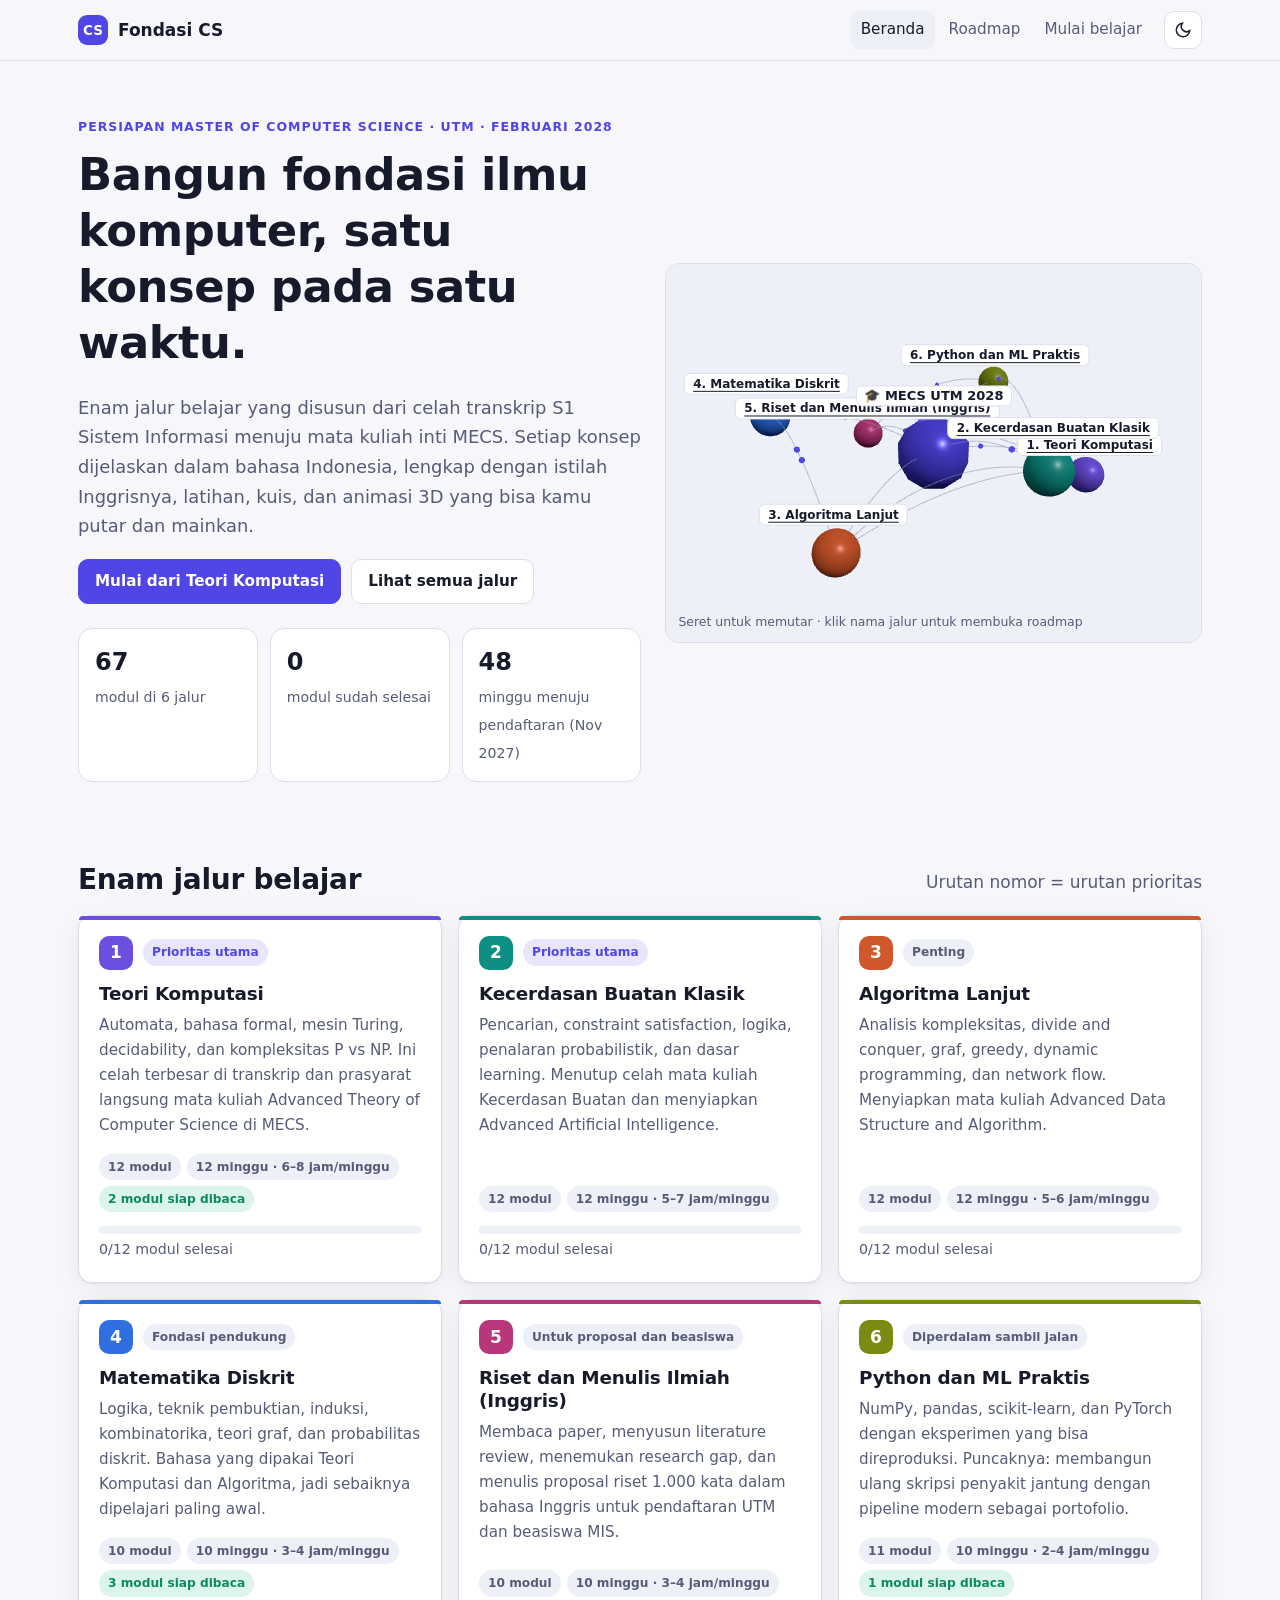
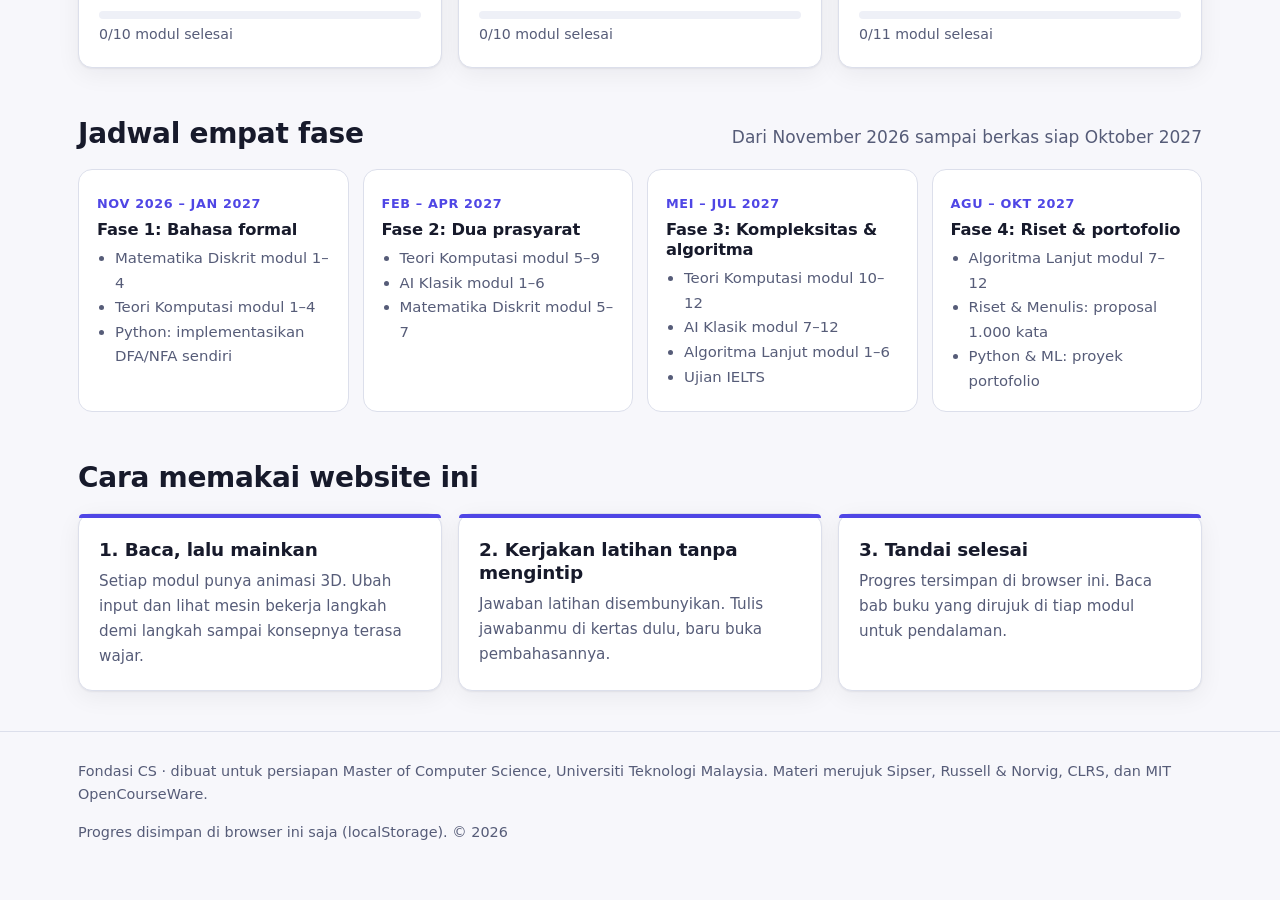
<file: index.html>
<!doctype html>
<html lang="id">
<head>
  <meta charset="utf-8">
  <meta name="viewport" content="width=device-width, initial-scale=1">
  <title>Fondasi CS · Persiapan Master of Computer Science UTM</title>
  <meta name="description" content="Website belajar mandiri berbahasa Indonesia untuk menyiapkan fondasi Master of Computer Science: Teori Komputasi, AI klasik, algoritma, matematika diskrit, riset, dan ML, dengan animasi 3D interaktif.">
  <meta name="theme-color" content="#4f46e5">
  <link rel="icon" href="assets/favicon.svg" type="image/svg+xml">
  <script>try{var t=localStorage.getItem("fondasi-cs:theme");if(t)document.documentElement.dataset.theme=t}catch(e){}</script>
  <link rel="stylesheet" href="assets/css/style.css">
  <script type="importmap">{"imports":{"three":"./assets/vendor/three/three.module.min.js","three/addons/":"./assets/vendor/three/addons/"}}</script>
</head>
<body>
  <a class="skip-link" href="#main">Lewati ke konten</a>
  <header class="site-header">
    <div class="wrap">
      <a class="brand" href="./"><span class="brand-mark" aria-hidden="true">CS</span> Fondasi CS</a>
      <nav class="nav" aria-label="Navigasi utama">
        <a href="./" aria-current="page">Beranda</a>
        <a class="hide-sm" href="roadmap.html?jalur=teori-komputasi">Roadmap</a>
        <a class="hide-sm" href="teori-komputasi/01-bahasa-dan-dfa.html">Mulai belajar</a>
      </nav>
      <button class="icon-btn" type="button" data-theme-toggle aria-label="Ganti tema"></button>
    </div>
  </header>

  <main id="main" class="wrap">
    <section class="hero">
      <div>
        <p class="eyebrow">Persiapan Master of Computer Science · UTM · Februari 2028</p>
        <h1>Bangun fondasi ilmu komputer, satu konsep pada satu waktu.</h1>
        <p class="lead">Enam jalur belajar yang disusun dari celah transkrip S1 Sistem Informasi menuju mata kuliah inti MECS. Setiap konsep dijelaskan dalam bahasa Indonesia, lengkap dengan istilah Inggrisnya, latihan, kuis, dan animasi 3D yang bisa kamu putar dan mainkan.</p>
        <div class="hero-actions">
          <a class="btn btn-primary" href="teori-komputasi/01-bahasa-dan-dfa.html">Mulai dari Teori Komputasi</a>
          <a class="btn" href="#jalur">Lihat semua jalur</a>
        </div>
        <div class="stats">
          <div class="stat"><b data-stat-total>–</b><span>modul di 6 jalur</span></div>
          <div class="stat"><b data-stat-done>0</b><span>modul sudah selesai</span></div>
          <div class="stat"><b data-stat-weeks>–</b><span>minggu menuju pendaftaran (Nov 2027)</span></div>
        </div>
      </div>
      <div class="hero-viz" data-hero-viz>
        <span class="hint">Seret untuk memutar · klik nama jalur untuk membuka roadmap</span>
      </div>
    </section>

    <section id="jalur" aria-labelledby="jalur-title">
      <div class="section-head">
        <h2 id="jalur-title">Enam jalur belajar</h2>
        <span class="muted">Urutan nomor = urutan prioritas</span>
      </div>
      <div class="grid-cards" data-track-cards></div>
    </section>

    <section aria-labelledby="fase-title">
      <div class="section-head">
        <h2 id="fase-title">Jadwal empat fase</h2>
        <span class="muted">Dari November 2026 sampai berkas siap Oktober 2027</span>
      </div>
      <div class="phases" data-phases></div>
    </section>

    <section aria-labelledby="cara-title">
      <div class="section-head"><h2 id="cara-title">Cara memakai website ini</h2></div>
      <div class="grid-cards">
        <div class="card"><h3>1. Baca, lalu mainkan</h3><p>Setiap modul punya animasi 3D. Ubah input dan lihat mesin bekerja langkah demi langkah sampai konsepnya terasa wajar.</p></div>
        <div class="card"><h3>2. Kerjakan latihan tanpa mengintip</h3><p>Jawaban latihan disembunyikan. Tulis jawabanmu di kertas dulu, baru buka pembahasannya.</p></div>
        <div class="card"><h3>3. Tandai selesai</h3><p>Progres tersimpan di browser ini. Baca bab buku yang dirujuk di tiap modul untuk pendalaman.</p></div>
      </div>
    </section>
  </main>

  <footer class="site-footer">
    <div class="wrap">
      <p>Fondasi CS · dibuat untuk persiapan Master of Computer Science, Universiti Teknologi Malaysia. Materi merujuk Sipser, Russell &amp; Norvig, CLRS, dan MIT OpenCourseWare.</p>
      <p>Progres disimpan di browser ini saja (localStorage). © <span data-year></span></p>
    </div>
  </footer>

  <script type="module" src="assets/js/app.js"></script>
  <script type="module" src="assets/js/pages/home.js"></script>
</body>
</html>
</file>
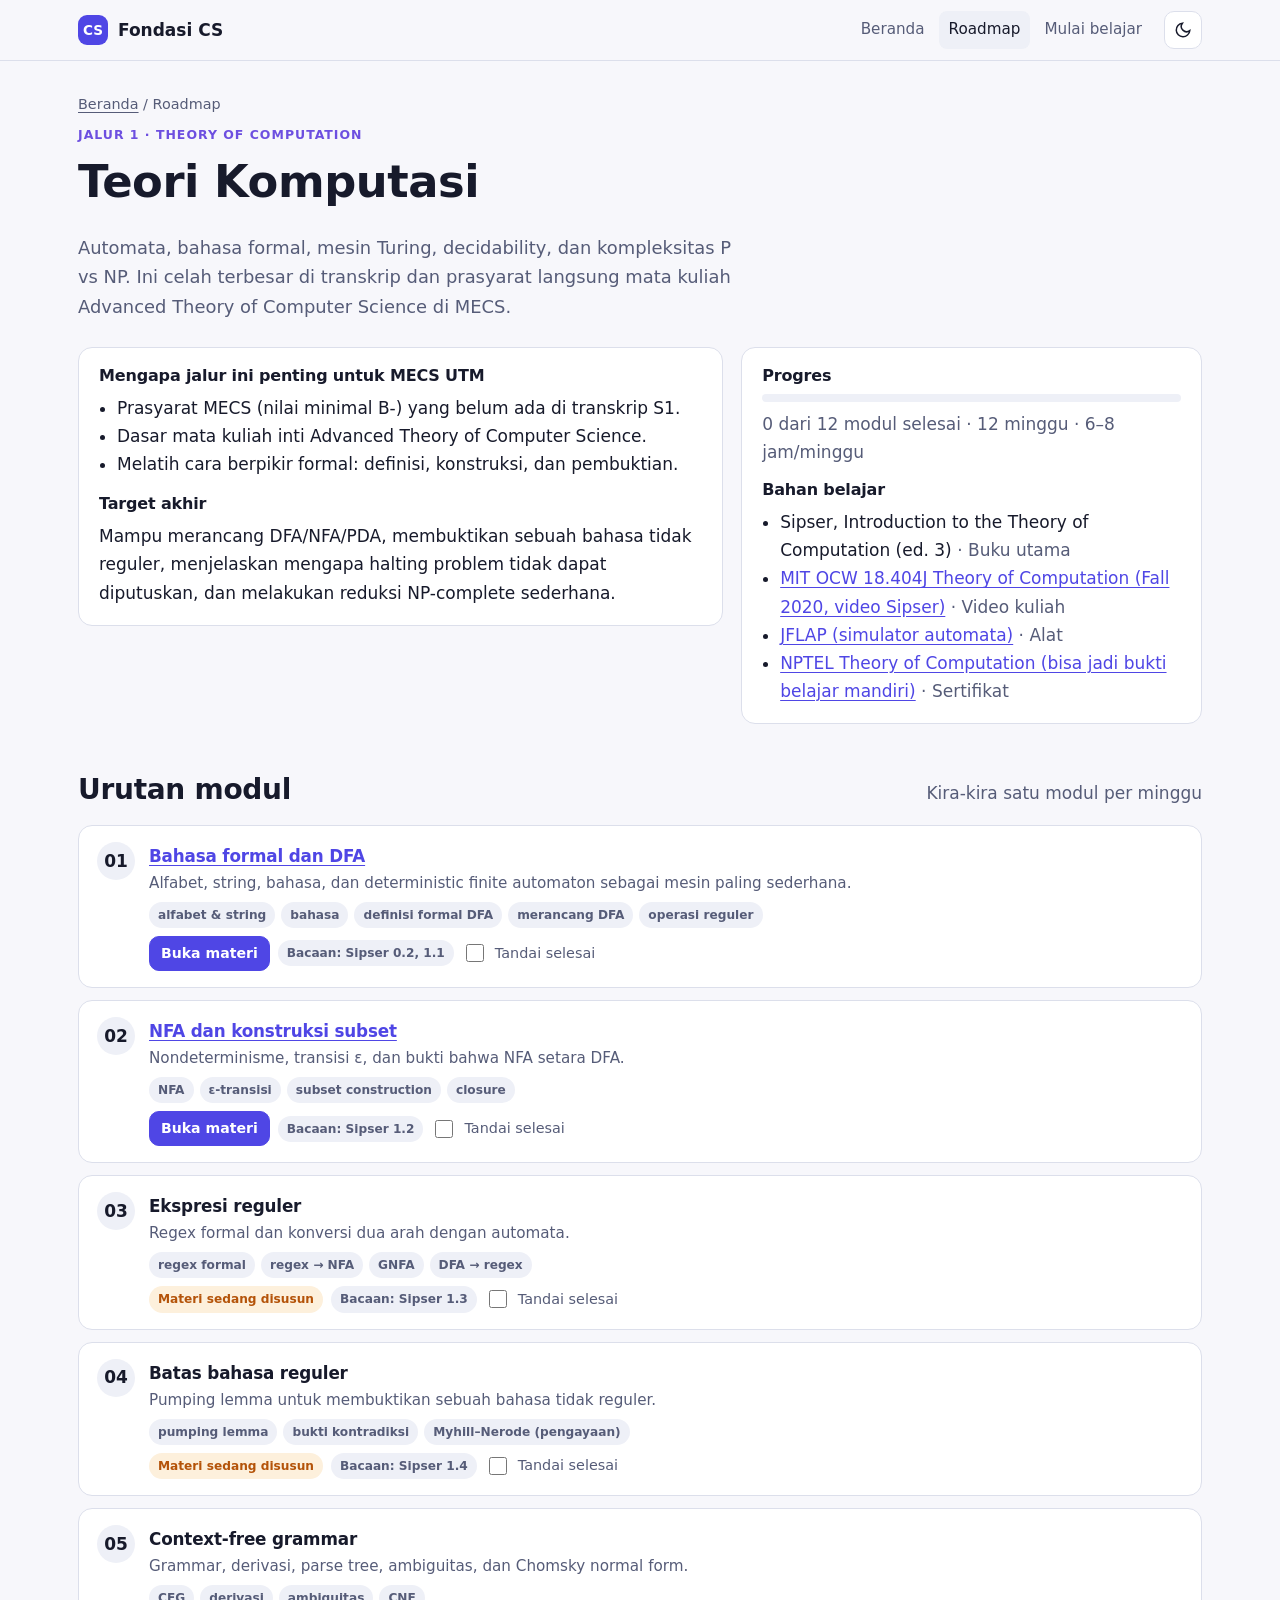
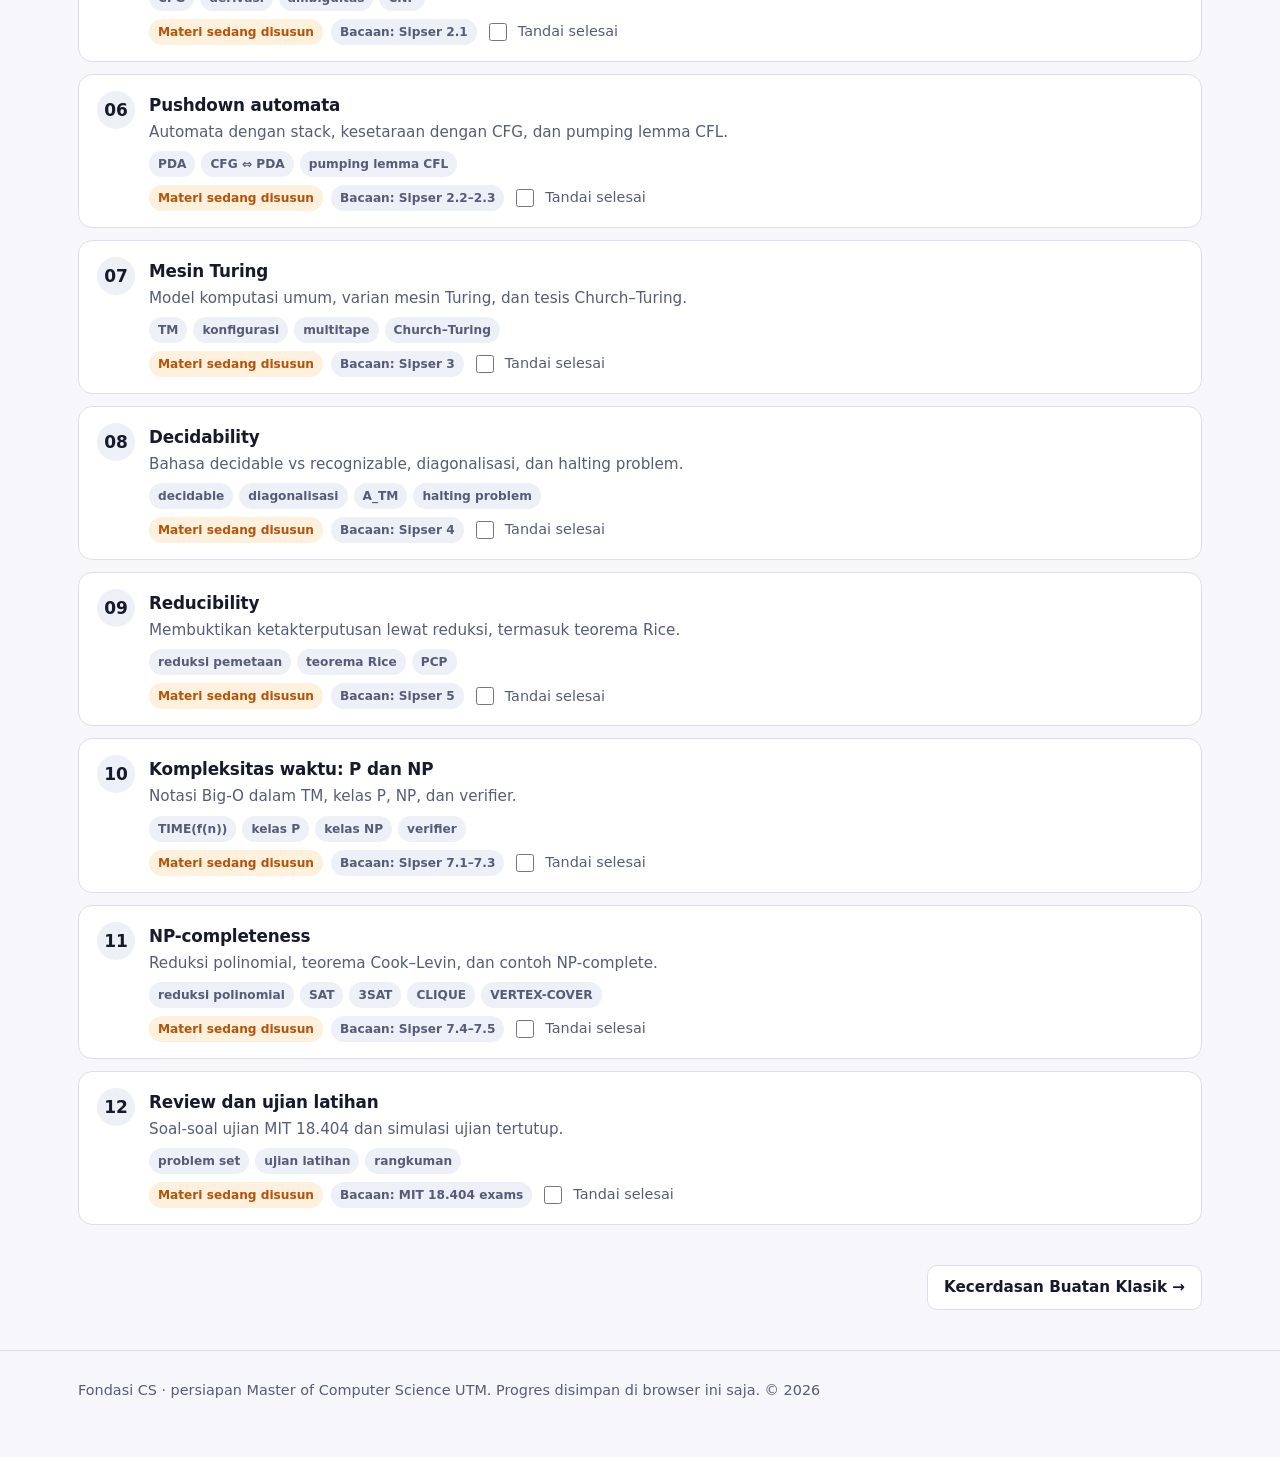
<file: roadmap.html>
<!doctype html>
<html lang="id">
<head>
  <meta charset="utf-8">
  <meta name="viewport" content="width=device-width, initial-scale=1">
  <title>Roadmap · Fondasi CS</title>
  <meta name="description" content="Roadmap modul per jalur belajar: Teori Komputasi, AI klasik, algoritma lanjut, matematika diskrit, riset dan menulis ilmiah, Python dan ML.">
  <meta name="theme-color" content="#4f46e5">
  <link rel="icon" href="assets/favicon.svg" type="image/svg+xml">
  <script>try{var t=localStorage.getItem("fondasi-cs:theme");if(t)document.documentElement.dataset.theme=t}catch(e){}</script>
  <link rel="stylesheet" href="assets/css/style.css">
</head>
<body>
  <a class="skip-link" href="#main">Lewati ke konten</a>
  <header class="site-header">
    <div class="wrap">
      <a class="brand" href="./"><span class="brand-mark" aria-hidden="true">CS</span> Fondasi CS</a>
      <nav class="nav" aria-label="Navigasi utama">
        <a href="./">Beranda</a>
        <a class="hide-sm" href="roadmap.html?jalur=teori-komputasi" aria-current="page">Roadmap</a>
        <a class="hide-sm" href="teori-komputasi/01-bahasa-dan-dfa.html">Mulai belajar</a>
      </nav>
      <button class="icon-btn" type="button" data-theme-toggle aria-label="Ganti tema"></button>
    </div>
  </header>

  <main id="main" class="wrap" data-roadmap>
    <noscript><p>Halaman roadmap butuh JavaScript. Aktifkan JavaScript untuk melihat daftar modul.</p></noscript>
  </main>

  <footer class="site-footer">
    <div class="wrap">
      <p>Fondasi CS · persiapan Master of Computer Science UTM. Progres disimpan di browser ini saja. © <span data-year></span></p>
    </div>
  </footer>

  <script type="module" src="assets/js/app.js"></script>
  <script type="module" src="assets/js/pages/roadmap.js"></script>
</body>
</html>
</file>
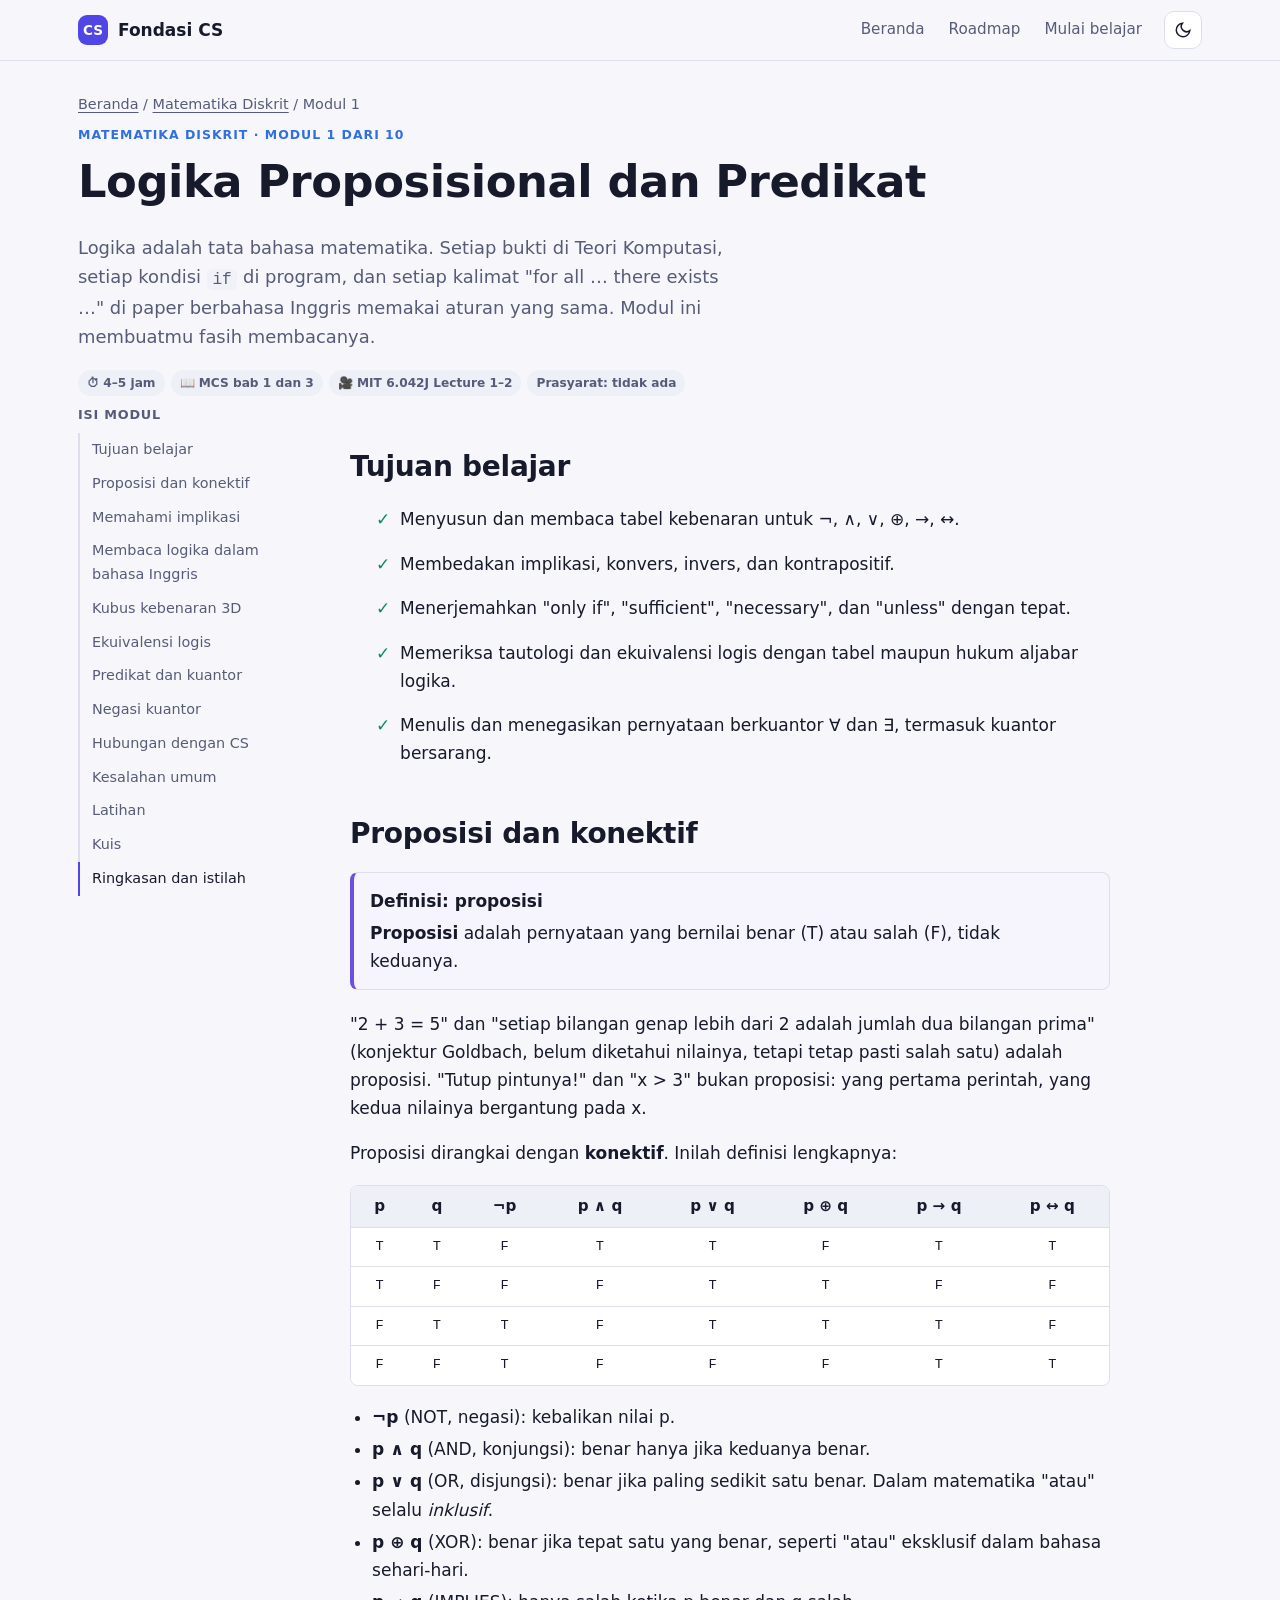
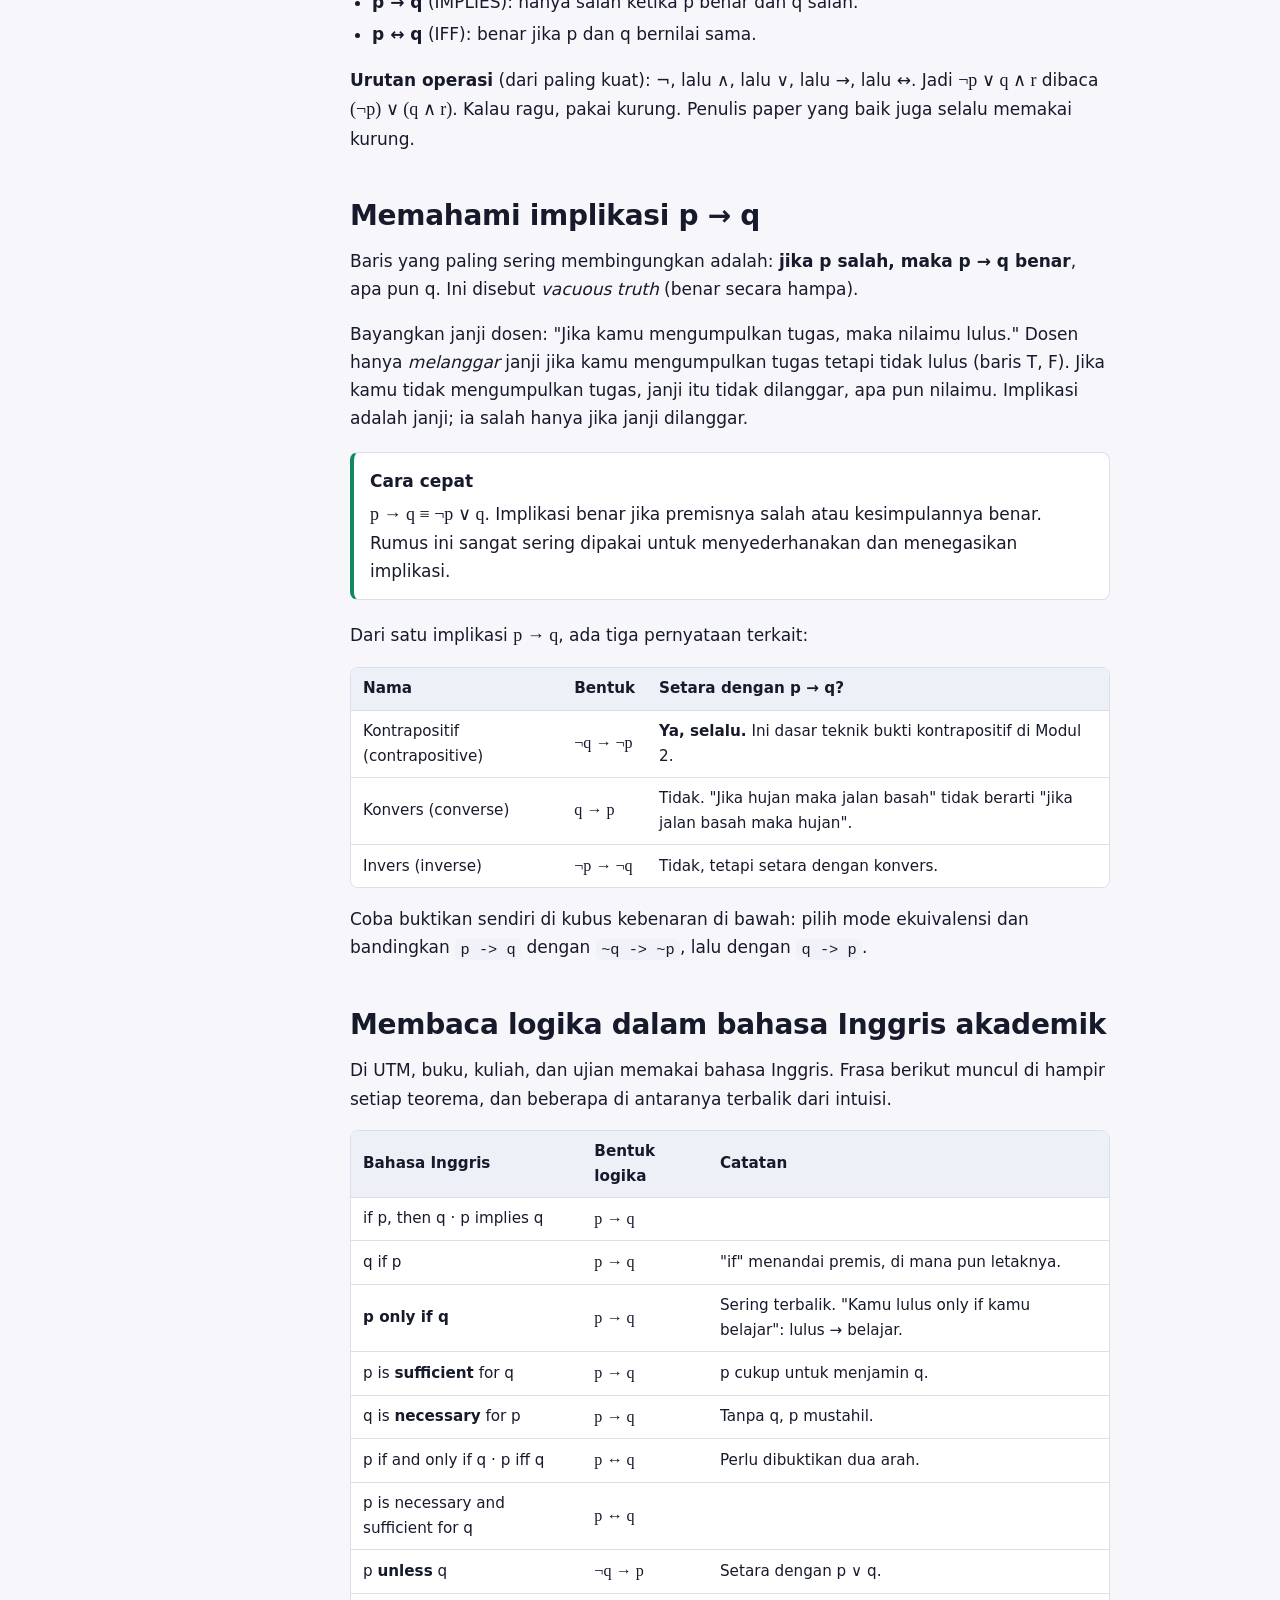
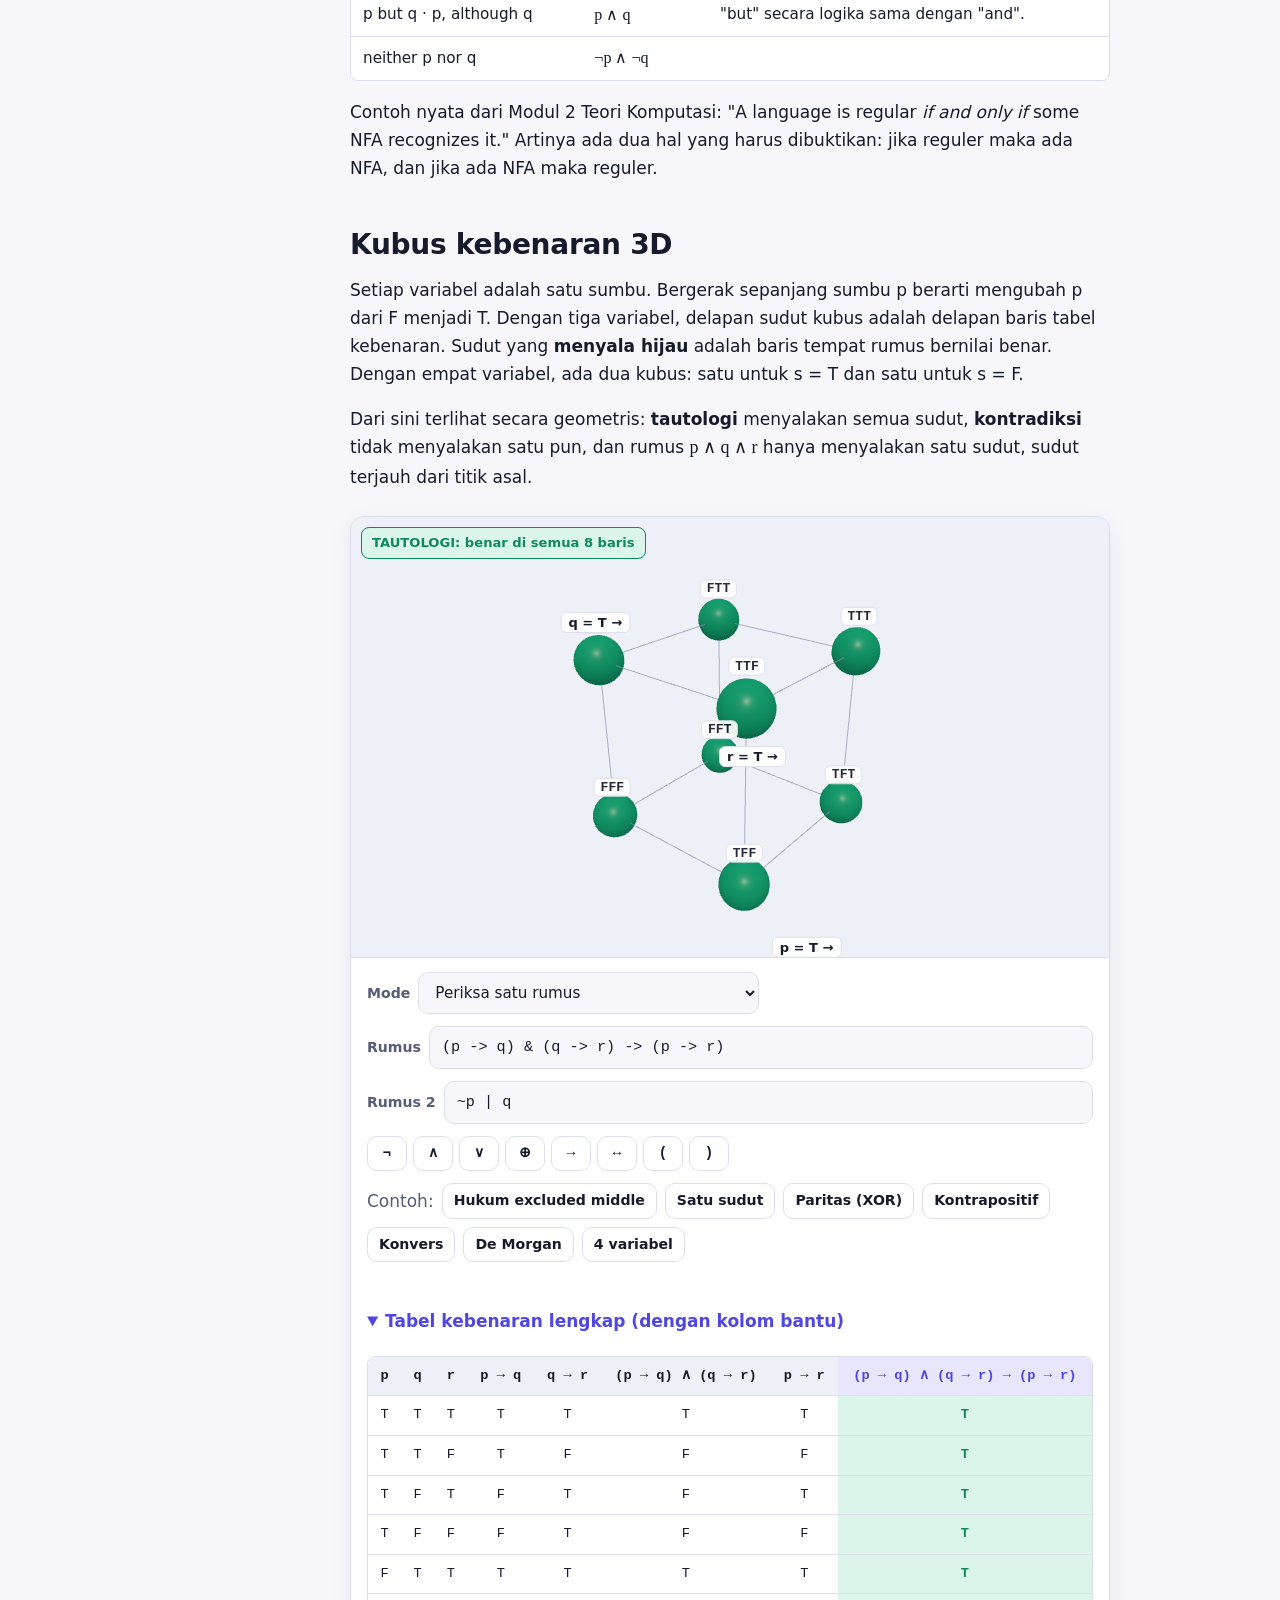
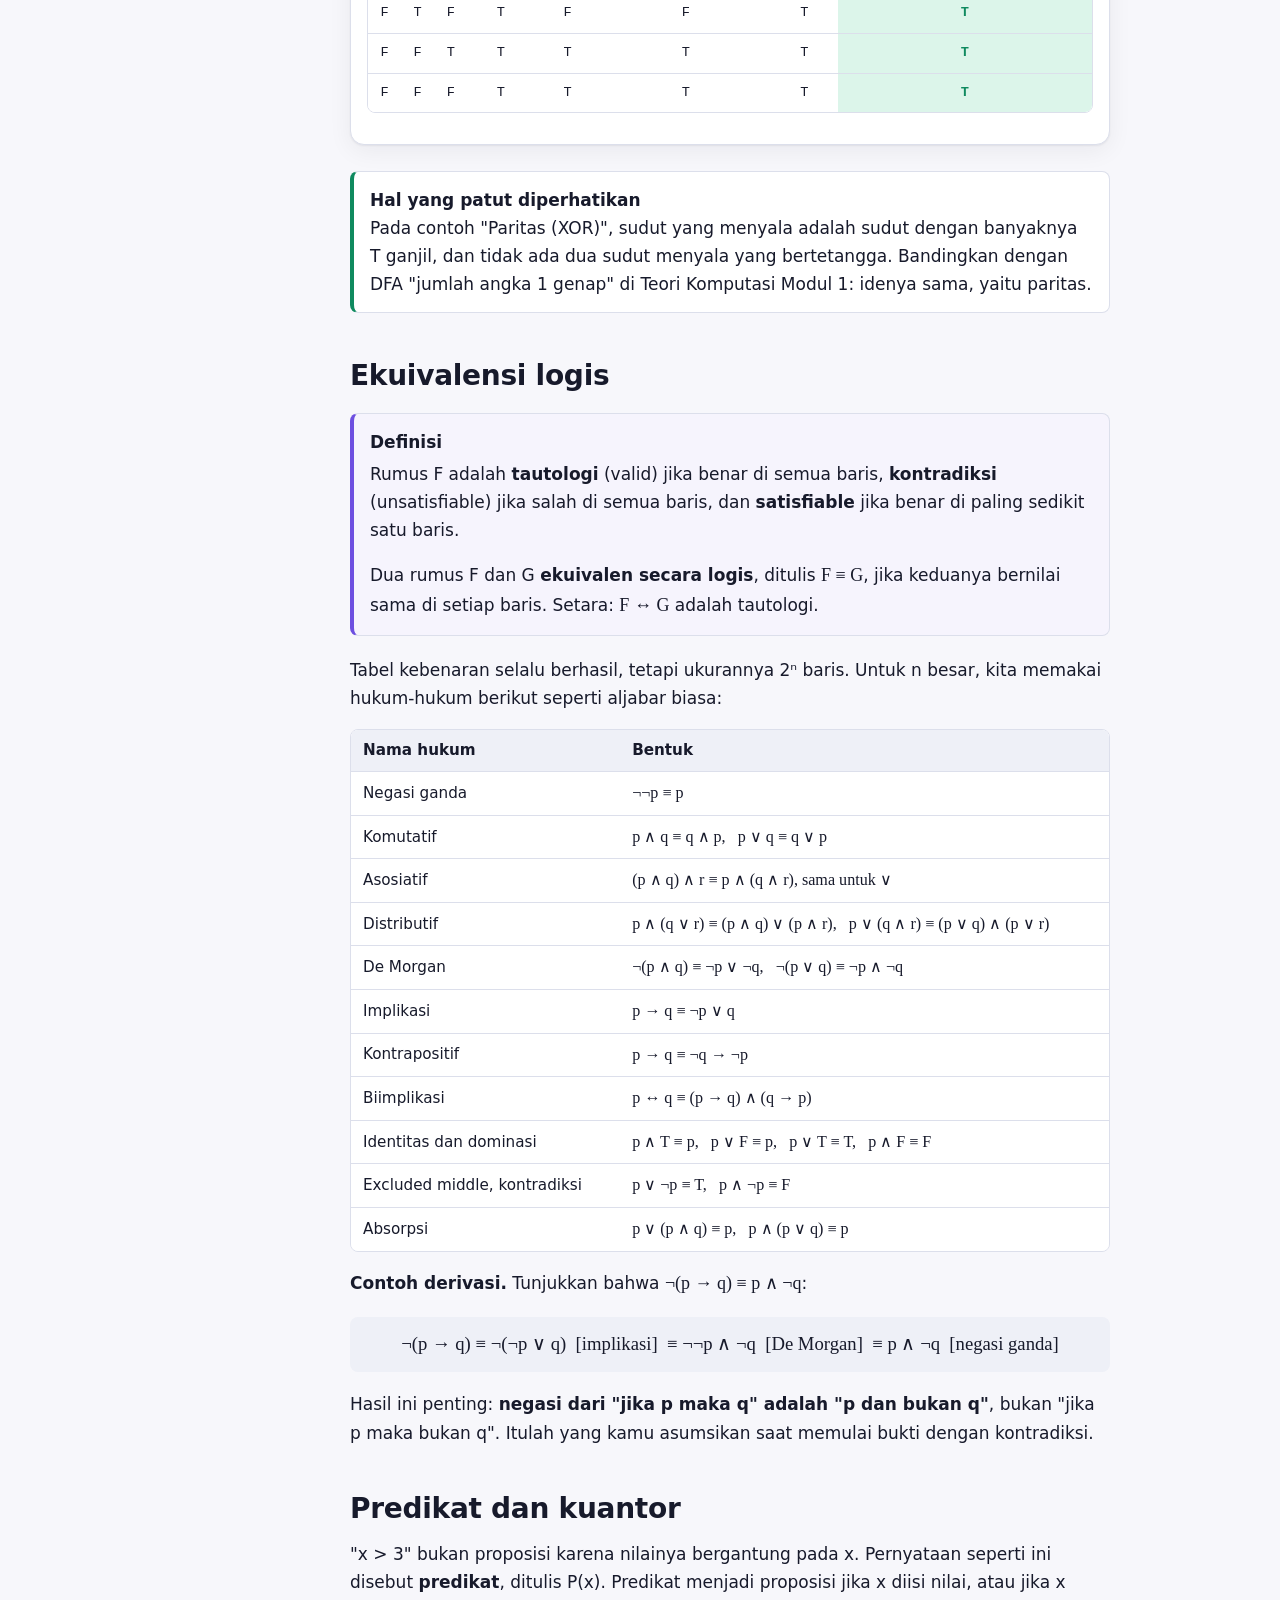
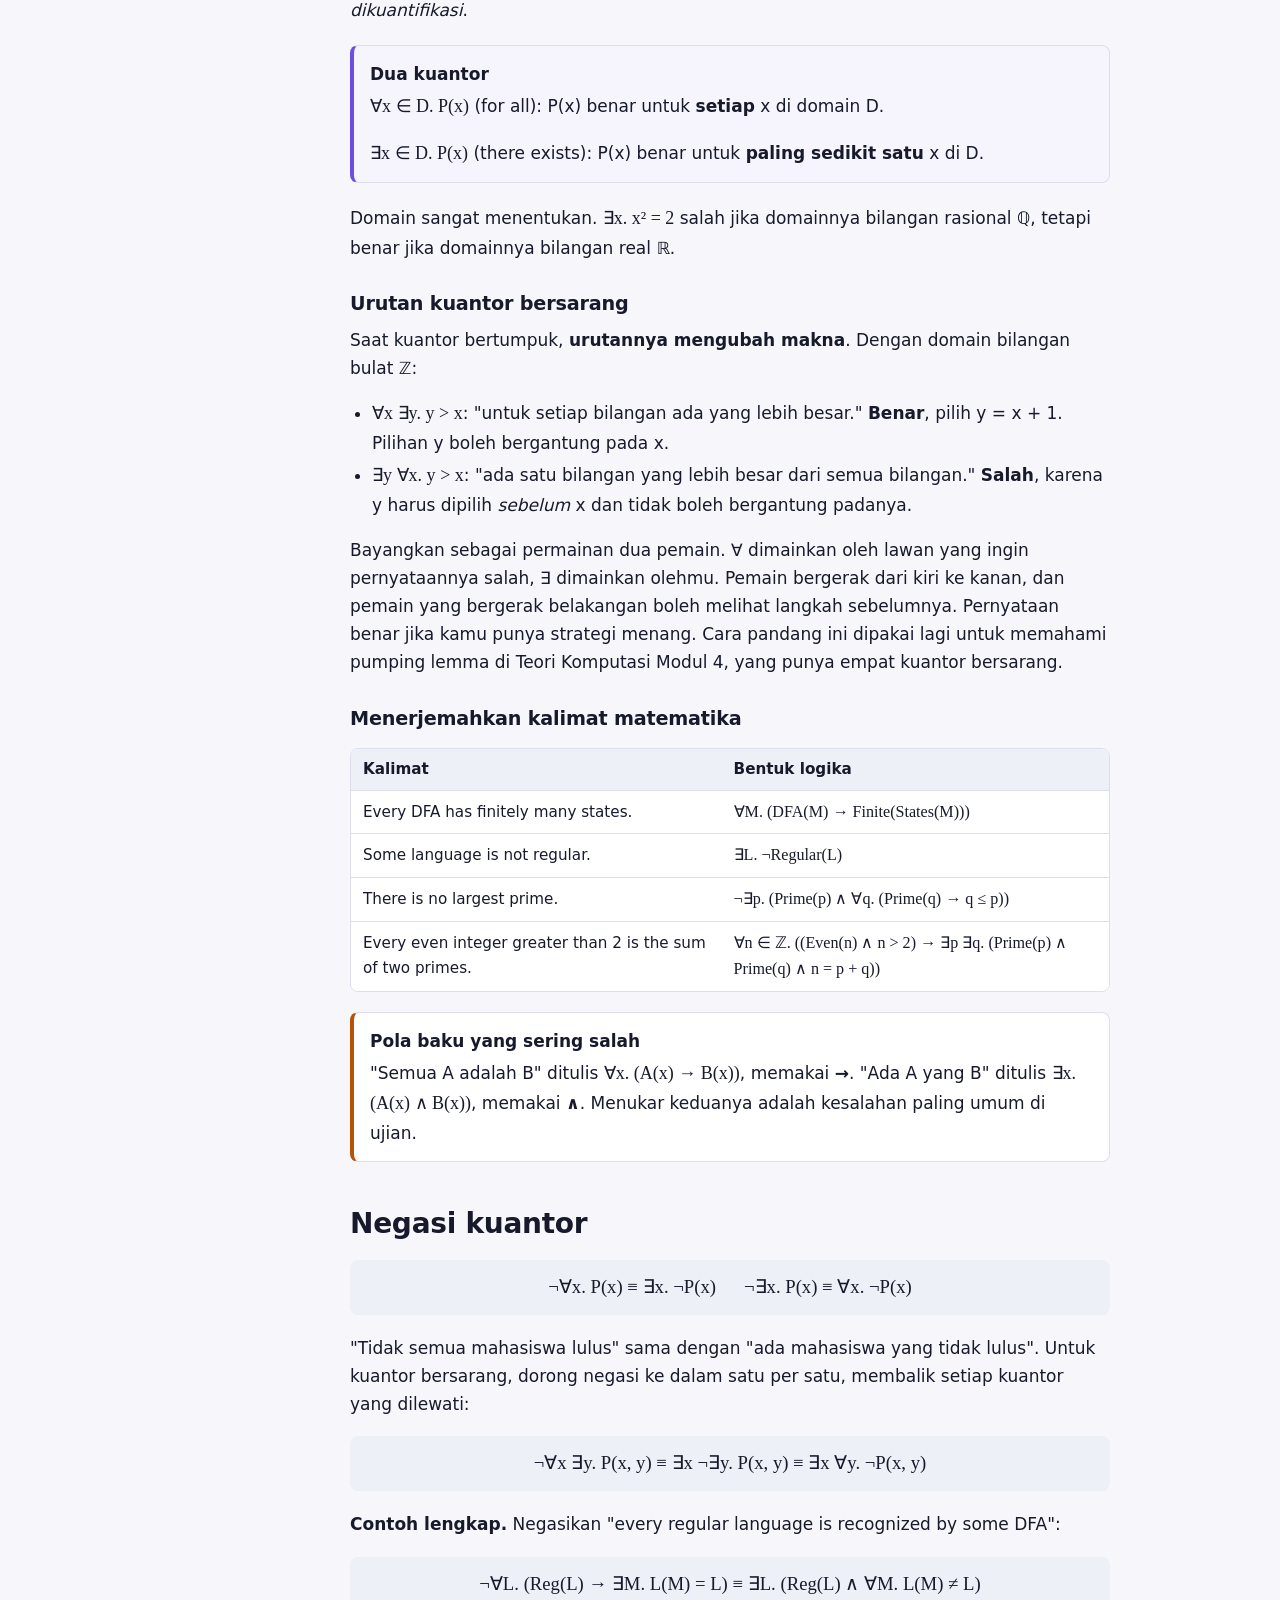
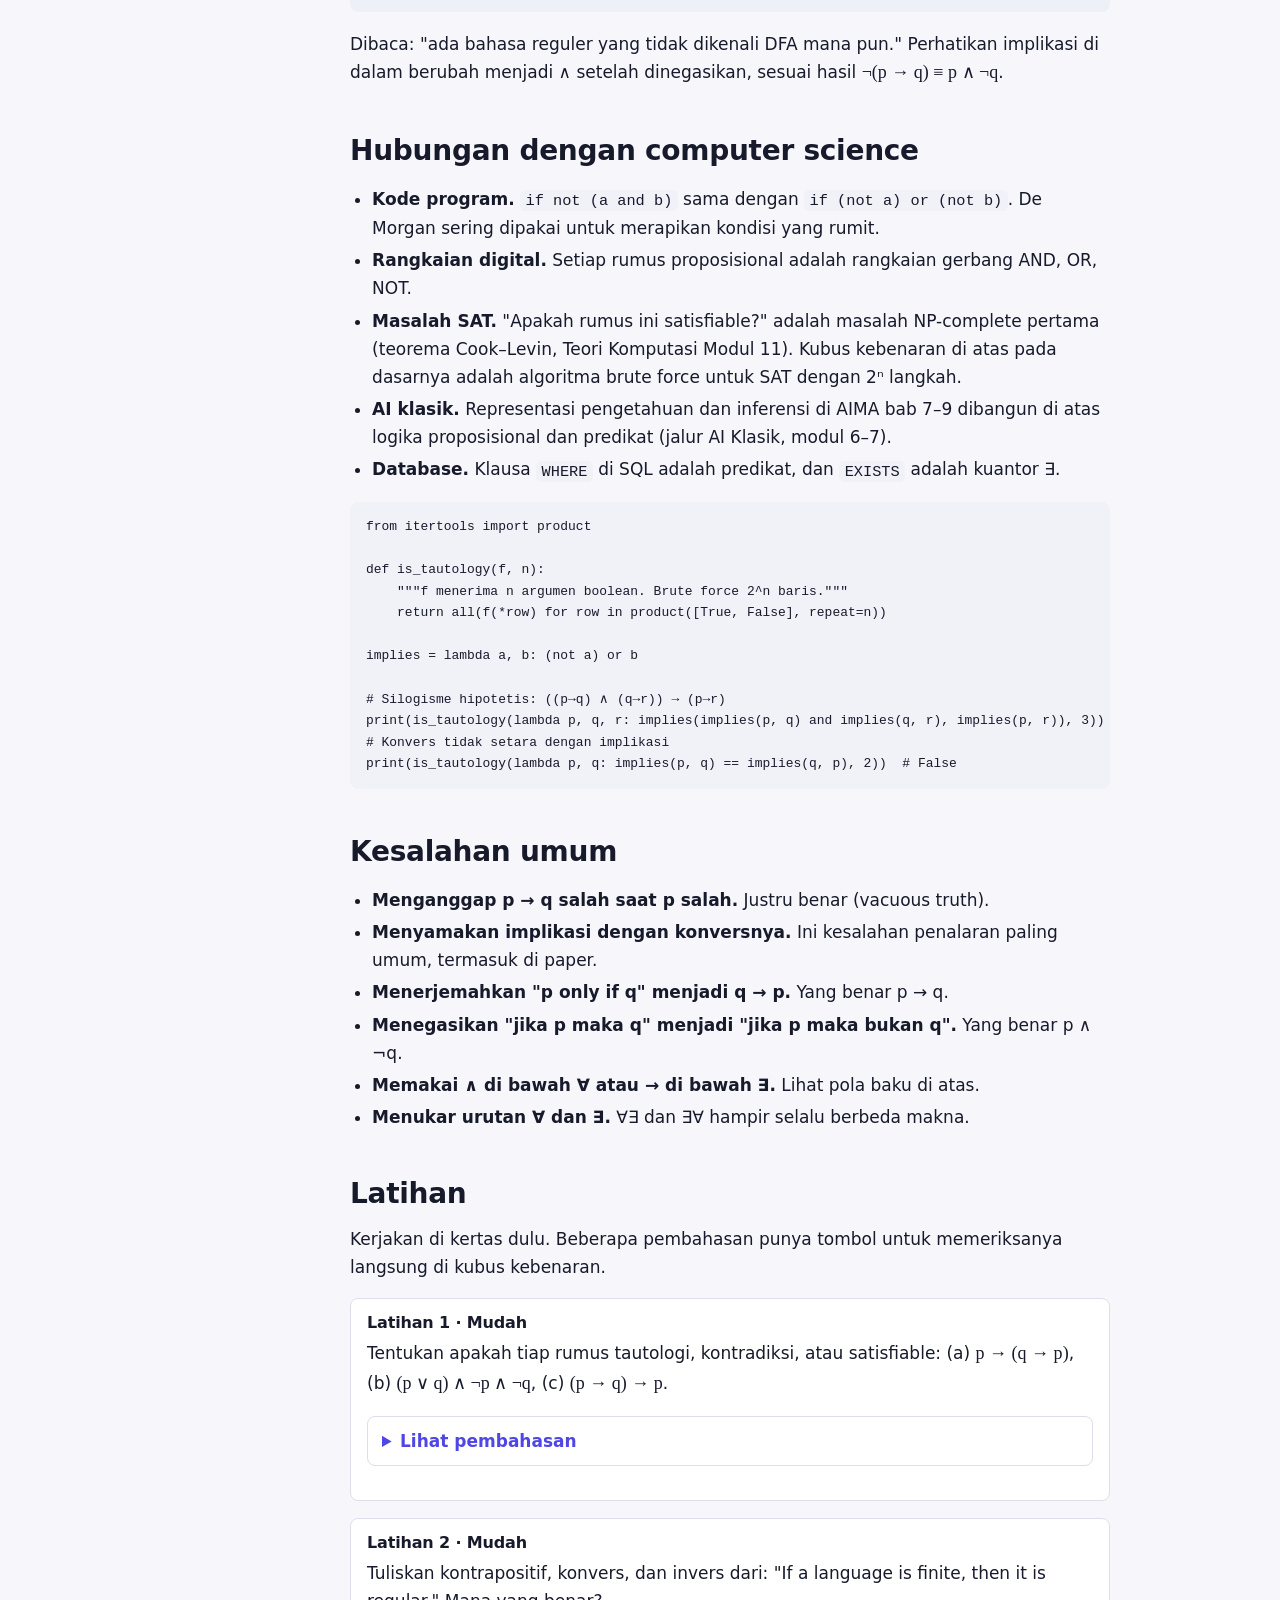
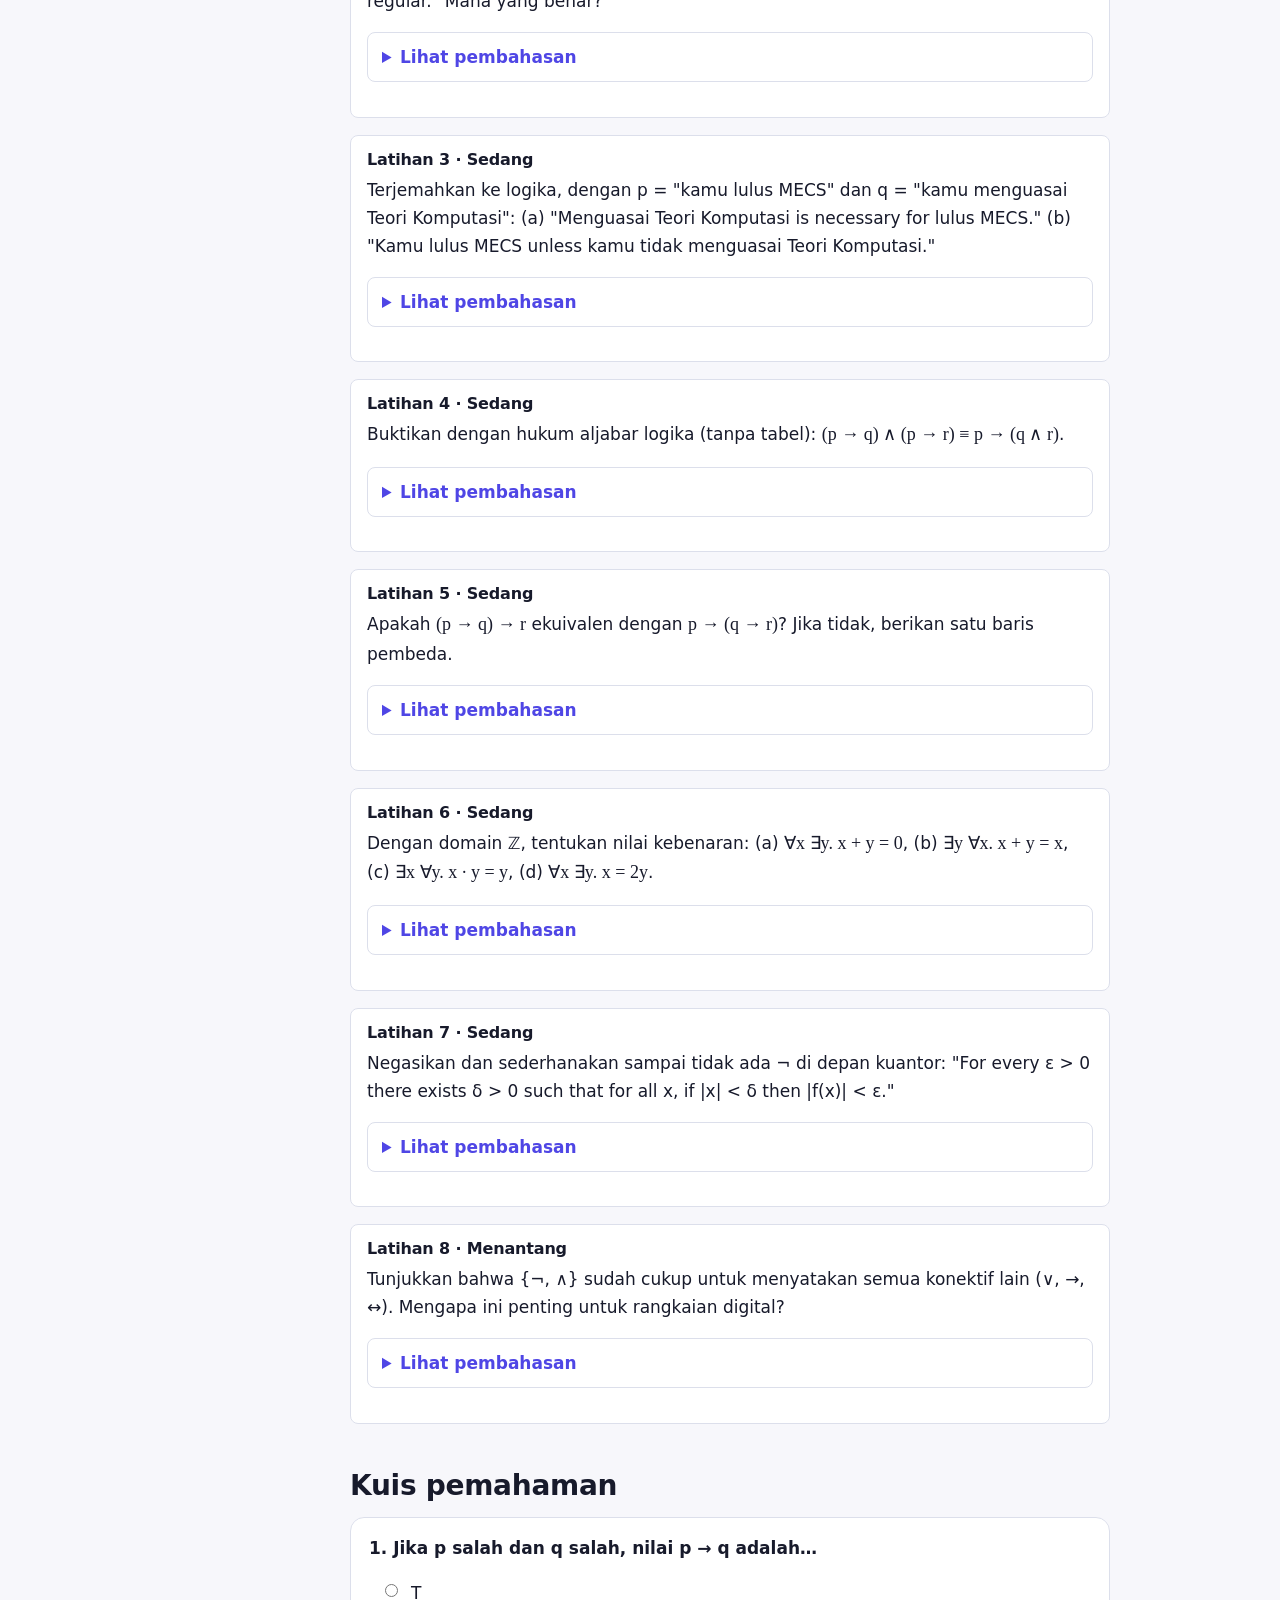
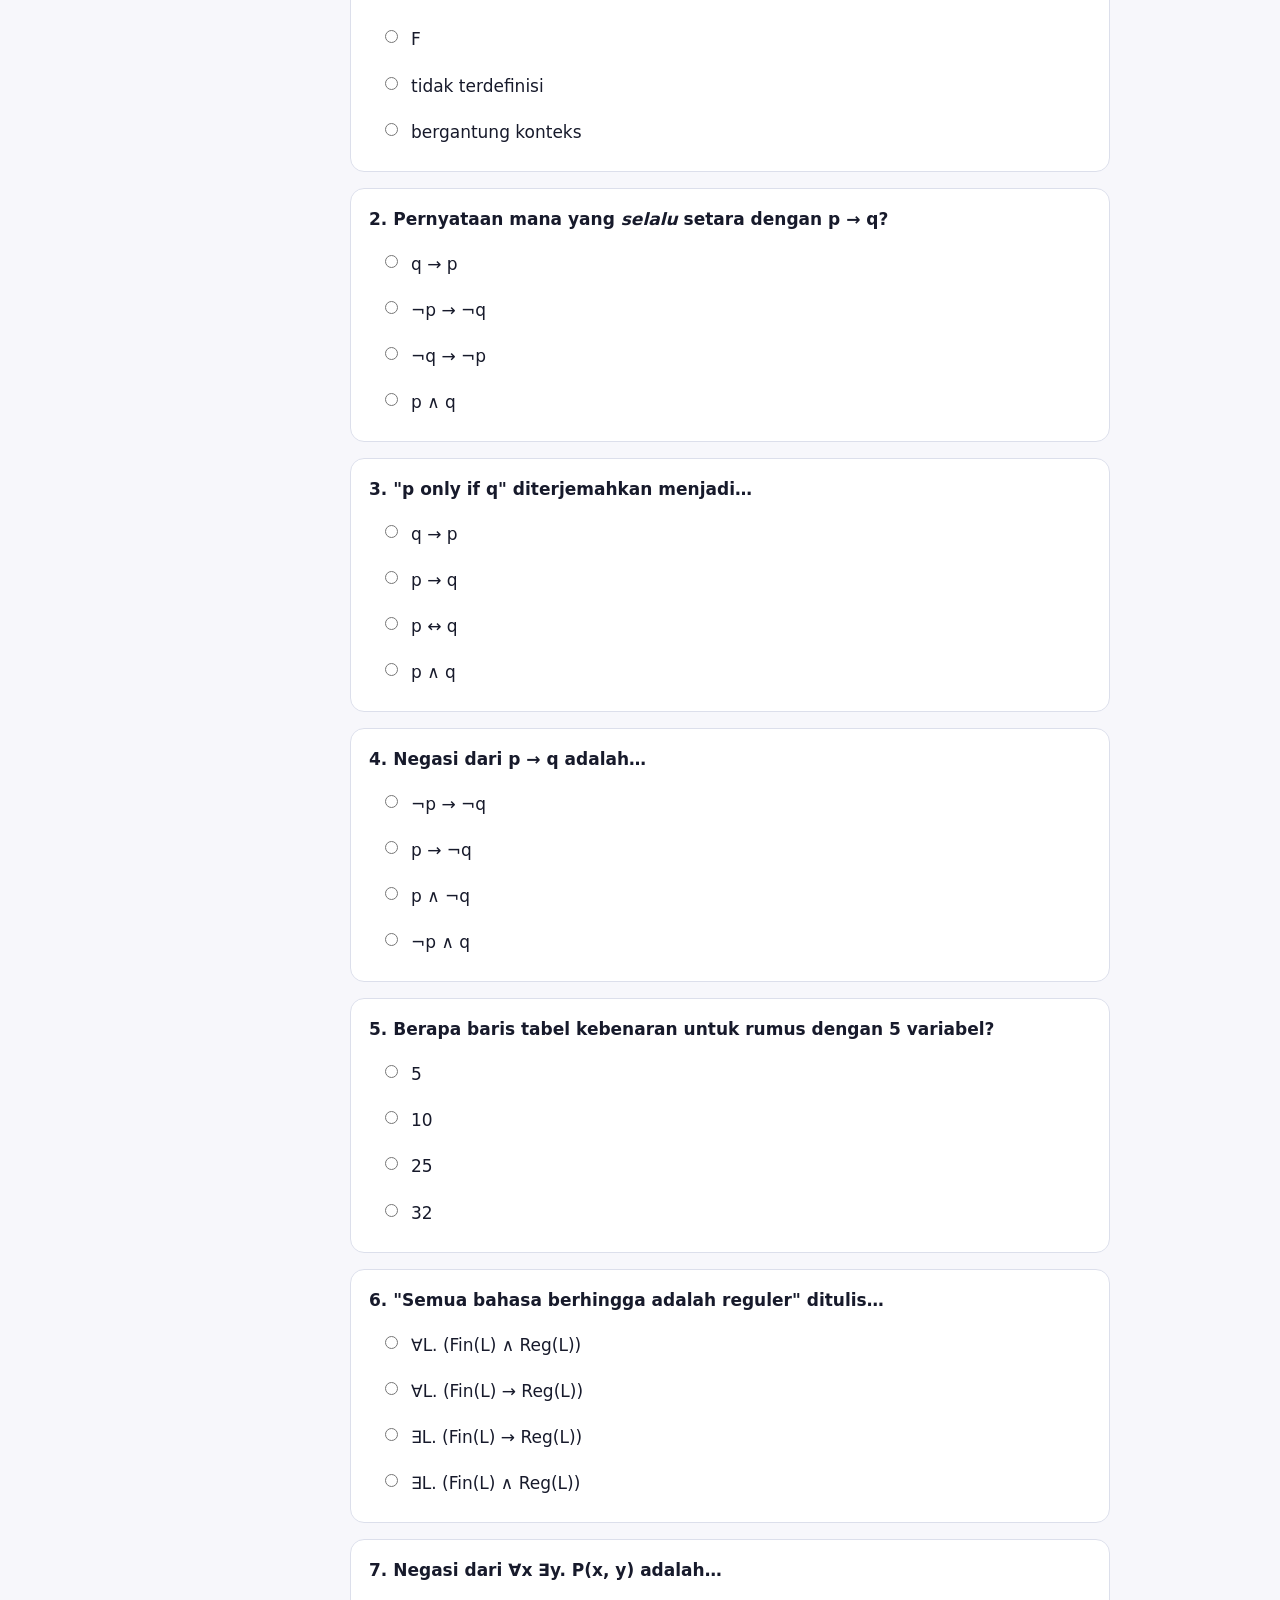
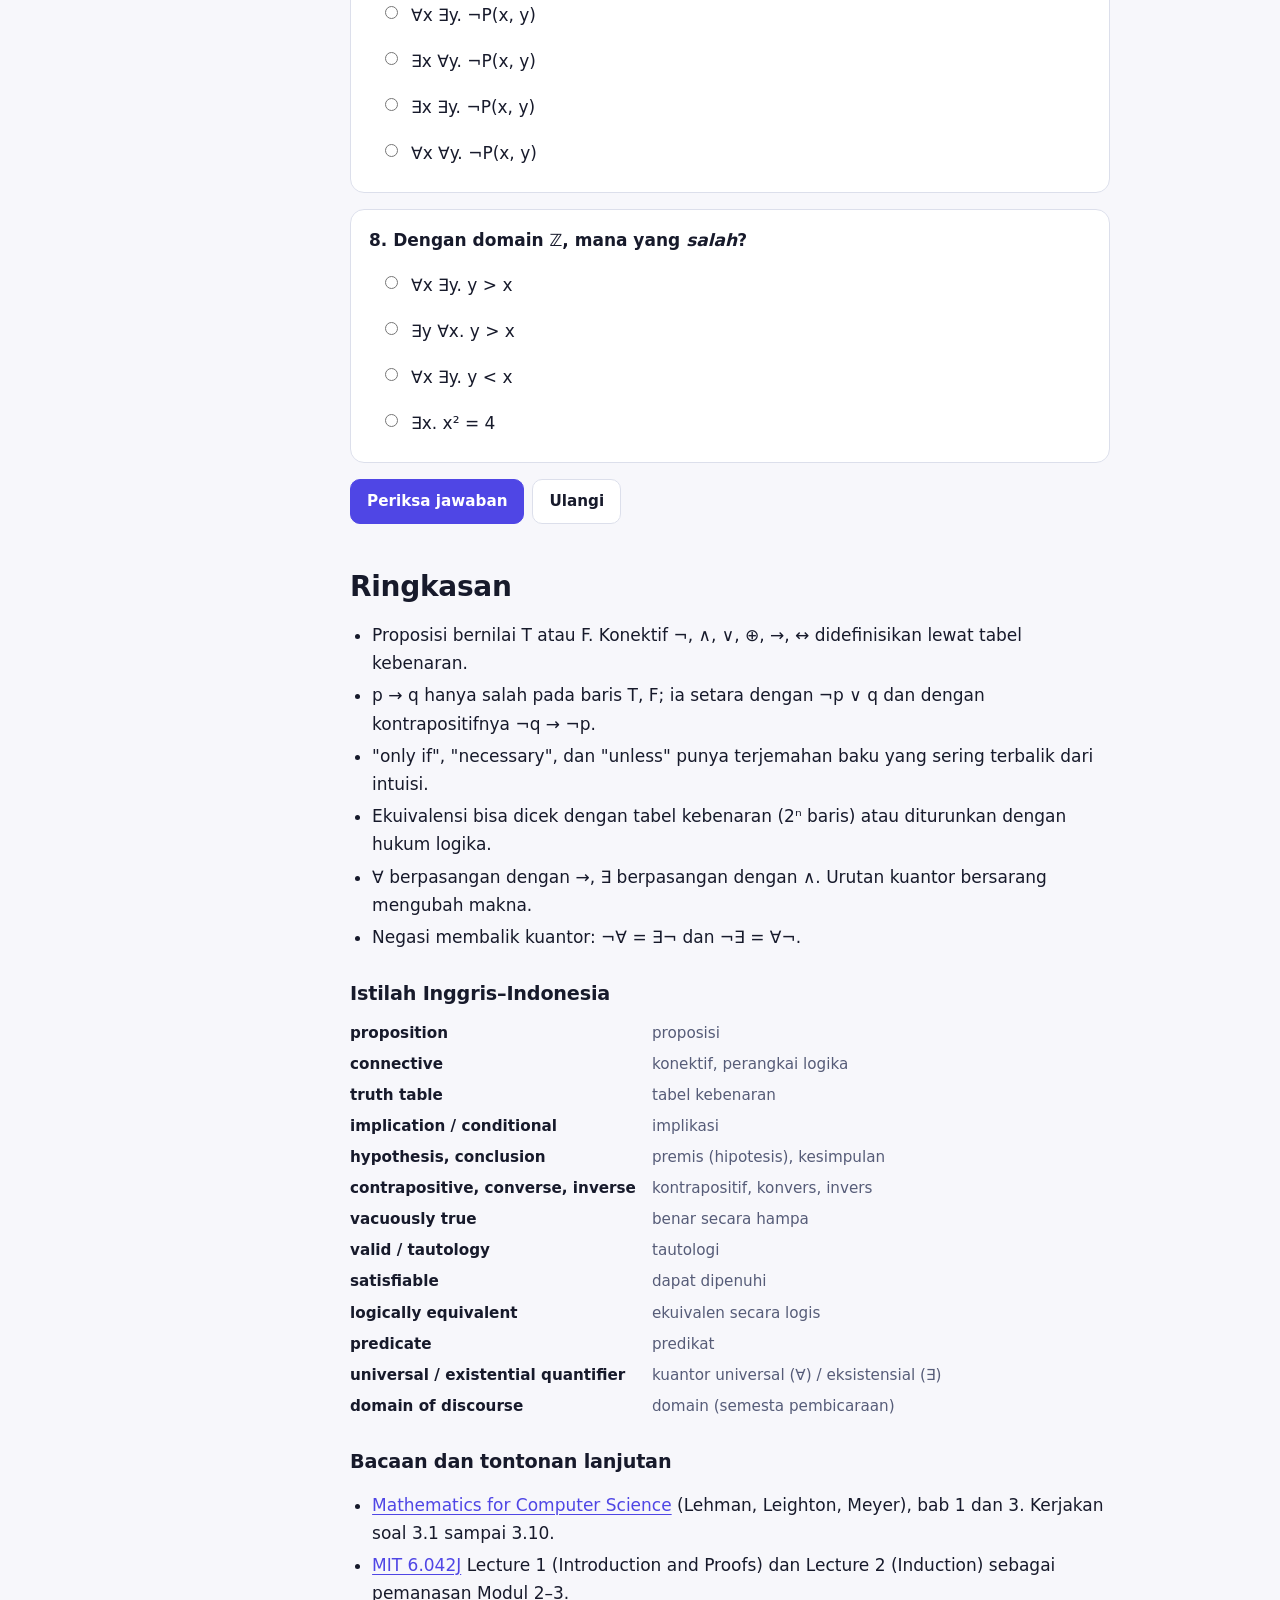
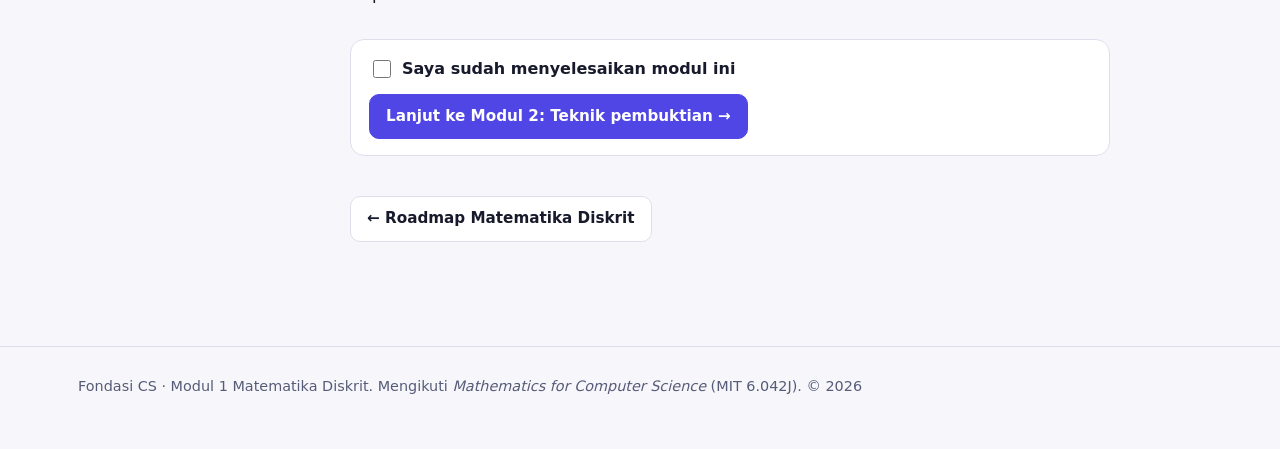
<file: matematika-diskrit/01-logika.html>
<!doctype html>
<html lang="id">
<head>
  <meta charset="utf-8">
  <meta name="viewport" content="width=device-width, initial-scale=1">
  <title>Logika Proposisional dan Predikat · Matematika Diskrit · Fondasi CS</title>
  <meta name="description" content="Modul 1 Matematika Diskrit: proposisi, konektif, implikasi, ekuivalensi logis, kuantor, dan negasi, dengan kubus kebenaran 3D interaktif.">
  <meta name="theme-color" content="#4f46e5">
  <link rel="icon" href="../assets/favicon.svg" type="image/svg+xml">
  <script>try{var t=localStorage.getItem("fondasi-cs:theme");if(t)document.documentElement.dataset.theme=t}catch(e){}</script>
  <link rel="stylesheet" href="../assets/css/style.css">
  <script type="importmap">{"imports":{"three":"../assets/vendor/three/three.module.min.js","three/addons/":"../assets/vendor/three/addons/"}}</script>
</head>
<body>
  <a class="skip-link" href="#main">Lewati ke konten</a>
  <header class="site-header">
    <div class="wrap">
      <a class="brand" href="../"><span class="brand-mark" aria-hidden="true">CS</span> Fondasi CS</a>
      <nav class="nav" aria-label="Navigasi utama">
        <a href="../">Beranda</a>
        <a class="hide-sm" href="../roadmap.html?jalur=matematika-diskrit">Roadmap</a>
        <a class="hide-sm" href="../teori-komputasi/01-bahasa-dan-dfa.html">Mulai belajar</a>
      </nav>
      <button class="icon-btn" type="button" data-theme-toggle aria-label="Ganti tema"></button>
    </div>
  </header>

  <div class="wrap">
    <div class="page-head">
      <nav class="breadcrumb" aria-label="Breadcrumb"><a href="../">Beranda</a> / <a href="../roadmap.html?jalur=matematika-diskrit">Matematika Diskrit</a> / Modul 1</nav>
      <p class="eyebrow" style="color:var(--t-math)">Matematika Diskrit · Modul 1 dari 10</p>
      <h1>Logika Proposisional dan Predikat</h1>
      <p class="lead">Logika adalah tata bahasa matematika. Setiap bukti di Teori Komputasi, setiap kondisi <code>if</code> di program, dan setiap kalimat "for all … there exists …" di paper berbahasa Inggris memakai aturan yang sama. Modul ini membuatmu fasih membacanya.</p>
      <div class="lesson-meta">
        <span class="badge">⏱ 4–5 jam</span>
        <span class="badge">📖 MCS bab 1 dan 3</span>
        <span class="badge">🎥 MIT 6.042J Lecture 1–2</span>
        <span class="badge">Prasyarat: tidak ada</span>
      </div>
    </div>

    <div class="lesson">
      <nav class="toc" aria-label="Daftar isi modul">
        <div class="toc-title">Isi modul</div>
        <ol>
          <li><a href="#tujuan">Tujuan belajar</a></li>
          <li><a href="#proposisi">Proposisi dan konektif</a></li>
          <li><a href="#implikasi">Memahami implikasi</a></li>
          <li><a href="#inggris">Membaca logika dalam bahasa Inggris</a></li>
          <li><a href="#kubus">Kubus kebenaran 3D</a></li>
          <li><a href="#ekuivalensi">Ekuivalensi logis</a></li>
          <li><a href="#predikat">Predikat dan kuantor</a></li>
          <li><a href="#negasi">Negasi kuantor</a></li>
          <li><a href="#cs">Hubungan dengan CS</a></li>
          <li><a href="#kesalahan">Kesalahan umum</a></li>
          <li><a href="#latihan">Latihan</a></li>
          <li><a href="#kuis">Kuis</a></li>
          <li><a href="#ringkasan">Ringkasan dan istilah</a></li>
        </ol>
      </nav>

      <main id="main" class="prose">
        <section id="tujuan">
          <h2>Tujuan belajar</h2>
          <ul class="objectives">
            <li>Menyusun dan membaca tabel kebenaran untuk ¬, ∧, ∨, ⊕, →, ↔.</li>
            <li>Membedakan implikasi, konvers, invers, dan kontrapositif.</li>
            <li>Menerjemahkan "only if", "sufficient", "necessary", dan "unless" dengan tepat.</li>
            <li>Memeriksa tautologi dan ekuivalensi logis dengan tabel maupun hukum aljabar logika.</li>
            <li>Menulis dan menegasikan pernyataan berkuantor ∀ dan ∃, termasuk kuantor bersarang.</li>
          </ul>
        </section>

        <section id="proposisi">
          <h2>Proposisi dan konektif</h2>
          <div class="callout def">
            <span class="callout-title">Definisi: proposisi</span>
            <strong>Proposisi</strong> adalah pernyataan yang bernilai benar (T) atau salah (F), tidak keduanya.
          </div>
          <p>"2 + 3 = 5" dan "setiap bilangan genap lebih dari 2 adalah jumlah dua bilangan prima" (konjektur Goldbach, belum diketahui nilainya, tetapi tetap pasti salah satu) adalah proposisi. "Tutup pintunya!" dan "x &gt; 3" bukan proposisi: yang pertama perintah, yang kedua nilainya bergantung pada x.</p>
          <p>Proposisi dirangkai dengan <strong>konektif</strong>. Inilah definisi lengkapnya:</p>
          <div class="table-wrap">
            <table class="truth">
              <thead><tr><th class="c">p</th><th class="c">q</th><th class="c">¬p</th><th class="c">p ∧ q</th><th class="c">p ∨ q</th><th class="c">p ⊕ q</th><th class="c">p → q</th><th class="c">p ↔ q</th></tr></thead>
              <tbody>
                <tr><td class="c mono">T</td><td class="c mono">T</td><td class="c mono">F</td><td class="c mono">T</td><td class="c mono">T</td><td class="c mono">F</td><td class="c mono">T</td><td class="c mono">T</td></tr>
                <tr><td class="c mono">T</td><td class="c mono">F</td><td class="c mono">F</td><td class="c mono">F</td><td class="c mono">T</td><td class="c mono">T</td><td class="c mono">F</td><td class="c mono">F</td></tr>
                <tr><td class="c mono">F</td><td class="c mono">T</td><td class="c mono">T</td><td class="c mono">F</td><td class="c mono">T</td><td class="c mono">T</td><td class="c mono">T</td><td class="c mono">F</td></tr>
                <tr><td class="c mono">F</td><td class="c mono">F</td><td class="c mono">T</td><td class="c mono">F</td><td class="c mono">F</td><td class="c mono">F</td><td class="c mono">T</td><td class="c mono">T</td></tr>
              </tbody>
            </table>
          </div>
          <ul>
            <li><strong>¬p</strong> (NOT, negasi): kebalikan nilai p.</li>
            <li><strong>p ∧ q</strong> (AND, konjungsi): benar hanya jika keduanya benar.</li>
            <li><strong>p ∨ q</strong> (OR, disjungsi): benar jika paling sedikit satu benar. Dalam matematika "atau" selalu <em>inklusif</em>.</li>
            <li><strong>p ⊕ q</strong> (XOR): benar jika tepat satu yang benar, seperti "atau" eksklusif dalam bahasa sehari-hari.</li>
            <li><strong>p → q</strong> (IMPLIES): hanya salah ketika p benar dan q salah.</li>
            <li><strong>p ↔ q</strong> (IFF): benar jika p dan q bernilai sama.</li>
          </ul>
          <p><strong>Urutan operasi</strong> (dari paling kuat): ¬, lalu ∧, lalu ∨, lalu →, lalu ↔. Jadi <span class="math">¬p ∨ q ∧ r</span> dibaca <span class="math">(¬p) ∨ (q ∧ r)</span>. Kalau ragu, pakai kurung. Penulis paper yang baik juga selalu memakai kurung.</p>
        </section>

        <section id="implikasi">
          <h2>Memahami implikasi p → q</h2>
          <p>Baris yang paling sering membingungkan adalah: <strong>jika p salah, maka p → q benar</strong>, apa pun q. Ini disebut <em>vacuous truth</em> (benar secara hampa).</p>
          <p>Bayangkan janji dosen: "Jika kamu mengumpulkan tugas, maka nilaimu lulus." Dosen hanya <em>melanggar</em> janji jika kamu mengumpulkan tugas tetapi tidak lulus (baris T, F). Jika kamu tidak mengumpulkan tugas, janji itu tidak dilanggar, apa pun nilaimu. Implikasi adalah janji; ia salah hanya jika janji dilanggar.</p>
          <div class="callout tip">
            <span class="callout-title">Cara cepat</span>
            <span class="math">p → q ≡ ¬p ∨ q</span>. Implikasi benar jika premisnya salah atau kesimpulannya benar. Rumus ini sangat sering dipakai untuk menyederhanakan dan menegasikan implikasi.
          </div>
          <p>Dari satu implikasi <span class="math">p → q</span>, ada tiga pernyataan terkait:</p>
          <div class="table-wrap">
            <table>
              <thead><tr><th>Nama</th><th>Bentuk</th><th>Setara dengan p → q?</th></tr></thead>
              <tbody>
                <tr><td>Kontrapositif (contrapositive)</td><td class="math">¬q → ¬p</td><td><strong>Ya, selalu.</strong> Ini dasar teknik bukti kontrapositif di Modul 2.</td></tr>
                <tr><td>Konvers (converse)</td><td class="math">q → p</td><td>Tidak. "Jika hujan maka jalan basah" tidak berarti "jika jalan basah maka hujan".</td></tr>
                <tr><td>Invers (inverse)</td><td class="math">¬p → ¬q</td><td>Tidak, tetapi setara dengan konvers.</td></tr>
              </tbody>
            </table>
          </div>
          <p>Coba buktikan sendiri di kubus kebenaran di bawah: pilih mode ekuivalensi dan bandingkan <code>p -&gt; q</code> dengan <code>~q -&gt; ~p</code>, lalu dengan <code>q -&gt; p</code>.</p>
        </section>

        <section id="inggris">
          <h2>Membaca logika dalam bahasa Inggris akademik</h2>
          <p>Di UTM, buku, kuliah, dan ujian memakai bahasa Inggris. Frasa berikut muncul di hampir setiap teorema, dan beberapa di antaranya terbalik dari intuisi.</p>
          <div class="table-wrap">
            <table>
              <thead><tr><th>Bahasa Inggris</th><th>Bentuk logika</th><th>Catatan</th></tr></thead>
              <tbody>
                <tr><td>if p, then q · p implies q</td><td class="math">p → q</td><td></td></tr>
                <tr><td>q if p</td><td class="math">p → q</td><td>"if" menandai premis, di mana pun letaknya.</td></tr>
                <tr><td><strong>p only if q</strong></td><td class="math">p → q</td><td>Sering terbalik. "Kamu lulus only if kamu belajar": lulus → belajar.</td></tr>
                <tr><td>p is <strong>sufficient</strong> for q</td><td class="math">p → q</td><td>p cukup untuk menjamin q.</td></tr>
                <tr><td>q is <strong>necessary</strong> for p</td><td class="math">p → q</td><td>Tanpa q, p mustahil.</td></tr>
                <tr><td>p if and only if q · p iff q</td><td class="math">p ↔ q</td><td>Perlu dibuktikan dua arah.</td></tr>
                <tr><td>p is necessary and sufficient for q</td><td class="math">p ↔ q</td><td></td></tr>
                <tr><td>p <strong>unless</strong> q</td><td class="math">¬q → p</td><td>Setara dengan p ∨ q.</td></tr>
                <tr><td>p but q · p, although q</td><td class="math">p ∧ q</td><td>"but" secara logika sama dengan "and".</td></tr>
                <tr><td>neither p nor q</td><td class="math">¬p ∧ ¬q</td><td></td></tr>
              </tbody>
            </table>
          </div>
          <p>Contoh nyata dari Modul 2 Teori Komputasi: "A language is regular <em>if and only if</em> some NFA recognizes it." Artinya ada dua hal yang harus dibuktikan: jika reguler maka ada NFA, dan jika ada NFA maka reguler.</p>
        </section>

        <section id="kubus">
          <h2>Kubus kebenaran 3D</h2>
          <p>Setiap variabel adalah satu sumbu. Bergerak sepanjang sumbu p berarti mengubah p dari F menjadi T. Dengan tiga variabel, delapan sudut kubus adalah delapan baris tabel kebenaran. Sudut yang <strong>menyala hijau</strong> adalah baris tempat rumus bernilai benar. Dengan empat variabel, ada dua kubus: satu untuk s = T dan satu untuk s = F.</p>
          <p>Dari sini terlihat secara geometris: <strong>tautologi</strong> menyalakan semua sudut, <strong>kontradiksi</strong> tidak menyalakan satu pun, dan rumus <span class="math">p ∧ q ∧ r</span> hanya menyalakan satu sudut, sudut terjauh dari titik asal.</p>
          <div class="viz" data-logic>
            <div class="viz-stage">
              <div class="viz-overlay"><span class="viz-status" data-status>Memuat…</span></div>
            </div>
            <div class="viz-controls">
              <div class="viz-row">
                <label for="logic-mode">Mode</label>
                <select id="logic-mode" class="field" data-mode>
                  <option value="satu">Periksa satu rumus</option>
                  <option value="ekuivalen">Bandingkan dua rumus (ekuivalensi)</option>
                </select>
              </div>
              <div class="viz-row">
                <label for="f1">Rumus</label>
                <input id="f1" class="field mono" data-formula value="(p -> q) & (q -> r) -> (p -> r)" autocomplete="off" spellcheck="false" style="flex:1;min-width:0">
              </div>
              <div class="viz-row" hidden>
                <label for="f2">Rumus 2</label>
                <input id="f2" class="field mono" data-formula2 value="~p | q" autocomplete="off" spellcheck="false" style="flex:1;min-width:0">
              </div>
              <div class="op-keys" aria-label="Sisipkan operator">
                <button type="button" class="btn btn-sm" data-insert="¬" title="NOT, bisa juga diketik ~">¬</button>
                <button type="button" class="btn btn-sm" data-insert=" ∧ " title="AND, bisa juga diketik &amp;">∧</button>
                <button type="button" class="btn btn-sm" data-insert=" ∨ " title="OR, bisa juga diketik |">∨</button>
                <button type="button" class="btn btn-sm" data-insert=" ⊕ " title="XOR, bisa juga diketik ^">⊕</button>
                <button type="button" class="btn btn-sm" data-insert=" → " title="IMPLIES, bisa juga diketik ->">→</button>
                <button type="button" class="btn btn-sm" data-insert=" ↔ " title="IFF, bisa juga diketik <->">↔</button>
                <button type="button" class="btn btn-sm" data-insert="(">(</button>
                <button type="button" class="btn btn-sm" data-insert=")">)</button>
              </div>
              <div class="viz-row">
                <span class="muted">Contoh:</span>
                <button type="button" class="btn btn-sm" data-set='["satu","p | ~p"]'>Hukum excluded middle</button>
                <button type="button" class="btn btn-sm" data-set='["satu","p & q & r"]'>Satu sudut</button>
                <button type="button" class="btn btn-sm" data-set='["satu","(p ^ q) ^ r"]'>Paritas (XOR)</button>
                <button type="button" class="btn btn-sm" data-set='["ekuivalen","p -> q","~q -> ~p"]'>Kontrapositif</button>
                <button type="button" class="btn btn-sm" data-set='["ekuivalen","p -> q","q -> p"]'>Konvers</button>
                <button type="button" class="btn btn-sm" data-set='["ekuivalen","~(p & q)","~p | ~q"]'>De Morgan</button>
                <button type="button" class="btn btn-sm" data-set='["satu","(p | q) & (~p | r) & (~q | ~r) & (p | s)"]'>4 variabel</button>
              </div>
              <p data-msg role="status" aria-live="polite"></p>
              <details open>
                <summary>Tabel kebenaran lengkap (dengan kolom bantu)</summary>
                <div data-table></div>
              </details>
            </div>
          </div>
          <div class="callout tip">
            <span class="callout-title">Hal yang patut diperhatikan</span>
            Pada contoh "Paritas (XOR)", sudut yang menyala adalah sudut dengan banyaknya T ganjil, dan tidak ada dua sudut menyala yang bertetangga. Bandingkan dengan DFA "jumlah angka 1 genap" di Teori Komputasi Modul 1: idenya sama, yaitu paritas.
          </div>
        </section>

        <section id="ekuivalensi">
          <h2>Ekuivalensi logis</h2>
          <div class="callout def">
            <span class="callout-title">Definisi</span>
            <p>Rumus F adalah <strong>tautologi</strong> (valid) jika benar di semua baris, <strong>kontradiksi</strong> (unsatisfiable) jika salah di semua baris, dan <strong>satisfiable</strong> jika benar di paling sedikit satu baris.</p>
            <p>Dua rumus F dan G <strong>ekuivalen secara logis</strong>, ditulis <span class="math">F ≡ G</span>, jika keduanya bernilai sama di setiap baris. Setara: <span class="math">F ↔ G</span> adalah tautologi.</p>
          </div>
          <p>Tabel kebenaran selalu berhasil, tetapi ukurannya 2ⁿ baris. Untuk n besar, kita memakai hukum-hukum berikut seperti aljabar biasa:</p>
          <div class="table-wrap">
            <table>
              <thead><tr><th>Nama hukum</th><th>Bentuk</th></tr></thead>
              <tbody>
                <tr><td>Negasi ganda</td><td class="math">¬¬p ≡ p</td></tr>
                <tr><td>Komutatif</td><td class="math">p ∧ q ≡ q ∧ p, &nbsp; p ∨ q ≡ q ∨ p</td></tr>
                <tr><td>Asosiatif</td><td class="math">(p ∧ q) ∧ r ≡ p ∧ (q ∧ r), sama untuk ∨</td></tr>
                <tr><td>Distributif</td><td class="math">p ∧ (q ∨ r) ≡ (p ∧ q) ∨ (p ∧ r), &nbsp; p ∨ (q ∧ r) ≡ (p ∨ q) ∧ (p ∨ r)</td></tr>
                <tr><td>De Morgan</td><td class="math">¬(p ∧ q) ≡ ¬p ∨ ¬q, &nbsp; ¬(p ∨ q) ≡ ¬p ∧ ¬q</td></tr>
                <tr><td>Implikasi</td><td class="math">p → q ≡ ¬p ∨ q</td></tr>
                <tr><td>Kontrapositif</td><td class="math">p → q ≡ ¬q → ¬p</td></tr>
                <tr><td>Biimplikasi</td><td class="math">p ↔ q ≡ (p → q) ∧ (q → p)</td></tr>
                <tr><td>Identitas dan dominasi</td><td class="math">p ∧ T ≡ p, &nbsp; p ∨ F ≡ p, &nbsp; p ∨ T ≡ T, &nbsp; p ∧ F ≡ F</td></tr>
                <tr><td>Excluded middle, kontradiksi</td><td class="math">p ∨ ¬p ≡ T, &nbsp; p ∧ ¬p ≡ F</td></tr>
                <tr><td>Absorpsi</td><td class="math">p ∨ (p ∧ q) ≡ p, &nbsp; p ∧ (p ∨ q) ≡ p</td></tr>
              </tbody>
            </table>
          </div>
          <p><strong>Contoh derivasi.</strong> Tunjukkan bahwa <span class="math">¬(p → q) ≡ p ∧ ¬q</span>:</p>
          <div class="math-block">¬(p → q) ≡ ¬(¬p ∨ q) &nbsp;[implikasi] &nbsp;≡ ¬¬p ∧ ¬q &nbsp;[De Morgan] &nbsp;≡ p ∧ ¬q &nbsp;[negasi ganda]</div>
          <p>Hasil ini penting: <strong>negasi dari "jika p maka q" adalah "p dan bukan q"</strong>, bukan "jika p maka bukan q". Itulah yang kamu asumsikan saat memulai bukti dengan kontradiksi.</p>
        </section>

        <section id="predikat">
          <h2>Predikat dan kuantor</h2>
          <p>"x &gt; 3" bukan proposisi karena nilainya bergantung pada x. Pernyataan seperti ini disebut <strong>predikat</strong>, ditulis P(x). Predikat menjadi proposisi jika x diisi nilai, atau jika x <em>dikuantifikasi</em>.</p>
          <div class="callout def">
            <span class="callout-title">Dua kuantor</span>
            <p><span class="math">∀x ∈ D. P(x)</span> (for all): P(x) benar untuk <strong>setiap</strong> x di domain D.</p>
            <p><span class="math">∃x ∈ D. P(x)</span> (there exists): P(x) benar untuk <strong>paling sedikit satu</strong> x di D.</p>
          </div>
          <p>Domain sangat menentukan. <span class="math">∃x. x² = 2</span> salah jika domainnya bilangan rasional ℚ, tetapi benar jika domainnya bilangan real ℝ.</p>
          <h3>Urutan kuantor bersarang</h3>
          <p>Saat kuantor bertumpuk, <strong>urutannya mengubah makna</strong>. Dengan domain bilangan bulat ℤ:</p>
          <ul>
            <li><span class="math">∀x ∃y. y &gt; x</span>: "untuk setiap bilangan ada yang lebih besar." <strong>Benar</strong>, pilih y = x + 1. Pilihan y boleh bergantung pada x.</li>
            <li><span class="math">∃y ∀x. y &gt; x</span>: "ada satu bilangan yang lebih besar dari semua bilangan." <strong>Salah</strong>, karena y harus dipilih <em>sebelum</em> x dan tidak boleh bergantung padanya.</li>
          </ul>
          <p>Bayangkan sebagai permainan dua pemain. ∀ dimainkan oleh lawan yang ingin pernyataannya salah, ∃ dimainkan olehmu. Pemain bergerak dari kiri ke kanan, dan pemain yang bergerak belakangan boleh melihat langkah sebelumnya. Pernyataan benar jika kamu punya strategi menang. Cara pandang ini dipakai lagi untuk memahami pumping lemma di Teori Komputasi Modul 4, yang punya empat kuantor bersarang.</p>
          <h3>Menerjemahkan kalimat matematika</h3>
          <div class="table-wrap">
            <table>
              <thead><tr><th>Kalimat</th><th>Bentuk logika</th></tr></thead>
              <tbody>
                <tr><td>Every DFA has finitely many states.</td><td class="math">∀M. (DFA(M) → Finite(States(M)))</td></tr>
                <tr><td>Some language is not regular.</td><td class="math">∃L. ¬Regular(L)</td></tr>
                <tr><td>There is no largest prime.</td><td class="math">¬∃p. (Prime(p) ∧ ∀q. (Prime(q) → q ≤ p))</td></tr>
                <tr><td>Every even integer greater than 2 is the sum of two primes.</td><td class="math">∀n ∈ ℤ. ((Even(n) ∧ n &gt; 2) → ∃p ∃q. (Prime(p) ∧ Prime(q) ∧ n = p + q))</td></tr>
              </tbody>
            </table>
          </div>
          <div class="callout warn">
            <span class="callout-title">Pola baku yang sering salah</span>
            "Semua A adalah B" ditulis <span class="math">∀x. (A(x) → B(x))</span>, memakai <strong>→</strong>. "Ada A yang B" ditulis <span class="math">∃x. (A(x) ∧ B(x))</span>, memakai <strong>∧</strong>. Menukar keduanya adalah kesalahan paling umum di ujian.
          </div>
        </section>

        <section id="negasi">
          <h2>Negasi kuantor</h2>
          <div class="math-block">¬∀x. P(x) ≡ ∃x. ¬P(x) &nbsp;&nbsp;&nbsp;&nbsp; ¬∃x. P(x) ≡ ∀x. ¬P(x)</div>
          <p>"Tidak semua mahasiswa lulus" sama dengan "ada mahasiswa yang tidak lulus". Untuk kuantor bersarang, dorong negasi ke dalam satu per satu, membalik setiap kuantor yang dilewati:</p>
          <div class="math-block">¬∀x ∃y. P(x, y) ≡ ∃x ¬∃y. P(x, y) ≡ ∃x ∀y. ¬P(x, y)</div>
          <p><strong>Contoh lengkap.</strong> Negasikan "every regular language is recognized by some DFA":</p>
          <div class="math-block">¬∀L. (Reg(L) → ∃M. L(M) = L) ≡ ∃L. (Reg(L) ∧ ∀M. L(M) ≠ L)</div>
          <p>Dibaca: "ada bahasa reguler yang tidak dikenali DFA mana pun." Perhatikan implikasi di dalam berubah menjadi ∧ setelah dinegasikan, sesuai hasil <span class="math">¬(p → q) ≡ p ∧ ¬q</span>.</p>
        </section>

        <section id="cs">
          <h2>Hubungan dengan computer science</h2>
          <ul>
            <li><strong>Kode program.</strong> <code>if not (a and b)</code> sama dengan <code>if (not a) or (not b)</code>. De Morgan sering dipakai untuk merapikan kondisi yang rumit.</li>
            <li><strong>Rangkaian digital.</strong> Setiap rumus proposisional adalah rangkaian gerbang AND, OR, NOT.</li>
            <li><strong>Masalah SAT.</strong> "Apakah rumus ini satisfiable?" adalah masalah NP-complete pertama (teorema Cook–Levin, Teori Komputasi Modul 11). Kubus kebenaran di atas pada dasarnya adalah algoritma brute force untuk SAT dengan 2ⁿ langkah.</li>
            <li><strong>AI klasik.</strong> Representasi pengetahuan dan inferensi di AIMA bab 7–9 dibangun di atas logika proposisional dan predikat (jalur AI Klasik, modul 6–7).</li>
            <li><strong>Database.</strong> Klausa <code>WHERE</code> di SQL adalah predikat, dan <code>EXISTS</code> adalah kuantor ∃.</li>
          </ul>
<pre><code>from itertools import product

def is_tautology(f, n):
    """f menerima n argumen boolean. Brute force 2^n baris."""
    return all(f(*row) for row in product([True, False], repeat=n))

implies = lambda a, b: (not a) or b

# Silogisme hipotetis: ((p→q) ∧ (q→r)) → (p→r)
print(is_tautology(lambda p, q, r: implies(implies(p, q) and implies(q, r), implies(p, r)), 3))  # True
# Konvers tidak setara dengan implikasi
print(is_tautology(lambda p, q: implies(p, q) == implies(q, p), 2))  # False</code></pre>
        </section>

        <section id="kesalahan">
          <h2>Kesalahan umum</h2>
          <ul>
            <li><strong>Menganggap p → q salah saat p salah.</strong> Justru benar (vacuous truth).</li>
            <li><strong>Menyamakan implikasi dengan konversnya.</strong> Ini kesalahan penalaran paling umum, termasuk di paper.</li>
            <li><strong>Menerjemahkan "p only if q" menjadi q → p.</strong> Yang benar p → q.</li>
            <li><strong>Menegasikan "jika p maka q" menjadi "jika p maka bukan q".</strong> Yang benar p ∧ ¬q.</li>
            <li><strong>Memakai ∧ di bawah ∀ atau → di bawah ∃.</strong> Lihat pola baku di atas.</li>
            <li><strong>Menukar urutan ∀ dan ∃.</strong> ∀∃ dan ∃∀ hampir selalu berbeda makna.</li>
          </ul>
        </section>

        <section id="latihan">
          <h2>Latihan</h2>
          <p>Kerjakan di kertas dulu. Beberapa pembahasan punya tombol untuk memeriksanya langsung di kubus kebenaran.</p>

          <div class="exercise">
            <h4>Latihan 1 · Mudah</h4>
            <p>Tentukan apakah tiap rumus tautologi, kontradiksi, atau satisfiable: (a) <span class="math">p → (q → p)</span>, (b) <span class="math">(p ∨ q) ∧ ¬p ∧ ¬q</span>, (c) <span class="math">(p → q) → p</span>.</p>
            <details class="solution"><summary>Lihat pembahasan</summary><div>
              <p>(a) Tautologi: jika p benar, q → p benar; jika p salah, seluruh implikasi benar. (b) Kontradiksi: ¬p ∧ ¬q memaksa p ∨ q salah. (c) Satisfiable: benar saat p = T, salah saat p = F (karena p → q benar tetapi p salah).</p>
              <button type="button" class="btn btn-sm" data-logic-load='["satu","(p -> q) -> p"]'>Periksa (c) di kubus</button>
            </div></details>
          </div>

          <div class="exercise">
            <h4>Latihan 2 · Mudah</h4>
            <p>Tuliskan kontrapositif, konvers, dan invers dari: "If a language is finite, then it is regular." Mana yang benar?</p>
            <details class="solution"><summary>Lihat pembahasan</summary><div>
              <p>Kontrapositif: "If a language is not regular, then it is not finite" (benar, karena setara dengan pernyataan asal yang terbukti di Teori Komputasi Modul 1, Latihan 8). Konvers: "If a language is regular, then it is finite" (salah, contoh Σ*). Invers: "If a language is not finite, then it is not regular" (salah, contoh yang sama).</p>
            </div></details>
          </div>

          <div class="exercise">
            <h4>Latihan 3 · Sedang</h4>
            <p>Terjemahkan ke logika, dengan p = "kamu lulus MECS" dan q = "kamu menguasai Teori Komputasi": (a) "Menguasai Teori Komputasi is necessary for lulus MECS." (b) "Kamu lulus MECS unless kamu tidak menguasai Teori Komputasi."</p>
            <details class="solution"><summary>Lihat pembahasan</summary><div>
              <p>(a) <span class="math">p → q</span>: lulus menjamin q terpenuhi. (b) "p unless ¬q" adalah <span class="math">¬¬q → p</span>, yaitu <span class="math">q → p</span>. Perhatikan (a) dan (b) adalah konvers satu sama lain, jadi tidak setara.</p>
            </div></details>
          </div>

          <div class="exercise">
            <h4>Latihan 4 · Sedang</h4>
            <p>Buktikan dengan hukum aljabar logika (tanpa tabel): <span class="math">(p → q) ∧ (p → r) ≡ p → (q ∧ r)</span>.</p>
            <details class="solution"><summary>Lihat pembahasan</summary><div>
              <div class="math-block">(¬p ∨ q) ∧ (¬p ∨ r) ≡ ¬p ∨ (q ∧ r) ≡ p → (q ∧ r)</div>
              <p>Langkah pertama memakai hukum implikasi dua kali, langkah kedua distributif (∨ atas ∧) dibaca dari kanan ke kiri, langkah ketiga hukum implikasi lagi.</p>
              <button type="button" class="btn btn-sm" data-logic-load='["ekuivalen","(p -> q) & (p -> r)","p -> (q & r)"]'>Periksa di kubus</button>
            </div></details>
          </div>

          <div class="exercise">
            <h4>Latihan 5 · Sedang</h4>
            <p>Apakah <span class="math">(p → q) → r</span> ekuivalen dengan <span class="math">p → (q → r)</span>? Jika tidak, berikan satu baris pembeda.</p>
            <details class="solution"><summary>Lihat pembahasan</summary><div>
              <p>Tidak. Ambil p = F, r = F (q bebas). Kiri: p → q benar, sehingga (T) → F bernilai F. Kanan: premis p salah, jadi bernilai T. Implikasi <strong>tidak asosiatif</strong>, itulah sebabnya kurung penting.</p>
              <button type="button" class="btn btn-sm" data-logic-load='["ekuivalen","(p -> q) -> r","p -> (q -> r)"]'>Lihat sudut pembeda</button>
            </div></details>
          </div>

          <div class="exercise">
            <h4>Latihan 6 · Sedang</h4>
            <p>Dengan domain ℤ, tentukan nilai kebenaran: (a) <span class="math">∀x ∃y. x + y = 0</span>, (b) <span class="math">∃y ∀x. x + y = x</span>, (c) <span class="math">∃x ∀y. x · y = y</span>, (d) <span class="math">∀x ∃y. x = 2y</span>.</p>
            <details class="solution"><summary>Lihat pembahasan</summary><div>
              <p>(a) Benar, y = −x. (b) Benar, y = 0 berlaku untuk semua x. (c) Benar, x = 1. (d) Salah, ambil x = 1: tidak ada bilangan bulat y dengan 2y = 1.</p>
            </div></details>
          </div>

          <div class="exercise">
            <h4>Latihan 7 · Sedang</h4>
            <p>Negasikan dan sederhanakan sampai tidak ada ¬ di depan kuantor: "For every ε &gt; 0 there exists δ &gt; 0 such that for all x, if |x| &lt; δ then |f(x)| &lt; ε."</p>
            <details class="solution"><summary>Lihat pembahasan</summary><div>
              <div class="math-block">¬∀ε&gt;0 ∃δ&gt;0 ∀x. (|x| &lt; δ → |f(x)| &lt; ε) ≡ ∃ε&gt;0 ∀δ&gt;0 ∃x. (|x| &lt; δ ∧ |f(x)| ≥ ε)</div>
              <p>Dibaca: "ada ε sehingga sekecil apa pun δ, selalu ada x yang dekat 0 tetapi f(x) tidak dekat 0." Ini definisi f tidak kontinu di 0 (dengan f(0) = 0), dan polanya identik dengan cara pumping lemma dinegasikan nanti.</p>
            </div></details>
          </div>

          <div class="exercise">
            <h4>Latihan 8 · Menantang</h4>
            <p>Tunjukkan bahwa {¬, ∧} sudah cukup untuk menyatakan semua konektif lain (∨, →, ↔). Mengapa ini penting untuk rangkaian digital?</p>
            <details class="solution"><summary>Lihat pembahasan</summary><div>
              <p><span class="math">p ∨ q ≡ ¬(¬p ∧ ¬q)</span> (De Morgan), <span class="math">p → q ≡ ¬(p ∧ ¬q)</span>, dan <span class="math">p ↔ q ≡ ¬(p ∧ ¬q) ∧ ¬(q ∧ ¬p)</span>. Himpunan konektif seperti ini disebut <em>functionally complete</em>. Bahkan satu gerbang NAND (¬(p ∧ q)) saja sudah lengkap, sehingga chip bisa dibangun dari satu jenis gerbang.</p>
              <button type="button" class="btn btn-sm" data-logic-load='["ekuivalen","p <-> q","~(p & ~q) & ~(q & ~p)"]'>Periksa ↔ di kubus</button>
            </div></details>
          </div>
        </section>

        <section id="kuis">
          <h2>Kuis pemahaman</h2>
          <div data-quiz id="kuis-md1">
            <script type="application/json">
[
  { "q": "Jika p salah dan q salah, nilai p → q adalah…", "options": ["T", "F", "tidak terdefinisi", "bergantung konteks"], "answer": 0, "explain": "Implikasi hanya salah saat premis benar dan kesimpulan salah." },
  { "q": "Pernyataan mana yang <em>selalu</em> setara dengan p → q?", "options": ["q → p", "¬p → ¬q", "¬q → ¬p", "p ∧ q"], "answer": 2, "explain": "Kontrapositif selalu setara; konvers dan invers tidak." },
  { "q": "\"p only if q\" diterjemahkan menjadi…", "options": ["q → p", "p → q", "p ↔ q", "p ∧ q"], "answer": 1, "explain": "\"only if\" menunjuk ke kesimpulan: p hanya bisa terjadi jika q, jadi p → q." },
  { "q": "Negasi dari p → q adalah…", "options": ["¬p → ¬q", "p → ¬q", "p ∧ ¬q", "¬p ∧ q"], "answer": 2, "explain": "¬(¬p ∨ q) ≡ p ∧ ¬q." },
  { "q": "Berapa baris tabel kebenaran untuk rumus dengan 5 variabel?", "options": ["5", "10", "25", "32"], "answer": 3, "explain": "2⁵ = 32 penugasan." },
  { "q": "\"Semua bahasa berhingga adalah reguler\" ditulis…", "options": ["∀L. (Fin(L) ∧ Reg(L))", "∀L. (Fin(L) → Reg(L))", "∃L. (Fin(L) → Reg(L))", "∃L. (Fin(L) ∧ Reg(L))"], "answer": 1, "explain": "Pola baku: ∀ dipasangkan dengan →." },
  { "q": "Negasi dari ∀x ∃y. P(x, y) adalah…", "options": ["∀x ∃y. ¬P(x, y)", "∃x ∀y. ¬P(x, y)", "∃x ∃y. ¬P(x, y)", "∀x ∀y. ¬P(x, y)"], "answer": 1, "explain": "Setiap kuantor dibalik saat negasi melewatinya." },
  { "q": "Dengan domain ℤ, mana yang <em>salah</em>?", "options": ["∀x ∃y. y > x", "∃y ∀x. y > x", "∀x ∃y. y < x", "∃x. x² = 4"], "answer": 1, "explain": "Tidak ada bilangan bulat yang lebih besar dari semua bilangan bulat." }
]
            </script>
          </div>
        </section>

        <section id="ringkasan">
          <h2>Ringkasan</h2>
          <ul>
            <li>Proposisi bernilai T atau F. Konektif ¬, ∧, ∨, ⊕, →, ↔ didefinisikan lewat tabel kebenaran.</li>
            <li>p → q hanya salah pada baris T, F; ia setara dengan ¬p ∨ q dan dengan kontrapositifnya ¬q → ¬p.</li>
            <li>"only if", "necessary", dan "unless" punya terjemahan baku yang sering terbalik dari intuisi.</li>
            <li>Ekuivalensi bisa dicek dengan tabel kebenaran (2ⁿ baris) atau diturunkan dengan hukum logika.</li>
            <li>∀ berpasangan dengan →, ∃ berpasangan dengan ∧. Urutan kuantor bersarang mengubah makna.</li>
            <li>Negasi membalik kuantor: ¬∀ = ∃¬ dan ¬∃ = ∀¬.</li>
          </ul>
          <h3>Istilah Inggris–Indonesia</h3>
          <dl class="glossary">
            <dt>proposition</dt><dd>proposisi</dd>
            <dt>connective</dt><dd>konektif, perangkai logika</dd>
            <dt>truth table</dt><dd>tabel kebenaran</dd>
            <dt>implication / conditional</dt><dd>implikasi</dd>
            <dt>hypothesis, conclusion</dt><dd>premis (hipotesis), kesimpulan</dd>
            <dt>contrapositive, converse, inverse</dt><dd>kontrapositif, konvers, invers</dd>
            <dt>vacuously true</dt><dd>benar secara hampa</dd>
            <dt>valid / tautology</dt><dd>tautologi</dd>
            <dt>satisfiable</dt><dd>dapat dipenuhi</dd>
            <dt>logically equivalent</dt><dd>ekuivalen secara logis</dd>
            <dt>predicate</dt><dd>predikat</dd>
            <dt>universal / existential quantifier</dt><dd>kuantor universal (∀) / eksistensial (∃)</dd>
            <dt>domain of discourse</dt><dd>domain (semesta pembicaraan)</dd>
          </dl>
          <h3>Bacaan dan tontonan lanjutan</h3>
          <ul>
            <li><a href="https://courses.csail.mit.edu/6.042/spring18/mcs.pdf" target="_blank" rel="noopener">Mathematics for Computer Science</a> (Lehman, Leighton, Meyer), bab 1 dan 3. Kerjakan soal 3.1 sampai 3.10.</li>
            <li><a href="https://ocw.mit.edu/courses/6-042j-mathematics-for-computer-science-fall-2010/" target="_blank" rel="noopener">MIT 6.042J</a> Lecture 1 (Introduction and Proofs) dan Lecture 2 (Induction) sebagai pemanasan Modul 2–3.</li>
          </ul>
          <div class="done-box">
            <label class="check"><input type="checkbox" data-done-key="matematika-diskrit/01"> Saya sudah menyelesaikan modul ini</label>
            <a class="btn btn-primary" href="02-pembuktian.html">Lanjut ke Modul 2: Teknik pembuktian →</a>
          </div>
          <nav class="pager" aria-label="Navigasi modul">
            <a class="btn" href="../roadmap.html?jalur=matematika-diskrit">← Roadmap Matematika Diskrit</a>
          </nav>
        </section>
      </main>
    </div>
  </div>

  <footer class="site-footer">
    <div class="wrap">
      <p>Fondasi CS · Modul 1 Matematika Diskrit. Mengikuti <em>Mathematics for Computer Science</em> (MIT 6.042J). © <span data-year></span></p>
    </div>
  </footer>

  <script type="module" src="../assets/js/app.js"></script>
  <script type="module" src="../assets/js/components/logic-cube.js"></script>
  <script type="module" src="../assets/js/components/quiz.js"></script>
</body>
</html>
</file>
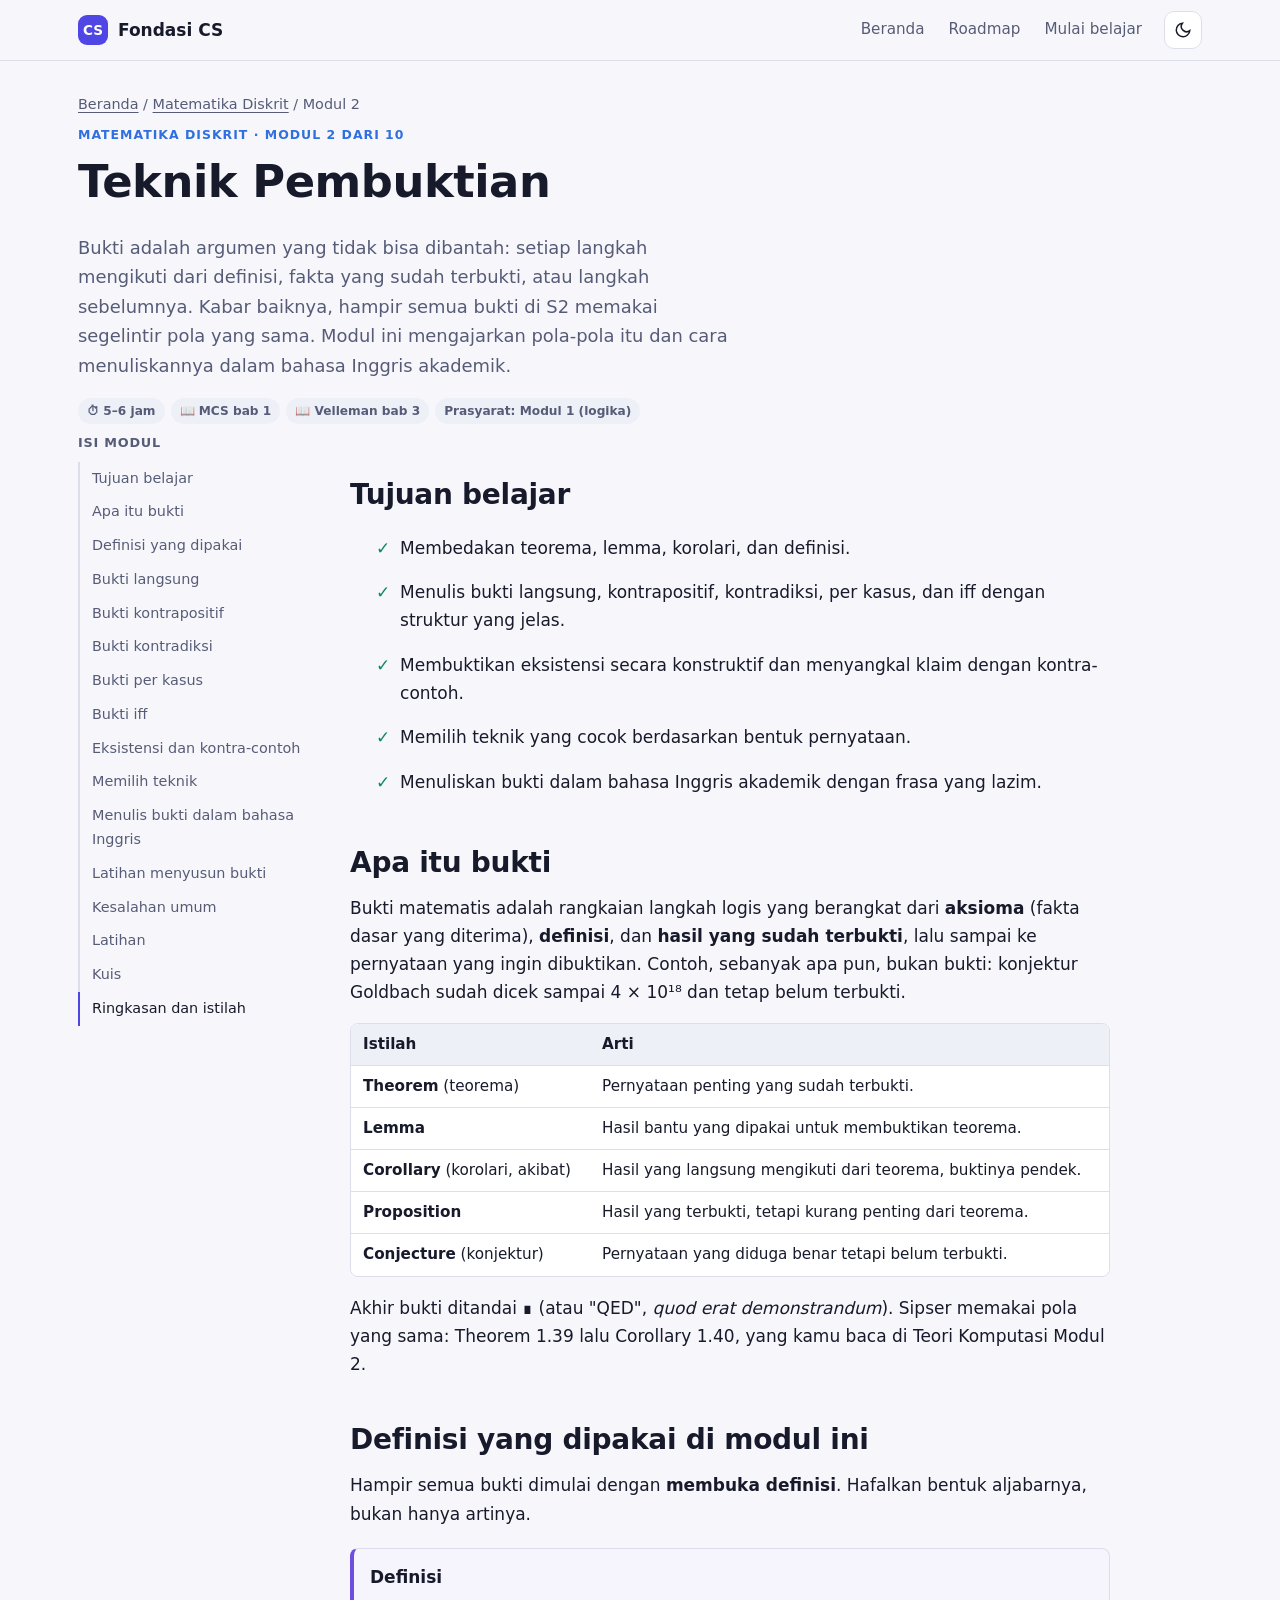
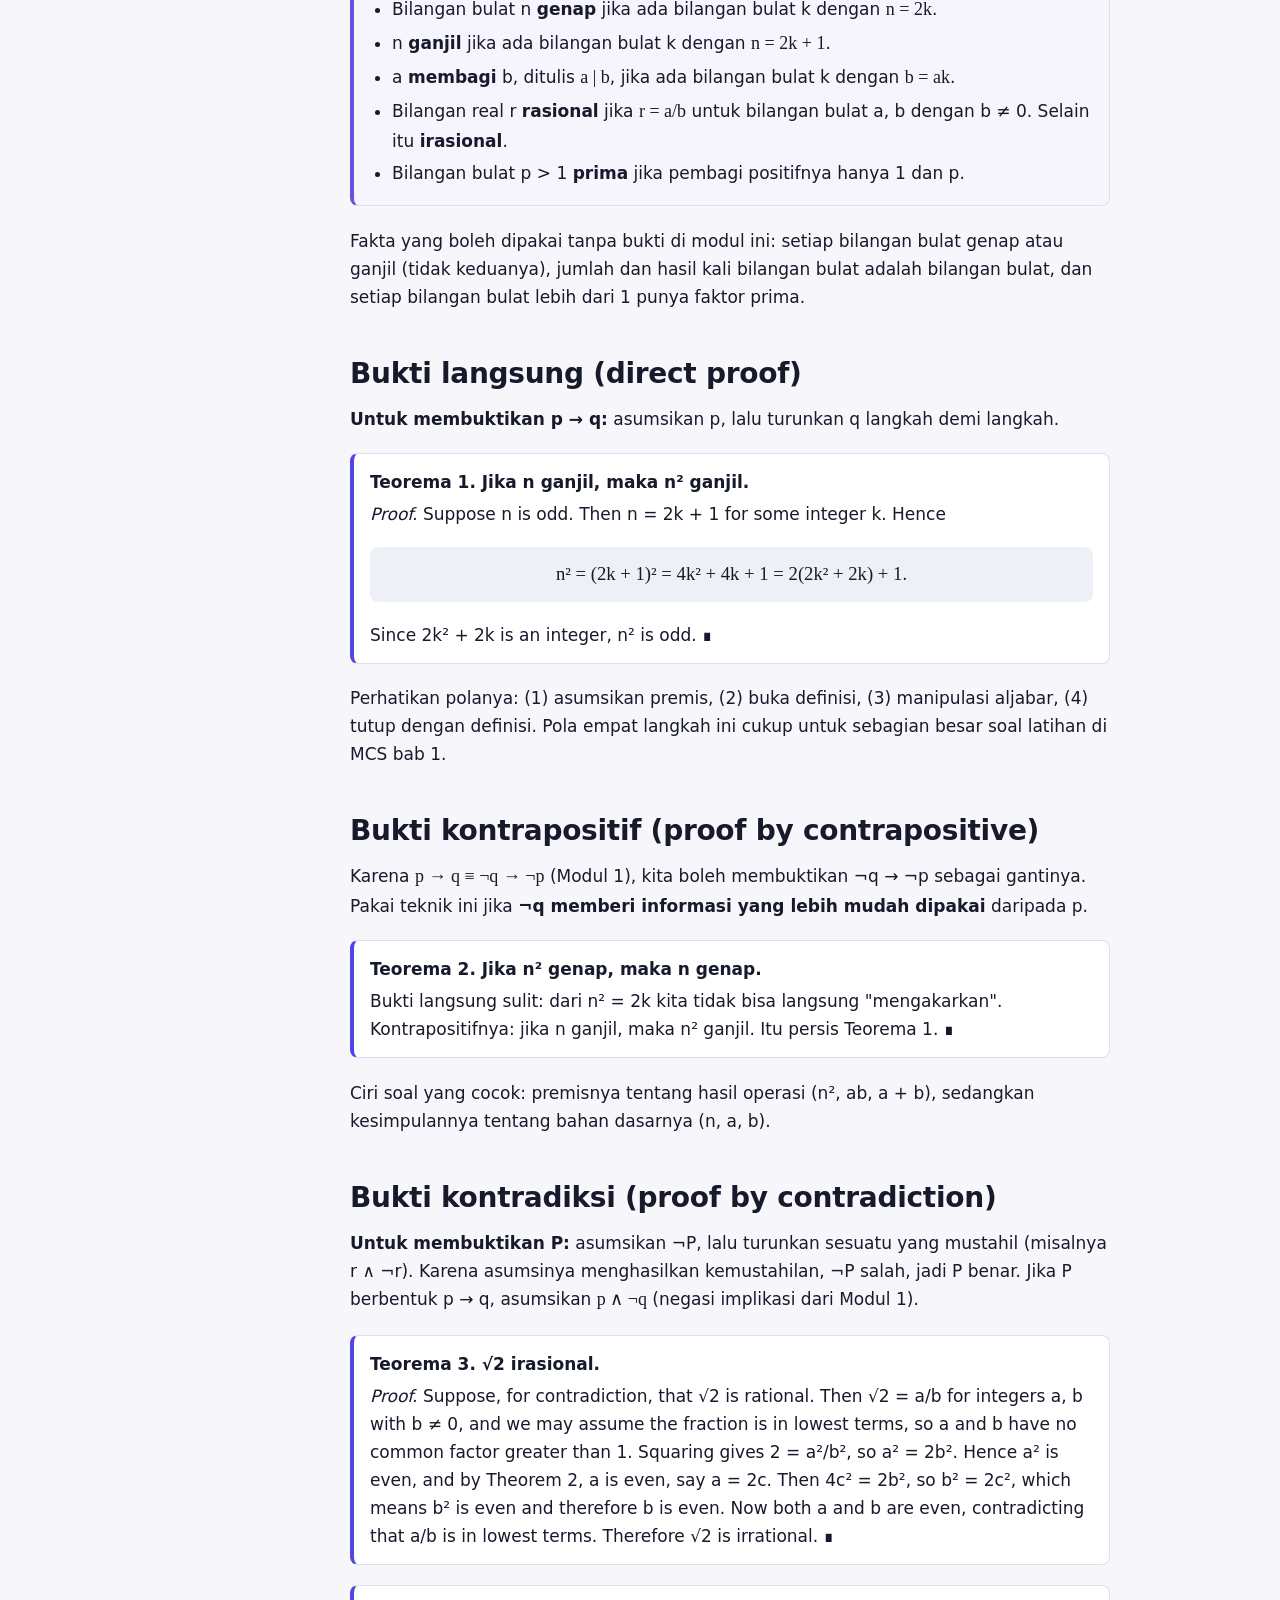
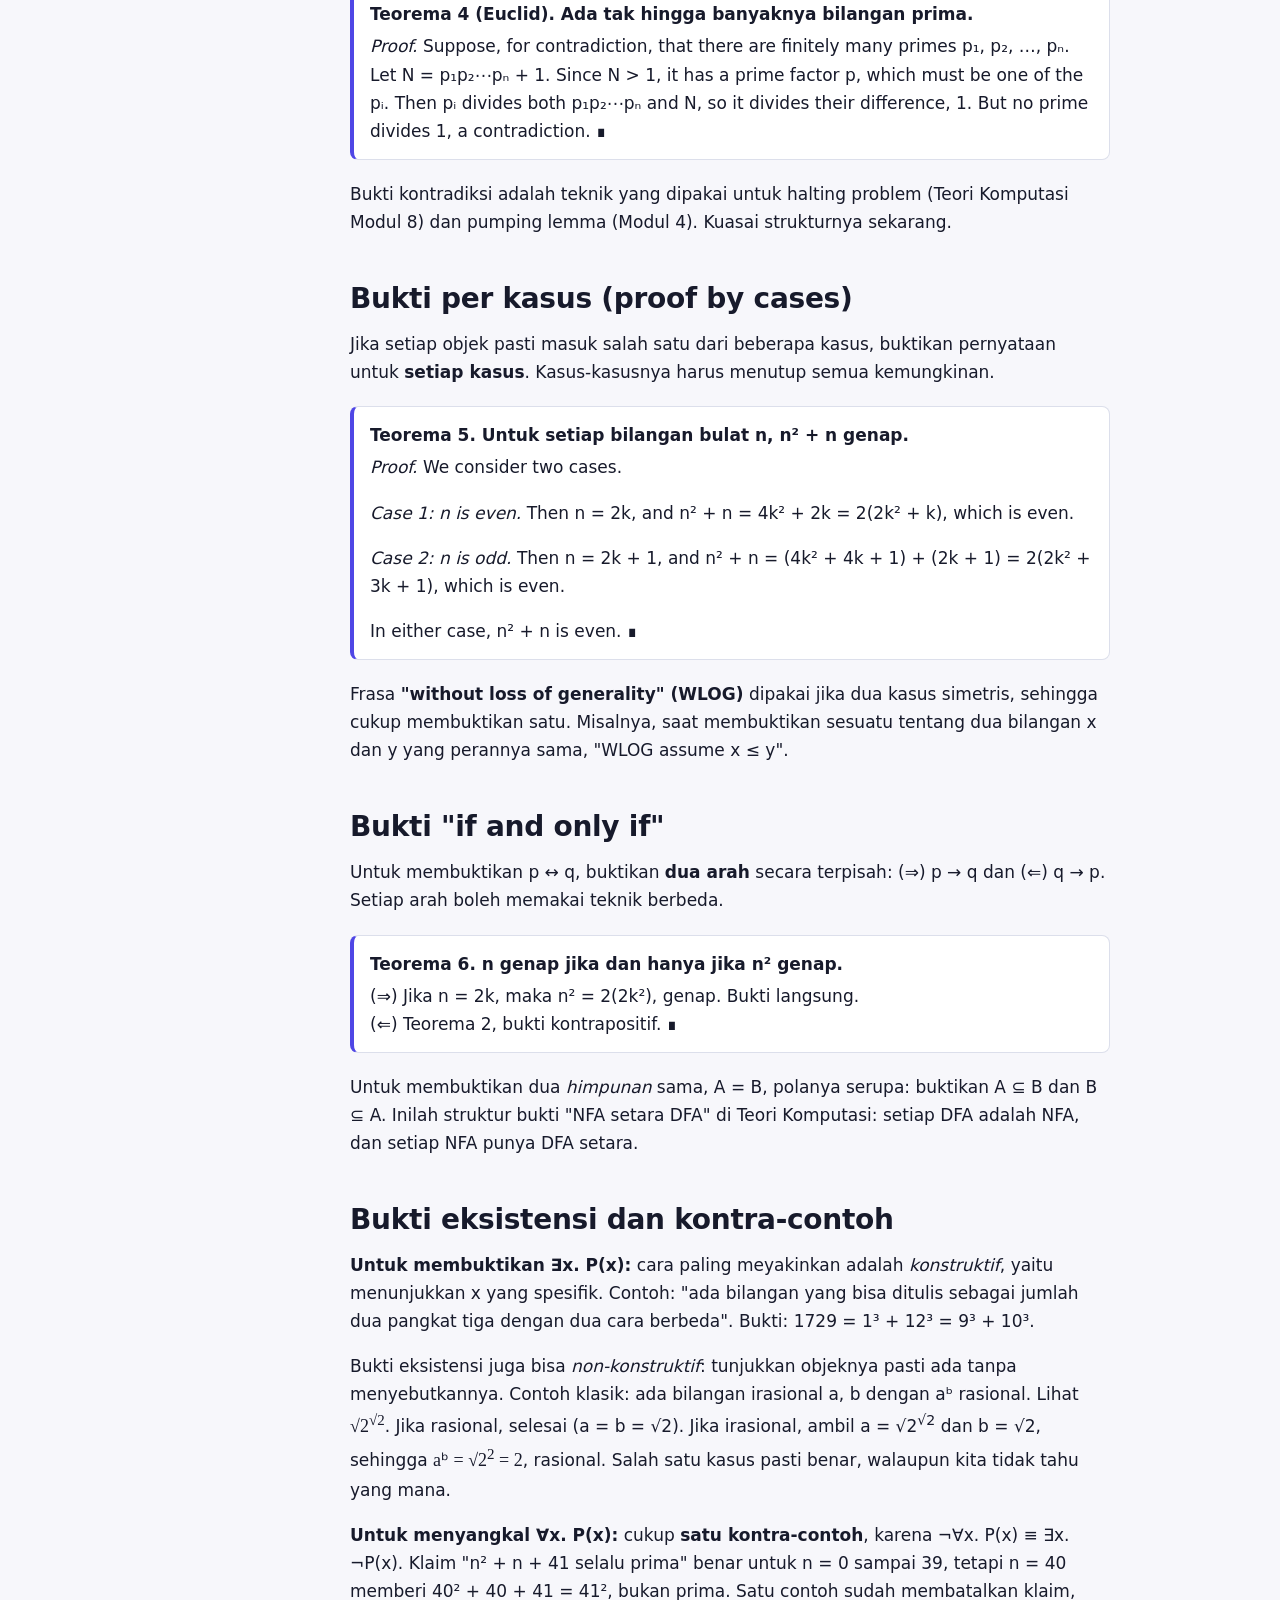
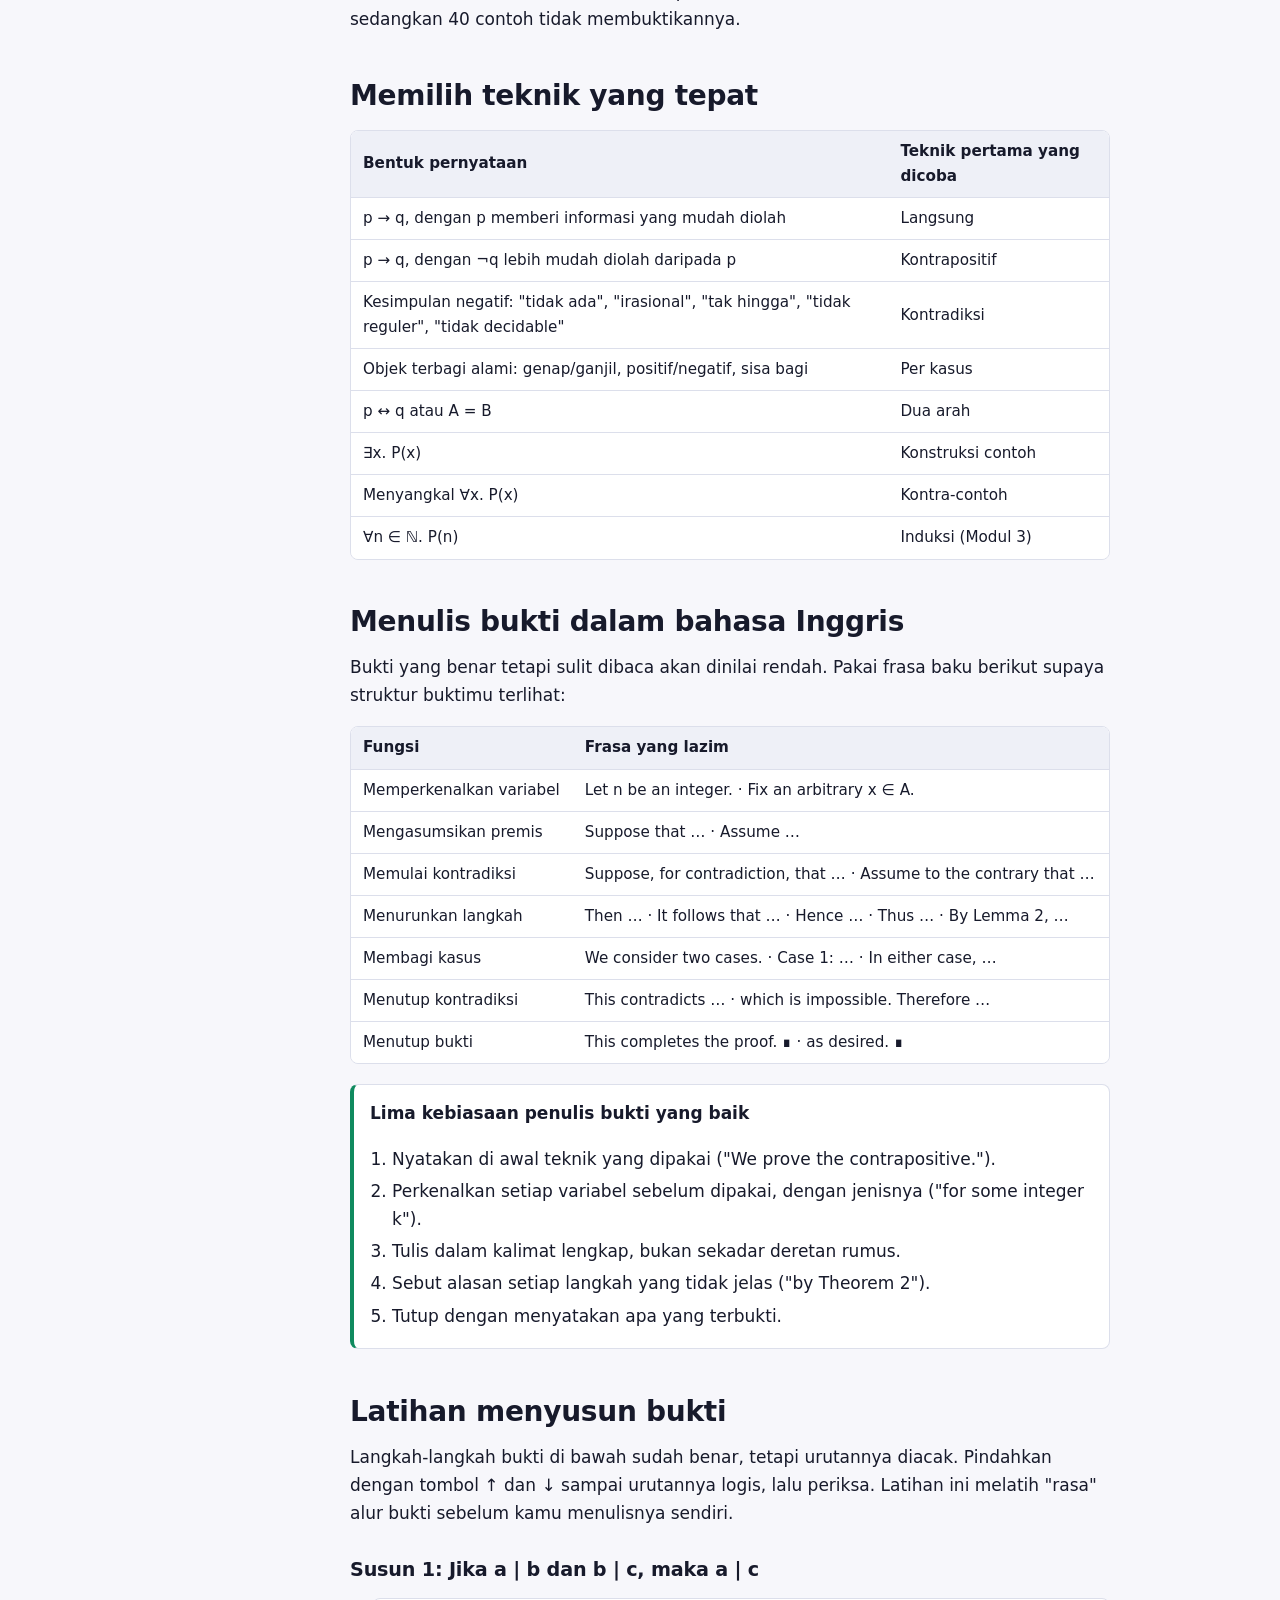
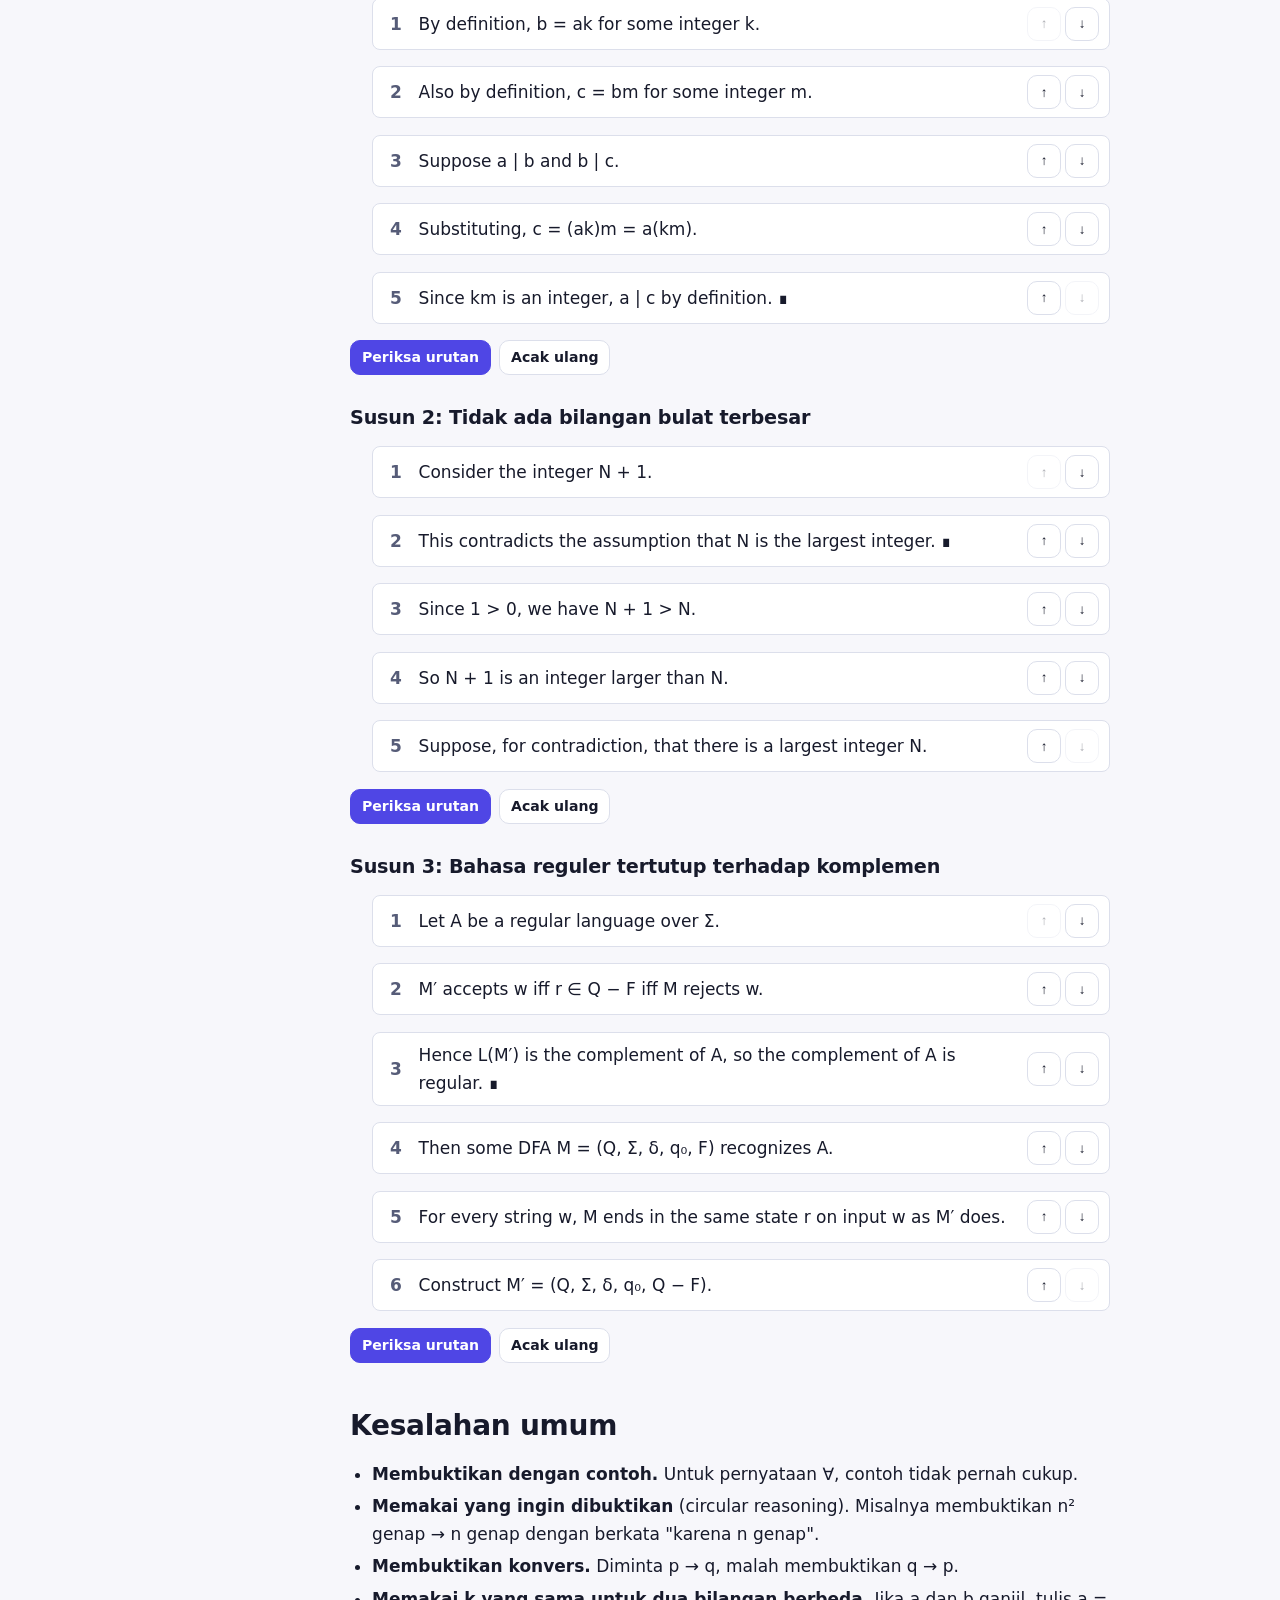
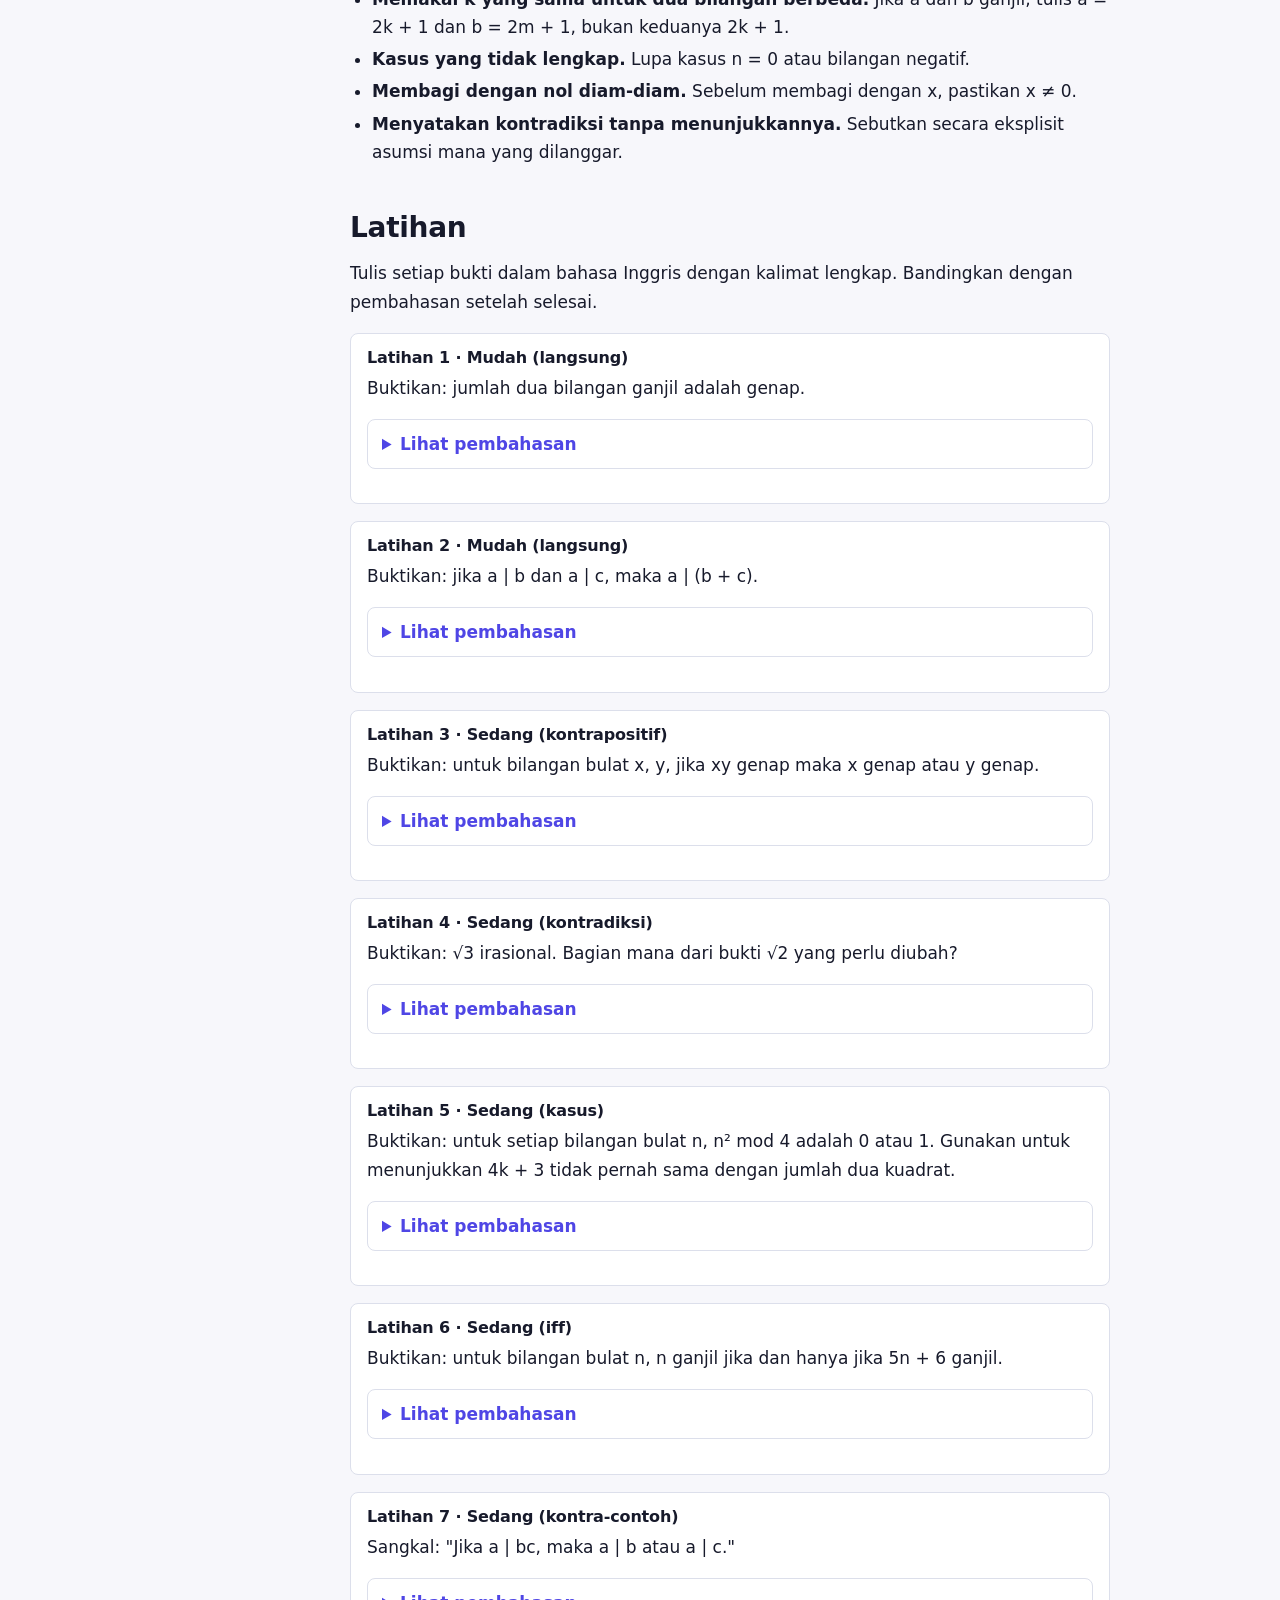
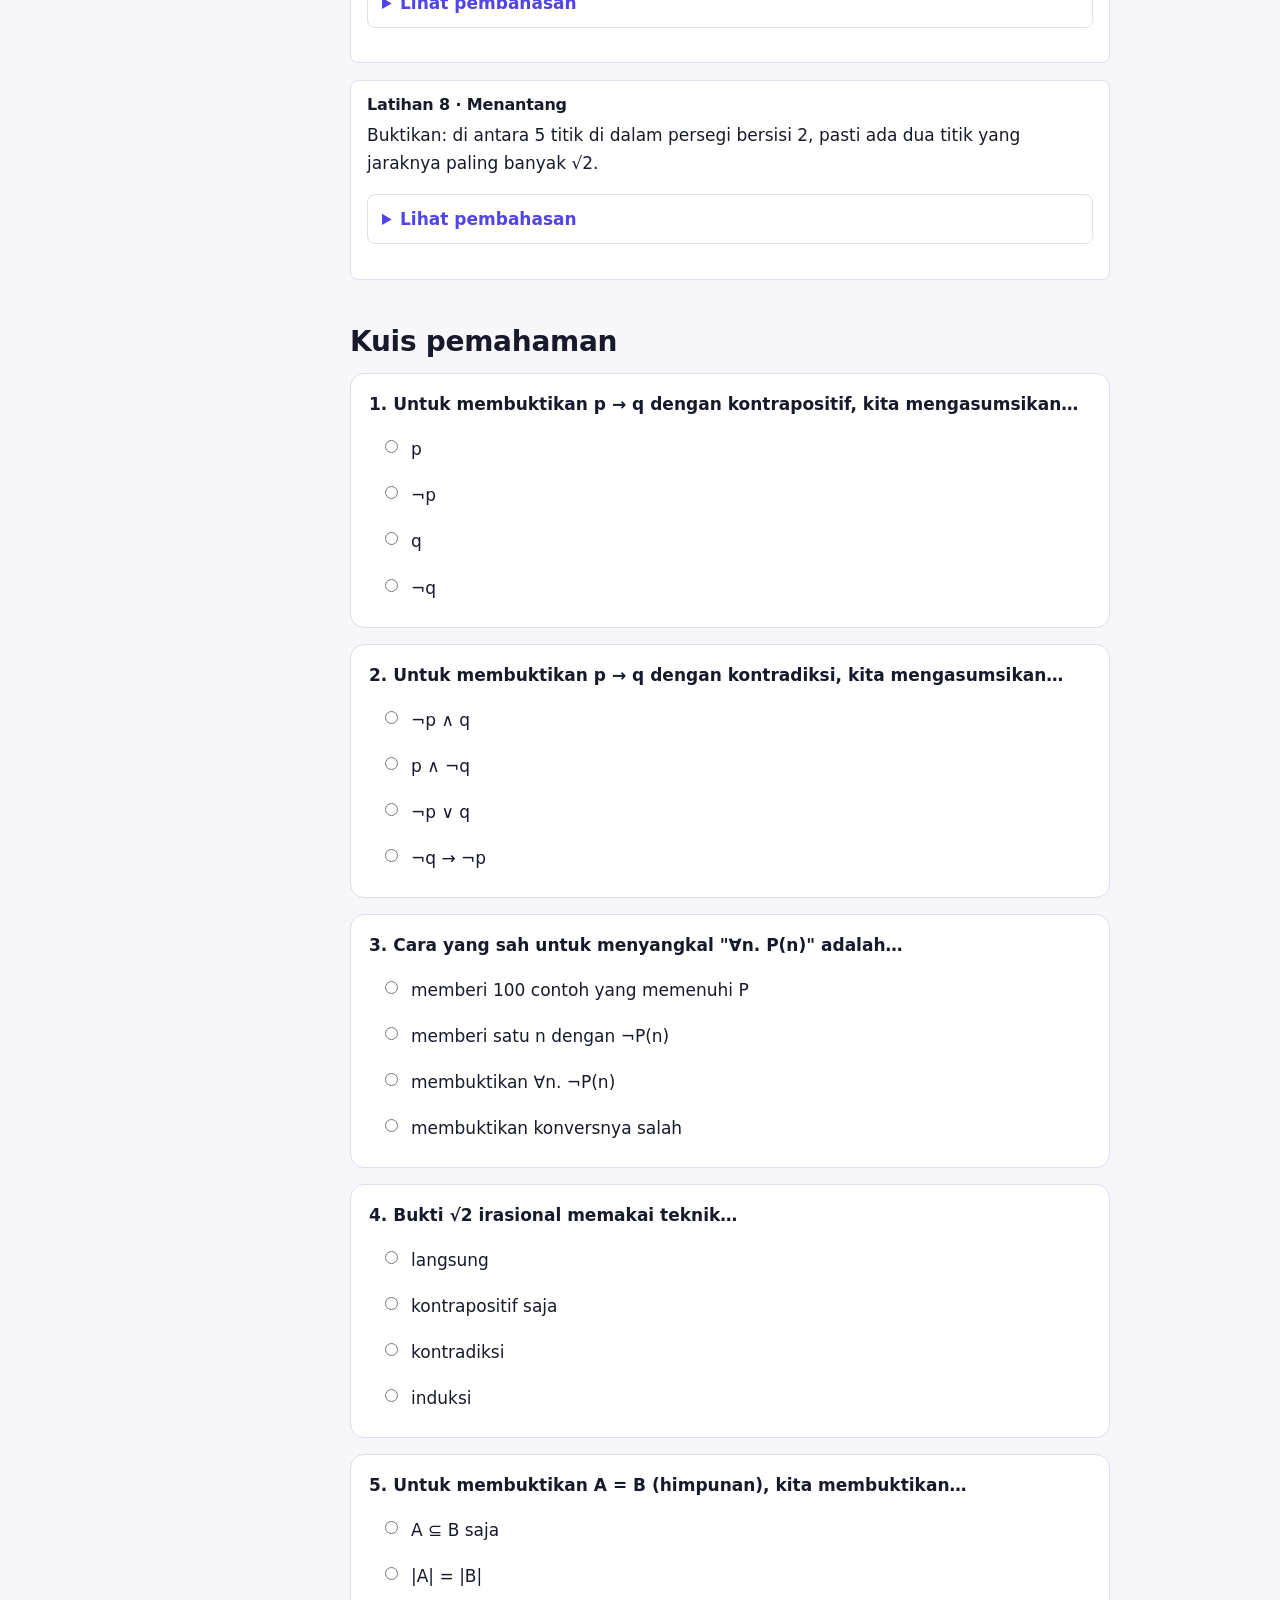
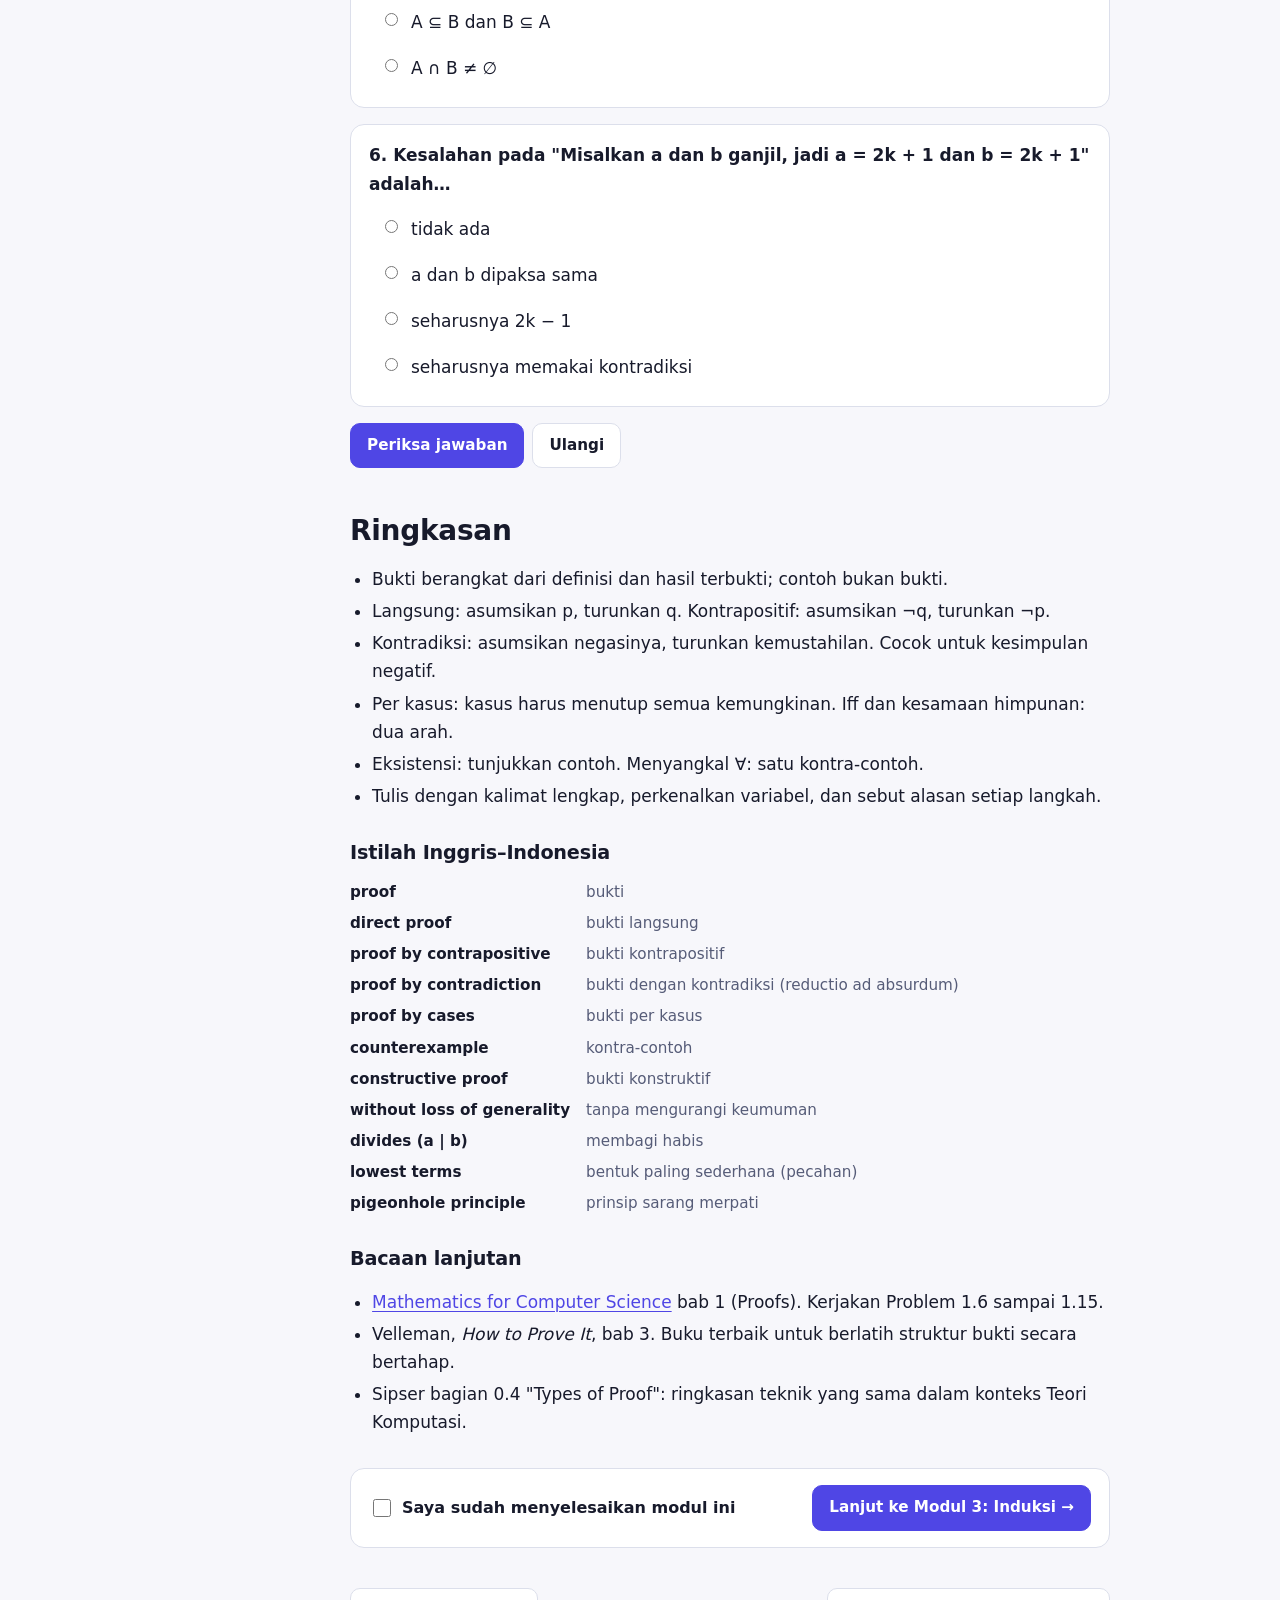
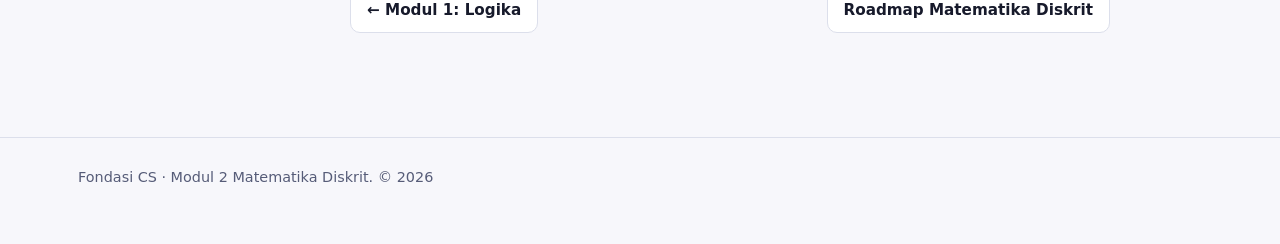
<file: matematika-diskrit/02-pembuktian.html>
<!doctype html>
<html lang="id">
<head>
  <meta charset="utf-8">
  <meta name="viewport" content="width=device-width, initial-scale=1">
  <title>Teknik Pembuktian · Matematika Diskrit · Fondasi CS</title>
  <meta name="description" content="Modul 2 Matematika Diskrit: bukti langsung, kontrapositif, kontradiksi, kasus, iff, eksistensi, dan cara menulis bukti dalam bahasa Inggris, dengan latihan menyusun bukti interaktif.">
  <meta name="theme-color" content="#4f46e5">
  <link rel="icon" href="../assets/favicon.svg" type="image/svg+xml">
  <script>try{var t=localStorage.getItem("fondasi-cs:theme");if(t)document.documentElement.dataset.theme=t}catch(e){}</script>
  <link rel="stylesheet" href="../assets/css/style.css">
</head>
<body>
  <a class="skip-link" href="#main">Lewati ke konten</a>
  <header class="site-header">
    <div class="wrap">
      <a class="brand" href="../"><span class="brand-mark" aria-hidden="true">CS</span> Fondasi CS</a>
      <nav class="nav" aria-label="Navigasi utama">
        <a href="../">Beranda</a>
        <a class="hide-sm" href="../roadmap.html?jalur=matematika-diskrit">Roadmap</a>
        <a class="hide-sm" href="../teori-komputasi/01-bahasa-dan-dfa.html">Mulai belajar</a>
      </nav>
      <button class="icon-btn" type="button" data-theme-toggle aria-label="Ganti tema"></button>
    </div>
  </header>

  <div class="wrap">
    <div class="page-head">
      <nav class="breadcrumb" aria-label="Breadcrumb"><a href="../">Beranda</a> / <a href="../roadmap.html?jalur=matematika-diskrit">Matematika Diskrit</a> / Modul 2</nav>
      <p class="eyebrow" style="color:var(--t-math)">Matematika Diskrit · Modul 2 dari 10</p>
      <h1>Teknik Pembuktian</h1>
      <p class="lead">Bukti adalah argumen yang tidak bisa dibantah: setiap langkah mengikuti dari definisi, fakta yang sudah terbukti, atau langkah sebelumnya. Kabar baiknya, hampir semua bukti di S2 memakai segelintir pola yang sama. Modul ini mengajarkan pola-pola itu dan cara menuliskannya dalam bahasa Inggris akademik.</p>
      <div class="lesson-meta">
        <span class="badge">⏱ 5–6 jam</span>
        <span class="badge">📖 MCS bab 1</span>
        <span class="badge">📖 Velleman bab 3</span>
        <span class="badge">Prasyarat: Modul 1 (logika)</span>
      </div>
    </div>

    <div class="lesson">
      <nav class="toc" aria-label="Daftar isi modul">
        <div class="toc-title">Isi modul</div>
        <ol>
          <li><a href="#tujuan">Tujuan belajar</a></li>
          <li><a href="#apa">Apa itu bukti</a></li>
          <li><a href="#definisi">Definisi yang dipakai</a></li>
          <li><a href="#langsung">Bukti langsung</a></li>
          <li><a href="#kontrapositif">Bukti kontrapositif</a></li>
          <li><a href="#kontradiksi">Bukti kontradiksi</a></li>
          <li><a href="#kasus">Bukti per kasus</a></li>
          <li><a href="#iff">Bukti iff</a></li>
          <li><a href="#eksistensi">Eksistensi dan kontra-contoh</a></li>
          <li><a href="#memilih">Memilih teknik</a></li>
          <li><a href="#menulis">Menulis bukti dalam bahasa Inggris</a></li>
          <li><a href="#susun">Latihan menyusun bukti</a></li>
          <li><a href="#kesalahan">Kesalahan umum</a></li>
          <li><a href="#latihan">Latihan</a></li>
          <li><a href="#kuis">Kuis</a></li>
          <li><a href="#ringkasan">Ringkasan dan istilah</a></li>
        </ol>
      </nav>

      <main id="main" class="prose">
        <section id="tujuan">
          <h2>Tujuan belajar</h2>
          <ul class="objectives">
            <li>Membedakan teorema, lemma, korolari, dan definisi.</li>
            <li>Menulis bukti langsung, kontrapositif, kontradiksi, per kasus, dan iff dengan struktur yang jelas.</li>
            <li>Membuktikan eksistensi secara konstruktif dan menyangkal klaim dengan kontra-contoh.</li>
            <li>Memilih teknik yang cocok berdasarkan bentuk pernyataan.</li>
            <li>Menuliskan bukti dalam bahasa Inggris akademik dengan frasa yang lazim.</li>
          </ul>
        </section>

        <section id="apa">
          <h2>Apa itu bukti</h2>
          <p>Bukti matematis adalah rangkaian langkah logis yang berangkat dari <strong>aksioma</strong> (fakta dasar yang diterima), <strong>definisi</strong>, dan <strong>hasil yang sudah terbukti</strong>, lalu sampai ke pernyataan yang ingin dibuktikan. Contoh, sebanyak apa pun, bukan bukti: konjektur Goldbach sudah dicek sampai 4 × 10¹⁸ dan tetap belum terbukti.</p>
          <div class="table-wrap">
            <table>
              <thead><tr><th>Istilah</th><th>Arti</th></tr></thead>
              <tbody>
                <tr><td><strong>Theorem</strong> (teorema)</td><td>Pernyataan penting yang sudah terbukti.</td></tr>
                <tr><td><strong>Lemma</strong></td><td>Hasil bantu yang dipakai untuk membuktikan teorema.</td></tr>
                <tr><td><strong>Corollary</strong> (korolari, akibat)</td><td>Hasil yang langsung mengikuti dari teorema, buktinya pendek.</td></tr>
                <tr><td><strong>Proposition</strong></td><td>Hasil yang terbukti, tetapi kurang penting dari teorema.</td></tr>
                <tr><td><strong>Conjecture</strong> (konjektur)</td><td>Pernyataan yang diduga benar tetapi belum terbukti.</td></tr>
              </tbody>
            </table>
          </div>
          <p>Akhir bukti ditandai ∎ (atau "QED", <em>quod erat demonstrandum</em>). Sipser memakai pola yang sama: Theorem 1.39 lalu Corollary 1.40, yang kamu baca di Teori Komputasi Modul 2.</p>
        </section>

        <section id="definisi">
          <h2>Definisi yang dipakai di modul ini</h2>
          <p>Hampir semua bukti dimulai dengan <strong>membuka definisi</strong>. Hafalkan bentuk aljabarnya, bukan hanya artinya.</p>
          <div class="callout def">
            <span class="callout-title">Definisi</span>
            <ul style="margin:0">
              <li>Bilangan bulat n <strong>genap</strong> jika ada bilangan bulat k dengan <span class="math">n = 2k</span>.</li>
              <li>n <strong>ganjil</strong> jika ada bilangan bulat k dengan <span class="math">n = 2k + 1</span>.</li>
              <li>a <strong>membagi</strong> b, ditulis <span class="math">a | b</span>, jika ada bilangan bulat k dengan <span class="math">b = ak</span>.</li>
              <li>Bilangan real r <strong>rasional</strong> jika <span class="math">r = a/b</span> untuk bilangan bulat a, b dengan b ≠ 0. Selain itu <strong>irasional</strong>.</li>
              <li>Bilangan bulat p &gt; 1 <strong>prima</strong> jika pembagi positifnya hanya 1 dan p.</li>
            </ul>
          </div>
          <p>Fakta yang boleh dipakai tanpa bukti di modul ini: setiap bilangan bulat genap atau ganjil (tidak keduanya), jumlah dan hasil kali bilangan bulat adalah bilangan bulat, dan setiap bilangan bulat lebih dari 1 punya faktor prima.</p>
        </section>

        <section id="langsung">
          <h2>Bukti langsung (direct proof)</h2>
          <p><strong>Untuk membuktikan p → q:</strong> asumsikan p, lalu turunkan q langkah demi langkah.</p>
          <div class="callout">
            <span class="callout-title">Teorema 1. Jika n ganjil, maka n² ganjil.</span>
            <p><em>Proof.</em> Suppose n is odd. Then n = 2k + 1 for some integer k. Hence</p>
            <div class="math-block">n² = (2k + 1)² = 4k² + 4k + 1 = 2(2k² + 2k) + 1.</div>
            <p>Since 2k² + 2k is an integer, n² is odd. ∎</p>
          </div>
          <p>Perhatikan polanya: (1) asumsikan premis, (2) buka definisi, (3) manipulasi aljabar, (4) tutup dengan definisi. Pola empat langkah ini cukup untuk sebagian besar soal latihan di MCS bab 1.</p>
        </section>

        <section id="kontrapositif">
          <h2>Bukti kontrapositif (proof by contrapositive)</h2>
          <p>Karena <span class="math">p → q ≡ ¬q → ¬p</span> (Modul 1), kita boleh membuktikan ¬q → ¬p sebagai gantinya. Pakai teknik ini jika <strong>¬q memberi informasi yang lebih mudah dipakai</strong> daripada p.</p>
          <div class="callout">
            <span class="callout-title">Teorema 2. Jika n² genap, maka n genap.</span>
            <p>Bukti langsung sulit: dari n² = 2k kita tidak bisa langsung "mengakarkan". Kontrapositifnya: jika n ganjil, maka n² ganjil. Itu persis Teorema 1. ∎</p>
          </div>
          <p>Ciri soal yang cocok: premisnya tentang hasil operasi (n², ab, a + b), sedangkan kesimpulannya tentang bahan dasarnya (n, a, b).</p>
        </section>

        <section id="kontradiksi">
          <h2>Bukti kontradiksi (proof by contradiction)</h2>
          <p><strong>Untuk membuktikan P:</strong> asumsikan ¬P, lalu turunkan sesuatu yang mustahil (misalnya r ∧ ¬r). Karena asumsinya menghasilkan kemustahilan, ¬P salah, jadi P benar. Jika P berbentuk p → q, asumsikan <span class="math">p ∧ ¬q</span> (negasi implikasi dari Modul 1).</p>
          <div class="callout">
            <span class="callout-title">Teorema 3. √2 irasional.</span>
            <p><em>Proof.</em> Suppose, for contradiction, that √2 is rational. Then √2 = a/b for integers a, b with b ≠ 0, and we may assume the fraction is in lowest terms, so a and b have no common factor greater than 1. Squaring gives 2 = a²/b², so a² = 2b². Hence a² is even, and by Theorem 2, a is even, say a = 2c. Then 4c² = 2b², so b² = 2c², which means b² is even and therefore b is even. Now both a and b are even, contradicting that a/b is in lowest terms. Therefore √2 is irrational. ∎</p>
          </div>
          <div class="callout">
            <span class="callout-title">Teorema 4 (Euclid). Ada tak hingga banyaknya bilangan prima.</span>
            <p><em>Proof.</em> Suppose, for contradiction, that there are finitely many primes p₁, p₂, …, pₙ. Let N = p₁p₂⋯pₙ + 1. Since N &gt; 1, it has a prime factor p, which must be one of the pᵢ. Then pᵢ divides both p₁p₂⋯pₙ and N, so it divides their difference, 1. But no prime divides 1, a contradiction. ∎</p>
          </div>
          <p>Bukti kontradiksi adalah teknik yang dipakai untuk halting problem (Teori Komputasi Modul 8) dan pumping lemma (Modul 4). Kuasai strukturnya sekarang.</p>
        </section>

        <section id="kasus">
          <h2>Bukti per kasus (proof by cases)</h2>
          <p>Jika setiap objek pasti masuk salah satu dari beberapa kasus, buktikan pernyataan untuk <strong>setiap kasus</strong>. Kasus-kasusnya harus menutup semua kemungkinan.</p>
          <div class="callout">
            <span class="callout-title">Teorema 5. Untuk setiap bilangan bulat n, n² + n genap.</span>
            <p><em>Proof.</em> We consider two cases.</p>
            <p><em>Case 1: n is even.</em> Then n = 2k, and n² + n = 4k² + 2k = 2(2k² + k), which is even.</p>
            <p><em>Case 2: n is odd.</em> Then n = 2k + 1, and n² + n = (4k² + 4k + 1) + (2k + 1) = 2(2k² + 3k + 1), which is even.</p>
            <p>In either case, n² + n is even. ∎</p>
          </div>
          <p>Frasa <strong>"without loss of generality" (WLOG)</strong> dipakai jika dua kasus simetris, sehingga cukup membuktikan satu. Misalnya, saat membuktikan sesuatu tentang dua bilangan x dan y yang perannya sama, "WLOG assume x ≤ y".</p>
        </section>

        <section id="iff">
          <h2>Bukti "if and only if"</h2>
          <p>Untuk membuktikan p ↔ q, buktikan <strong>dua arah</strong> secara terpisah: (⇒) p → q dan (⇐) q → p. Setiap arah boleh memakai teknik berbeda.</p>
          <div class="callout">
            <span class="callout-title">Teorema 6. n genap jika dan hanya jika n² genap.</span>
            <p>(⇒) Jika n = 2k, maka n² = 2(2k²), genap. Bukti langsung.<br>(⇐) Teorema 2, bukti kontrapositif. ∎</p>
          </div>
          <p>Untuk membuktikan dua <em>himpunan</em> sama, A = B, polanya serupa: buktikan A ⊆ B dan B ⊆ A. Inilah struktur bukti "NFA setara DFA" di Teori Komputasi: setiap DFA adalah NFA, dan setiap NFA punya DFA setara.</p>
        </section>

        <section id="eksistensi">
          <h2>Bukti eksistensi dan kontra-contoh</h2>
          <p><strong>Untuk membuktikan ∃x. P(x):</strong> cara paling meyakinkan adalah <em>konstruktif</em>, yaitu menunjukkan x yang spesifik. Contoh: "ada bilangan yang bisa ditulis sebagai jumlah dua pangkat tiga dengan dua cara berbeda". Bukti: 1729 = 1³ + 12³ = 9³ + 10³.</p>
          <p>Bukti eksistensi juga bisa <em>non-konstruktif</em>: tunjukkan objeknya pasti ada tanpa menyebutkannya. Contoh klasik: ada bilangan irasional a, b dengan aᵇ rasional. Lihat <span class="math">√2<sup>√2</sup></span>. Jika rasional, selesai (a = b = √2). Jika irasional, ambil a = √2<sup>√2</sup> dan b = √2, sehingga <span class="math">aᵇ = √2<sup>2</sup> = 2</span>, rasional. Salah satu kasus pasti benar, walaupun kita tidak tahu yang mana.</p>
          <p><strong>Untuk menyangkal ∀x. P(x):</strong> cukup <strong>satu kontra-contoh</strong>, karena ¬∀x. P(x) ≡ ∃x. ¬P(x). Klaim "n² + n + 41 selalu prima" benar untuk n = 0 sampai 39, tetapi n = 40 memberi 40² + 40 + 41 = 41², bukan prima. Satu contoh sudah membatalkan klaim, sedangkan 40 contoh tidak membuktikannya.</p>
        </section>

        <section id="memilih">
          <h2>Memilih teknik yang tepat</h2>
          <div class="table-wrap">
            <table>
              <thead><tr><th>Bentuk pernyataan</th><th>Teknik pertama yang dicoba</th></tr></thead>
              <tbody>
                <tr><td>p → q, dengan p memberi informasi yang mudah diolah</td><td>Langsung</td></tr>
                <tr><td>p → q, dengan ¬q lebih mudah diolah daripada p</td><td>Kontrapositif</td></tr>
                <tr><td>Kesimpulan negatif: "tidak ada", "irasional", "tak hingga", "tidak reguler", "tidak decidable"</td><td>Kontradiksi</td></tr>
                <tr><td>Objek terbagi alami: genap/ganjil, positif/negatif, sisa bagi</td><td>Per kasus</td></tr>
                <tr><td>p ↔ q atau A = B</td><td>Dua arah</td></tr>
                <tr><td>∃x. P(x)</td><td>Konstruksi contoh</td></tr>
                <tr><td>Menyangkal ∀x. P(x)</td><td>Kontra-contoh</td></tr>
                <tr><td>∀n ∈ ℕ. P(n)</td><td>Induksi (Modul 3)</td></tr>
              </tbody>
            </table>
          </div>
        </section>

        <section id="menulis">
          <h2>Menulis bukti dalam bahasa Inggris</h2>
          <p>Bukti yang benar tetapi sulit dibaca akan dinilai rendah. Pakai frasa baku berikut supaya struktur buktimu terlihat:</p>
          <div class="table-wrap">
            <table>
              <thead><tr><th>Fungsi</th><th>Frasa yang lazim</th></tr></thead>
              <tbody>
                <tr><td>Memperkenalkan variabel</td><td>Let n be an integer. · Fix an arbitrary x ∈ A.</td></tr>
                <tr><td>Mengasumsikan premis</td><td>Suppose that … · Assume …</td></tr>
                <tr><td>Memulai kontradiksi</td><td>Suppose, for contradiction, that … · Assume to the contrary that …</td></tr>
                <tr><td>Menurunkan langkah</td><td>Then … · It follows that … · Hence … · Thus … · By Lemma 2, …</td></tr>
                <tr><td>Membagi kasus</td><td>We consider two cases. · Case 1: … · In either case, …</td></tr>
                <tr><td>Menutup kontradiksi</td><td>This contradicts … · which is impossible. Therefore …</td></tr>
                <tr><td>Menutup bukti</td><td>This completes the proof. ∎ · as desired. ∎</td></tr>
              </tbody>
            </table>
          </div>
          <div class="callout tip">
            <span class="callout-title">Lima kebiasaan penulis bukti yang baik</span>
            <ol>
              <li>Nyatakan di awal teknik yang dipakai ("We prove the contrapositive.").</li>
              <li>Perkenalkan setiap variabel sebelum dipakai, dengan jenisnya ("for some integer k").</li>
              <li>Tulis dalam kalimat lengkap, bukan sekadar deretan rumus.</li>
              <li>Sebut alasan setiap langkah yang tidak jelas ("by Theorem 2").</li>
              <li>Tutup dengan menyatakan apa yang terbukti.</li>
            </ol>
          </div>
        </section>

        <section id="susun">
          <h2>Latihan menyusun bukti</h2>
          <p>Langkah-langkah bukti di bawah sudah benar, tetapi urutannya diacak. Pindahkan dengan tombol ↑ dan ↓ sampai urutannya logis, lalu periksa. Latihan ini melatih "rasa" alur bukti sebelum kamu menulisnya sendiri.</p>

          <h3>Susun 1: Jika a | b dan b | c, maka a | c</h3>
          <div data-parsons>
            <script type="application/json">
{ "steps": [
  "Suppose a | b and b | c.",
  "By definition, b = ak for some integer k.",
  "Also by definition, c = bm for some integer m.",
  "Substituting, c = (ak)m = a(km).",
  "Since km is an integer, a | c by definition. ∎"
] }
            </script>
          </div>

          <h3>Susun 2: Tidak ada bilangan bulat terbesar</h3>
          <div data-parsons>
            <script type="application/json">
{ "steps": [
  "Suppose, for contradiction, that there is a largest integer N.",
  "Consider the integer N + 1.",
  "Since 1 > 0, we have N + 1 > N.",
  "So N + 1 is an integer larger than N.",
  "This contradicts the assumption that N is the largest integer. ∎"
] }
            </script>
          </div>

          <h3>Susun 3: Bahasa reguler tertutup terhadap komplemen</h3>
          <div data-parsons>
            <script type="application/json">
{ "steps": [
  "Let A be a regular language over Σ.",
  "Then some DFA M = (Q, Σ, δ, q₀, F) recognizes A.",
  "Construct M′ = (Q, Σ, δ, q₀, Q − F).",
  "For every string w, M ends in the same state r on input w as M′ does.",
  "M′ accepts w iff r ∈ Q − F iff M rejects w.",
  "Hence L(M′) is the complement of A, so the complement of A is regular. ∎"
] }
            </script>
          </div>
        </section>

        <section id="kesalahan">
          <h2>Kesalahan umum</h2>
          <ul>
            <li><strong>Membuktikan dengan contoh.</strong> Untuk pernyataan ∀, contoh tidak pernah cukup.</li>
            <li><strong>Memakai yang ingin dibuktikan</strong> (circular reasoning). Misalnya membuktikan n² genap → n genap dengan berkata "karena n genap".</li>
            <li><strong>Membuktikan konvers.</strong> Diminta p → q, malah membuktikan q → p.</li>
            <li><strong>Memakai k yang sama untuk dua bilangan berbeda.</strong> Jika a dan b ganjil, tulis a = 2k + 1 dan b = 2m + 1, bukan keduanya 2k + 1.</li>
            <li><strong>Kasus yang tidak lengkap.</strong> Lupa kasus n = 0 atau bilangan negatif.</li>
            <li><strong>Membagi dengan nol diam-diam.</strong> Sebelum membagi dengan x, pastikan x ≠ 0.</li>
            <li><strong>Menyatakan kontradiksi tanpa menunjukkannya.</strong> Sebutkan secara eksplisit asumsi mana yang dilanggar.</li>
          </ul>
        </section>

        <section id="latihan">
          <h2>Latihan</h2>
          <p>Tulis setiap bukti dalam bahasa Inggris dengan kalimat lengkap. Bandingkan dengan pembahasan setelah selesai.</p>

          <div class="exercise">
            <h4>Latihan 1 · Mudah (langsung)</h4>
            <p>Buktikan: jumlah dua bilangan ganjil adalah genap.</p>
            <details class="solution"><summary>Lihat pembahasan</summary><div>
              <p><em>Proof.</em> Let a and b be odd. Then a = 2k + 1 and b = 2m + 1 for some integers k, m. So a + b = 2k + 2m + 2 = 2(k + m + 1). Since k + m + 1 is an integer, a + b is even. ∎</p>
            </div></details>
          </div>

          <div class="exercise">
            <h4>Latihan 2 · Mudah (langsung)</h4>
            <p>Buktikan: jika a | b dan a | c, maka a | (b + c).</p>
            <details class="solution"><summary>Lihat pembahasan</summary><div>
              <p><em>Proof.</em> Suppose a | b and a | c. Then b = ak and c = am for some integers k, m. Hence b + c = a(k + m), so a | (b + c). ∎</p>
            </div></details>
          </div>

          <div class="exercise">
            <h4>Latihan 3 · Sedang (kontrapositif)</h4>
            <p>Buktikan: untuk bilangan bulat x, y, jika xy genap maka x genap atau y genap.</p>
            <details class="solution"><summary>Lihat pembahasan</summary><div>
              <p><em>Proof.</em> We prove the contrapositive: if x and y are both odd, then xy is odd. (Ingat De Morgan: ¬(x genap ∨ y genap) ≡ x ganjil ∧ y ganjil.) Let x = 2k + 1 and y = 2m + 1. Then xy = 4km + 2k + 2m + 1 = 2(2km + k + m) + 1, which is odd. ∎</p>
            </div></details>
          </div>

          <div class="exercise">
            <h4>Latihan 4 · Sedang (kontradiksi)</h4>
            <p>Buktikan: √3 irasional. Bagian mana dari bukti √2 yang perlu diubah?</p>
            <details class="solution"><summary>Lihat pembahasan</summary><div>
              <p>Struktur identik, tetapi "genap" diganti "habis dibagi 3". Kamu butuh lemma: jika 3 | n², maka 3 | n. Buktikan lemma ini per kasus dengan kontrapositif: jika n = 3k + 1 atau n = 3k + 2, maka n² = 3(…) + 1 sehingga 3 ∤ n². Lalu dari a² = 3b², 3 | a, tulis a = 3c, dapatkan b² = 3c², sehingga 3 | b, bertentangan dengan pecahan paling sederhana. ∎</p>
            </div></details>
          </div>

          <div class="exercise">
            <h4>Latihan 5 · Sedang (kasus)</h4>
            <p>Buktikan: untuk setiap bilangan bulat n, n² mod 4 adalah 0 atau 1. Gunakan untuk menunjukkan 4k + 3 tidak pernah sama dengan jumlah dua kuadrat.</p>
            <details class="solution"><summary>Lihat pembahasan</summary><div>
              <p>Kasus n genap (n = 2k): n² = 4k², sisa 0. Kasus n ganjil (n = 2k + 1): n² = 4(k² + k) + 1, sisa 1. Akibatnya a² + b² mod 4 hanya bisa 0, 1, atau 2, tidak pernah 3. ∎</p>
            </div></details>
          </div>

          <div class="exercise">
            <h4>Latihan 6 · Sedang (iff)</h4>
            <p>Buktikan: untuk bilangan bulat n, n ganjil jika dan hanya jika 5n + 6 ganjil.</p>
            <details class="solution"><summary>Lihat pembahasan</summary><div>
              <p>(⇒) n = 2k + 1, maka 5n + 6 = 10k + 11 = 2(5k + 5) + 1, ganjil. (⇐) Kontrapositif: jika n genap, n = 2k, maka 5n + 6 = 2(5k + 3), genap. ∎</p>
            </div></details>
          </div>

          <div class="exercise">
            <h4>Latihan 7 · Sedang (kontra-contoh)</h4>
            <p>Sangkal: "Jika a | bc, maka a | b atau a | c."</p>
            <details class="solution"><summary>Lihat pembahasan</summary><div>
              <p>Ambil a = 6, b = 2, c = 3. Maka 6 | 6, tetapi 6 ∤ 2 dan 6 ∤ 3. Pernyataan ini benar jika a prima (lemma Euclid), dan itulah alasan hipotesis "prima" penting di teori bilangan (Modul 5).</p>
            </div></details>
          </div>

          <div class="exercise">
            <h4>Latihan 8 · Menantang</h4>
            <p>Buktikan: di antara 5 titik di dalam persegi bersisi 2, pasti ada dua titik yang jaraknya paling banyak √2.</p>
            <details class="solution"><summary>Lihat pembahasan</summary><div>
              <p>Bagi persegi menjadi 4 persegi kecil bersisi 1. Ada 5 titik dan 4 persegi kecil, jadi dua titik pasti berada di persegi kecil yang sama (<strong>prinsip sarang merpati</strong>, pigeonhole principle, dibahas lengkap di Modul 7). Jarak terjauh di dalam persegi bersisi 1 adalah diagonalnya, √2. ∎ Prinsip yang sama dipakai untuk membuktikan pumping lemma.</p>
            </div></details>
          </div>
        </section>

        <section id="kuis">
          <h2>Kuis pemahaman</h2>
          <div data-quiz id="kuis-md2">
            <script type="application/json">
[
  { "q": "Untuk membuktikan p → q dengan kontrapositif, kita mengasumsikan…", "options": ["p", "¬p", "q", "¬q"], "answer": 3, "explain": "Kontrapositif adalah ¬q → ¬p, jadi kita asumsikan ¬q lalu turunkan ¬p." },
  { "q": "Untuk membuktikan p → q dengan kontradiksi, kita mengasumsikan…", "options": ["¬p ∧ q", "p ∧ ¬q", "¬p ∨ q", "¬q → ¬p"], "answer": 1, "explain": "Negasi dari p → q adalah p ∧ ¬q." },
  { "q": "Cara yang sah untuk menyangkal \"∀n. P(n)\" adalah…", "options": ["memberi 100 contoh yang memenuhi P", "memberi satu n dengan ¬P(n)", "membuktikan ∀n. ¬P(n)", "membuktikan konversnya salah"], "answer": 1, "explain": "¬∀n. P(n) ≡ ∃n. ¬P(n); satu kontra-contoh cukup." },
  { "q": "Bukti √2 irasional memakai teknik…", "options": ["langsung", "kontrapositif saja", "kontradiksi", "induksi"], "answer": 2, "explain": "Asumsikan √2 = a/b dalam bentuk paling sederhana, lalu tunjukkan a dan b sama-sama genap." },
  { "q": "Untuk membuktikan A = B (himpunan), kita membuktikan…", "options": ["A ⊆ B saja", "|A| = |B|", "A ⊆ B dan B ⊆ A", "A ∩ B ≠ ∅"], "answer": 2, "explain": "Kesamaan himpunan adalah dua inklusi, sama seperti iff adalah dua arah." },
  { "q": "Kesalahan pada \"Misalkan a dan b ganjil, jadi a = 2k + 1 dan b = 2k + 1\" adalah…", "options": ["tidak ada", "a dan b dipaksa sama", "seharusnya 2k − 1", "seharusnya memakai kontradiksi"], "answer": 1, "explain": "Gunakan variabel berbeda, misalnya b = 2m + 1." }
]
            </script>
          </div>
        </section>

        <section id="ringkasan">
          <h2>Ringkasan</h2>
          <ul>
            <li>Bukti berangkat dari definisi dan hasil terbukti; contoh bukan bukti.</li>
            <li>Langsung: asumsikan p, turunkan q. Kontrapositif: asumsikan ¬q, turunkan ¬p.</li>
            <li>Kontradiksi: asumsikan negasinya, turunkan kemustahilan. Cocok untuk kesimpulan negatif.</li>
            <li>Per kasus: kasus harus menutup semua kemungkinan. Iff dan kesamaan himpunan: dua arah.</li>
            <li>Eksistensi: tunjukkan contoh. Menyangkal ∀: satu kontra-contoh.</li>
            <li>Tulis dengan kalimat lengkap, perkenalkan variabel, dan sebut alasan setiap langkah.</li>
          </ul>
          <h3>Istilah Inggris–Indonesia</h3>
          <dl class="glossary">
            <dt>proof</dt><dd>bukti</dd>
            <dt>direct proof</dt><dd>bukti langsung</dd>
            <dt>proof by contrapositive</dt><dd>bukti kontrapositif</dd>
            <dt>proof by contradiction</dt><dd>bukti dengan kontradiksi (reductio ad absurdum)</dd>
            <dt>proof by cases</dt><dd>bukti per kasus</dd>
            <dt>counterexample</dt><dd>kontra-contoh</dd>
            <dt>constructive proof</dt><dd>bukti konstruktif</dd>
            <dt>without loss of generality</dt><dd>tanpa mengurangi keumuman</dd>
            <dt>divides (a | b)</dt><dd>membagi habis</dd>
            <dt>lowest terms</dt><dd>bentuk paling sederhana (pecahan)</dd>
            <dt>pigeonhole principle</dt><dd>prinsip sarang merpati</dd>
          </dl>
          <h3>Bacaan lanjutan</h3>
          <ul>
            <li><a href="https://courses.csail.mit.edu/6.042/spring18/mcs.pdf" target="_blank" rel="noopener">Mathematics for Computer Science</a> bab 1 (Proofs). Kerjakan Problem 1.6 sampai 1.15.</li>
            <li>Velleman, <em>How to Prove It</em>, bab 3. Buku terbaik untuk berlatih struktur bukti secara bertahap.</li>
            <li>Sipser bagian 0.4 "Types of Proof": ringkasan teknik yang sama dalam konteks Teori Komputasi.</li>
          </ul>
          <div class="done-box">
            <label class="check"><input type="checkbox" data-done-key="matematika-diskrit/02"> Saya sudah menyelesaikan modul ini</label>
            <a class="btn btn-primary" href="03-induksi.html">Lanjut ke Modul 3: Induksi →</a>
          </div>
          <nav class="pager" aria-label="Navigasi modul">
            <a class="btn" href="01-logika.html">← Modul 1: Logika</a>
            <a class="btn" href="../roadmap.html?jalur=matematika-diskrit">Roadmap Matematika Diskrit</a>
          </nav>
        </section>
      </main>
    </div>
  </div>

  <footer class="site-footer">
    <div class="wrap">
      <p>Fondasi CS · Modul 2 Matematika Diskrit. © <span data-year></span></p>
    </div>
  </footer>

  <script type="module" src="../assets/js/app.js"></script>
  <script type="module" src="../assets/js/components/parsons.js"></script>
  <script type="module" src="../assets/js/components/quiz.js"></script>
</body>
</html>
</file>
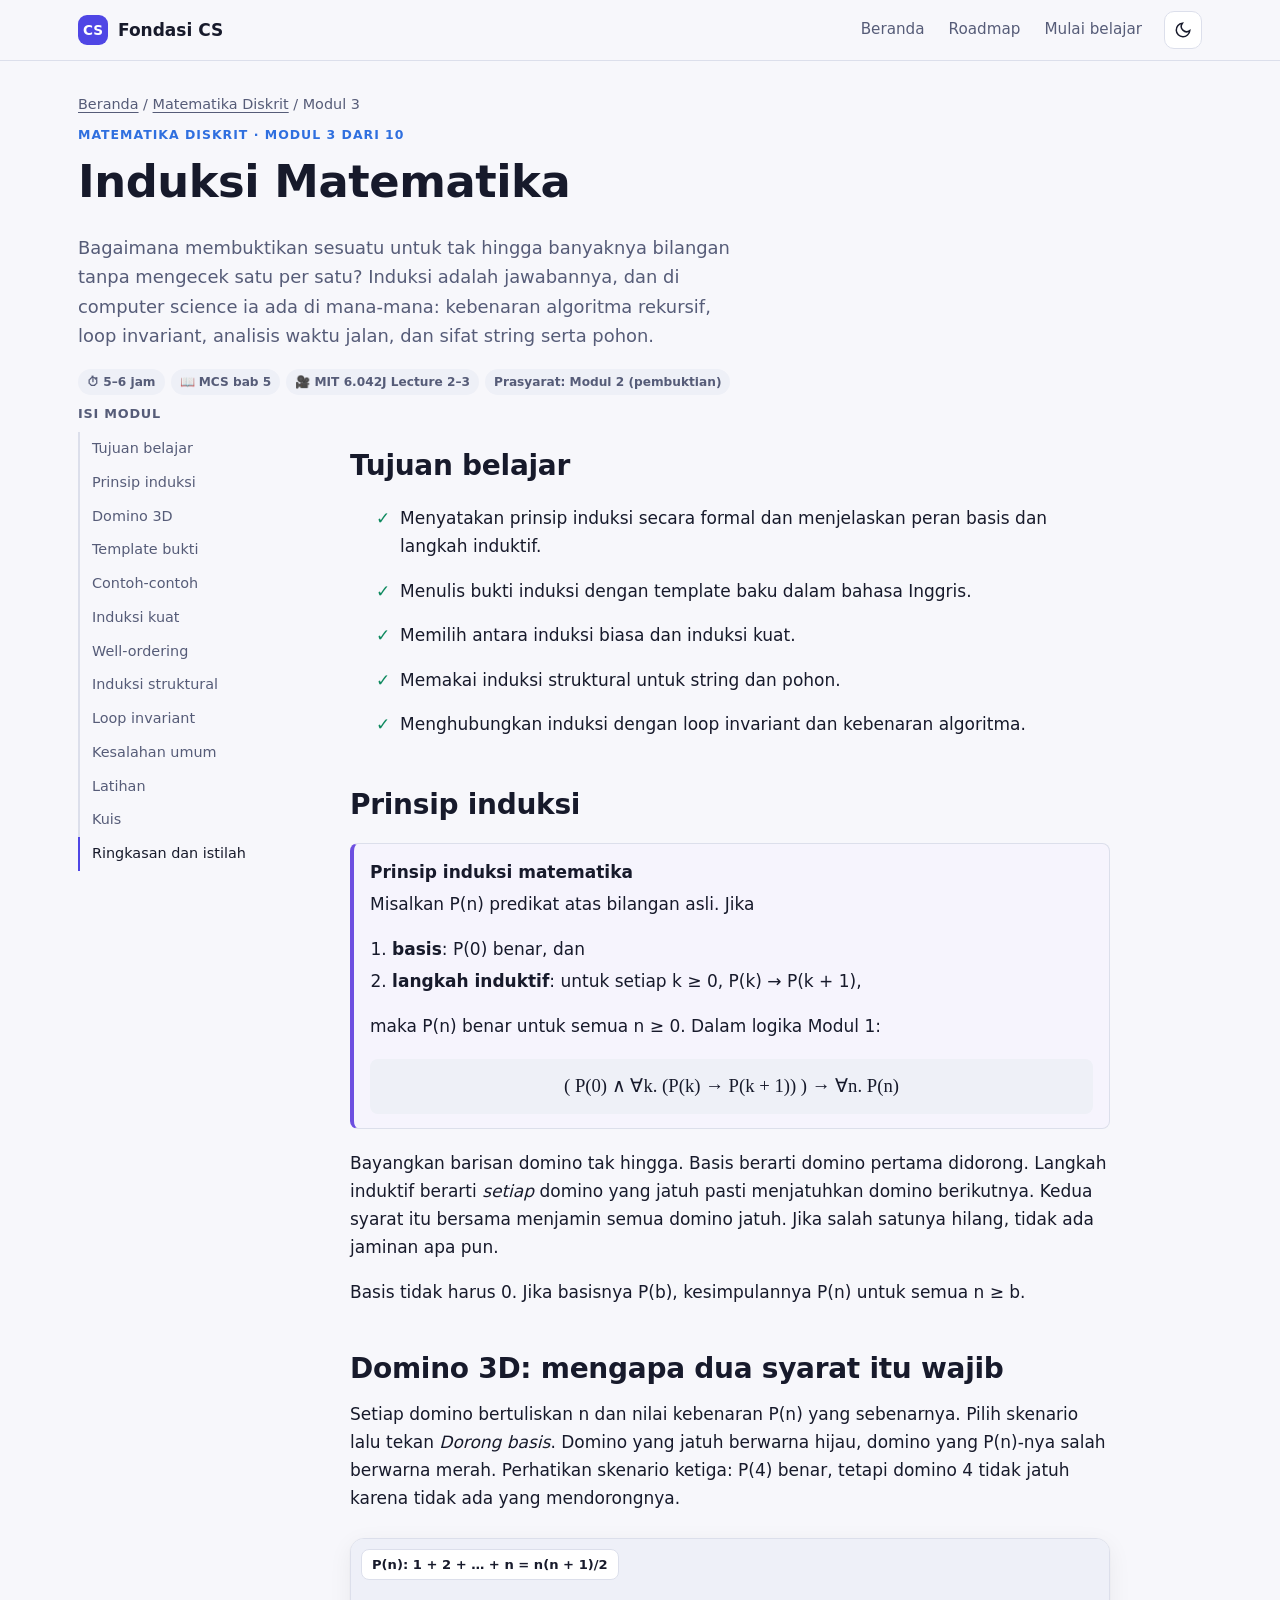
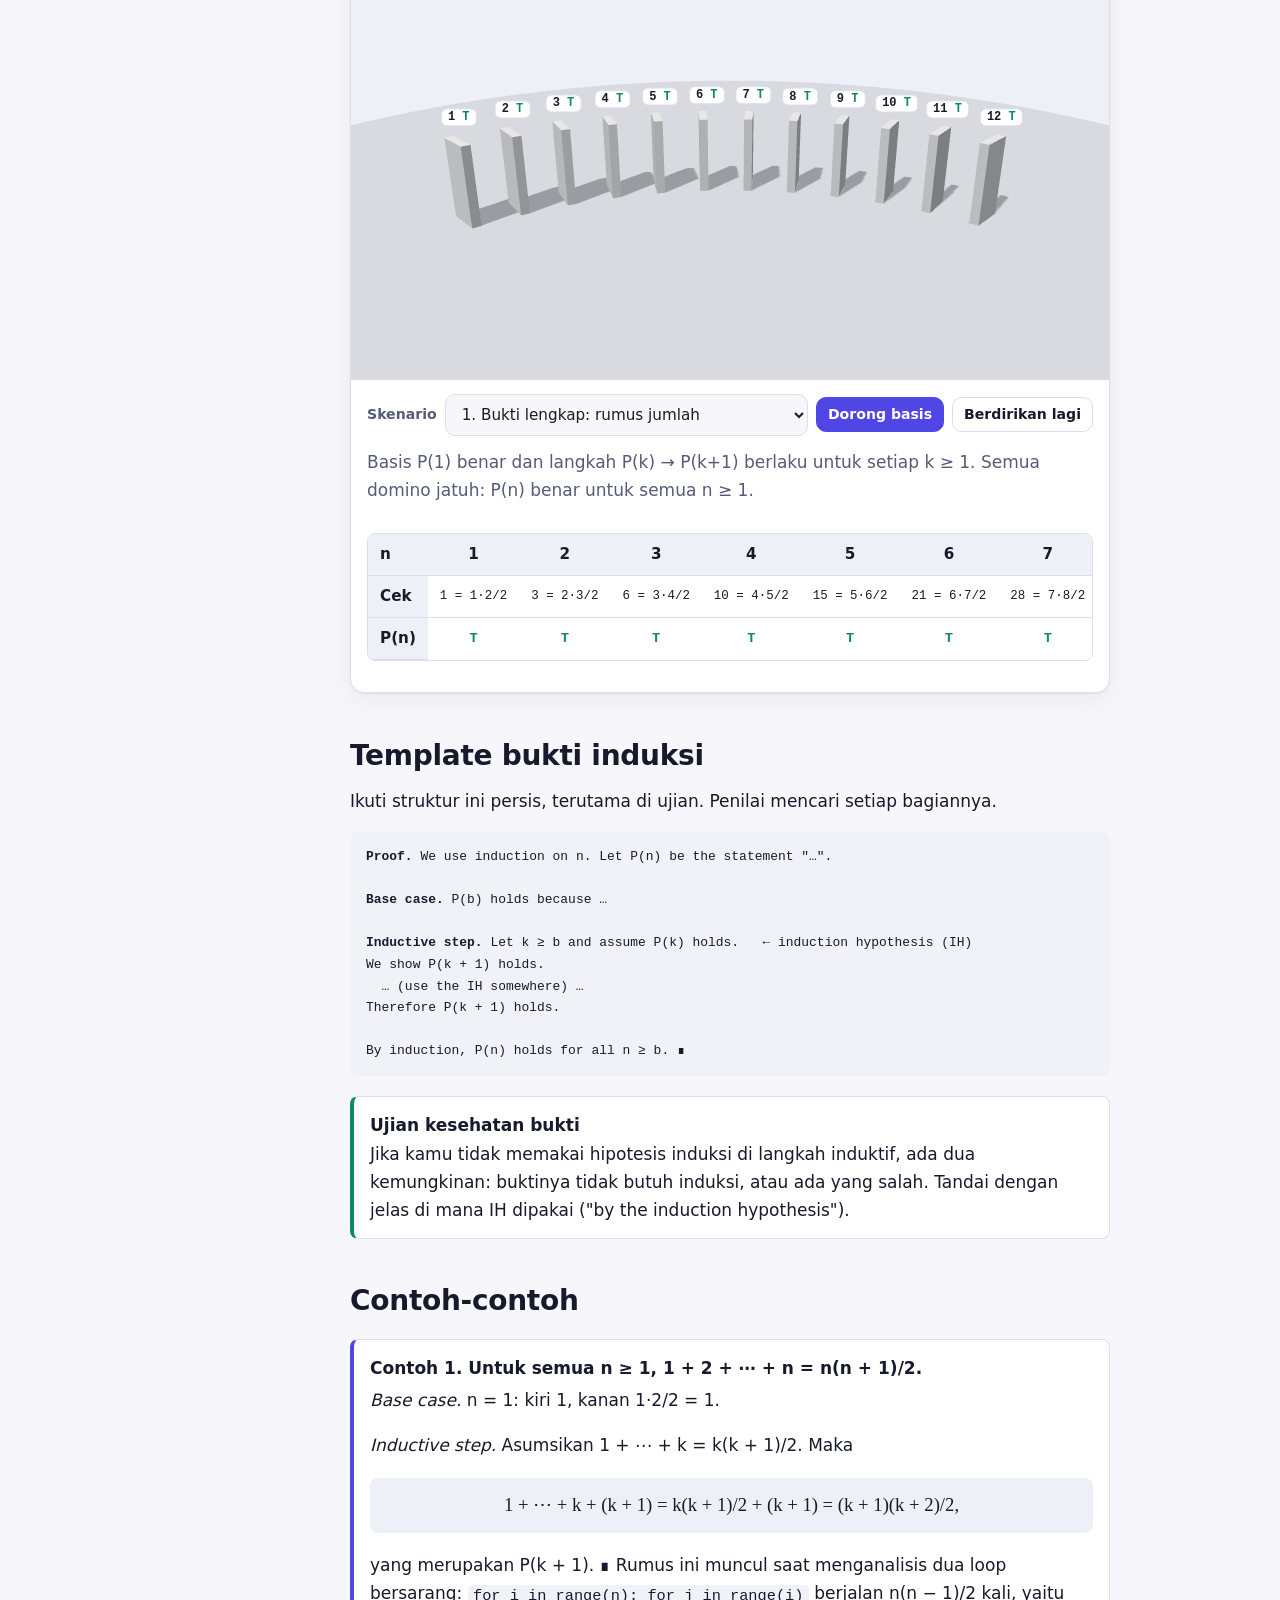
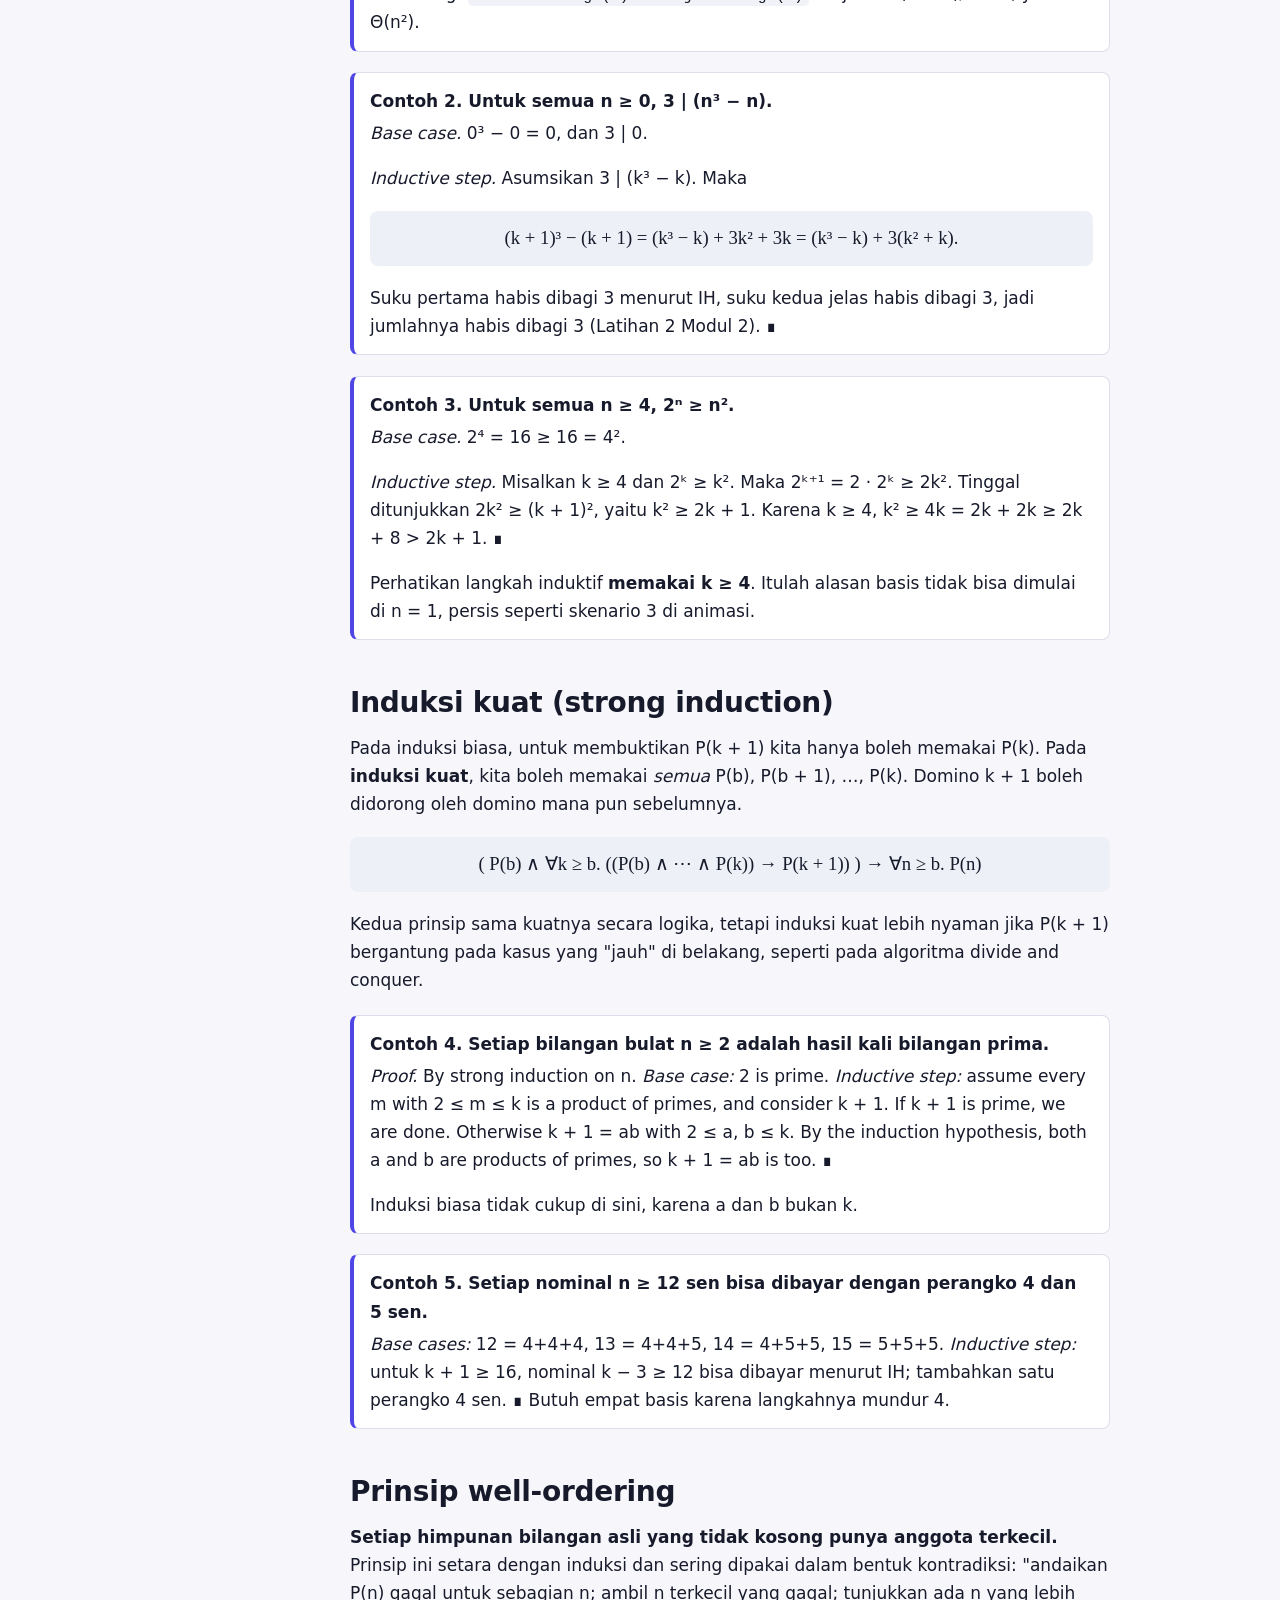
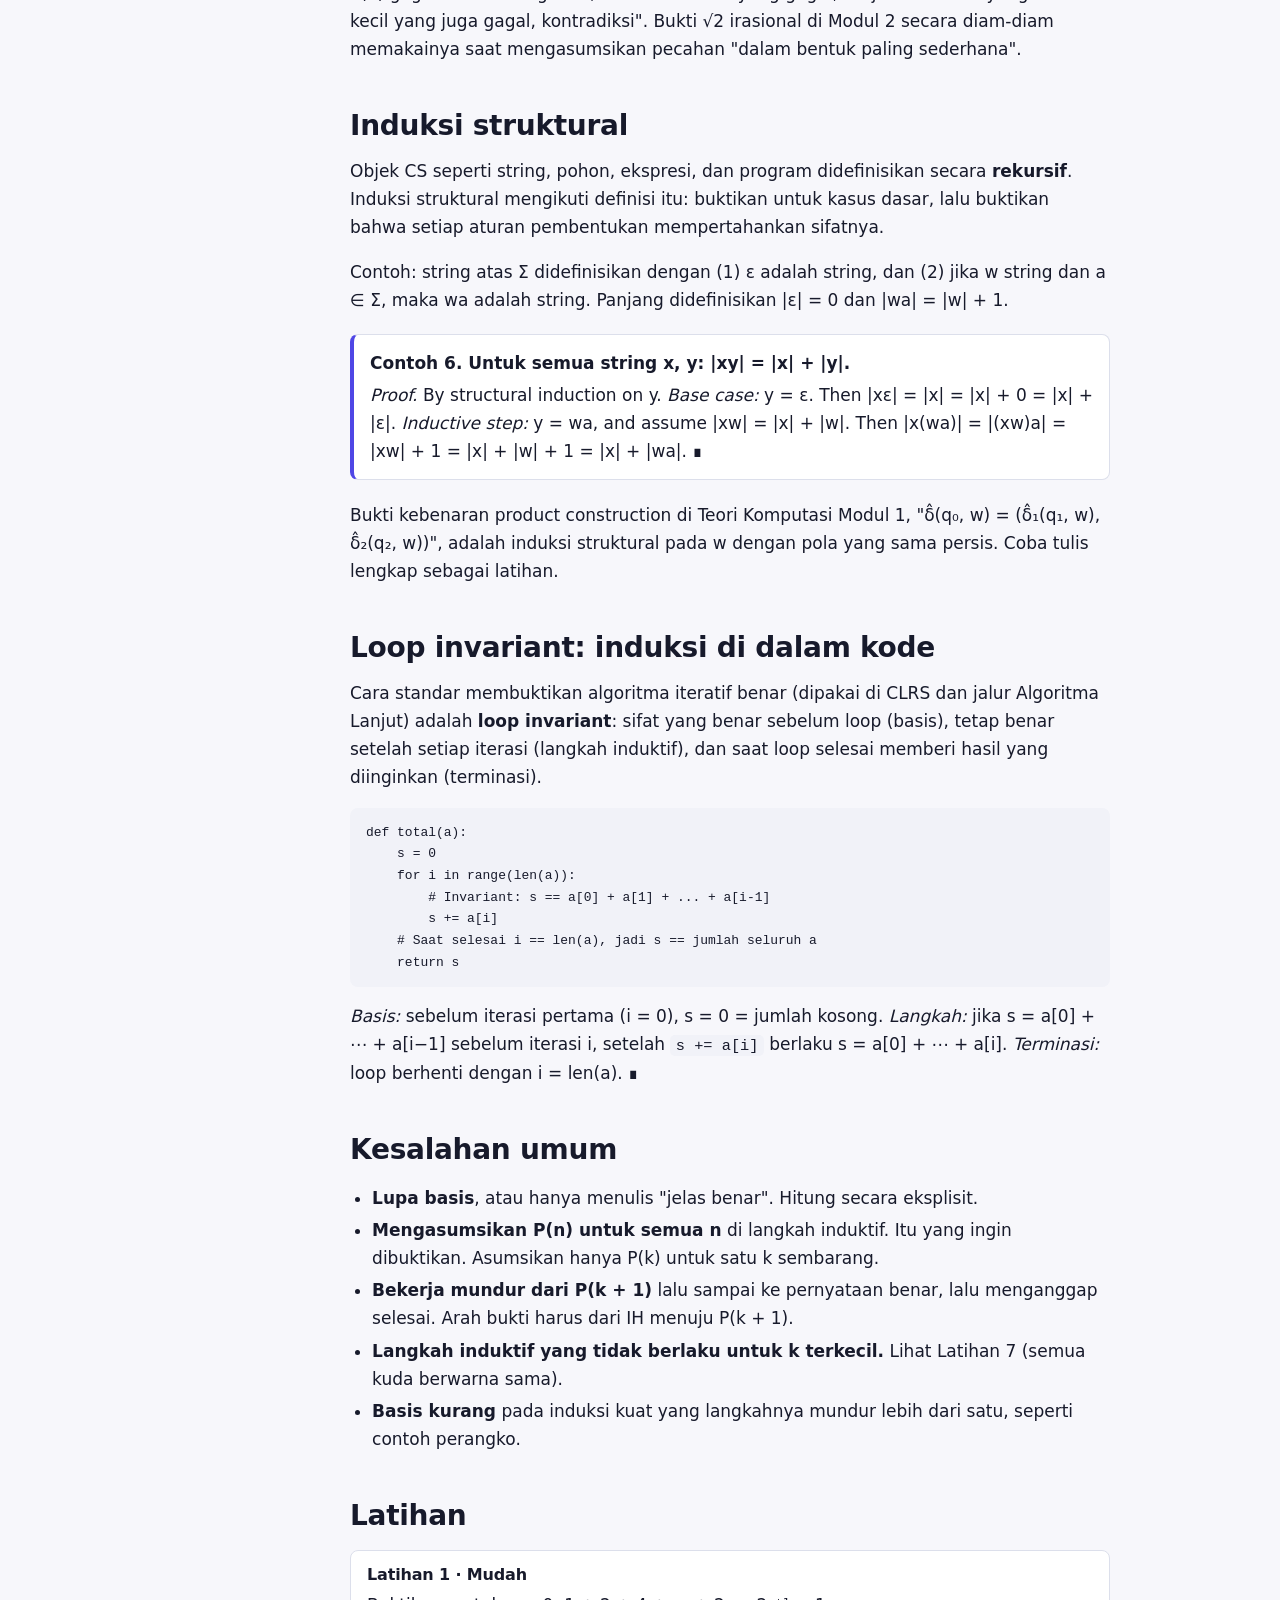
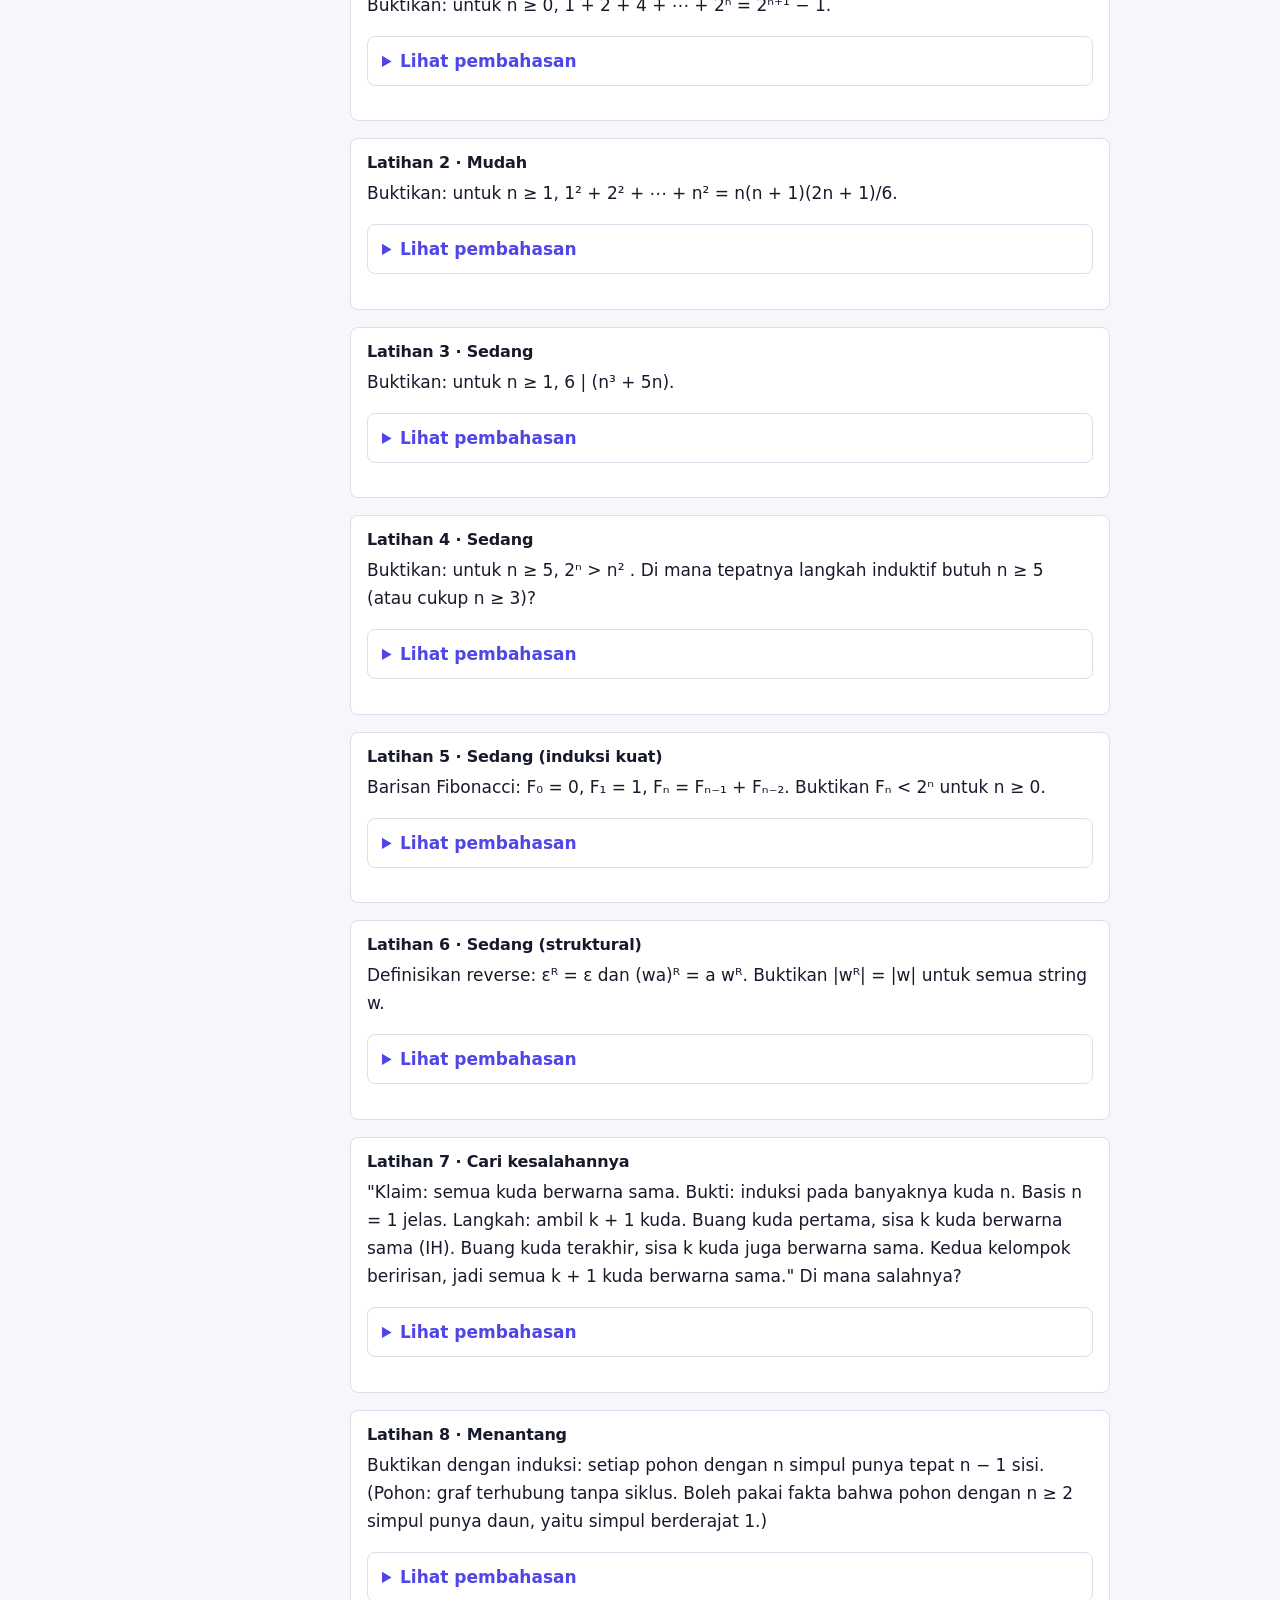
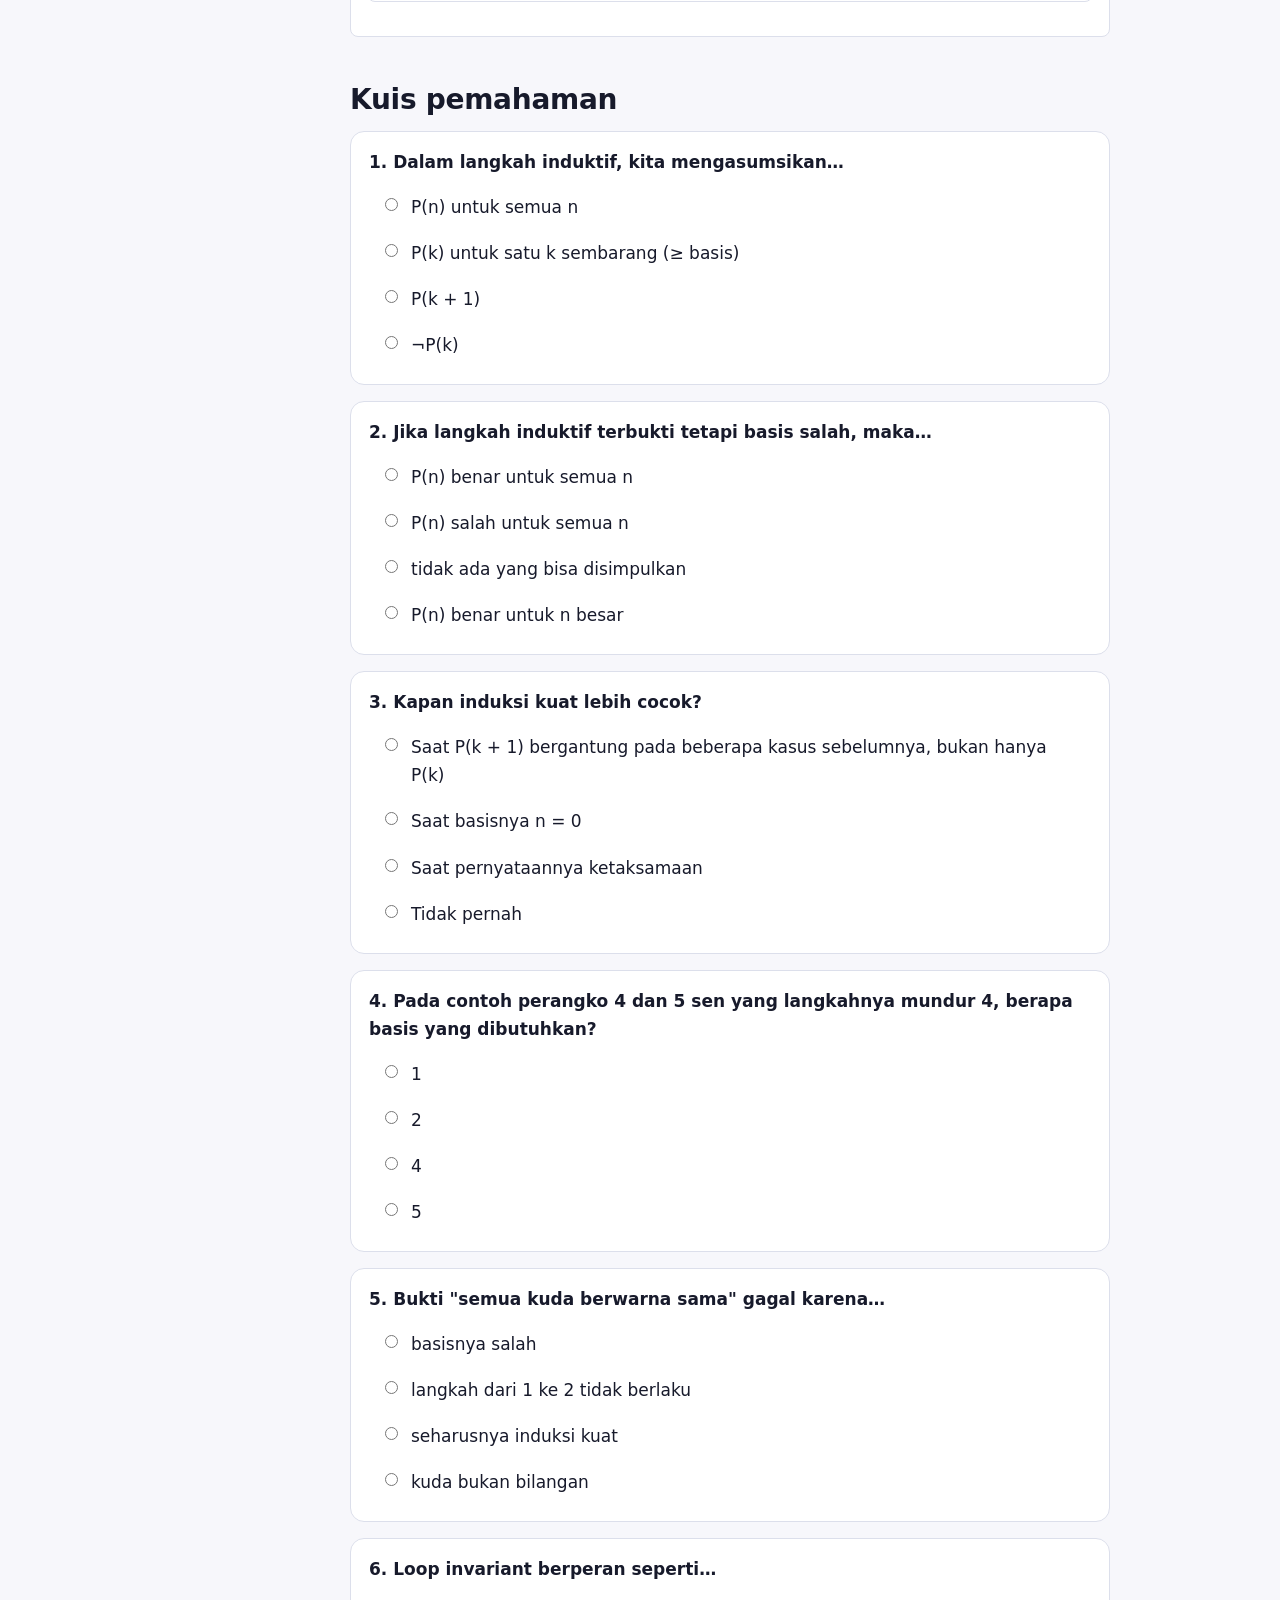
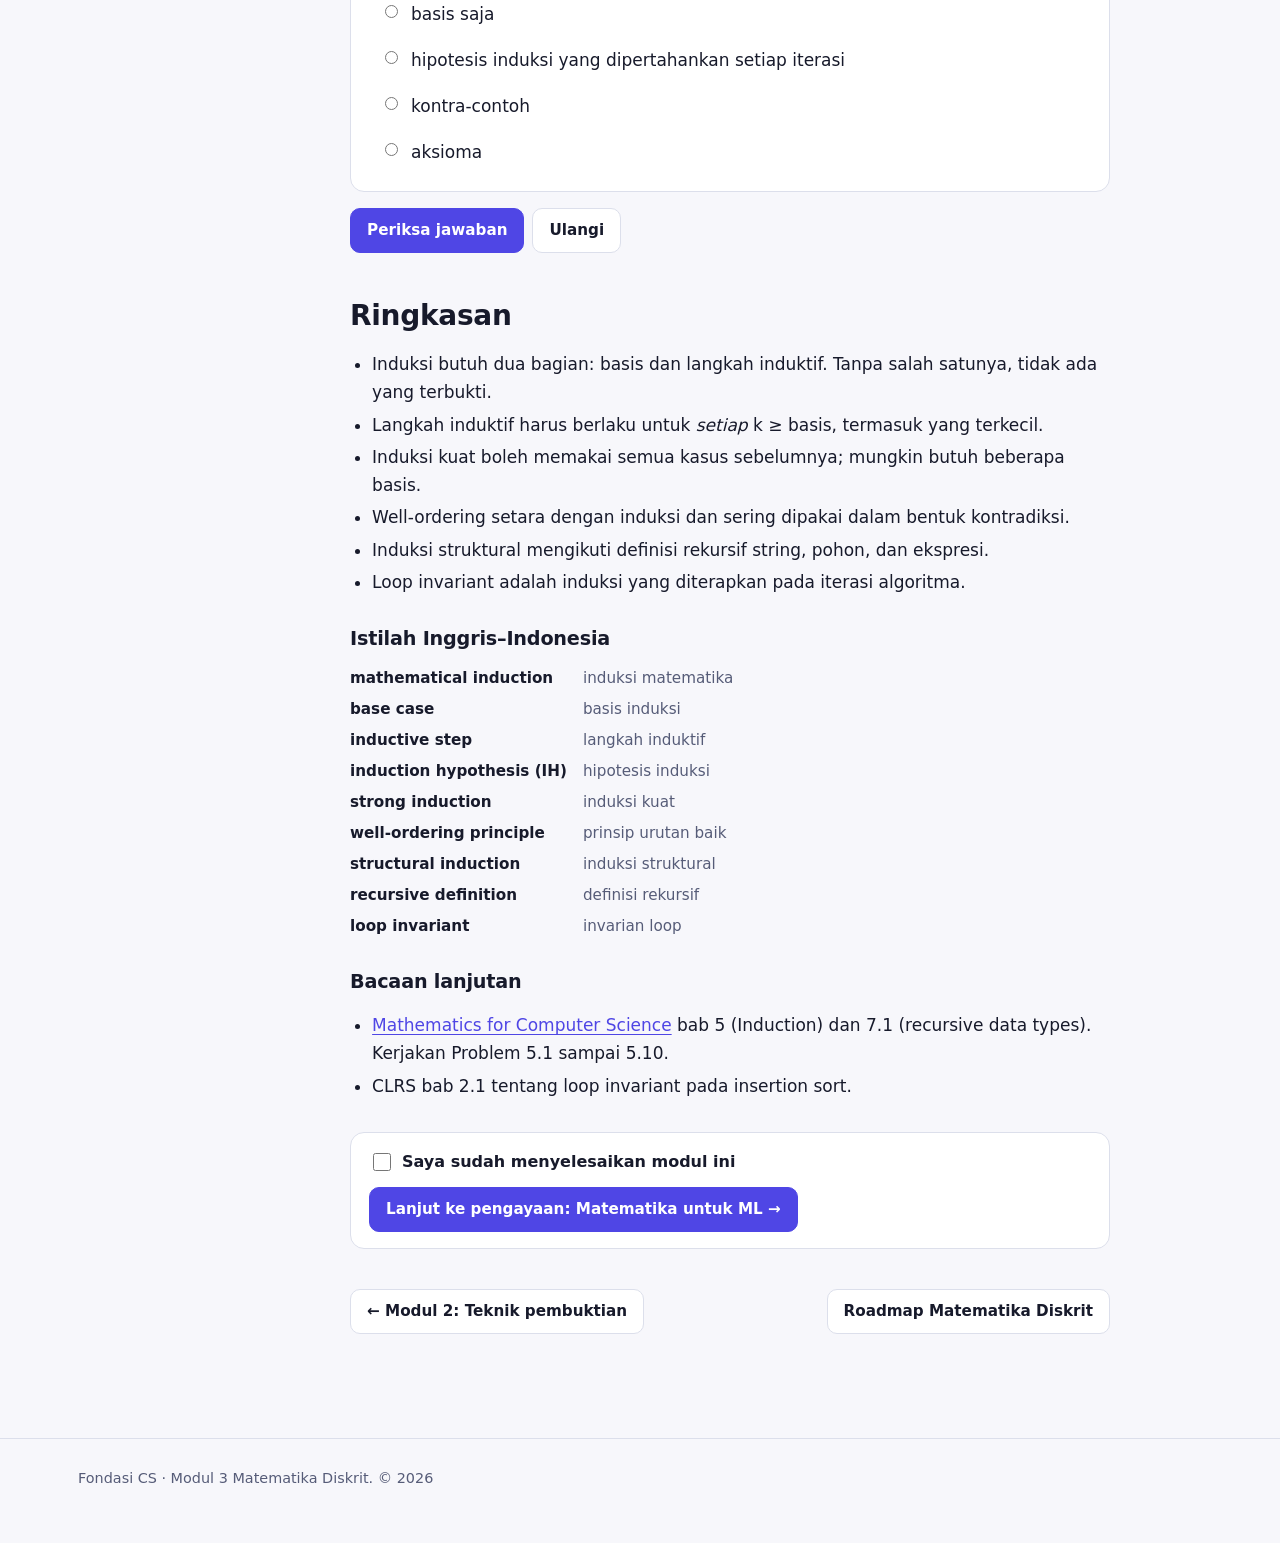
<file: matematika-diskrit/03-induksi.html>
<!doctype html>
<html lang="id">
<head>
  <meta charset="utf-8">
  <meta name="viewport" content="width=device-width, initial-scale=1">
  <title>Induksi Matematika · Matematika Diskrit · Fondasi CS</title>
  <meta name="description" content="Modul 3 Matematika Diskrit: induksi biasa, induksi kuat, well-ordering, dan induksi struktural, dengan animasi domino 3D yang menunjukkan peran basis dan langkah induktif.">
  <meta name="theme-color" content="#4f46e5">
  <link rel="icon" href="../assets/favicon.svg" type="image/svg+xml">
  <script>try{var t=localStorage.getItem("fondasi-cs:theme");if(t)document.documentElement.dataset.theme=t}catch(e){}</script>
  <link rel="stylesheet" href="../assets/css/style.css">
  <script type="importmap">{"imports":{"three":"../assets/vendor/three/three.module.min.js","three/addons/":"../assets/vendor/three/addons/"}}</script>
</head>
<body>
  <a class="skip-link" href="#main">Lewati ke konten</a>
  <header class="site-header">
    <div class="wrap">
      <a class="brand" href="../"><span class="brand-mark" aria-hidden="true">CS</span> Fondasi CS</a>
      <nav class="nav" aria-label="Navigasi utama">
        <a href="../">Beranda</a>
        <a class="hide-sm" href="../roadmap.html?jalur=matematika-diskrit">Roadmap</a>
        <a class="hide-sm" href="../teori-komputasi/01-bahasa-dan-dfa.html">Mulai belajar</a>
      </nav>
      <button class="icon-btn" type="button" data-theme-toggle aria-label="Ganti tema"></button>
    </div>
  </header>

  <div class="wrap">
    <div class="page-head">
      <nav class="breadcrumb" aria-label="Breadcrumb"><a href="../">Beranda</a> / <a href="../roadmap.html?jalur=matematika-diskrit">Matematika Diskrit</a> / Modul 3</nav>
      <p class="eyebrow" style="color:var(--t-math)">Matematika Diskrit · Modul 3 dari 10</p>
      <h1>Induksi Matematika</h1>
      <p class="lead">Bagaimana membuktikan sesuatu untuk tak hingga banyaknya bilangan tanpa mengecek satu per satu? Induksi adalah jawabannya, dan di computer science ia ada di mana-mana: kebenaran algoritma rekursif, loop invariant, analisis waktu jalan, dan sifat string serta pohon.</p>
      <div class="lesson-meta">
        <span class="badge">⏱ 5–6 jam</span>
        <span class="badge">📖 MCS bab 5</span>
        <span class="badge">🎥 MIT 6.042J Lecture 2–3</span>
        <span class="badge">Prasyarat: Modul 2 (pembuktian)</span>
      </div>
    </div>

    <div class="lesson">
      <nav class="toc" aria-label="Daftar isi modul">
        <div class="toc-title">Isi modul</div>
        <ol>
          <li><a href="#tujuan">Tujuan belajar</a></li>
          <li><a href="#prinsip">Prinsip induksi</a></li>
          <li><a href="#domino">Domino 3D</a></li>
          <li><a href="#template">Template bukti</a></li>
          <li><a href="#contoh">Contoh-contoh</a></li>
          <li><a href="#kuat">Induksi kuat</a></li>
          <li><a href="#wop">Well-ordering</a></li>
          <li><a href="#struktural">Induksi struktural</a></li>
          <li><a href="#invariant">Loop invariant</a></li>
          <li><a href="#kesalahan">Kesalahan umum</a></li>
          <li><a href="#latihan">Latihan</a></li>
          <li><a href="#kuis">Kuis</a></li>
          <li><a href="#ringkasan">Ringkasan dan istilah</a></li>
        </ol>
      </nav>

      <main id="main" class="prose">
        <section id="tujuan">
          <h2>Tujuan belajar</h2>
          <ul class="objectives">
            <li>Menyatakan prinsip induksi secara formal dan menjelaskan peran basis dan langkah induktif.</li>
            <li>Menulis bukti induksi dengan template baku dalam bahasa Inggris.</li>
            <li>Memilih antara induksi biasa dan induksi kuat.</li>
            <li>Memakai induksi struktural untuk string dan pohon.</li>
            <li>Menghubungkan induksi dengan loop invariant dan kebenaran algoritma.</li>
          </ul>
        </section>

        <section id="prinsip">
          <h2>Prinsip induksi</h2>
          <div class="callout def">
            <span class="callout-title">Prinsip induksi matematika</span>
            <p>Misalkan P(n) predikat atas bilangan asli. Jika</p>
            <ol>
              <li><strong>basis</strong>: P(0) benar, dan</li>
              <li><strong>langkah induktif</strong>: untuk setiap k ≥ 0, P(k) → P(k + 1),</li>
            </ol>
            <p>maka P(n) benar untuk semua n ≥ 0. Dalam logika Modul 1:</p>
            <div class="math-block">( P(0) ∧ ∀k. (P(k) → P(k + 1)) ) → ∀n. P(n)</div>
          </div>
          <p>Bayangkan barisan domino tak hingga. Basis berarti domino pertama didorong. Langkah induktif berarti <em>setiap</em> domino yang jatuh pasti menjatuhkan domino berikutnya. Kedua syarat itu bersama menjamin semua domino jatuh. Jika salah satunya hilang, tidak ada jaminan apa pun.</p>
          <p>Basis tidak harus 0. Jika basisnya P(b), kesimpulannya P(n) untuk semua n ≥ b.</p>
        </section>

        <section id="domino">
          <h2>Domino 3D: mengapa dua syarat itu wajib</h2>
          <p>Setiap domino bertuliskan n dan nilai kebenaran P(n) yang sebenarnya. Pilih skenario lalu tekan <em>Dorong basis</em>. Domino yang jatuh berwarna hijau, domino yang P(n)-nya salah berwarna merah. Perhatikan skenario ketiga: P(4) benar, tetapi domino 4 tidak jatuh karena tidak ada yang mendorongnya.</p>
          <div class="viz" data-domino>
            <div class="viz-stage">
              <div class="viz-overlay"><span class="viz-status" data-status>Memuat…</span></div>
            </div>
            <div class="viz-controls">
              <div class="viz-row">
                <label for="domino-sc">Skenario</label>
                <select id="domino-sc" class="field" data-scenario style="flex:1;max-width:420px">
                  <option value="jumlah">1. Bukti lengkap: rumus jumlah</option>
                  <option value="tanpa-basis">2. Langkah sah, basis salah</option>
                  <option value="langkah-gagal">3. Basis benar, langkah gagal di tengah</option>
                  <option value="basis-4">4. Perbaikan: basis dipindah ke n = 4</option>
                </select>
                <button type="button" class="btn btn-primary btn-sm" data-play>Dorong basis</button>
                <button type="button" class="btn btn-sm" data-reset>Berdirikan lagi</button>
              </div>
              <p class="muted" data-note style="margin:0"></p>
              <div data-table></div>
            </div>
          </div>
        </section>

        <section id="template">
          <h2>Template bukti induksi</h2>
          <p>Ikuti struktur ini persis, terutama di ujian. Penilai mencari setiap bagiannya.</p>
<pre><code><b>Proof.</b> We use induction on n. Let P(n) be the statement "…".

<b>Base case.</b> P(b) holds because …

<b>Inductive step.</b> Let k ≥ b and assume P(k) holds.   ← induction hypothesis (IH)
We show P(k + 1) holds.
  … (use the IH somewhere) …
Therefore P(k + 1) holds.

By induction, P(n) holds for all n ≥ b. ∎</code></pre>
          <div class="callout tip">
            <span class="callout-title">Ujian kesehatan bukti</span>
            Jika kamu tidak memakai hipotesis induksi di langkah induktif, ada dua kemungkinan: buktinya tidak butuh induksi, atau ada yang salah. Tandai dengan jelas di mana IH dipakai ("by the induction hypothesis").
          </div>
        </section>

        <section id="contoh">
          <h2>Contoh-contoh</h2>
          <div class="callout">
            <span class="callout-title">Contoh 1. Untuk semua n ≥ 1, 1 + 2 + ⋯ + n = n(n + 1)/2.</span>
            <p><em>Base case.</em> n = 1: kiri 1, kanan 1·2/2 = 1.</p>
            <p><em>Inductive step.</em> Asumsikan 1 + ⋯ + k = k(k + 1)/2. Maka</p>
            <div class="math-block">1 + ⋯ + k + (k + 1) = k(k + 1)/2 + (k + 1) = (k + 1)(k + 2)/2,</div>
            <p>yang merupakan P(k + 1). ∎ Rumus ini muncul saat menganalisis dua loop bersarang: <code>for i in range(n): for j in range(i)</code> berjalan n(n − 1)/2 kali, yaitu Θ(n²).</p>
          </div>

          <div class="callout">
            <span class="callout-title">Contoh 2. Untuk semua n ≥ 0, 3 | (n³ − n).</span>
            <p><em>Base case.</em> 0³ − 0 = 0, dan 3 | 0.</p>
            <p><em>Inductive step.</em> Asumsikan 3 | (k³ − k). Maka</p>
            <div class="math-block">(k + 1)³ − (k + 1) = (k³ − k) + 3k² + 3k = (k³ − k) + 3(k² + k).</div>
            <p>Suku pertama habis dibagi 3 menurut IH, suku kedua jelas habis dibagi 3, jadi jumlahnya habis dibagi 3 (Latihan 2 Modul 2). ∎</p>
          </div>

          <div class="callout">
            <span class="callout-title">Contoh 3. Untuk semua n ≥ 4, 2ⁿ ≥ n².</span>
            <p><em>Base case.</em> 2⁴ = 16 ≥ 16 = 4².</p>
            <p><em>Inductive step.</em> Misalkan k ≥ 4 dan 2ᵏ ≥ k². Maka 2ᵏ⁺¹ = 2 · 2ᵏ ≥ 2k². Tinggal ditunjukkan 2k² ≥ (k + 1)², yaitu k² ≥ 2k + 1. Karena k ≥ 4, k² ≥ 4k = 2k + 2k ≥ 2k + 8 &gt; 2k + 1. ∎</p>
            <p>Perhatikan langkah induktif <strong>memakai k ≥ 4</strong>. Itulah alasan basis tidak bisa dimulai di n = 1, persis seperti skenario 3 di animasi.</p>
          </div>
        </section>

        <section id="kuat">
          <h2>Induksi kuat (strong induction)</h2>
          <p>Pada induksi biasa, untuk membuktikan P(k + 1) kita hanya boleh memakai P(k). Pada <strong>induksi kuat</strong>, kita boleh memakai <em>semua</em> P(b), P(b + 1), …, P(k). Domino k + 1 boleh didorong oleh domino mana pun sebelumnya.</p>
          <div class="math-block">( P(b) ∧ ∀k ≥ b. ((P(b) ∧ ⋯ ∧ P(k)) → P(k + 1)) ) → ∀n ≥ b. P(n)</div>
          <p>Kedua prinsip sama kuatnya secara logika, tetapi induksi kuat lebih nyaman jika P(k + 1) bergantung pada kasus yang "jauh" di belakang, seperti pada algoritma divide and conquer.</p>
          <div class="callout">
            <span class="callout-title">Contoh 4. Setiap bilangan bulat n ≥ 2 adalah hasil kali bilangan prima.</span>
            <p><em>Proof.</em> By strong induction on n. <em>Base case:</em> 2 is prime. <em>Inductive step:</em> assume every m with 2 ≤ m ≤ k is a product of primes, and consider k + 1. If k + 1 is prime, we are done. Otherwise k + 1 = ab with 2 ≤ a, b ≤ k. By the induction hypothesis, both a and b are products of primes, so k + 1 = ab is too. ∎</p>
            <p>Induksi biasa tidak cukup di sini, karena a dan b bukan k.</p>
          </div>
          <div class="callout">
            <span class="callout-title">Contoh 5. Setiap nominal n ≥ 12 sen bisa dibayar dengan perangko 4 dan 5 sen.</span>
            <p><em>Base cases:</em> 12 = 4+4+4, 13 = 4+4+5, 14 = 4+5+5, 15 = 5+5+5. <em>Inductive step:</em> untuk k + 1 ≥ 16, nominal k − 3 ≥ 12 bisa dibayar menurut IH; tambahkan satu perangko 4 sen. ∎ Butuh empat basis karena langkahnya mundur 4.</p>
          </div>
        </section>

        <section id="wop">
          <h2>Prinsip well-ordering</h2>
          <p><strong>Setiap himpunan bilangan asli yang tidak kosong punya anggota terkecil.</strong> Prinsip ini setara dengan induksi dan sering dipakai dalam bentuk kontradiksi: "andaikan P(n) gagal untuk sebagian n; ambil n terkecil yang gagal; tunjukkan ada n yang lebih kecil yang juga gagal, kontradiksi". Bukti √2 irasional di Modul 2 secara diam-diam memakainya saat mengasumsikan pecahan "dalam bentuk paling sederhana".</p>
        </section>

        <section id="struktural">
          <h2>Induksi struktural</h2>
          <p>Objek CS seperti string, pohon, ekspresi, dan program didefinisikan secara <strong>rekursif</strong>. Induksi struktural mengikuti definisi itu: buktikan untuk kasus dasar, lalu buktikan bahwa setiap aturan pembentukan mempertahankan sifatnya.</p>
          <p>Contoh: string atas Σ didefinisikan dengan (1) ε adalah string, dan (2) jika w string dan a ∈ Σ, maka wa adalah string. Panjang didefinisikan |ε| = 0 dan |wa| = |w| + 1.</p>
          <div class="callout">
            <span class="callout-title">Contoh 6. Untuk semua string x, y: |xy| = |x| + |y|.</span>
            <p><em>Proof.</em> By structural induction on y. <em>Base case:</em> y = ε. Then |xε| = |x| = |x| + 0 = |x| + |ε|. <em>Inductive step:</em> y = wa, and assume |xw| = |x| + |w|. Then |x(wa)| = |(xw)a| = |xw| + 1 = |x| + |w| + 1 = |x| + |wa|. ∎</p>
          </div>
          <p>Bukti kebenaran product construction di Teori Komputasi Modul 1, "δ̂(q₀, w) = (δ̂₁(q₁, w), δ̂₂(q₂, w))", adalah induksi struktural pada w dengan pola yang sama persis. Coba tulis lengkap sebagai latihan.</p>
        </section>

        <section id="invariant">
          <h2>Loop invariant: induksi di dalam kode</h2>
          <p>Cara standar membuktikan algoritma iteratif benar (dipakai di CLRS dan jalur Algoritma Lanjut) adalah <strong>loop invariant</strong>: sifat yang benar sebelum loop (basis), tetap benar setelah setiap iterasi (langkah induktif), dan saat loop selesai memberi hasil yang diinginkan (terminasi).</p>
<pre><code>def total(a):
    s = 0
    for i in range(len(a)):
        # Invariant: s == a[0] + a[1] + ... + a[i-1]
        s += a[i]
    # Saat selesai i == len(a), jadi s == jumlah seluruh a
    return s</code></pre>
          <p><em>Basis:</em> sebelum iterasi pertama (i = 0), s = 0 = jumlah kosong. <em>Langkah:</em> jika s = a[0] + ⋯ + a[i−1] sebelum iterasi i, setelah <code>s += a[i]</code> berlaku s = a[0] + ⋯ + a[i]. <em>Terminasi:</em> loop berhenti dengan i = len(a). ∎</p>
        </section>

        <section id="kesalahan">
          <h2>Kesalahan umum</h2>
          <ul>
            <li><strong>Lupa basis</strong>, atau hanya menulis "jelas benar". Hitung secara eksplisit.</li>
            <li><strong>Mengasumsikan P(n) untuk semua n</strong> di langkah induktif. Itu yang ingin dibuktikan. Asumsikan hanya P(k) untuk satu k sembarang.</li>
            <li><strong>Bekerja mundur dari P(k + 1)</strong> lalu sampai ke pernyataan benar, lalu menganggap selesai. Arah bukti harus dari IH menuju P(k + 1).</li>
            <li><strong>Langkah induktif yang tidak berlaku untuk k terkecil.</strong> Lihat Latihan 7 (semua kuda berwarna sama).</li>
            <li><strong>Basis kurang</strong> pada induksi kuat yang langkahnya mundur lebih dari satu, seperti contoh perangko.</li>
          </ul>
        </section>

        <section id="latihan">
          <h2>Latihan</h2>
          <div class="exercise">
            <h4>Latihan 1 · Mudah</h4>
            <p>Buktikan: untuk n ≥ 0, 1 + 2 + 4 + ⋯ + 2ⁿ = 2ⁿ⁺¹ − 1.</p>
            <details class="solution"><summary>Lihat pembahasan</summary><div>
              <p>Basis n = 0: 1 = 2 − 1. Langkah: asumsikan jumlah sampai 2ᵏ adalah 2ᵏ⁺¹ − 1. Tambahkan 2ᵏ⁺¹: hasilnya 2 · 2ᵏ⁺¹ − 1 = 2ᵏ⁺² − 1. ∎ Ini menjelaskan mengapa pohon biner lengkap dengan kedalaman n punya 2ⁿ⁺¹ − 1 simpul.</p>
            </div></details>
          </div>
          <div class="exercise">
            <h4>Latihan 2 · Mudah</h4>
            <p>Buktikan: untuk n ≥ 1, 1² + 2² + ⋯ + n² = n(n + 1)(2n + 1)/6.</p>
            <details class="solution"><summary>Lihat pembahasan</summary><div>
              <p>Basis n = 1: 1 = 1·2·3/6. Langkah: k(k+1)(2k+1)/6 + (k+1)² = (k+1)[k(2k+1) + 6(k+1)]/6 = (k+1)(2k² + 7k + 6)/6 = (k+1)(k+2)(2k+3)/6, yaitu rumus untuk k + 1. ∎</p>
            </div></details>
          </div>
          <div class="exercise">
            <h4>Latihan 3 · Sedang</h4>
            <p>Buktikan: untuk n ≥ 1, 6 | (n³ + 5n).</p>
            <details class="solution"><summary>Lihat pembahasan</summary><div>
              <p>Basis: 1 + 5 = 6. Langkah: (k+1)³ + 5(k+1) = (k³ + 5k) + 3k² + 3k + 6 = (k³ + 5k) + 3k(k + 1) + 6. Suku pertama habis dibagi 6 (IH); k(k + 1) genap (Modul 2, Teorema 5), jadi 3k(k + 1) habis dibagi 6; dan 6 habis dibagi 6. ∎</p>
            </div></details>
          </div>
          <div class="exercise">
            <h4>Latihan 4 · Sedang</h4>
            <p>Buktikan: untuk n ≥ 5, 2ⁿ &gt; n² . Di mana tepatnya langkah induktif butuh n ≥ 5 (atau cukup n ≥ 3)?</p>
            <details class="solution"><summary>Lihat pembahasan</summary><div>
              <p>Basis 32 &gt; 25. Langkah: 2ᵏ⁺¹ = 2 · 2ᵏ &gt; 2k² ≥ (k + 1)² ketika k² ≥ 2k + 1, yang berlaku untuk k ≥ 3. Jadi langkahnya sah mulai k ≥ 3, tetapi basis yang benar (dengan ketaksamaan ketat) baru tercapai di n = 5, karena 2⁴ = 4² tidak memenuhi "&gt;". Basis dan langkah harus diperiksa terpisah.</p>
            </div></details>
          </div>
          <div class="exercise">
            <h4>Latihan 5 · Sedang (induksi kuat)</h4>
            <p>Barisan Fibonacci: F₀ = 0, F₁ = 1, Fₙ = Fₙ₋₁ + Fₙ₋₂. Buktikan Fₙ &lt; 2ⁿ untuk n ≥ 0.</p>
            <details class="solution"><summary>Lihat pembahasan</summary><div>
              <p>Dua basis: F₀ = 0 &lt; 1, F₁ = 1 &lt; 2. Langkah (k + 1 ≥ 2): Fₖ₊₁ = Fₖ + Fₖ₋₁ &lt; 2ᵏ + 2ᵏ⁻¹ &lt; 2ᵏ + 2ᵏ = 2ᵏ⁺¹, memakai IH untuk k dan k − 1. Inilah sebabnya butuh induksi kuat dan dua basis. ∎ Ini juga batas atas kasar waktu jalan <code>fib</code> rekursif naif.</p>
            </div></details>
          </div>
          <div class="exercise">
            <h4>Latihan 6 · Sedang (struktural)</h4>
            <p>Definisikan reverse: εᴿ = ε dan (wa)ᴿ = a wᴿ. Buktikan |wᴿ| = |w| untuk semua string w.</p>
            <details class="solution"><summary>Lihat pembahasan</summary><div>
              <p>Basis: |εᴿ| = |ε| = 0. Langkah: |(wa)ᴿ| = |a wᴿ| = 1 + |wᴿ| = 1 + |w| = |wa|, memakai Contoh 6 untuk panjang konkatenasi dan IH untuk |wᴿ| = |w|. ∎</p>
            </div></details>
          </div>
          <div class="exercise">
            <h4>Latihan 7 · Cari kesalahannya</h4>
            <p>"Klaim: semua kuda berwarna sama. Bukti: induksi pada banyaknya kuda n. Basis n = 1 jelas. Langkah: ambil k + 1 kuda. Buang kuda pertama, sisa k kuda berwarna sama (IH). Buang kuda terakhir, sisa k kuda juga berwarna sama. Kedua kelompok beririsan, jadi semua k + 1 kuda berwarna sama." Di mana salahnya?</p>
            <details class="solution"><summary>Lihat pembahasan</summary><div>
              <p>Langkah induktif gagal untuk k = 1 → k + 1 = 2. Dengan dua kuda, kelompok "tanpa kuda pertama" dan "tanpa kuda terakhir" masing-masing berisi satu kuda dan <strong>tidak beririsan</strong>, jadi tidak ada alasan warna keduanya sama. Ini persis skenario 3 di animasi: satu celah di rantai sudah cukup merusak seluruh bukti.</p>
            </div></details>
          </div>
          <div class="exercise">
            <h4>Latihan 8 · Menantang</h4>
            <p>Buktikan dengan induksi: setiap pohon dengan n simpul punya tepat n − 1 sisi. (Pohon: graf terhubung tanpa siklus. Boleh pakai fakta bahwa pohon dengan n ≥ 2 simpul punya daun, yaitu simpul berderajat 1.)</p>
            <details class="solution"><summary>Lihat pembahasan</summary><div>
              <p>Basis n = 1: nol sisi. Langkah: ambil pohon T dengan k + 1 simpul. T punya daun v. Menghapus v beserta satu sisinya menghasilkan pohon dengan k simpul (masih terhubung dan tanpa siklus), yang menurut IH punya k − 1 sisi. Jadi T punya k sisi. ∎ Perhatikan arahnya: kita mulai dari objek berukuran k + 1 lalu mengecilkannya, bukan membangun dari ukuran k. Ini cara aman menghindari kesalahan "membangun" yang tidak mencakup semua pohon.</p>
            </div></details>
          </div>
        </section>

        <section id="kuis">
          <h2>Kuis pemahaman</h2>
          <div data-quiz id="kuis-md3">
            <script type="application/json">
[
  { "q": "Dalam langkah induktif, kita mengasumsikan…", "options": ["P(n) untuk semua n", "P(k) untuk satu k sembarang (≥ basis)", "P(k + 1)", "¬P(k)"], "answer": 1, "explain": "Hipotesis induksi hanya untuk satu k sembarang." },
  { "q": "Jika langkah induktif terbukti tetapi basis salah, maka…", "options": ["P(n) benar untuk semua n", "P(n) salah untuk semua n", "tidak ada yang bisa disimpulkan", "P(n) benar untuk n besar"], "answer": 2, "explain": "Contohnya n = n + 1: langkahnya sah, basisnya salah, dan klaimnya salah. Tidak ada domino yang didorong." },
  { "q": "Kapan induksi kuat lebih cocok?", "options": ["Saat P(k + 1) bergantung pada beberapa kasus sebelumnya, bukan hanya P(k)", "Saat basisnya n = 0", "Saat pernyataannya ketaksamaan", "Tidak pernah"], "answer": 0, "explain": "Misalnya faktorisasi prima atau Fibonacci." },
  { "q": "Pada contoh perangko 4 dan 5 sen yang langkahnya mundur 4, berapa basis yang dibutuhkan?", "options": ["1", "2", "4", "5"], "answer": 2, "explain": "Nominal 12, 13, 14, 15; setelah itu setiap nominal mundur 4 ke salah satu basis." },
  { "q": "Bukti \"semua kuda berwarna sama\" gagal karena…", "options": ["basisnya salah", "langkah dari 1 ke 2 tidak berlaku", "seharusnya induksi kuat", "kuda bukan bilangan"], "answer": 1, "explain": "Dua kelompok berukuran 1 tidak beririsan." },
  { "q": "Loop invariant berperan seperti…", "options": ["basis saja", "hipotesis induksi yang dipertahankan setiap iterasi", "kontra-contoh", "aksioma"], "answer": 1, "explain": "Benar sebelum loop (basis), dipertahankan setiap iterasi (langkah), dan memberi hasil saat loop selesai." }
]
            </script>
          </div>
        </section>

        <section id="ringkasan">
          <h2>Ringkasan</h2>
          <ul>
            <li>Induksi butuh dua bagian: basis dan langkah induktif. Tanpa salah satunya, tidak ada yang terbukti.</li>
            <li>Langkah induktif harus berlaku untuk <em>setiap</em> k ≥ basis, termasuk yang terkecil.</li>
            <li>Induksi kuat boleh memakai semua kasus sebelumnya; mungkin butuh beberapa basis.</li>
            <li>Well-ordering setara dengan induksi dan sering dipakai dalam bentuk kontradiksi.</li>
            <li>Induksi struktural mengikuti definisi rekursif string, pohon, dan ekspresi.</li>
            <li>Loop invariant adalah induksi yang diterapkan pada iterasi algoritma.</li>
          </ul>
          <h3>Istilah Inggris–Indonesia</h3>
          <dl class="glossary">
            <dt>mathematical induction</dt><dd>induksi matematika</dd>
            <dt>base case</dt><dd>basis induksi</dd>
            <dt>inductive step</dt><dd>langkah induktif</dd>
            <dt>induction hypothesis (IH)</dt><dd>hipotesis induksi</dd>
            <dt>strong induction</dt><dd>induksi kuat</dd>
            <dt>well-ordering principle</dt><dd>prinsip urutan baik</dd>
            <dt>structural induction</dt><dd>induksi struktural</dd>
            <dt>recursive definition</dt><dd>definisi rekursif</dd>
            <dt>loop invariant</dt><dd>invarian loop</dd>
          </dl>
          <h3>Bacaan lanjutan</h3>
          <ul>
            <li><a href="https://courses.csail.mit.edu/6.042/spring18/mcs.pdf" target="_blank" rel="noopener">Mathematics for Computer Science</a> bab 5 (Induction) dan 7.1 (recursive data types). Kerjakan Problem 5.1 sampai 5.10.</li>
            <li>CLRS bab 2.1 tentang loop invariant pada insertion sort.</li>
          </ul>
          <div class="done-box">
            <label class="check"><input type="checkbox" data-done-key="matematika-diskrit/03"> Saya sudah menyelesaikan modul ini</label>
            <a class="btn btn-primary" href="../python-ml/00-matematika-ml.html">Lanjut ke pengayaan: Matematika untuk ML →</a>
          </div>
          <nav class="pager" aria-label="Navigasi modul">
            <a class="btn" href="02-pembuktian.html">← Modul 2: Teknik pembuktian</a>
            <a class="btn" href="../roadmap.html?jalur=matematika-diskrit">Roadmap Matematika Diskrit</a>
          </nav>
        </section>
      </main>
    </div>
  </div>

  <footer class="site-footer">
    <div class="wrap">
      <p>Fondasi CS · Modul 3 Matematika Diskrit. © <span data-year></span></p>
    </div>
  </footer>

  <script type="module" src="../assets/js/app.js"></script>
  <script type="module" src="../assets/js/components/domino3d.js"></script>
  <script type="module" src="../assets/js/components/quiz.js"></script>
</body>
</html>
</file>
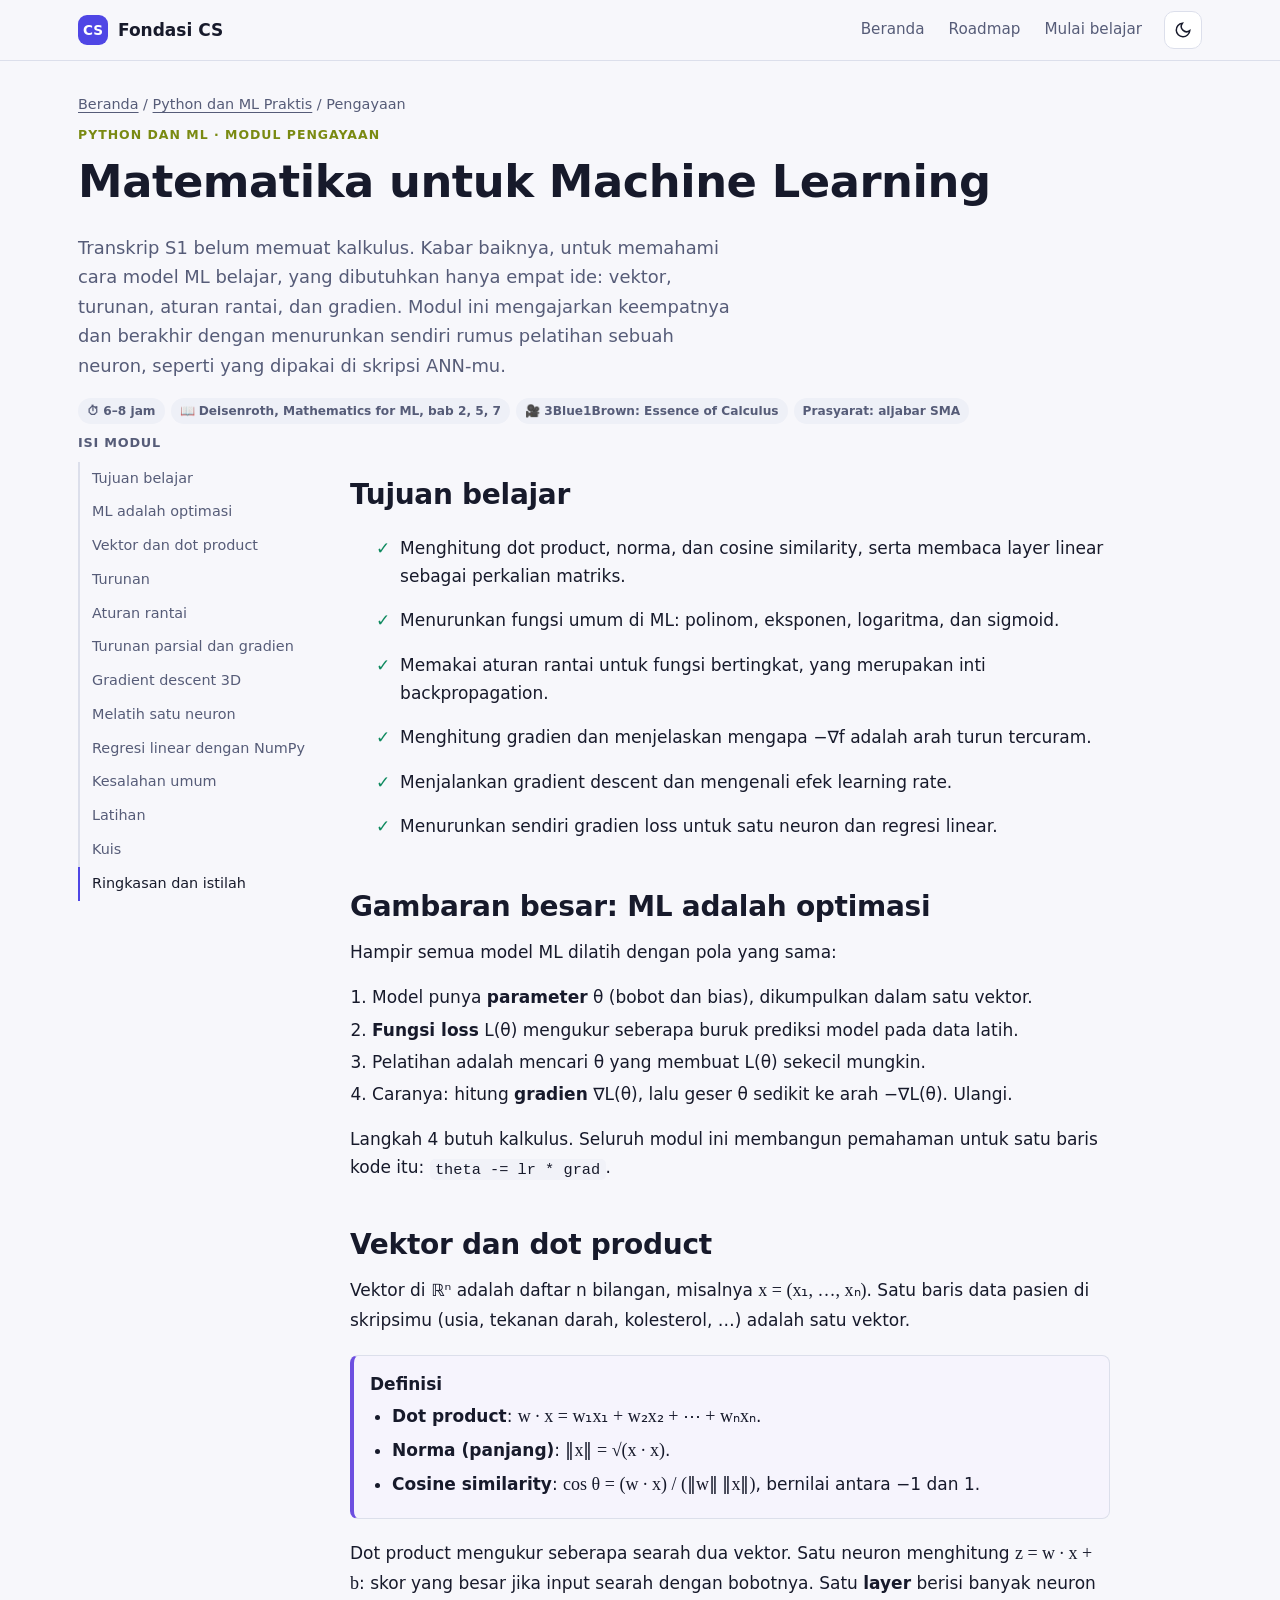
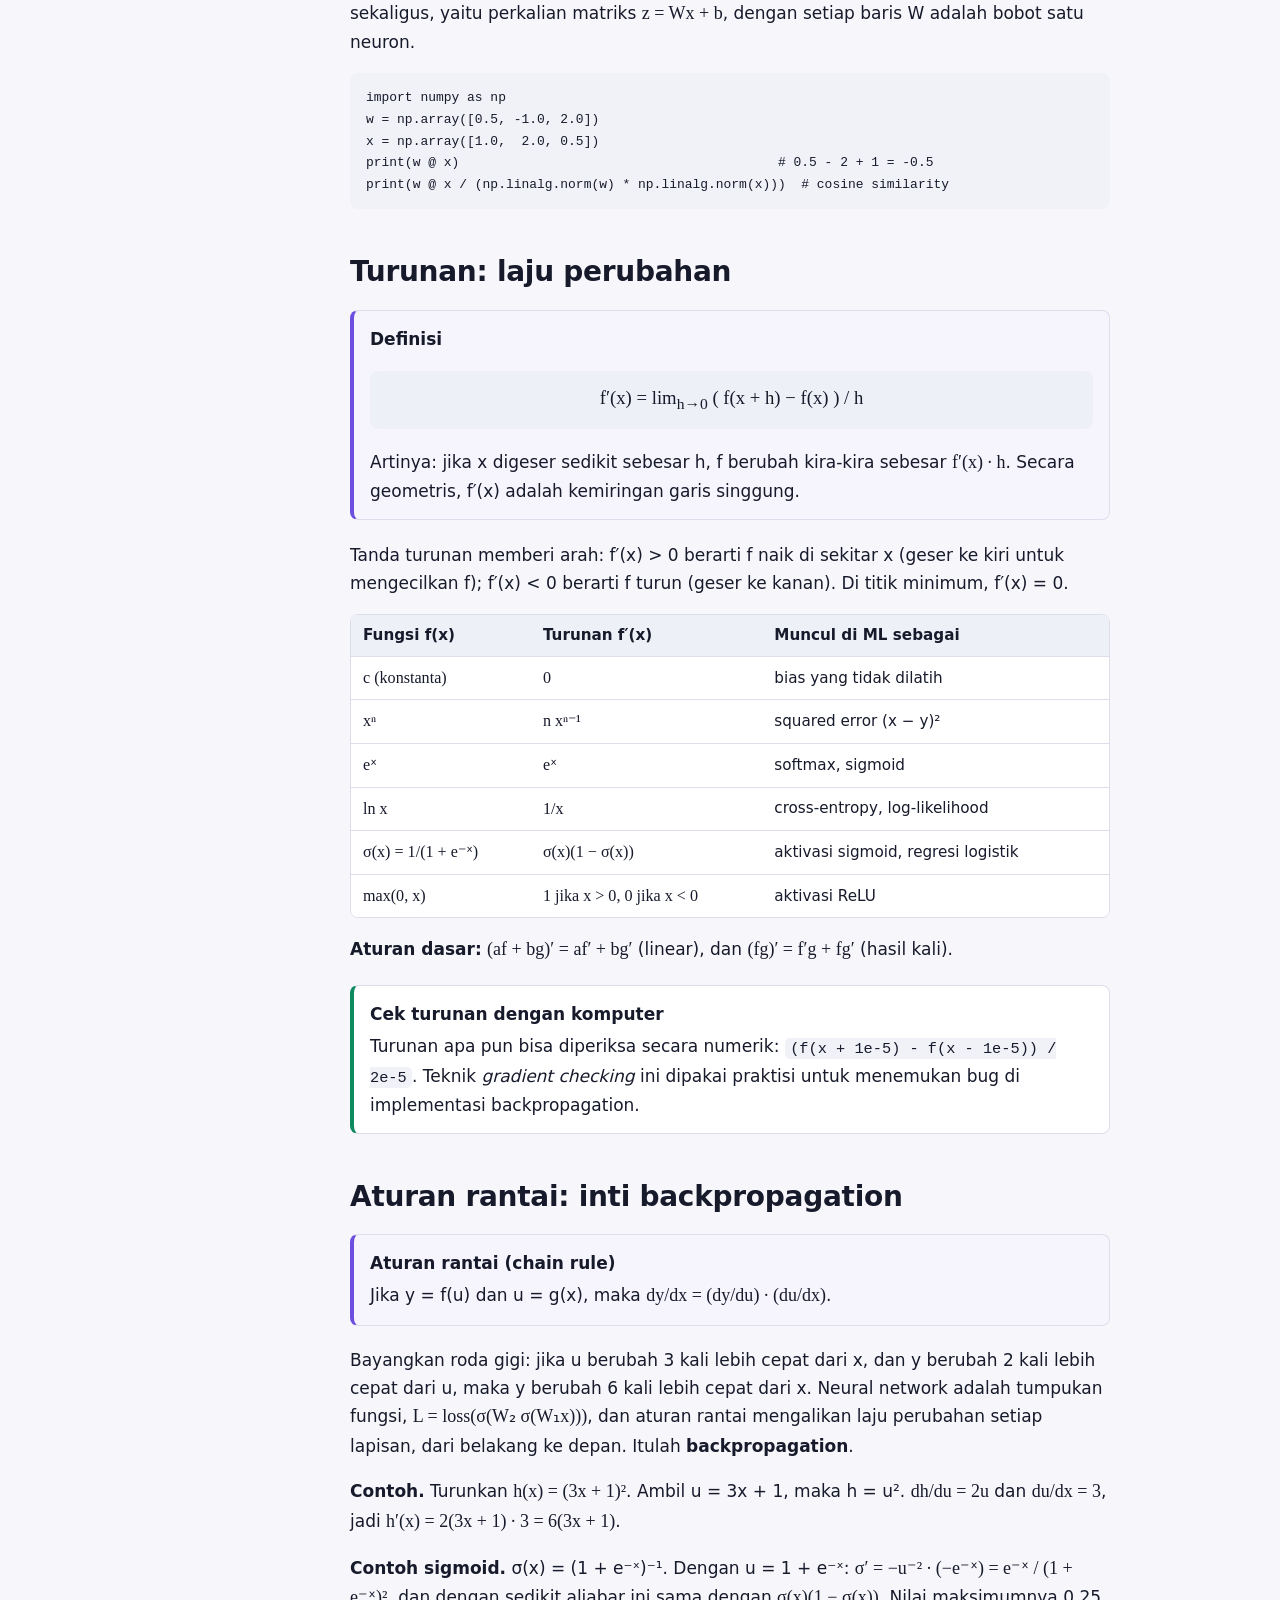
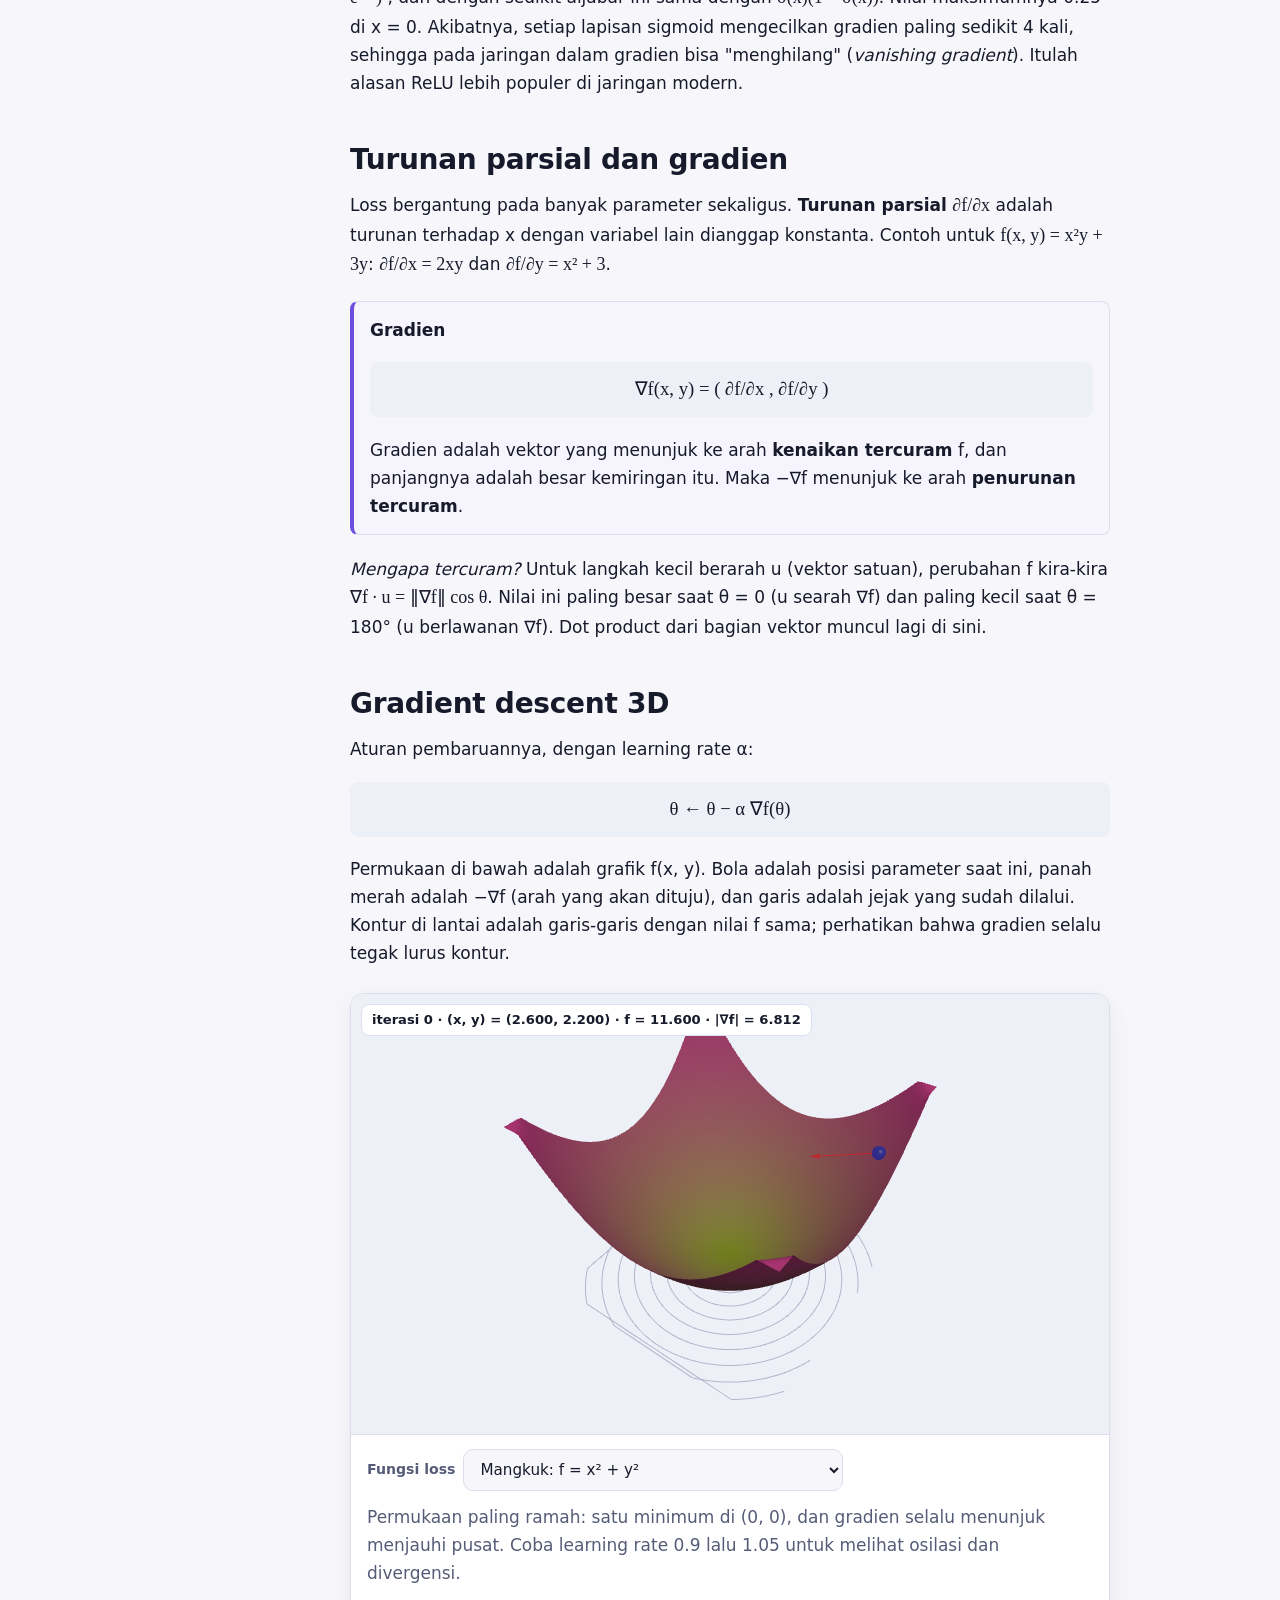
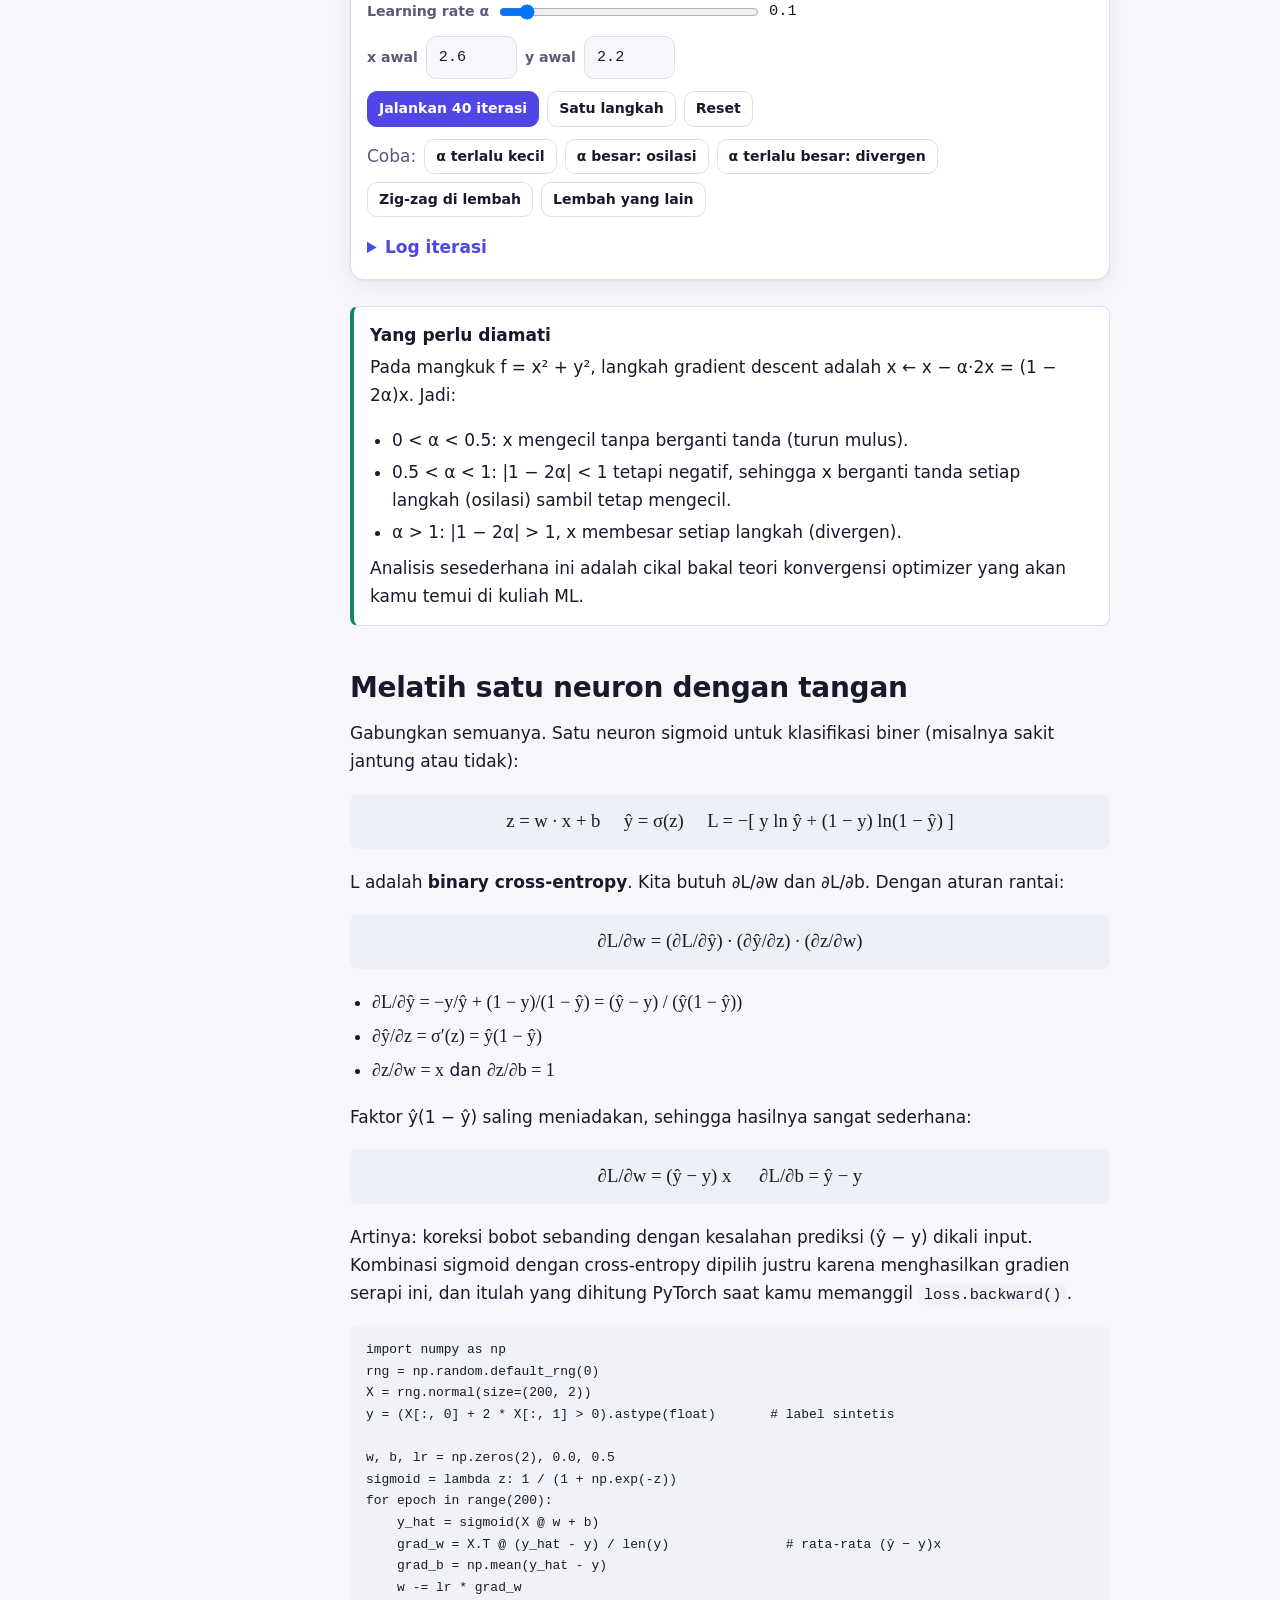
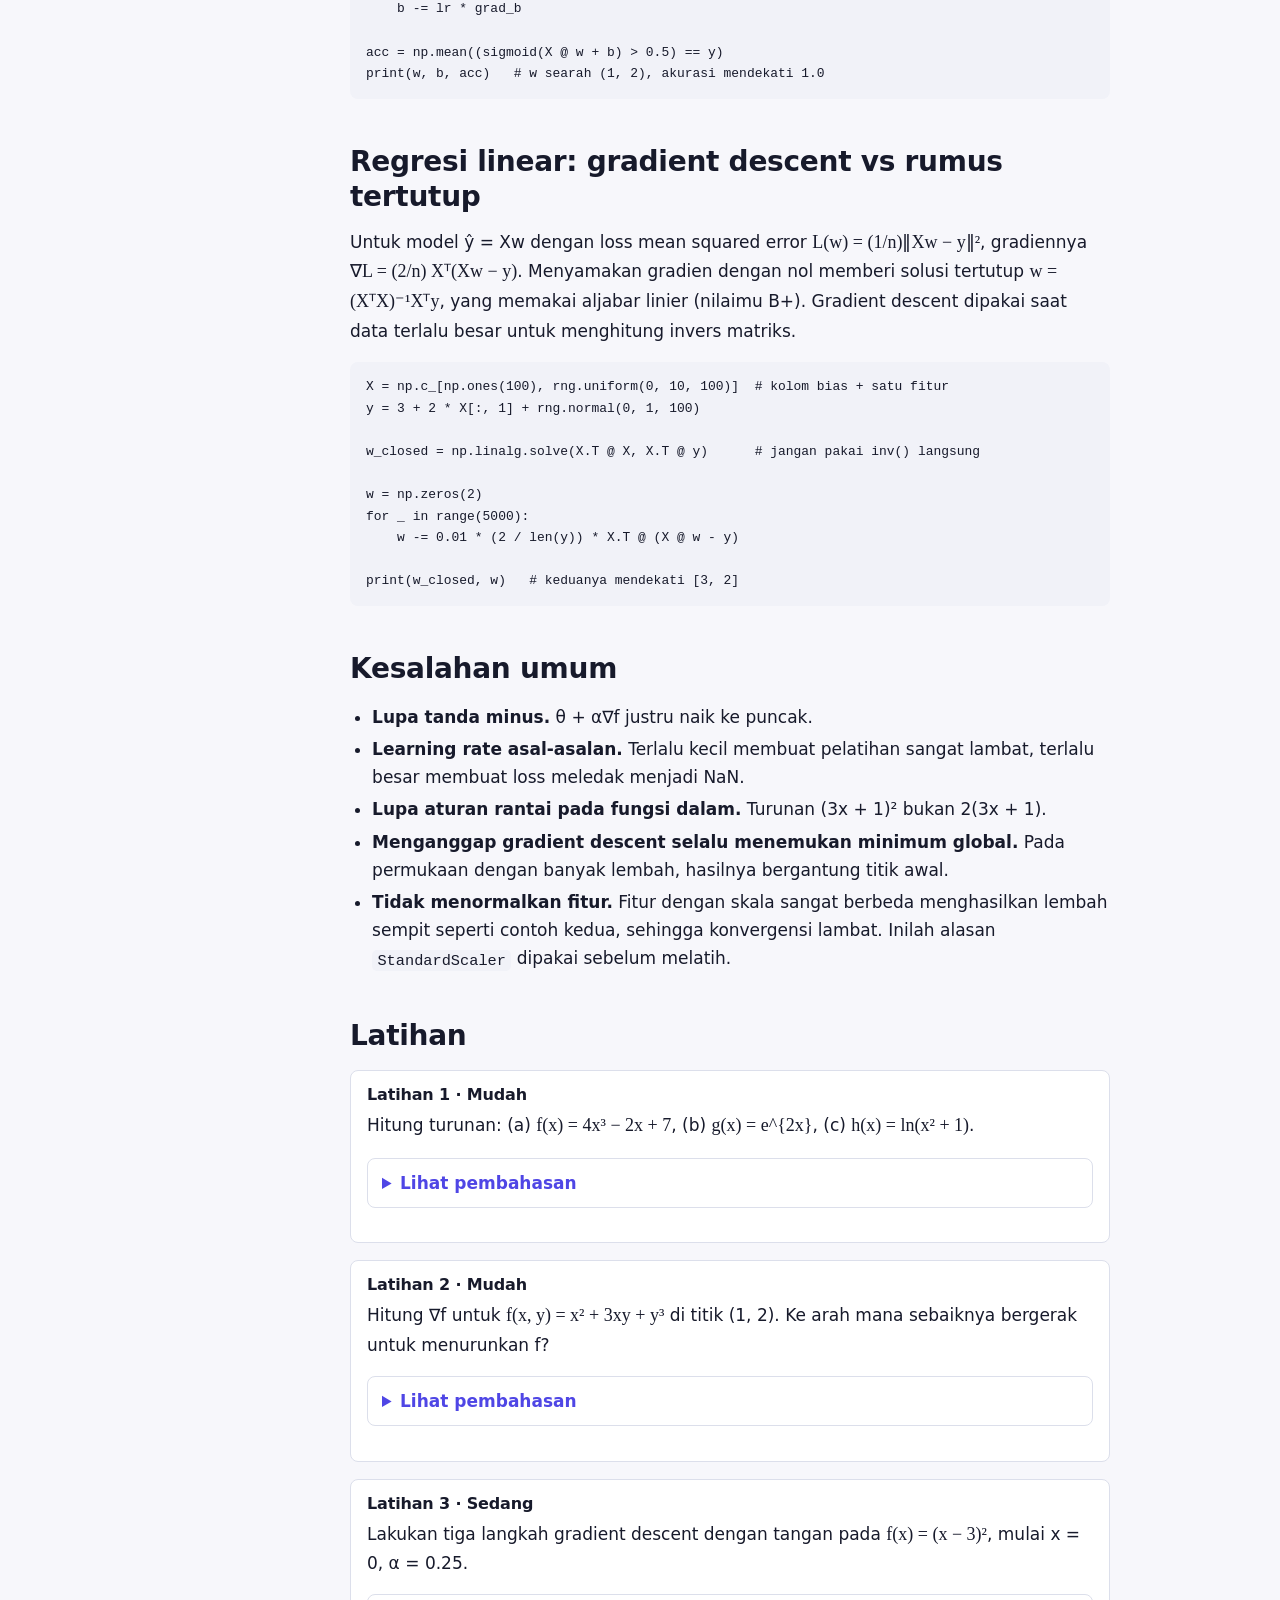
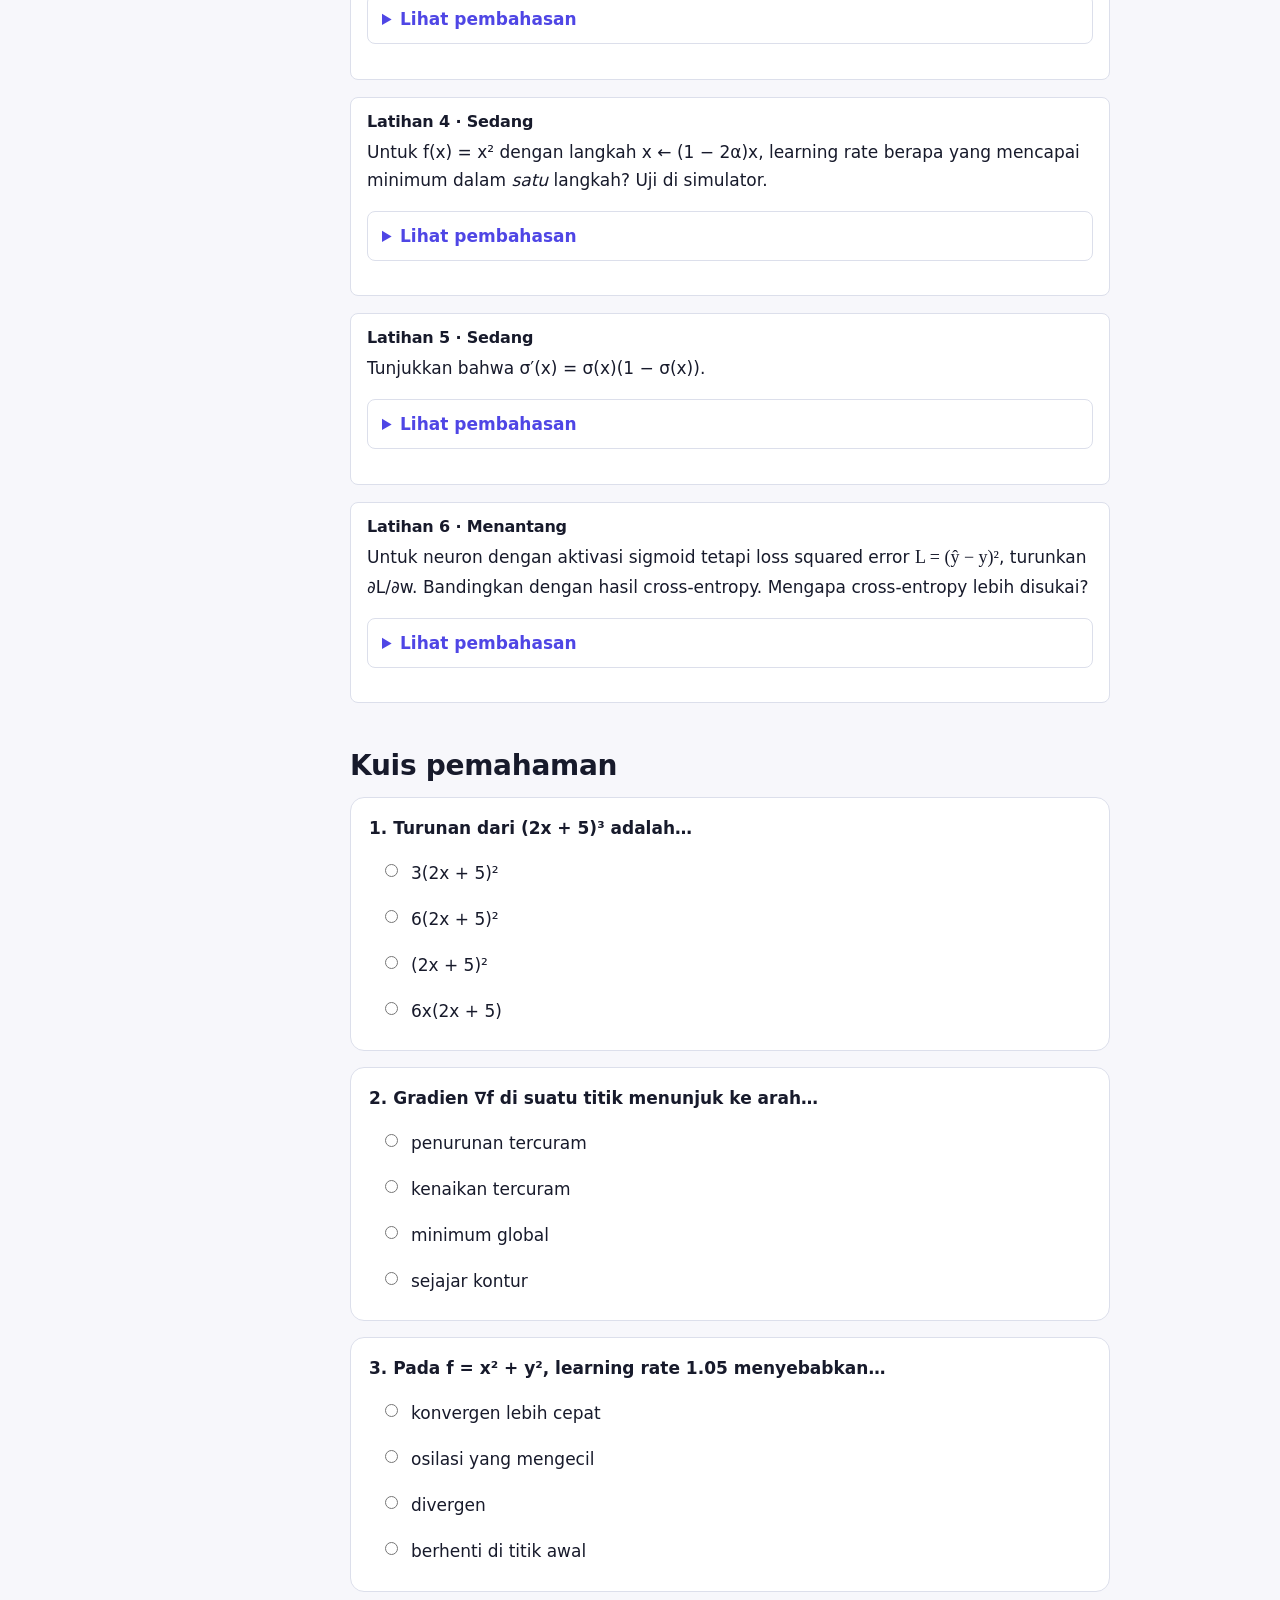
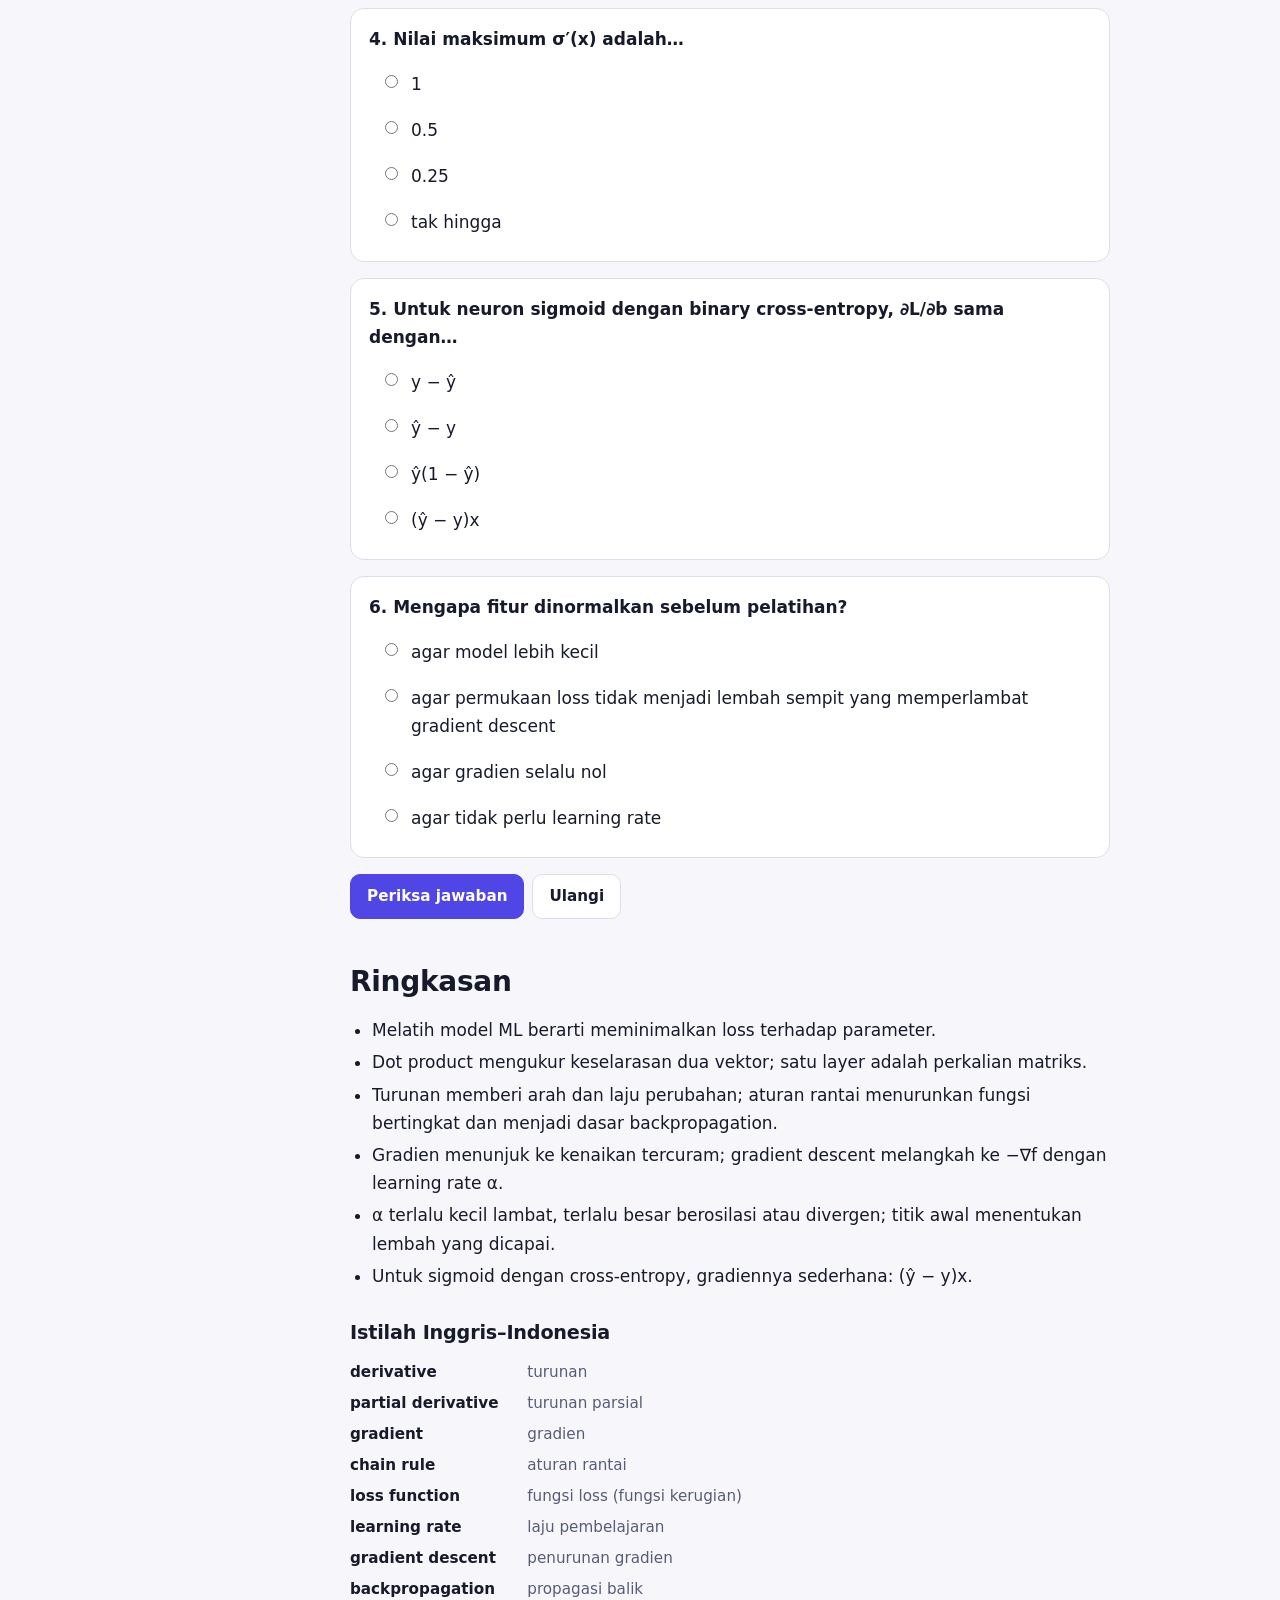
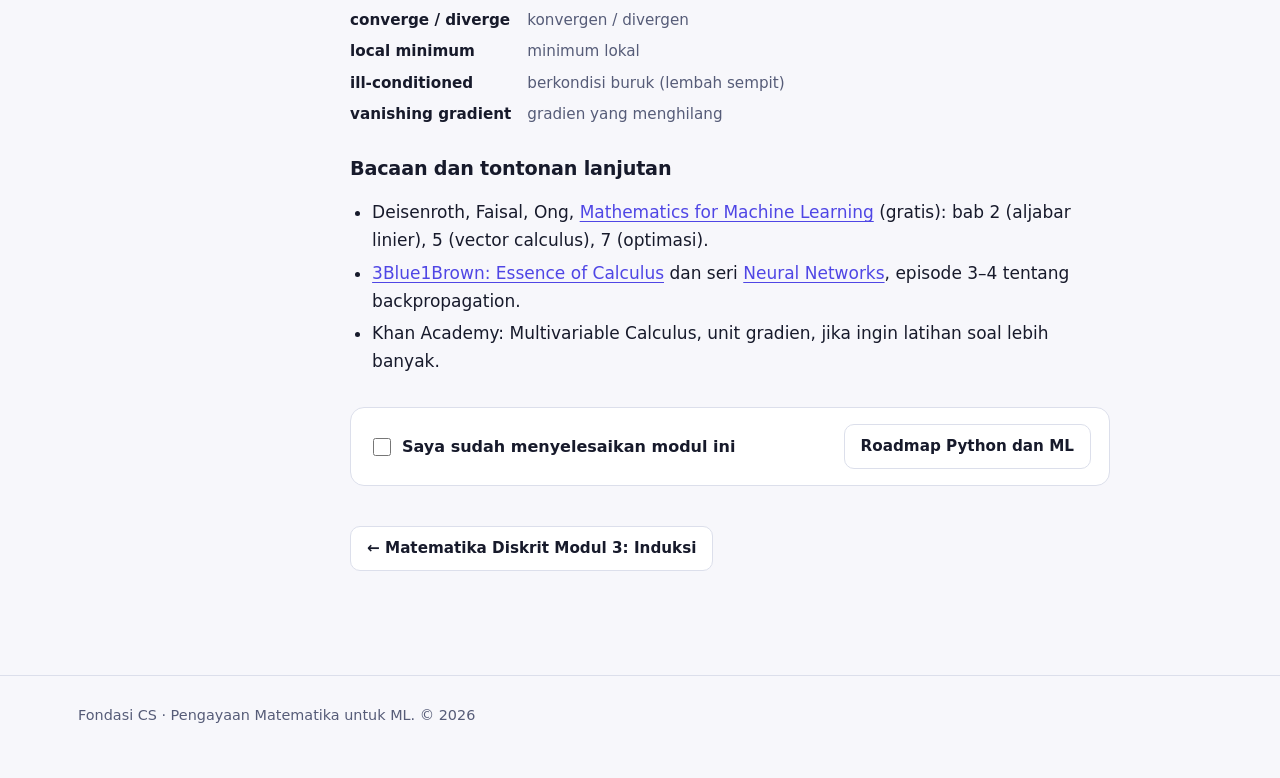
<file: python-ml/00-matematika-ml.html>
<!doctype html>
<html lang="id">
<head>
  <meta charset="utf-8">
  <meta name="viewport" content="width=device-width, initial-scale=1">
  <title>Matematika untuk Machine Learning · Fondasi CS</title>
  <meta name="description" content="Pengayaan: vektor, turunan, aturan rantai, gradien, dan gradient descent untuk machine learning, dengan permukaan loss 3D interaktif.">
  <meta name="theme-color" content="#4f46e5">
  <link rel="icon" href="../assets/favicon.svg" type="image/svg+xml">
  <script>try{var t=localStorage.getItem("fondasi-cs:theme");if(t)document.documentElement.dataset.theme=t}catch(e){}</script>
  <link rel="stylesheet" href="../assets/css/style.css">
  <script type="importmap">{"imports":{"three":"../assets/vendor/three/three.module.min.js","three/addons/":"../assets/vendor/three/addons/"}}</script>
</head>
<body>
  <a class="skip-link" href="#main">Lewati ke konten</a>
  <header class="site-header">
    <div class="wrap">
      <a class="brand" href="../"><span class="brand-mark" aria-hidden="true">CS</span> Fondasi CS</a>
      <nav class="nav" aria-label="Navigasi utama">
        <a href="../">Beranda</a>
        <a class="hide-sm" href="../roadmap.html?jalur=python-ml">Roadmap</a>
        <a class="hide-sm" href="../teori-komputasi/01-bahasa-dan-dfa.html">Mulai belajar</a>
      </nav>
      <button class="icon-btn" type="button" data-theme-toggle aria-label="Ganti tema"></button>
    </div>
  </header>

  <div class="wrap">
    <div class="page-head">
      <nav class="breadcrumb" aria-label="Breadcrumb"><a href="../">Beranda</a> / <a href="../roadmap.html?jalur=python-ml">Python dan ML Praktis</a> / Pengayaan</nav>
      <p class="eyebrow" style="color:var(--t-ml)">Python dan ML · Modul pengayaan</p>
      <h1>Matematika untuk Machine Learning</h1>
      <p class="lead">Transkrip S1 belum memuat kalkulus. Kabar baiknya, untuk memahami cara model ML belajar, yang dibutuhkan hanya empat ide: vektor, turunan, aturan rantai, dan gradien. Modul ini mengajarkan keempatnya dan berakhir dengan menurunkan sendiri rumus pelatihan sebuah neuron, seperti yang dipakai di skripsi ANN-mu.</p>
      <div class="lesson-meta">
        <span class="badge">⏱ 6–8 jam</span>
        <span class="badge">📖 Deisenroth, Mathematics for ML, bab 2, 5, 7</span>
        <span class="badge">🎥 3Blue1Brown: Essence of Calculus</span>
        <span class="badge">Prasyarat: aljabar SMA</span>
      </div>
    </div>

    <div class="lesson">
      <nav class="toc" aria-label="Daftar isi modul">
        <div class="toc-title">Isi modul</div>
        <ol>
          <li><a href="#tujuan">Tujuan belajar</a></li>
          <li><a href="#gambaran">ML adalah optimasi</a></li>
          <li><a href="#vektor">Vektor dan dot product</a></li>
          <li><a href="#turunan">Turunan</a></li>
          <li><a href="#rantai">Aturan rantai</a></li>
          <li><a href="#gradien">Turunan parsial dan gradien</a></li>
          <li><a href="#gd">Gradient descent 3D</a></li>
          <li><a href="#neuron">Melatih satu neuron</a></li>
          <li><a href="#regresi">Regresi linear dengan NumPy</a></li>
          <li><a href="#kesalahan">Kesalahan umum</a></li>
          <li><a href="#latihan">Latihan</a></li>
          <li><a href="#kuis">Kuis</a></li>
          <li><a href="#ringkasan">Ringkasan dan istilah</a></li>
        </ol>
      </nav>

      <main id="main" class="prose">
        <section id="tujuan">
          <h2>Tujuan belajar</h2>
          <ul class="objectives">
            <li>Menghitung dot product, norma, dan cosine similarity, serta membaca layer linear sebagai perkalian matriks.</li>
            <li>Menurunkan fungsi umum di ML: polinom, eksponen, logaritma, dan sigmoid.</li>
            <li>Memakai aturan rantai untuk fungsi bertingkat, yang merupakan inti backpropagation.</li>
            <li>Menghitung gradien dan menjelaskan mengapa −∇f adalah arah turun tercuram.</li>
            <li>Menjalankan gradient descent dan mengenali efek learning rate.</li>
            <li>Menurunkan sendiri gradien loss untuk satu neuron dan regresi linear.</li>
          </ul>
        </section>

        <section id="gambaran">
          <h2>Gambaran besar: ML adalah optimasi</h2>
          <p>Hampir semua model ML dilatih dengan pola yang sama:</p>
          <ol>
            <li>Model punya <strong>parameter</strong> θ (bobot dan bias), dikumpulkan dalam satu vektor.</li>
            <li><strong>Fungsi loss</strong> L(θ) mengukur seberapa buruk prediksi model pada data latih.</li>
            <li>Pelatihan adalah mencari θ yang membuat L(θ) sekecil mungkin.</li>
            <li>Caranya: hitung <strong>gradien</strong> ∇L(θ), lalu geser θ sedikit ke arah −∇L(θ). Ulangi.</li>
          </ol>
          <p>Langkah 4 butuh kalkulus. Seluruh modul ini membangun pemahaman untuk satu baris kode itu: <code>theta -= lr * grad</code>.</p>
        </section>

        <section id="vektor">
          <h2>Vektor dan dot product</h2>
          <p>Vektor di ℝⁿ adalah daftar n bilangan, misalnya <span class="math">x = (x₁, …, xₙ)</span>. Satu baris data pasien di skripsimu (usia, tekanan darah, kolesterol, …) adalah satu vektor.</p>
          <div class="callout def">
            <span class="callout-title">Definisi</span>
            <ul style="margin:0">
              <li><strong>Dot product</strong>: <span class="math">w · x = w₁x₁ + w₂x₂ + ⋯ + wₙxₙ</span>.</li>
              <li><strong>Norma (panjang)</strong>: <span class="math">‖x‖ = √(x · x)</span>.</li>
              <li><strong>Cosine similarity</strong>: <span class="math">cos θ = (w · x) / (‖w‖ ‖x‖)</span>, bernilai antara −1 dan 1.</li>
            </ul>
          </div>
          <p>Dot product mengukur seberapa searah dua vektor. Satu neuron menghitung <span class="math">z = w · x + b</span>: skor yang besar jika input searah dengan bobotnya. Satu <strong>layer</strong> berisi banyak neuron sekaligus, yaitu perkalian matriks <span class="math">z = Wx + b</span>, dengan setiap baris W adalah bobot satu neuron.</p>
<pre><code>import numpy as np
w = np.array([0.5, -1.0, 2.0])
x = np.array([1.0,  2.0, 0.5])
print(w @ x)                                         # 0.5 - 2 + 1 = -0.5
print(w @ x / (np.linalg.norm(w) * np.linalg.norm(x)))  # cosine similarity</code></pre>
        </section>

        <section id="turunan">
          <h2>Turunan: laju perubahan</h2>
          <div class="callout def">
            <span class="callout-title">Definisi</span>
            <div class="math-block">f′(x) = lim<sub>h→0</sub> ( f(x + h) − f(x) ) / h</div>
            Artinya: jika x digeser sedikit sebesar h, f berubah kira-kira sebesar <span class="math">f′(x) · h</span>. Secara geometris, f′(x) adalah kemiringan garis singgung.
          </div>
          <p>Tanda turunan memberi arah: f′(x) &gt; 0 berarti f naik di sekitar x (geser ke kiri untuk mengecilkan f); f′(x) &lt; 0 berarti f turun (geser ke kanan). Di titik minimum, f′(x) = 0.</p>
          <div class="table-wrap">
            <table>
              <thead><tr><th>Fungsi f(x)</th><th>Turunan f′(x)</th><th>Muncul di ML sebagai</th></tr></thead>
              <tbody>
                <tr><td class="math">c (konstanta)</td><td class="math">0</td><td>bias yang tidak dilatih</td></tr>
                <tr><td class="math">xⁿ</td><td class="math">n xⁿ⁻¹</td><td>squared error (x − y)²</td></tr>
                <tr><td class="math">eˣ</td><td class="math">eˣ</td><td>softmax, sigmoid</td></tr>
                <tr><td class="math">ln x</td><td class="math">1/x</td><td>cross-entropy, log-likelihood</td></tr>
                <tr><td class="math">σ(x) = 1/(1 + e⁻ˣ)</td><td class="math">σ(x)(1 − σ(x))</td><td>aktivasi sigmoid, regresi logistik</td></tr>
                <tr><td class="math">max(0, x)</td><td class="math">1 jika x &gt; 0, 0 jika x &lt; 0</td><td>aktivasi ReLU</td></tr>
              </tbody>
            </table>
          </div>
          <p><strong>Aturan dasar:</strong> <span class="math">(af + bg)′ = af′ + bg′</span> (linear), dan <span class="math">(fg)′ = f′g + fg′</span> (hasil kali).</p>
          <div class="callout tip">
            <span class="callout-title">Cek turunan dengan komputer</span>
            Turunan apa pun bisa diperiksa secara numerik: <code>(f(x + 1e-5) - f(x - 1e-5)) / 2e-5</code>. Teknik <em>gradient checking</em> ini dipakai praktisi untuk menemukan bug di implementasi backpropagation.
          </div>
        </section>

        <section id="rantai">
          <h2>Aturan rantai: inti backpropagation</h2>
          <div class="callout def">
            <span class="callout-title">Aturan rantai (chain rule)</span>
            Jika y = f(u) dan u = g(x), maka <span class="math">dy/dx = (dy/du) · (du/dx)</span>.
          </div>
          <p>Bayangkan roda gigi: jika u berubah 3 kali lebih cepat dari x, dan y berubah 2 kali lebih cepat dari u, maka y berubah 6 kali lebih cepat dari x. Neural network adalah tumpukan fungsi, <span class="math">L = loss(σ(W₂ σ(W₁x)))</span>, dan aturan rantai mengalikan laju perubahan setiap lapisan, dari belakang ke depan. Itulah <strong>backpropagation</strong>.</p>
          <p><strong>Contoh.</strong> Turunkan <span class="math">h(x) = (3x + 1)²</span>. Ambil u = 3x + 1, maka h = u². <span class="math">dh/du = 2u</span> dan <span class="math">du/dx = 3</span>, jadi <span class="math">h′(x) = 2(3x + 1) · 3 = 6(3x + 1)</span>.</p>
          <p><strong>Contoh sigmoid.</strong> σ(x) = (1 + e⁻ˣ)⁻¹. Dengan u = 1 + e⁻ˣ: <span class="math">σ′ = −u⁻² · (−e⁻ˣ) = e⁻ˣ / (1 + e⁻ˣ)²</span>, dan dengan sedikit aljabar ini sama dengan <span class="math">σ(x)(1 − σ(x))</span>. Nilai maksimumnya 0.25 di x = 0. Akibatnya, setiap lapisan sigmoid mengecilkan gradien paling sedikit 4 kali, sehingga pada jaringan dalam gradien bisa "menghilang" (<em>vanishing gradient</em>). Itulah alasan ReLU lebih populer di jaringan modern.</p>
        </section>

        <section id="gradien">
          <h2>Turunan parsial dan gradien</h2>
          <p>Loss bergantung pada banyak parameter sekaligus. <strong>Turunan parsial</strong> <span class="math">∂f/∂x</span> adalah turunan terhadap x dengan variabel lain dianggap konstanta. Contoh untuk <span class="math">f(x, y) = x²y + 3y</span>: <span class="math">∂f/∂x = 2xy</span> dan <span class="math">∂f/∂y = x² + 3</span>.</p>
          <div class="callout def">
            <span class="callout-title">Gradien</span>
            <div class="math-block">∇f(x, y) = ( ∂f/∂x , ∂f/∂y )</div>
            Gradien adalah vektor yang menunjuk ke arah <strong>kenaikan tercuram</strong> f, dan panjangnya adalah besar kemiringan itu. Maka −∇f menunjuk ke arah <strong>penurunan tercuram</strong>.
          </div>
          <p><em>Mengapa tercuram?</em> Untuk langkah kecil berarah u (vektor satuan), perubahan f kira-kira <span class="math">∇f · u = ‖∇f‖ cos θ</span>. Nilai ini paling besar saat θ = 0 (u searah ∇f) dan paling kecil saat θ = 180° (u berlawanan ∇f). Dot product dari bagian vektor muncul lagi di sini.</p>
        </section>

        <section id="gd">
          <h2>Gradient descent 3D</h2>
          <p>Aturan pembaruannya, dengan learning rate α:</p>
          <div class="math-block">θ ← θ − α ∇f(θ)</div>
          <p>Permukaan di bawah adalah grafik f(x, y). Bola adalah posisi parameter saat ini, panah merah adalah −∇f (arah yang akan dituju), dan garis adalah jejak yang sudah dilalui. Kontur di lantai adalah garis-garis dengan nilai f sama; perhatikan bahwa gradien selalu tegak lurus kontur.</p>
          <div class="viz" data-gd>
            <div class="viz-stage">
              <div class="viz-overlay"><span class="viz-status" data-status>Memuat…</span></div>
            </div>
            <div class="viz-controls">
              <div class="viz-row">
                <label for="gd-surface">Fungsi loss</label>
                <select id="gd-surface" class="field" data-surface style="flex:1;max-width:380px">
                  <option value="mangkuk">Mangkuk: f = x² + y²</option>
                  <option value="lembah">Lembah sempit: f = 0.1x² + 3y²</option>
                  <option value="dua-lembah">Dua minimum: f = (x² − 4)²/8 + y²</option>
                </select>
              </div>
              <p class="muted" data-note style="margin:0"></p>
              <div class="viz-row">
                <label for="gd-lr">Learning rate α</label>
                <input id="gd-lr" type="range" min="0.01" max="1.1" step="0.01" data-lr style="flex:1;max-width:260px">
                <output for="gd-lr" class="mono" data-lr-out></output>
              </div>
              <div class="viz-row">
                <label for="gd-x0">x awal</label>
                <input id="gd-x0" type="number" step="0.1" min="-3" max="3" class="field mono" data-x0 style="width:6em">
                <label for="gd-y0">y awal</label>
                <input id="gd-y0" type="number" step="0.1" min="-3" max="3" class="field mono" data-y0 style="width:6em">
              </div>
              <div class="viz-row">
                <button type="button" class="btn btn-primary btn-sm" data-run>Jalankan 40 iterasi</button>
                <button type="button" class="btn btn-sm" data-step>Satu langkah</button>
                <button type="button" class="btn btn-sm" data-reset>Reset</button>
              </div>
              <div class="viz-row">
                <span class="muted">Coba:</span>
                <button type="button" class="btn btn-sm" data-preset='["mangkuk",0.03]'>α terlalu kecil</button>
                <button type="button" class="btn btn-sm" data-preset='["mangkuk",0.9]'>α besar: osilasi</button>
                <button type="button" class="btn btn-sm" data-preset='["mangkuk",1.05]'>α terlalu besar: divergen</button>
                <button type="button" class="btn btn-sm" data-preset='["lembah",0.32]'>Zig-zag di lembah</button>
                <button type="button" class="btn btn-sm" data-preset='["dua-lembah",0.08,-0.3,2.4]'>Lembah yang lain</button>
              </div>
              <details>
                <summary>Log iterasi</summary>
                <pre data-log style="max-height:220px;overflow:auto;margin:0"></pre>
              </details>
            </div>
          </div>
          <div class="callout tip">
            <span class="callout-title">Yang perlu diamati</span>
            <p>Pada mangkuk f = x² + y², langkah gradient descent adalah x ← x − α·2x = (1 − 2α)x. Jadi:</p>
            <ul style="margin:0">
              <li>0 &lt; α &lt; 0.5: x mengecil tanpa berganti tanda (turun mulus).</li>
              <li>0.5 &lt; α &lt; 1: |1 − 2α| &lt; 1 tetapi negatif, sehingga x berganti tanda setiap langkah (osilasi) sambil tetap mengecil.</li>
              <li>α &gt; 1: |1 − 2α| &gt; 1, x membesar setiap langkah (divergen).</li>
            </ul>
            <p style="margin-top:8px">Analisis sesederhana ini adalah cikal bakal teori konvergensi optimizer yang akan kamu temui di kuliah ML.</p>
          </div>
        </section>

        <section id="neuron">
          <h2>Melatih satu neuron dengan tangan</h2>
          <p>Gabungkan semuanya. Satu neuron sigmoid untuk klasifikasi biner (misalnya sakit jantung atau tidak):</p>
          <div class="math-block">z = w · x + b &nbsp;&nbsp;&nbsp; ŷ = σ(z) &nbsp;&nbsp;&nbsp; L = −[ y ln ŷ + (1 − y) ln(1 − ŷ) ]</div>
          <p>L adalah <strong>binary cross-entropy</strong>. Kita butuh ∂L/∂w dan ∂L/∂b. Dengan aturan rantai:</p>
          <div class="math-block">∂L/∂w = (∂L/∂ŷ) · (∂ŷ/∂z) · (∂z/∂w)</div>
          <ul>
            <li><span class="math">∂L/∂ŷ = −y/ŷ + (1 − y)/(1 − ŷ) = (ŷ − y) / (ŷ(1 − ŷ))</span></li>
            <li><span class="math">∂ŷ/∂z = σ′(z) = ŷ(1 − ŷ)</span></li>
            <li><span class="math">∂z/∂w = x</span> dan <span class="math">∂z/∂b = 1</span></li>
          </ul>
          <p>Faktor ŷ(1 − ŷ) saling meniadakan, sehingga hasilnya sangat sederhana:</p>
          <div class="math-block">∂L/∂w = (ŷ − y) x &nbsp;&nbsp;&nbsp;&nbsp; ∂L/∂b = ŷ − y</div>
          <p>Artinya: koreksi bobot sebanding dengan kesalahan prediksi (ŷ − y) dikali input. Kombinasi sigmoid dengan cross-entropy dipilih justru karena menghasilkan gradien serapi ini, dan itulah yang dihitung PyTorch saat kamu memanggil <code>loss.backward()</code>.</p>
<pre><code>import numpy as np
rng = np.random.default_rng(0)
X = rng.normal(size=(200, 2))
y = (X[:, 0] + 2 * X[:, 1] &gt; 0).astype(float)       # label sintetis

w, b, lr = np.zeros(2), 0.0, 0.5
sigmoid = lambda z: 1 / (1 + np.exp(-z))
for epoch in range(200):
    y_hat = sigmoid(X @ w + b)
    grad_w = X.T @ (y_hat - y) / len(y)               # rata-rata (ŷ − y)x
    grad_b = np.mean(y_hat - y)
    w -= lr * grad_w
    b -= lr * grad_b

acc = np.mean((sigmoid(X @ w + b) &gt; 0.5) == y)
print(w, b, acc)   # w searah (1, 2), akurasi mendekati 1.0</code></pre>
        </section>

        <section id="regresi">
          <h2>Regresi linear: gradient descent vs rumus tertutup</h2>
          <p>Untuk model ŷ = Xw dengan loss mean squared error <span class="math">L(w) = (1/n)‖Xw − y‖²</span>, gradiennya <span class="math">∇L = (2/n) Xᵀ(Xw − y)</span>. Menyamakan gradien dengan nol memberi solusi tertutup <span class="math">w = (XᵀX)⁻¹Xᵀy</span>, yang memakai aljabar linier (nilaimu B+). Gradient descent dipakai saat data terlalu besar untuk menghitung invers matriks.</p>
<pre><code>X = np.c_[np.ones(100), rng.uniform(0, 10, 100)]  # kolom bias + satu fitur
y = 3 + 2 * X[:, 1] + rng.normal(0, 1, 100)

w_closed = np.linalg.solve(X.T @ X, X.T @ y)      # jangan pakai inv() langsung

w = np.zeros(2)
for _ in range(5000):
    w -= 0.01 * (2 / len(y)) * X.T @ (X @ w - y)

print(w_closed, w)   # keduanya mendekati [3, 2]</code></pre>
        </section>

        <section id="kesalahan">
          <h2>Kesalahan umum</h2>
          <ul>
            <li><strong>Lupa tanda minus.</strong> θ + α∇f justru naik ke puncak.</li>
            <li><strong>Learning rate asal-asalan.</strong> Terlalu kecil membuat pelatihan sangat lambat, terlalu besar membuat loss meledak menjadi NaN.</li>
            <li><strong>Lupa aturan rantai pada fungsi dalam.</strong> Turunan (3x + 1)² bukan 2(3x + 1).</li>
            <li><strong>Menganggap gradient descent selalu menemukan minimum global.</strong> Pada permukaan dengan banyak lembah, hasilnya bergantung titik awal.</li>
            <li><strong>Tidak menormalkan fitur.</strong> Fitur dengan skala sangat berbeda menghasilkan lembah sempit seperti contoh kedua, sehingga konvergensi lambat. Inilah alasan <code>StandardScaler</code> dipakai sebelum melatih.</li>
          </ul>
        </section>

        <section id="latihan">
          <h2>Latihan</h2>
          <div class="exercise">
            <h4>Latihan 1 · Mudah</h4>
            <p>Hitung turunan: (a) <span class="math">f(x) = 4x³ − 2x + 7</span>, (b) <span class="math">g(x) = e^{2x}</span>, (c) <span class="math">h(x) = ln(x² + 1)</span>.</p>
            <details class="solution"><summary>Lihat pembahasan</summary><div>
              <p>(a) 12x² − 2. (b) 2e^{2x} (aturan rantai dengan u = 2x). (c) 2x / (x² + 1) (aturan rantai dengan u = x² + 1).</p>
            </div></details>
          </div>
          <div class="exercise">
            <h4>Latihan 2 · Mudah</h4>
            <p>Hitung ∇f untuk <span class="math">f(x, y) = x² + 3xy + y³</span> di titik (1, 2). Ke arah mana sebaiknya bergerak untuk menurunkan f?</p>
            <details class="solution"><summary>Lihat pembahasan</summary><div>
              <p>∂f/∂x = 2x + 3y = 8, ∂f/∂y = 3x + 3y² = 15. Jadi ∇f(1, 2) = (8, 15), dan arah turun tercuram adalah (−8, −15), dinormalkan menjadi kira-kira (−0.47, −0.88).</p>
            </div></details>
          </div>
          <div class="exercise">
            <h4>Latihan 3 · Sedang</h4>
            <p>Lakukan tiga langkah gradient descent dengan tangan pada <span class="math">f(x) = (x − 3)²</span>, mulai x = 0, α = 0.25.</p>
            <details class="solution"><summary>Lihat pembahasan</summary><div>
              <p>f′(x) = 2(x − 3). Langkah: x ← x − 0.5(x − 3). x₁ = 0 + 1.5 = 1.5; x₂ = 1.5 + 0.75 = 2.25; x₃ = 2.25 + 0.375 = 2.625. Jarak ke minimum (3) berkurang setengah setiap langkah.</p>
            </div></details>
          </div>
          <div class="exercise">
            <h4>Latihan 4 · Sedang</h4>
            <p>Untuk f(x) = x² dengan langkah x ← (1 − 2α)x, learning rate berapa yang mencapai minimum dalam <em>satu</em> langkah? Uji di simulator.</p>
            <details class="solution"><summary>Lihat pembahasan</summary><div>
              <p>α = 0.5, karena 1 − 2α = 0. Pada permukaan nyata yang tidak simetris sempurna, tidak ada satu α yang optimal untuk semua arah, seperti terlihat pada contoh lembah sempit.</p>
            </div></details>
          </div>
          <div class="exercise">
            <h4>Latihan 5 · Sedang</h4>
            <p>Tunjukkan bahwa σ′(x) = σ(x)(1 − σ(x)).</p>
            <details class="solution"><summary>Lihat pembahasan</summary><div>
              <p>σ′(x) = e⁻ˣ / (1 + e⁻ˣ)². Tulis sebagai [1/(1 + e⁻ˣ)] · [e⁻ˣ/(1 + e⁻ˣ)]. Faktor pertama σ(x). Faktor kedua = (1 + e⁻ˣ − 1)/(1 + e⁻ˣ) = 1 − σ(x). ∎</p>
            </div></details>
          </div>
          <div class="exercise">
            <h4>Latihan 6 · Menantang</h4>
            <p>Untuk neuron dengan aktivasi sigmoid tetapi loss squared error <span class="math">L = (ŷ − y)²</span>, turunkan ∂L/∂w. Bandingkan dengan hasil cross-entropy. Mengapa cross-entropy lebih disukai?</p>
            <details class="solution"><summary>Lihat pembahasan</summary><div>
              <p>∂L/∂w = 2(ŷ − y) · ŷ(1 − ŷ) · x. Faktor ŷ(1 − ŷ) tidak hilang. Ketika neuron sangat yakin tetapi salah (misalnya ŷ ≈ 0.999, y = 0), faktor itu hampir nol sehingga gradien hampir nol dan neuron hampir tidak belajar dari kesalahan terbesarnya. Dengan cross-entropy, gradien (ŷ − y)x tetap besar di situasi itu.</p>
            </div></details>
          </div>
        </section>

        <section id="kuis">
          <h2>Kuis pemahaman</h2>
          <div data-quiz id="kuis-mlmath">
            <script type="application/json">
[
  { "q": "Turunan dari (2x + 5)³ adalah…", "options": ["3(2x + 5)²", "6(2x + 5)²", "(2x + 5)²", "6x(2x + 5)"], "answer": 1, "explain": "Aturan rantai: 3(2x + 5)² · 2." },
  { "q": "Gradien ∇f di suatu titik menunjuk ke arah…", "options": ["penurunan tercuram", "kenaikan tercuram", "minimum global", "sejajar kontur"], "answer": 1, "explain": "Karena itu gradient descent bergerak ke −∇f." },
  { "q": "Pada f = x² + y², learning rate 1.05 menyebabkan…", "options": ["konvergen lebih cepat", "osilasi yang mengecil", "divergen", "berhenti di titik awal"], "answer": 2, "explain": "|1 − 2α| = 1.1 > 1, sehingga jarak ke minimum membesar setiap langkah." },
  { "q": "Nilai maksimum σ′(x) adalah…", "options": ["1", "0.5", "0.25", "tak hingga"], "answer": 2, "explain": "σ(0)(1 − σ(0)) = 0.5 · 0.5. Inilah sumber vanishing gradient pada jaringan sigmoid yang dalam." },
  { "q": "Untuk neuron sigmoid dengan binary cross-entropy, ∂L/∂b sama dengan…", "options": ["y − ŷ", "ŷ − y", "ŷ(1 − ŷ)", "(ŷ − y)x"], "answer": 1, "explain": "∂z/∂b = 1, jadi gradien bias adalah ŷ − y." },
  { "q": "Mengapa fitur dinormalkan sebelum pelatihan?", "options": ["agar model lebih kecil", "agar permukaan loss tidak menjadi lembah sempit yang memperlambat gradient descent", "agar gradien selalu nol", "agar tidak perlu learning rate"], "answer": 1, "explain": "Skala berbeda membuat permukaan memanjang (ill-conditioned), seperti contoh lembah sempit." }
]
            </script>
          </div>
        </section>

        <section id="ringkasan">
          <h2>Ringkasan</h2>
          <ul>
            <li>Melatih model ML berarti meminimalkan loss terhadap parameter.</li>
            <li>Dot product mengukur keselarasan dua vektor; satu layer adalah perkalian matriks.</li>
            <li>Turunan memberi arah dan laju perubahan; aturan rantai menurunkan fungsi bertingkat dan menjadi dasar backpropagation.</li>
            <li>Gradien menunjuk ke kenaikan tercuram; gradient descent melangkah ke −∇f dengan learning rate α.</li>
            <li>α terlalu kecil lambat, terlalu besar berosilasi atau divergen; titik awal menentukan lembah yang dicapai.</li>
            <li>Untuk sigmoid dengan cross-entropy, gradiennya sederhana: (ŷ − y)x.</li>
          </ul>
          <h3>Istilah Inggris–Indonesia</h3>
          <dl class="glossary">
            <dt>derivative</dt><dd>turunan</dd>
            <dt>partial derivative</dt><dd>turunan parsial</dd>
            <dt>gradient</dt><dd>gradien</dd>
            <dt>chain rule</dt><dd>aturan rantai</dd>
            <dt>loss function</dt><dd>fungsi loss (fungsi kerugian)</dd>
            <dt>learning rate</dt><dd>laju pembelajaran</dd>
            <dt>gradient descent</dt><dd>penurunan gradien</dd>
            <dt>backpropagation</dt><dd>propagasi balik</dd>
            <dt>converge / diverge</dt><dd>konvergen / divergen</dd>
            <dt>local minimum</dt><dd>minimum lokal</dd>
            <dt>ill-conditioned</dt><dd>berkondisi buruk (lembah sempit)</dd>
            <dt>vanishing gradient</dt><dd>gradien yang menghilang</dd>
          </dl>
          <h3>Bacaan dan tontonan lanjutan</h3>
          <ul>
            <li>Deisenroth, Faisal, Ong, <a href="https://mml-book.github.io/" target="_blank" rel="noopener">Mathematics for Machine Learning</a> (gratis): bab 2 (aljabar linier), 5 (vector calculus), 7 (optimasi).</li>
            <li><a href="https://www.3blue1brown.com/topics/calculus" target="_blank" rel="noopener">3Blue1Brown: Essence of Calculus</a> dan seri <a href="https://www.3blue1brown.com/topics/neural-networks" target="_blank" rel="noopener">Neural Networks</a>, episode 3–4 tentang backpropagation.</li>
            <li>Khan Academy: Multivariable Calculus, unit gradien, jika ingin latihan soal lebih banyak.</li>
          </ul>
          <div class="done-box">
            <label class="check"><input type="checkbox" data-done-key="python-ml/00"> Saya sudah menyelesaikan modul ini</label>
            <a class="btn" href="../roadmap.html?jalur=python-ml">Roadmap Python dan ML</a>
          </div>
          <nav class="pager" aria-label="Navigasi modul">
            <a class="btn" href="../matematika-diskrit/03-induksi.html">← Matematika Diskrit Modul 3: Induksi</a>
          </nav>
        </section>
      </main>
    </div>
  </div>

  <footer class="site-footer">
    <div class="wrap">
      <p>Fondasi CS · Pengayaan Matematika untuk ML. © <span data-year></span></p>
    </div>
  </footer>

  <script type="module" src="../assets/js/app.js"></script>
  <script type="module" src="../assets/js/components/gradient3d.js"></script>
  <script type="module" src="../assets/js/components/quiz.js"></script>
</body>
</html>
</file>
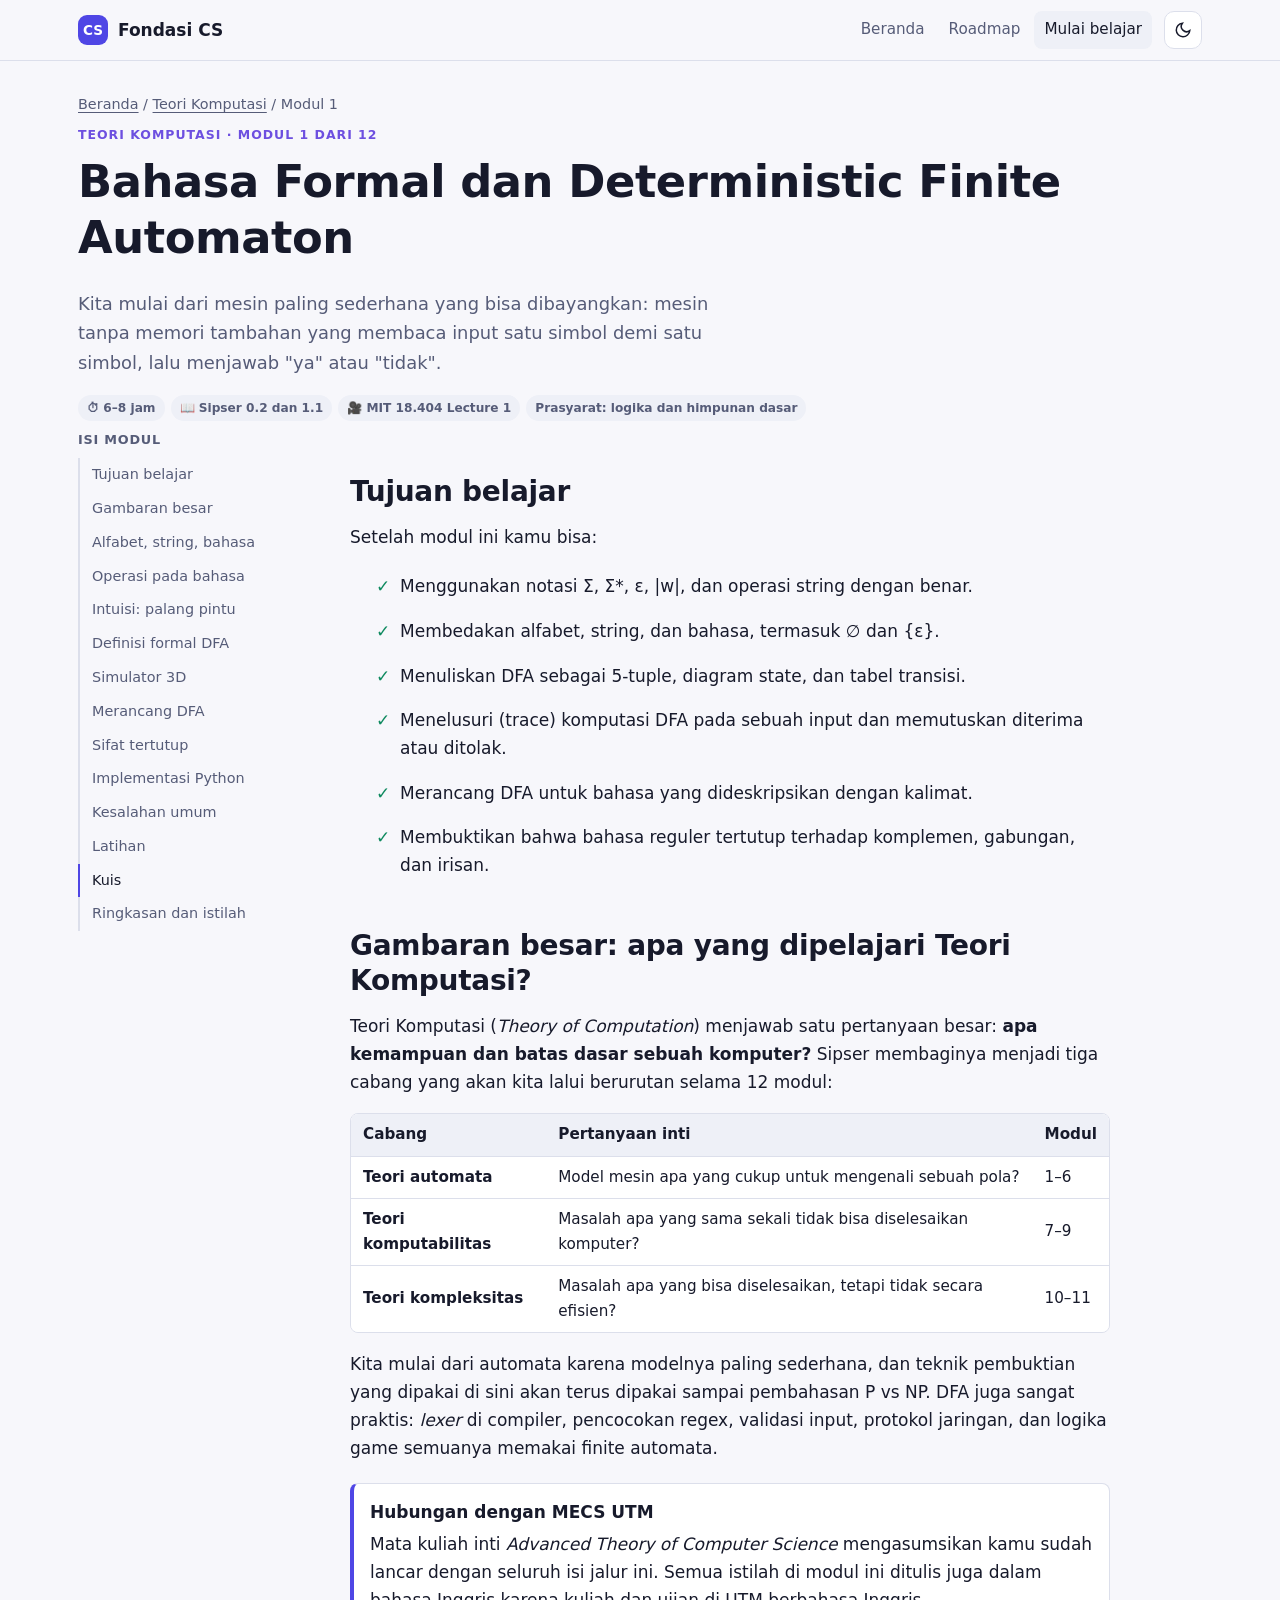
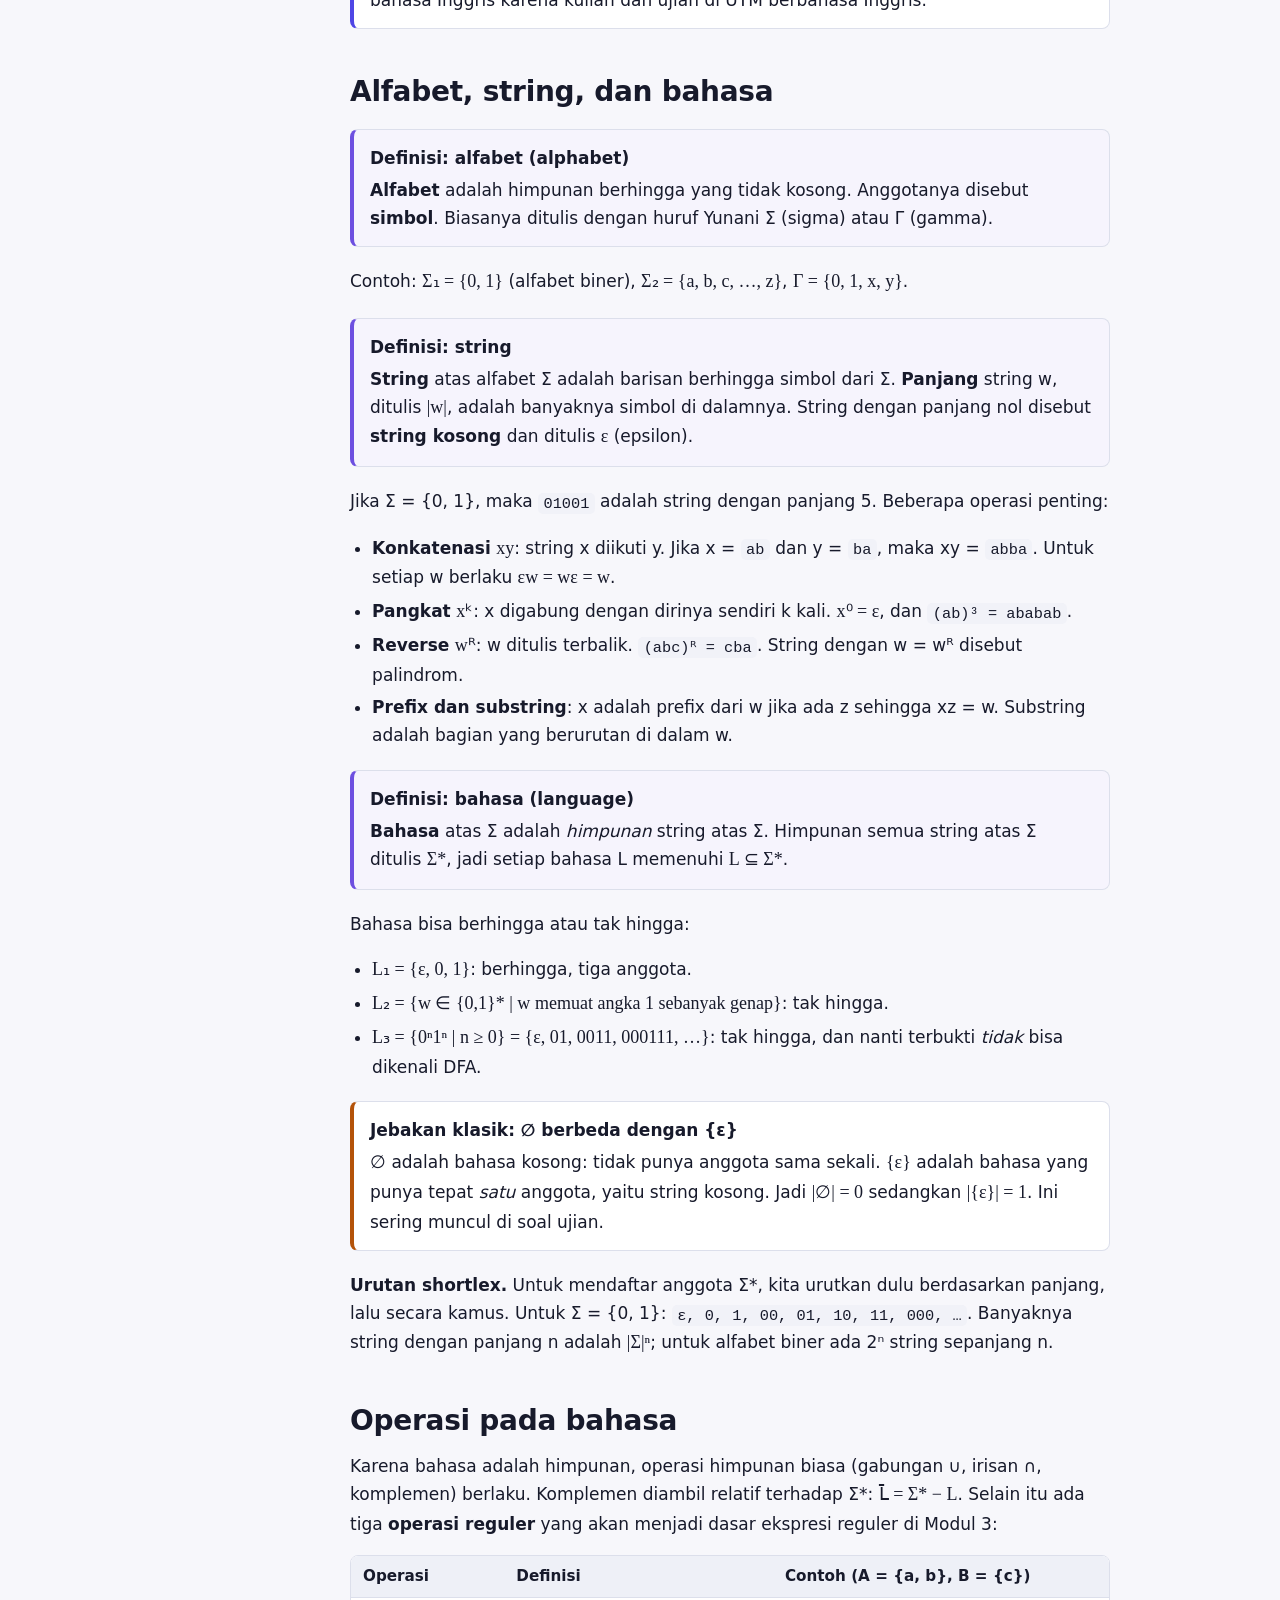
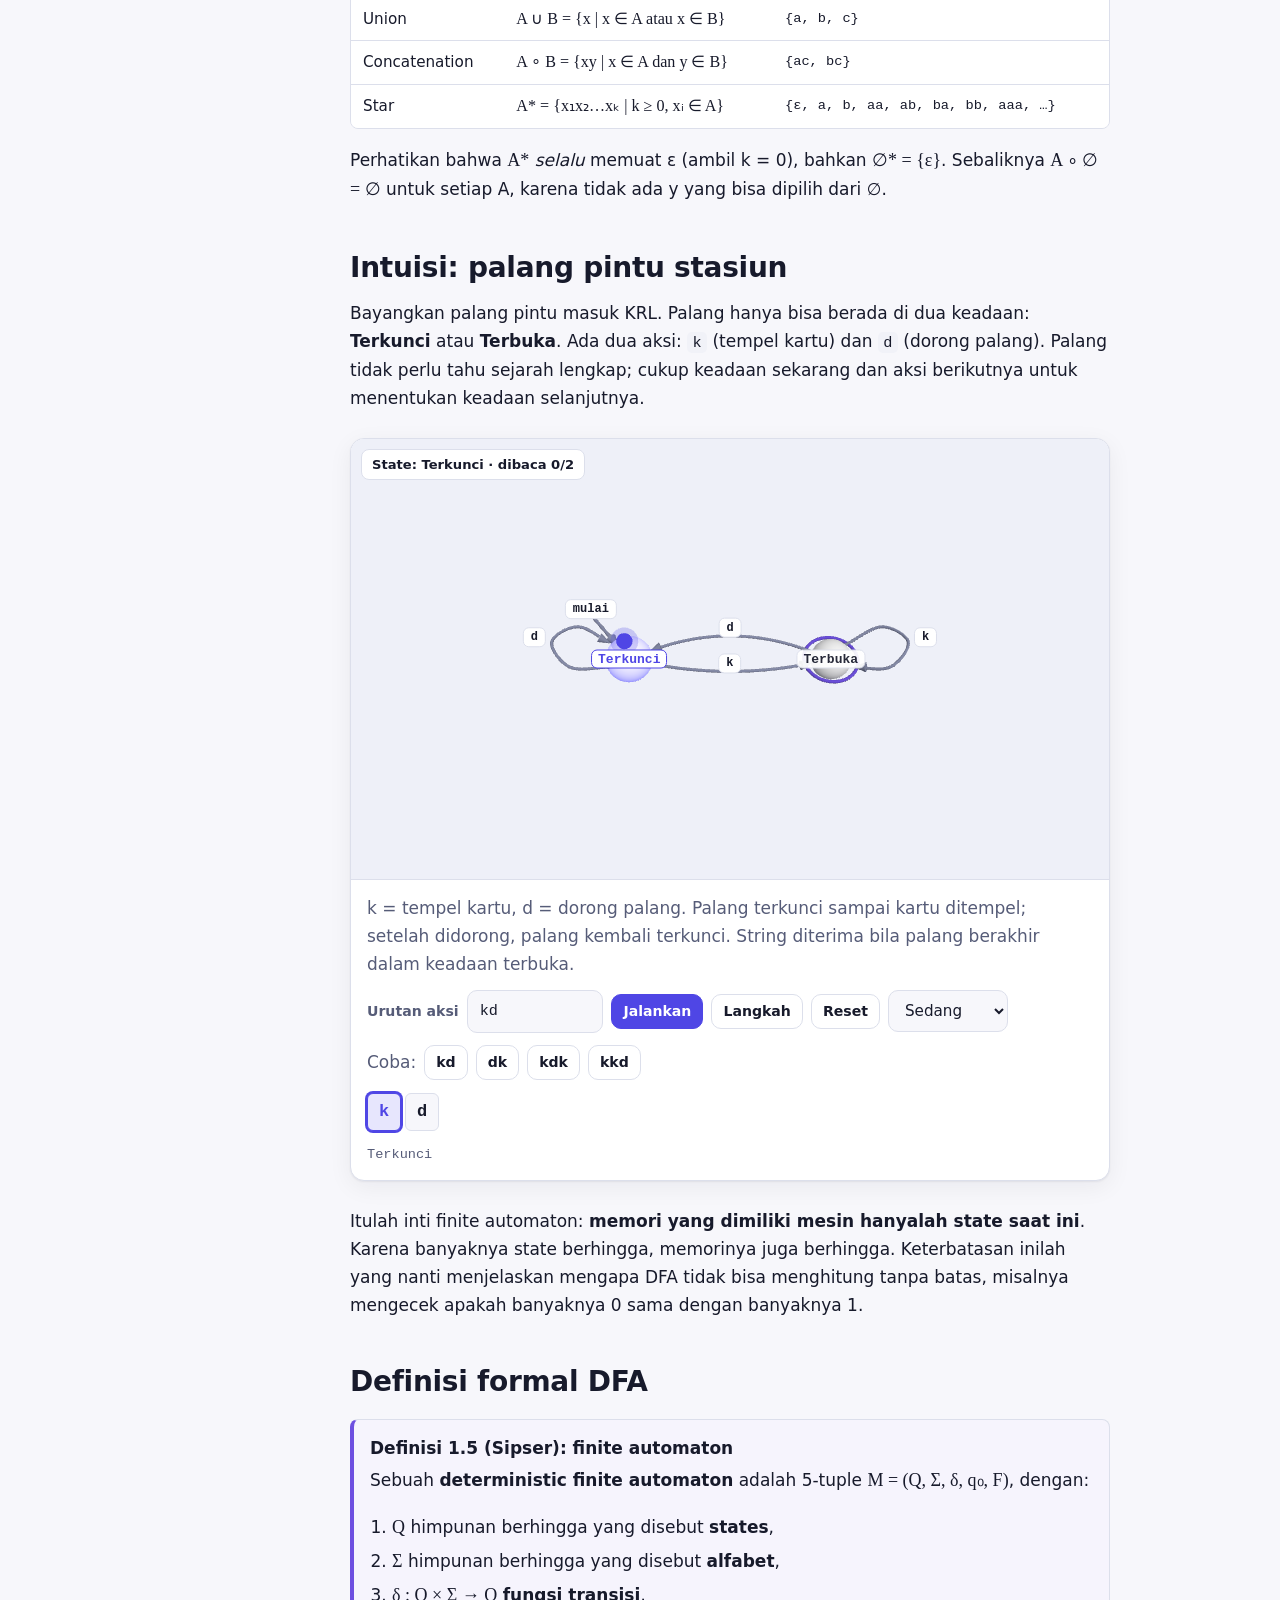
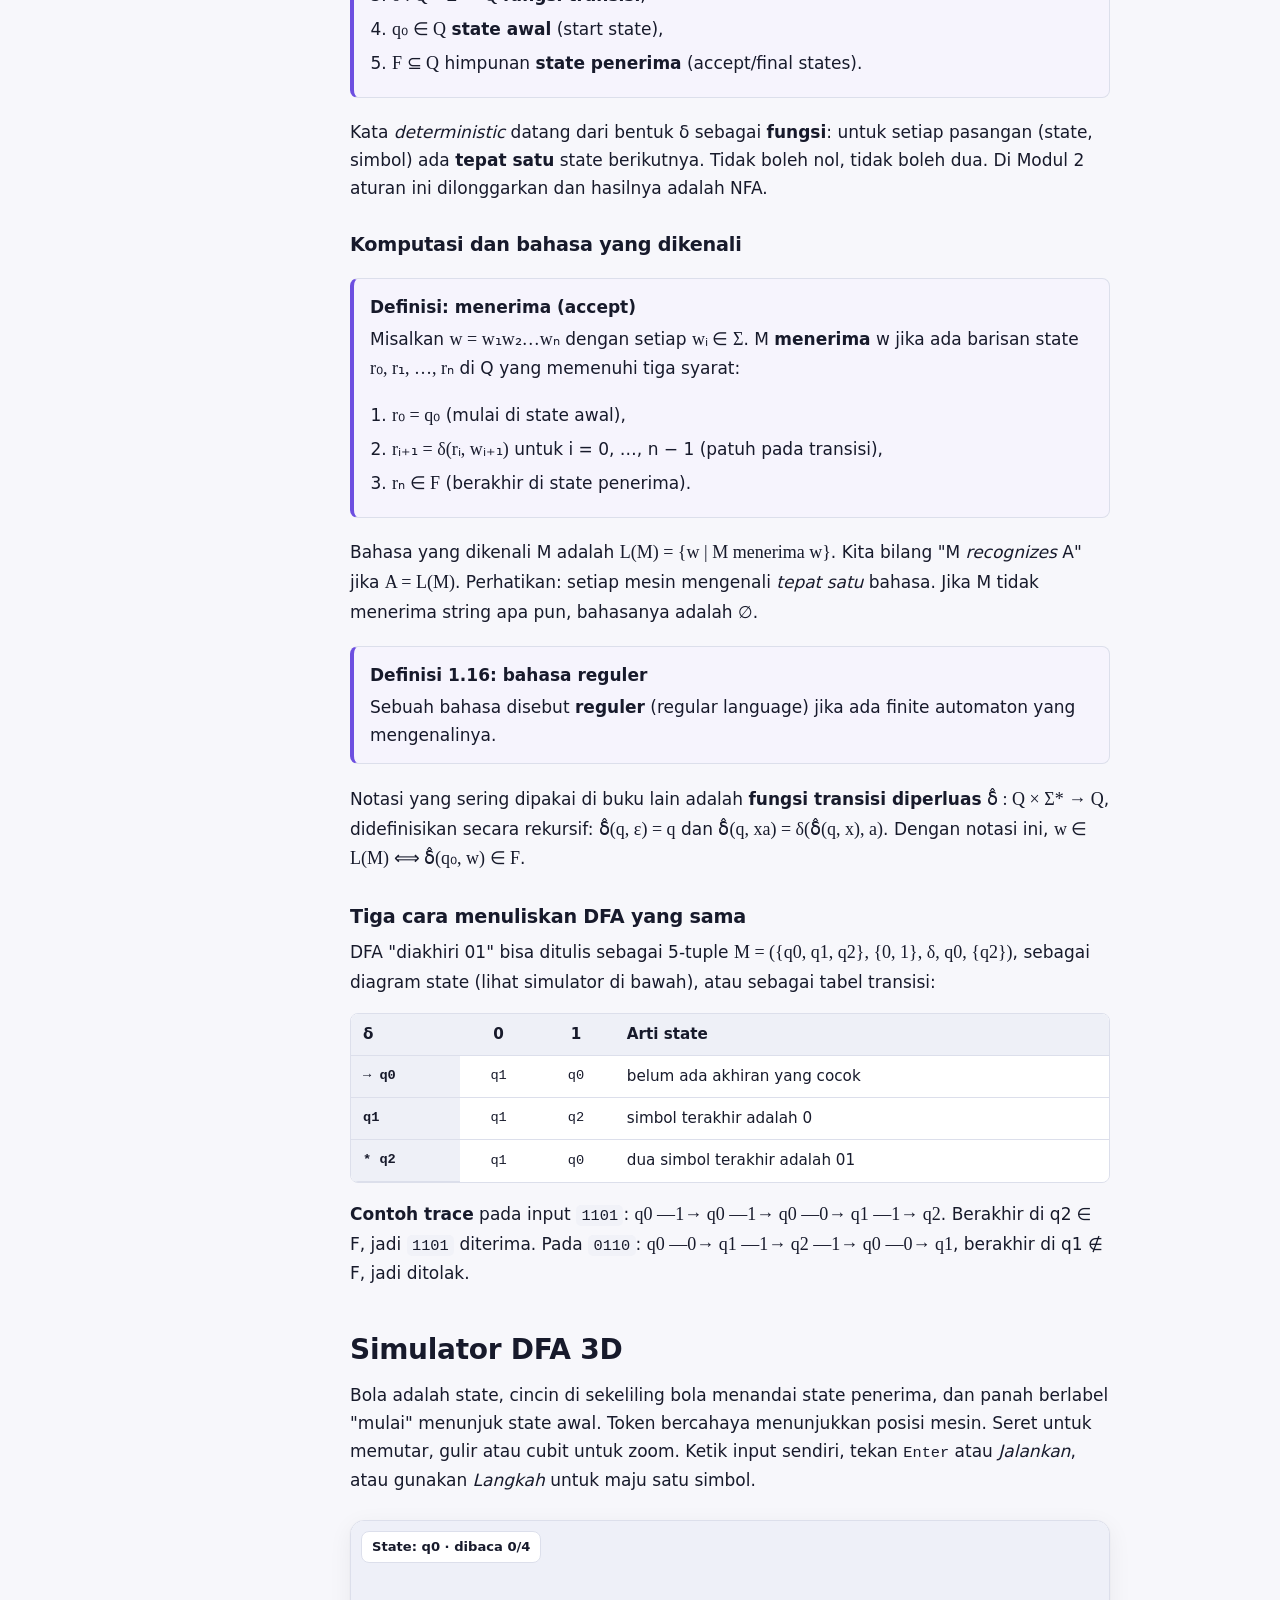
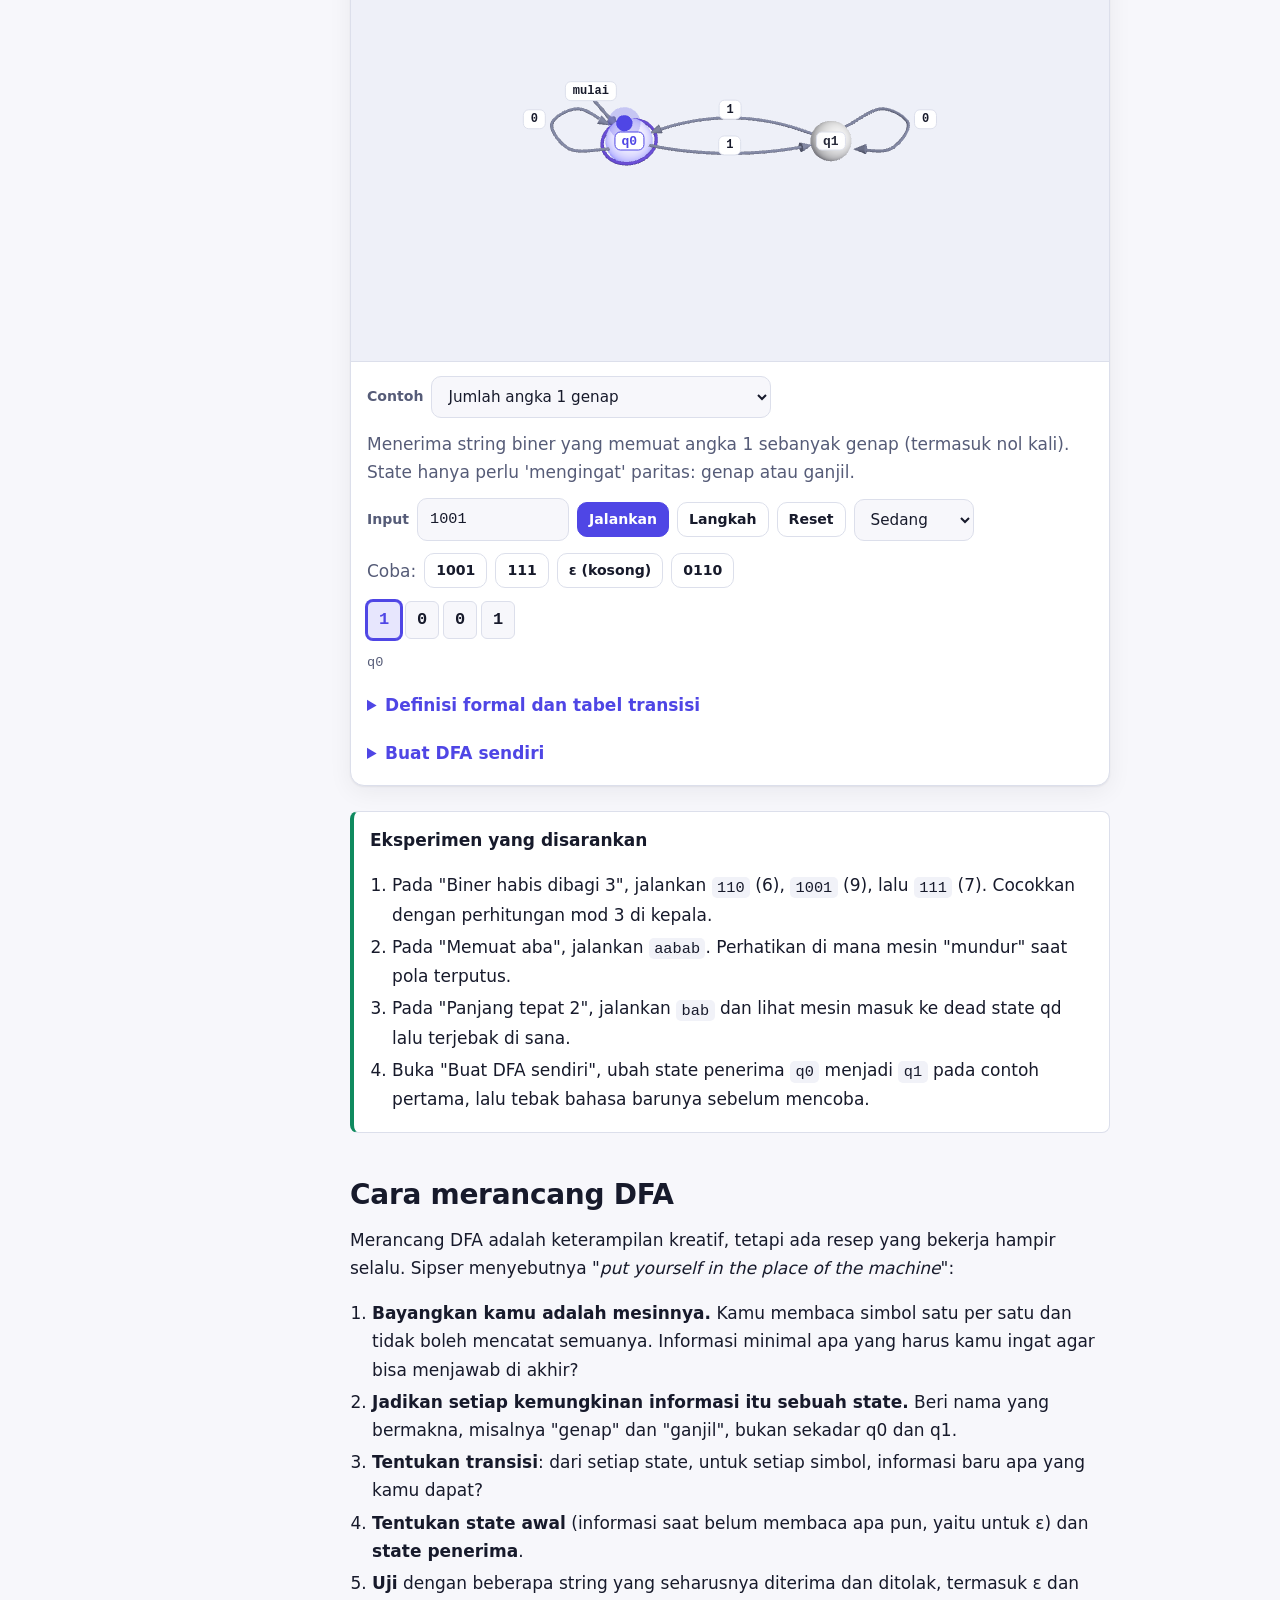
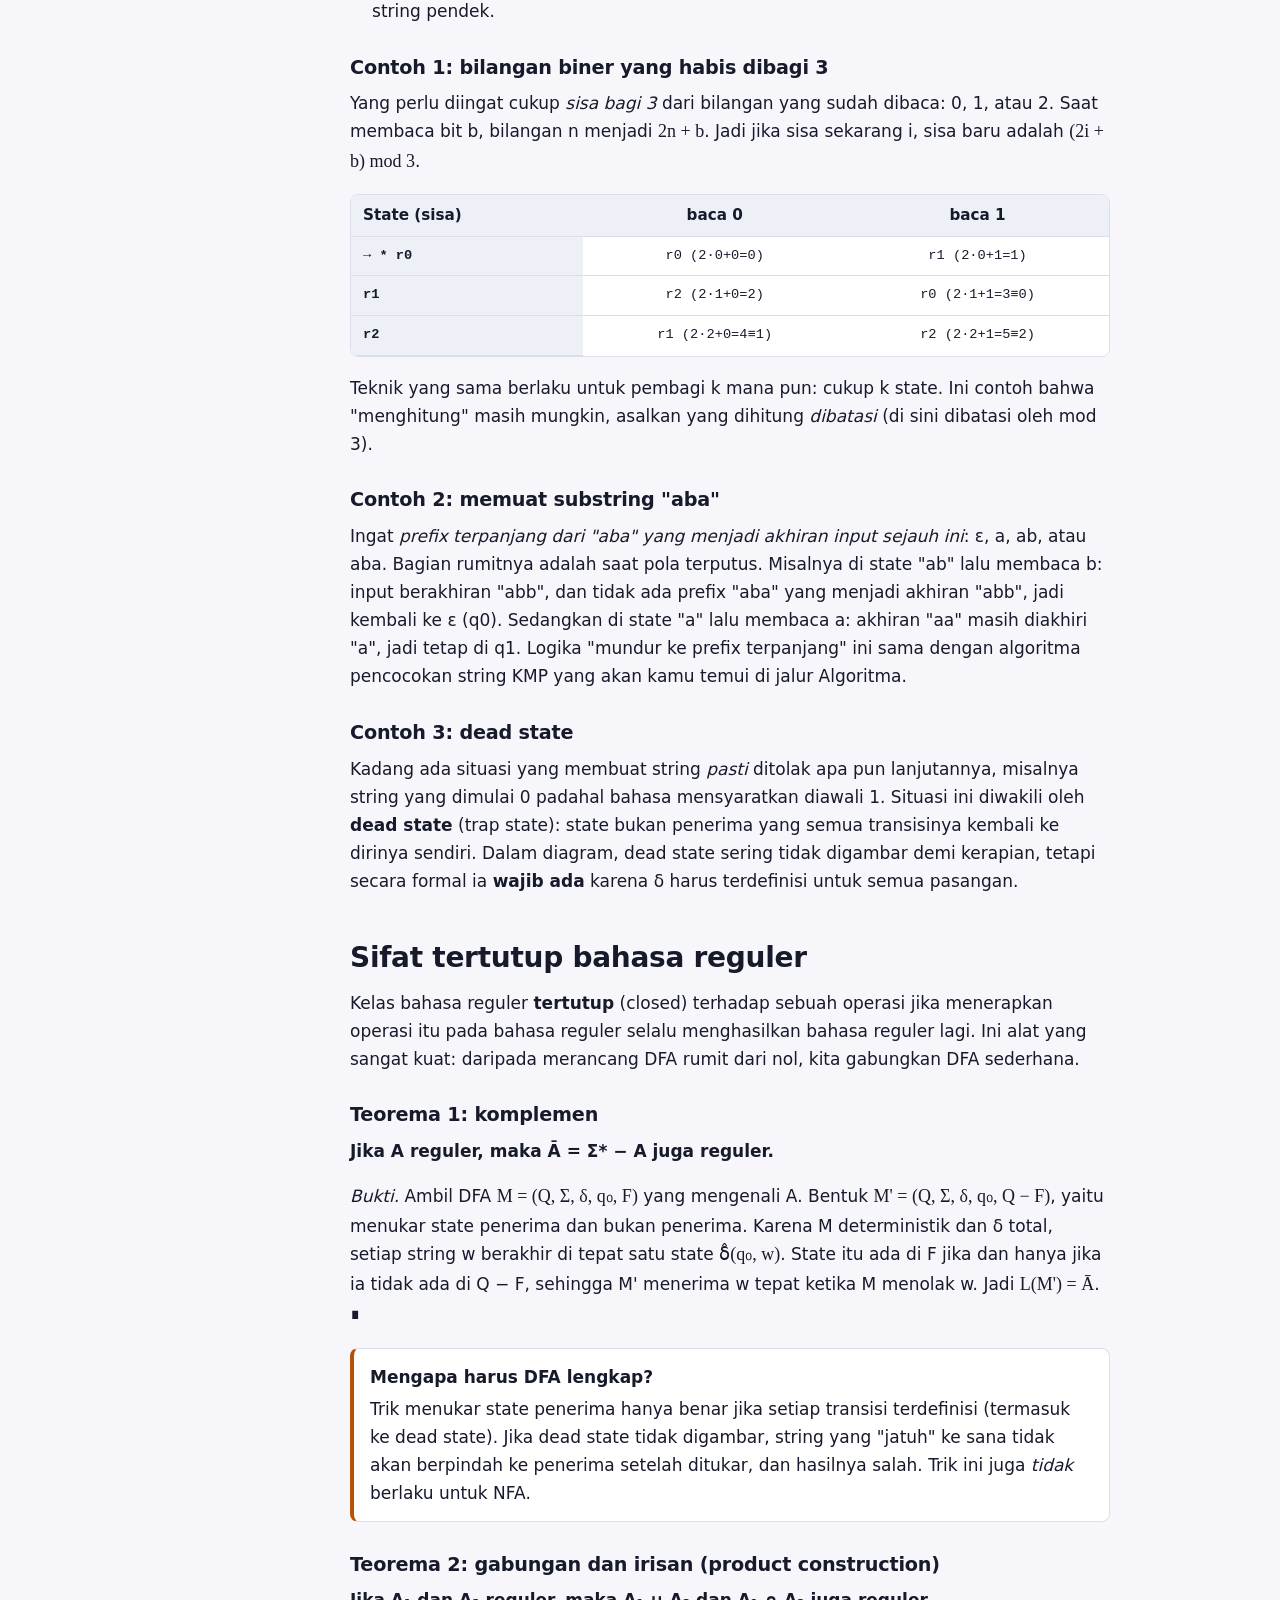
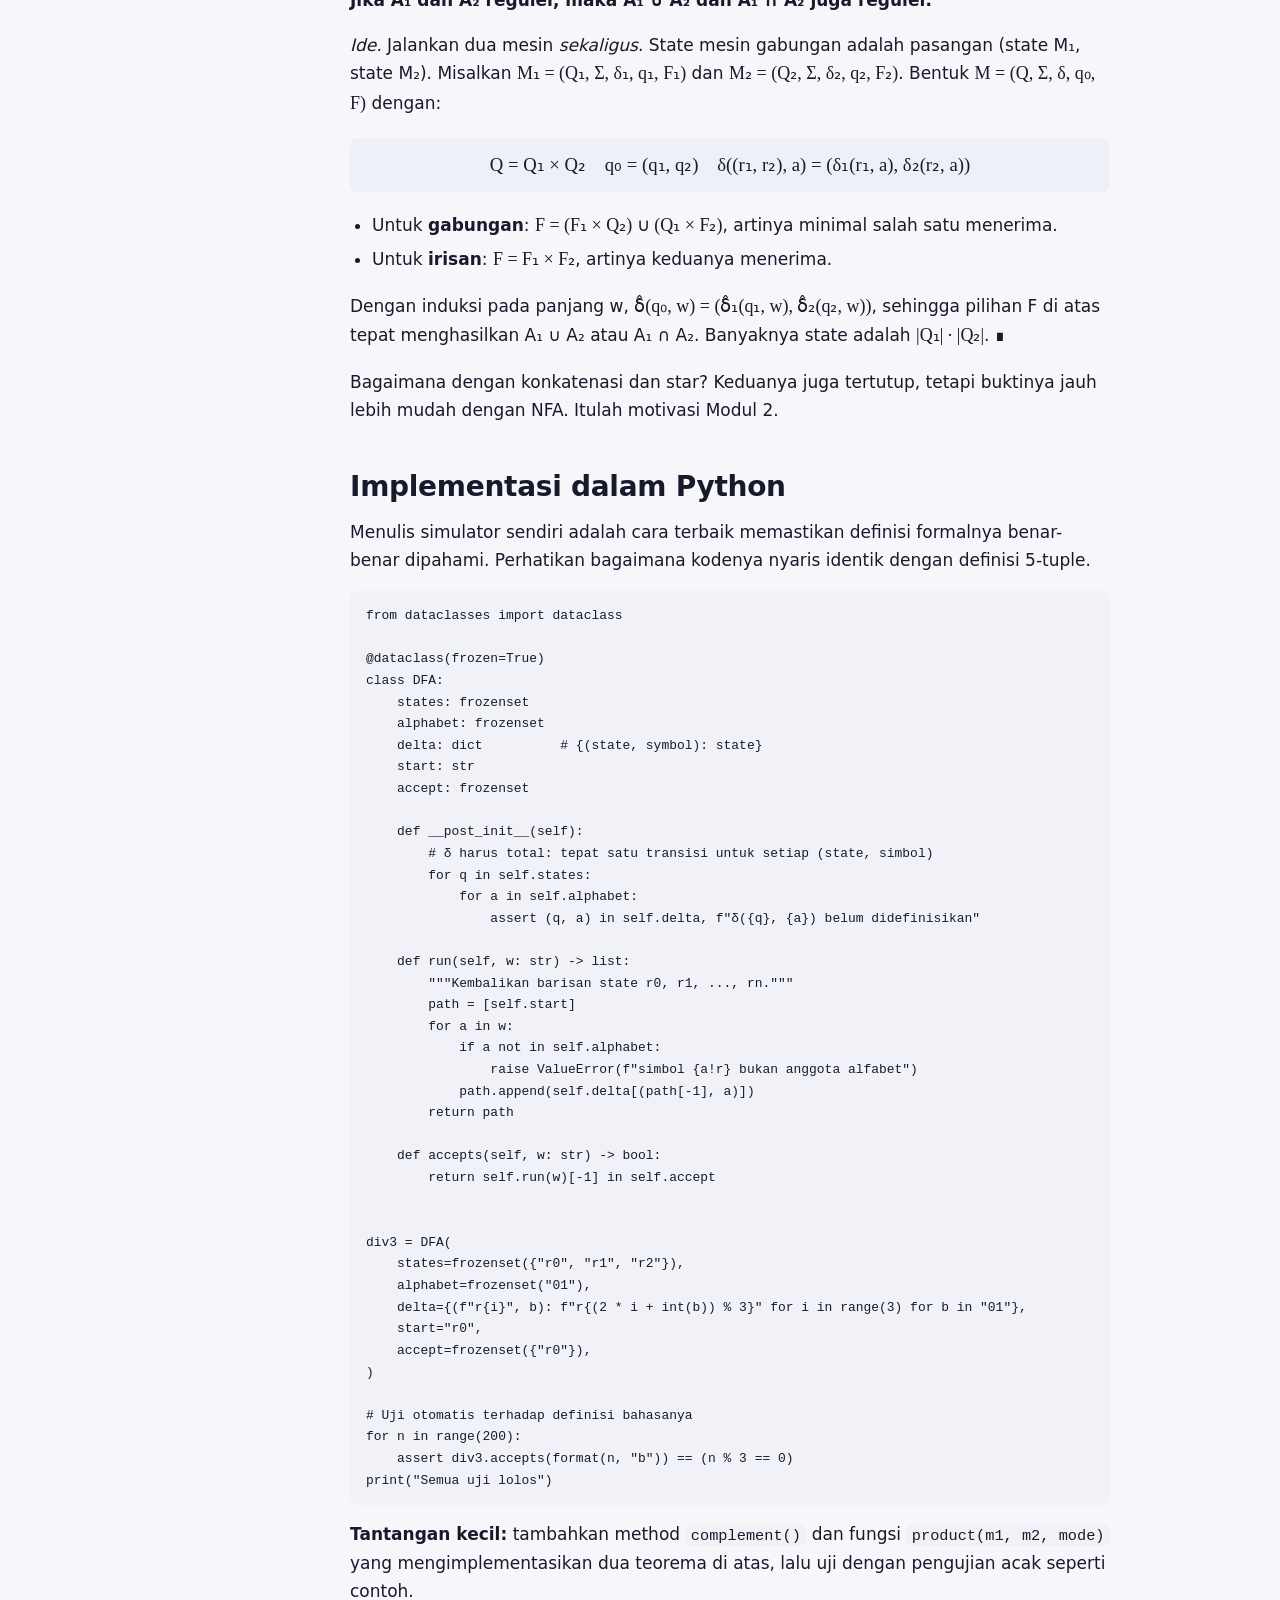
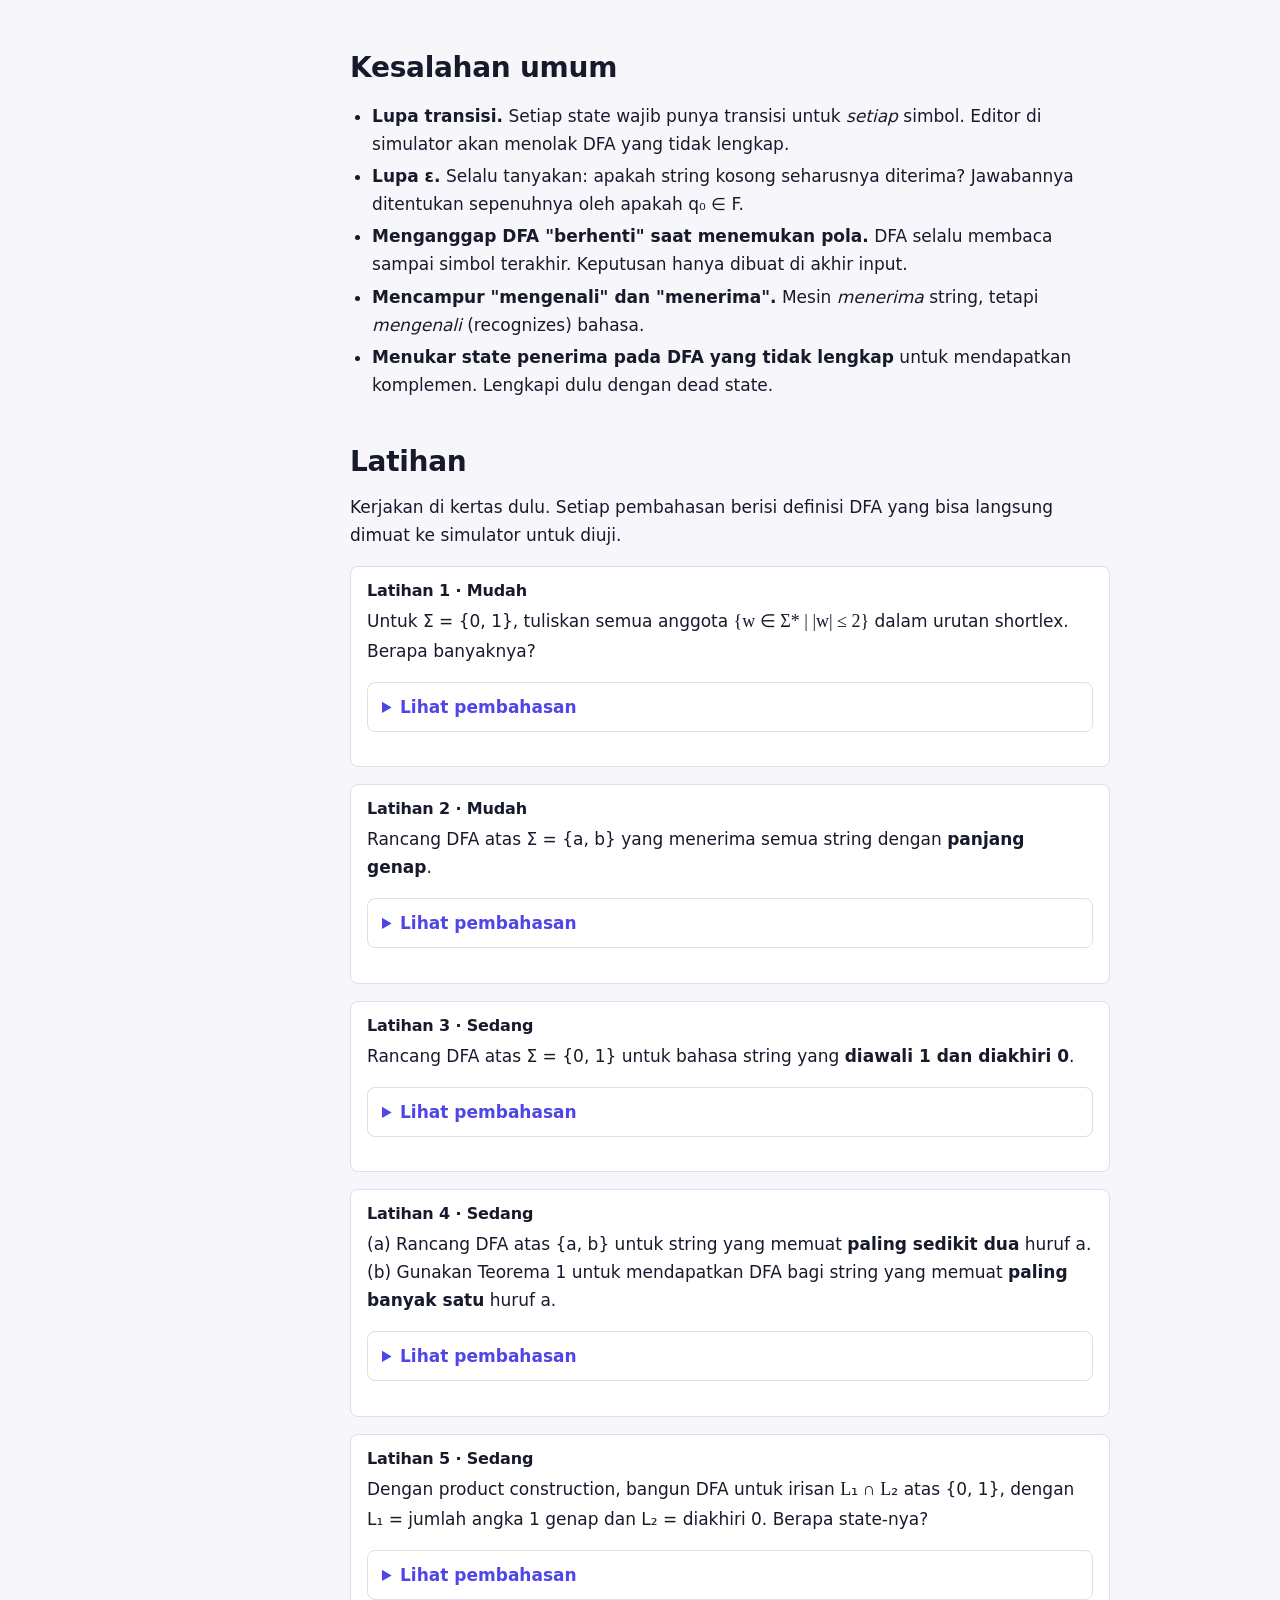
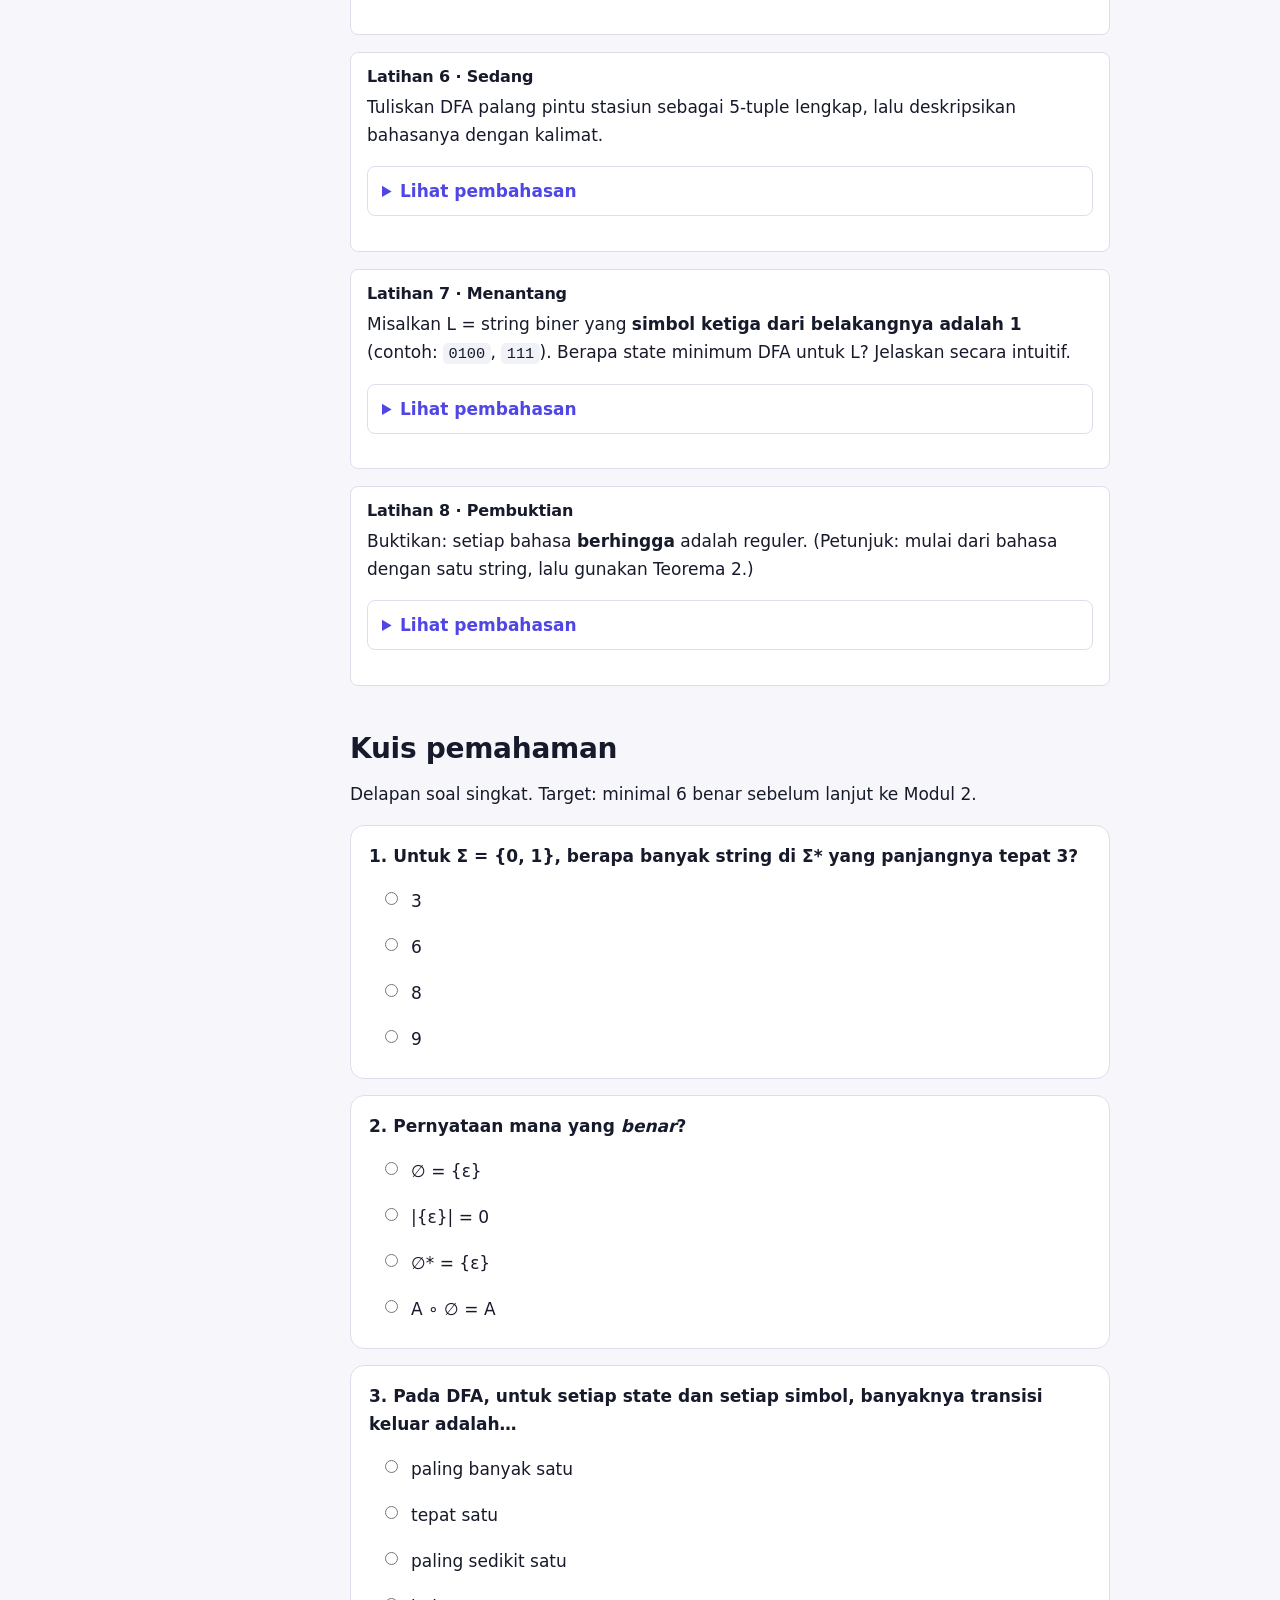
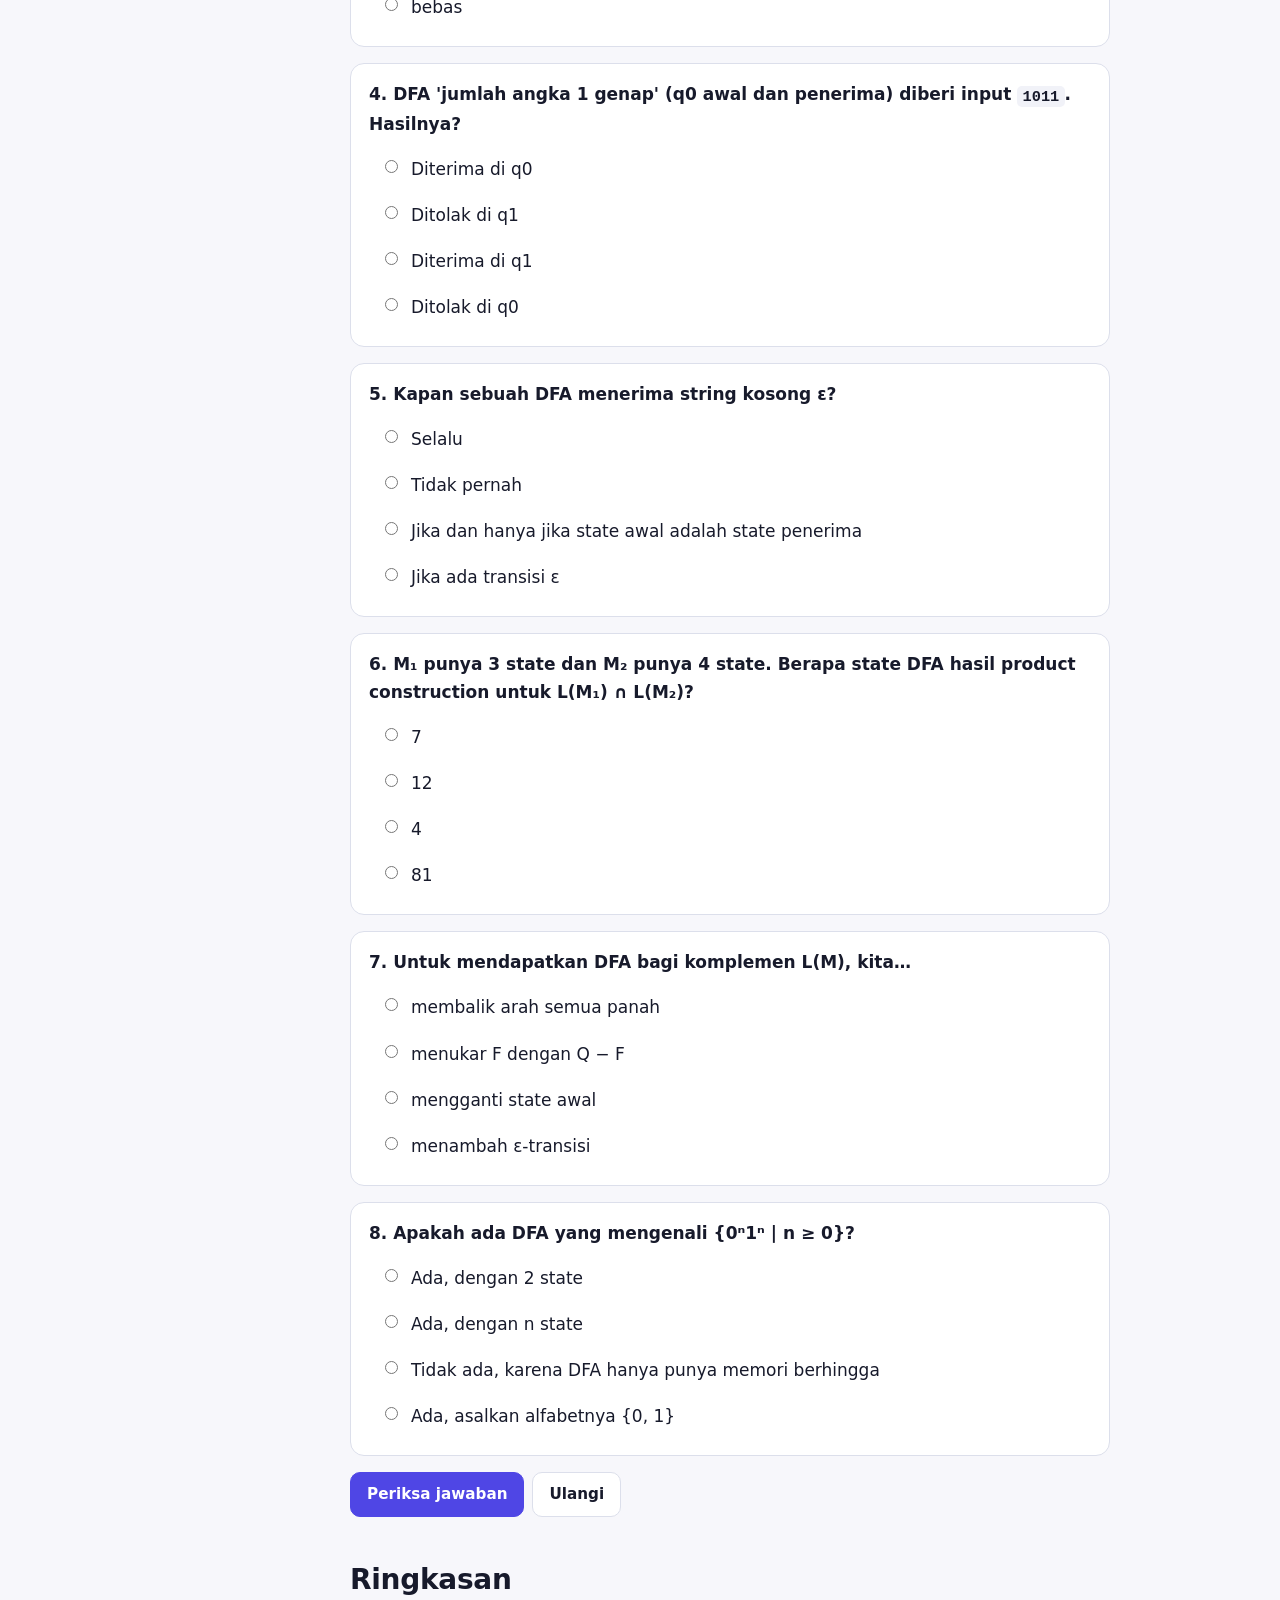
<file: teori-komputasi/01-bahasa-dan-dfa.html>
<!doctype html>
<html lang="id">
<head>
  <meta charset="utf-8">
  <meta name="viewport" content="width=device-width, initial-scale=1">
  <title>Bahasa Formal dan DFA · Teori Komputasi · Fondasi CS</title>
  <meta name="description" content="Modul 1 Teori Komputasi: alfabet, string, bahasa formal, dan deterministic finite automaton (DFA) dengan simulator 3D interaktif, latihan, dan kuis.">
  <meta name="theme-color" content="#4f46e5">
  <link rel="icon" href="../assets/favicon.svg" type="image/svg+xml">
  <script>try{var t=localStorage.getItem("fondasi-cs:theme");if(t)document.documentElement.dataset.theme=t}catch(e){}</script>
  <link rel="stylesheet" href="../assets/css/style.css">
  <script type="importmap">{"imports":{"three":"../assets/vendor/three/three.module.min.js","three/addons/":"../assets/vendor/three/addons/"}}</script>
</head>
<body>
  <a class="skip-link" href="#main">Lewati ke konten</a>
  <header class="site-header">
    <div class="wrap">
      <a class="brand" href="../"><span class="brand-mark" aria-hidden="true">CS</span> Fondasi CS</a>
      <nav class="nav" aria-label="Navigasi utama">
        <a href="../">Beranda</a>
        <a class="hide-sm" href="../roadmap.html?jalur=teori-komputasi">Roadmap</a>
        <a class="hide-sm" href="01-bahasa-dan-dfa.html" aria-current="page">Mulai belajar</a>
      </nav>
      <button class="icon-btn" type="button" data-theme-toggle aria-label="Ganti tema"></button>
    </div>
  </header>

  <div class="wrap">
    <div class="page-head">
      <nav class="breadcrumb" aria-label="Breadcrumb"><a href="../">Beranda</a> / <a href="../roadmap.html?jalur=teori-komputasi">Teori Komputasi</a> / Modul 1</nav>
      <p class="eyebrow" style="color:var(--t-toc)">Teori Komputasi · Modul 1 dari 12</p>
      <h1>Bahasa Formal dan Deterministic Finite Automaton</h1>
      <p class="lead">Kita mulai dari mesin paling sederhana yang bisa dibayangkan: mesin tanpa memori tambahan yang membaca input satu simbol demi satu simbol, lalu menjawab "ya" atau "tidak".</p>
      <div class="lesson-meta">
        <span class="badge">⏱ 6–8 jam</span>
        <span class="badge">📖 Sipser 0.2 dan 1.1</span>
        <span class="badge">🎥 MIT 18.404 Lecture 1</span>
        <span class="badge">Prasyarat: logika dan himpunan dasar</span>
      </div>
    </div>

    <div class="lesson">
      <nav class="toc" aria-label="Daftar isi modul">
        <div class="toc-title">Isi modul</div>
        <ol>
          <li><a href="#tujuan">Tujuan belajar</a></li>
          <li><a href="#gambaran">Gambaran besar</a></li>
          <li><a href="#bahasa">Alfabet, string, bahasa</a></li>
          <li><a href="#operasi">Operasi pada bahasa</a></li>
          <li><a href="#intuisi">Intuisi: palang pintu</a></li>
          <li><a href="#formal">Definisi formal DFA</a></li>
          <li><a href="#simulator">Simulator 3D</a></li>
          <li><a href="#merancang">Merancang DFA</a></li>
          <li><a href="#tertutup">Sifat tertutup</a></li>
          <li><a href="#python">Implementasi Python</a></li>
          <li><a href="#kesalahan">Kesalahan umum</a></li>
          <li><a href="#latihan">Latihan</a></li>
          <li><a href="#kuis">Kuis</a></li>
          <li><a href="#ringkasan">Ringkasan dan istilah</a></li>
        </ol>
      </nav>

      <main id="main" class="prose">

        <section id="tujuan">
          <h2>Tujuan belajar</h2>
          <p>Setelah modul ini kamu bisa:</p>
          <ul class="objectives">
            <li>Menggunakan notasi Σ, Σ*, ε, |w|, dan operasi string dengan benar.</li>
            <li>Membedakan alfabet, string, dan bahasa, termasuk ∅ dan {ε}.</li>
            <li>Menuliskan DFA sebagai 5-tuple, diagram state, dan tabel transisi.</li>
            <li>Menelusuri (trace) komputasi DFA pada sebuah input dan memutuskan diterima atau ditolak.</li>
            <li>Merancang DFA untuk bahasa yang dideskripsikan dengan kalimat.</li>
            <li>Membuktikan bahwa bahasa reguler tertutup terhadap komplemen, gabungan, dan irisan.</li>
          </ul>
        </section>

        <section id="gambaran">
          <h2>Gambaran besar: apa yang dipelajari Teori Komputasi?</h2>
          <p>Teori Komputasi (<em>Theory of Computation</em>) menjawab satu pertanyaan besar: <strong>apa kemampuan dan batas dasar sebuah komputer?</strong> Sipser membaginya menjadi tiga cabang yang akan kita lalui berurutan selama 12 modul:</p>
          <div class="table-wrap">
            <table>
              <thead><tr><th>Cabang</th><th>Pertanyaan inti</th><th>Modul</th></tr></thead>
              <tbody>
                <tr><td><strong>Teori automata</strong></td><td>Model mesin apa yang cukup untuk mengenali sebuah pola?</td><td>1–6</td></tr>
                <tr><td><strong>Teori komputabilitas</strong></td><td>Masalah apa yang sama sekali tidak bisa diselesaikan komputer?</td><td>7–9</td></tr>
                <tr><td><strong>Teori kompleksitas</strong></td><td>Masalah apa yang bisa diselesaikan, tetapi tidak secara efisien?</td><td>10–11</td></tr>
              </tbody>
            </table>
          </div>
          <p>Kita mulai dari automata karena modelnya paling sederhana, dan teknik pembuktian yang dipakai di sini akan terus dipakai sampai pembahasan P vs NP. DFA juga sangat praktis: <em>lexer</em> di compiler, pencocokan regex, validasi input, protokol jaringan, dan logika game semuanya memakai finite automata.</p>
          <div class="callout">
            <span class="callout-title">Hubungan dengan MECS UTM</span>
            Mata kuliah inti <em>Advanced Theory of Computer Science</em> mengasumsikan kamu sudah lancar dengan seluruh isi jalur ini. Semua istilah di modul ini ditulis juga dalam bahasa Inggris karena kuliah dan ujian di UTM berbahasa Inggris.
          </div>
        </section>

        <section id="bahasa">
          <h2>Alfabet, string, dan bahasa</h2>
          <div class="callout def">
            <span class="callout-title">Definisi: alfabet (alphabet)</span>
            <strong>Alfabet</strong> adalah himpunan berhingga yang tidak kosong. Anggotanya disebut <strong>simbol</strong>. Biasanya ditulis dengan huruf Yunani Σ (sigma) atau Γ (gamma).
          </div>
          <p>Contoh: <span class="math">Σ₁ = {0, 1}</span> (alfabet biner), <span class="math">Σ₂ = {a, b, c, …, z}</span>, <span class="math">Γ = {0, 1, x, y}</span>.</p>

          <div class="callout def">
            <span class="callout-title">Definisi: string</span>
            <strong>String</strong> atas alfabet Σ adalah barisan berhingga simbol dari Σ. <strong>Panjang</strong> string w, ditulis <span class="math">|w|</span>, adalah banyaknya simbol di dalamnya. String dengan panjang nol disebut <strong>string kosong</strong> dan ditulis <span class="math">ε</span> (epsilon).
          </div>
          <p>Jika Σ = {0, 1}, maka <code>01001</code> adalah string dengan panjang 5. Beberapa operasi penting:</p>
          <ul>
            <li><strong>Konkatenasi</strong> <span class="math">xy</span>: string x diikuti y. Jika x = <code>ab</code> dan y = <code>ba</code>, maka xy = <code>abba</code>. Untuk setiap w berlaku <span class="math">εw = wε = w</span>.</li>
            <li><strong>Pangkat</strong> <span class="math">xᵏ</span>: x digabung dengan dirinya sendiri k kali. <span class="math">x⁰ = ε</span>, dan <code>(ab)³ = ababab</code>.</li>
            <li><strong>Reverse</strong> <span class="math">wᴿ</span>: w ditulis terbalik. <code>(abc)ᴿ = cba</code>. String dengan w = wᴿ disebut palindrom.</li>
            <li><strong>Prefix dan substring</strong>: x adalah prefix dari w jika ada z sehingga xz = w. Substring adalah bagian yang berurutan di dalam w.</li>
          </ul>

          <div class="callout def">
            <span class="callout-title">Definisi: bahasa (language)</span>
            <strong>Bahasa</strong> atas Σ adalah <em>himpunan</em> string atas Σ. Himpunan semua string atas Σ ditulis <span class="math">Σ*</span>, jadi setiap bahasa L memenuhi <span class="math">L ⊆ Σ*</span>.
          </div>
          <p>Bahasa bisa berhingga atau tak hingga:</p>
          <ul>
            <li><span class="math">L₁ = {ε, 0, 1}</span>: berhingga, tiga anggota.</li>
            <li><span class="math">L₂ = {w ∈ {0,1}* | w memuat angka 1 sebanyak genap}</span>: tak hingga.</li>
            <li><span class="math">L₃ = {0ⁿ1ⁿ | n ≥ 0} = {ε, 01, 0011, 000111, …}</span>: tak hingga, dan nanti terbukti <em>tidak</em> bisa dikenali DFA.</li>
          </ul>

          <div class="callout warn">
            <span class="callout-title">Jebakan klasik: ∅ berbeda dengan {ε}</span>
            <span class="math">∅</span> adalah bahasa kosong: tidak punya anggota sama sekali. <span class="math">{ε}</span> adalah bahasa yang punya tepat <em>satu</em> anggota, yaitu string kosong. Jadi <span class="math">|∅| = 0</span> sedangkan <span class="math">|{ε}| = 1</span>. Ini sering muncul di soal ujian.
          </div>

          <p><strong>Urutan shortlex.</strong> Untuk mendaftar anggota Σ*, kita urutkan dulu berdasarkan panjang, lalu secara kamus. Untuk Σ = {0, 1}: <code>ε, 0, 1, 00, 01, 10, 11, 000, …</code>. Banyaknya string dengan panjang n adalah <span class="math">|Σ|ⁿ</span>; untuk alfabet biner ada 2ⁿ string sepanjang n.</p>
        </section>

        <section id="operasi">
          <h2>Operasi pada bahasa</h2>
          <p>Karena bahasa adalah himpunan, operasi himpunan biasa (gabungan ∪, irisan ∩, komplemen) berlaku. Komplemen diambil relatif terhadap Σ*: <span class="math">L̄ = Σ* − L</span>. Selain itu ada tiga <strong>operasi reguler</strong> yang akan menjadi dasar ekspresi reguler di Modul 3:</p>
          <div class="table-wrap">
            <table>
              <thead><tr><th>Operasi</th><th>Definisi</th><th>Contoh (A = {a, b}, B = {c})</th></tr></thead>
              <tbody>
                <tr><td>Union</td><td class="math">A ∪ B = {x | x ∈ A atau x ∈ B}</td><td class="mono">{a, b, c}</td></tr>
                <tr><td>Concatenation</td><td class="math">A ∘ B = {xy | x ∈ A dan y ∈ B}</td><td class="mono">{ac, bc}</td></tr>
                <tr><td>Star</td><td class="math">A* = {x₁x₂…xₖ | k ≥ 0, xᵢ ∈ A}</td><td class="mono">{ε, a, b, aa, ab, ba, bb, aaa, …}</td></tr>
              </tbody>
            </table>
          </div>
          <p>Perhatikan bahwa <span class="math">A*</span> <em>selalu</em> memuat ε (ambil k = 0), bahkan <span class="math">∅* = {ε}</span>. Sebaliknya <span class="math">A ∘ ∅ = ∅</span> untuk setiap A, karena tidak ada y yang bisa dipilih dari ∅.</p>
        </section>

        <section id="intuisi">
          <h2>Intuisi: palang pintu stasiun</h2>
          <p>Bayangkan palang pintu masuk KRL. Palang hanya bisa berada di dua keadaan: <strong>Terkunci</strong> atau <strong>Terbuka</strong>. Ada dua aksi: <code>k</code> (tempel kartu) dan <code>d</code> (dorong palang). Palang tidak perlu tahu sejarah lengkap; cukup keadaan sekarang dan aksi berikutnya untuk menentukan keadaan selanjutnya.</p>
          <div class="viz" data-dfa-sim data-initial="palang">
            <div class="viz-stage">
              <div class="viz-overlay"><span class="viz-status" data-status>Memuat…</span></div>
            </div>
            <div class="viz-controls">
              <p class="muted" data-desc style="margin:0"></p>
              <div class="viz-row">
                <label for="w-palang">Urutan aksi</label>
                <input id="w-palang" class="field mono" data-input autocomplete="off" spellcheck="false" style="width:9em">
                <button type="button" class="btn btn-primary btn-sm" data-run>Jalankan</button>
                <button type="button" class="btn btn-sm" data-step>Langkah</button>
                <button type="button" class="btn btn-sm" data-reset>Reset</button>
                <select class="field" data-speed aria-label="Kecepatan animasi"><option value="1100">Lambat</option><option value="700" selected>Sedang</option><option value="350">Cepat</option></select>
              </div>
              <div class="viz-row"><span class="muted">Coba:</span> <span class="viz-row" data-samples></span></div>
              <div class="tape" data-tape aria-label="Pita input"></div>
              <div class="trace" data-trace></div>
              <p class="sr-only" aria-live="polite" data-live></p>
            </div>
          </div>
          <p>Itulah inti finite automaton: <strong>memori yang dimiliki mesin hanyalah state saat ini</strong>. Karena banyaknya state berhingga, memorinya juga berhingga. Keterbatasan inilah yang nanti menjelaskan mengapa DFA tidak bisa menghitung tanpa batas, misalnya mengecek apakah banyaknya 0 sama dengan banyaknya 1.</p>
        </section>

        <section id="formal">
          <h2>Definisi formal DFA</h2>
          <div class="callout def">
            <span class="callout-title">Definisi 1.5 (Sipser): finite automaton</span>
            <p>Sebuah <strong>deterministic finite automaton</strong> adalah 5-tuple <span class="math">M = (Q, Σ, δ, q₀, F)</span>, dengan:</p>
            <ol>
              <li><span class="math">Q</span> himpunan berhingga yang disebut <strong>states</strong>,</li>
              <li><span class="math">Σ</span> himpunan berhingga yang disebut <strong>alfabet</strong>,</li>
              <li><span class="math">δ : Q × Σ → Q</span> <strong>fungsi transisi</strong>,</li>
              <li><span class="math">q₀ ∈ Q</span> <strong>state awal</strong> (start state),</li>
              <li><span class="math">F ⊆ Q</span> himpunan <strong>state penerima</strong> (accept/final states).</li>
            </ol>
          </div>
          <p>Kata <em>deterministic</em> datang dari bentuk δ sebagai <strong>fungsi</strong>: untuk setiap pasangan (state, simbol) ada <strong>tepat satu</strong> state berikutnya. Tidak boleh nol, tidak boleh dua. Di Modul 2 aturan ini dilonggarkan dan hasilnya adalah NFA.</p>

          <h3>Komputasi dan bahasa yang dikenali</h3>
          <div class="callout def">
            <span class="callout-title">Definisi: menerima (accept)</span>
            <p>Misalkan <span class="math">w = w₁w₂…wₙ</span> dengan setiap <span class="math">wᵢ ∈ Σ</span>. M <strong>menerima</strong> w jika ada barisan state <span class="math">r₀, r₁, …, rₙ</span> di Q yang memenuhi tiga syarat:</p>
            <ol>
              <li><span class="math">r₀ = q₀</span> (mulai di state awal),</li>
              <li><span class="math">rᵢ₊₁ = δ(rᵢ, wᵢ₊₁)</span> untuk i = 0, …, n − 1 (patuh pada transisi),</li>
              <li><span class="math">rₙ ∈ F</span> (berakhir di state penerima).</li>
            </ol>
          </div>
          <p>Bahasa yang dikenali M adalah <span class="math">L(M) = {w | M menerima w}</span>. Kita bilang "M <em>recognizes</em> A" jika <span class="math">A = L(M)</span>. Perhatikan: setiap mesin mengenali <em>tepat satu</em> bahasa. Jika M tidak menerima string apa pun, bahasanya adalah ∅.</p>
          <div class="callout def">
            <span class="callout-title">Definisi 1.16: bahasa reguler</span>
            Sebuah bahasa disebut <strong>reguler</strong> (regular language) jika ada finite automaton yang mengenalinya.
          </div>
          <p>Notasi yang sering dipakai di buku lain adalah <strong>fungsi transisi diperluas</strong> <span class="math">δ̂ : Q × Σ* → Q</span>, didefinisikan secara rekursif: <span class="math">δ̂(q, ε) = q</span> dan <span class="math">δ̂(q, xa) = δ(δ̂(q, x), a)</span>. Dengan notasi ini, <span class="math">w ∈ L(M) ⟺ δ̂(q₀, w) ∈ F</span>.</p>

          <h3>Tiga cara menuliskan DFA yang sama</h3>
          <p>DFA "diakhiri 01" bisa ditulis sebagai 5-tuple <span class="math">M = ({q0, q1, q2}, {0, 1}, δ, q0, {q2})</span>, sebagai diagram state (lihat simulator di bawah), atau sebagai tabel transisi:</p>
          <div class="table-wrap">
            <table>
              <thead><tr><th>δ</th><th class="c">0</th><th class="c">1</th><th>Arti state</th></tr></thead>
              <tbody>
                <tr><th class="mono">→ q0</th><td class="c mono">q1</td><td class="c mono">q0</td><td>belum ada akhiran yang cocok</td></tr>
                <tr><th class="mono">q1</th><td class="c mono">q1</td><td class="c mono">q2</td><td>simbol terakhir adalah 0</td></tr>
                <tr><th class="mono">* q2</th><td class="c mono">q1</td><td class="c mono">q0</td><td>dua simbol terakhir adalah 01</td></tr>
              </tbody>
            </table>
          </div>
          <p><strong>Contoh trace</strong> pada input <code>1101</code>: <span class="math">q0 —1→ q0 —1→ q0 —0→ q1 —1→ q2</span>. Berakhir di q2 ∈ F, jadi <code>1101</code> diterima. Pada <code>0110</code>: <span class="math">q0 —0→ q1 —1→ q2 —1→ q0 —0→ q1</span>, berakhir di q1 ∉ F, jadi ditolak.</p>
        </section>

        <section id="simulator">
          <h2>Simulator DFA 3D</h2>
          <p>Bola adalah state, cincin di sekeliling bola menandai state penerima, dan panah berlabel "mulai" menunjuk state awal. Token bercahaya menunjukkan posisi mesin. Seret untuk memutar, gulir atau cubit untuk zoom. Ketik input sendiri, tekan <kbd>Enter</kbd> atau <em>Jalankan</em>, atau gunakan <em>Langkah</em> untuk maju satu simbol.</p>
          <div class="viz" data-dfa-sim>
            <div class="viz-stage">
              <div class="viz-overlay"><span class="viz-status" data-status>Memuat…</span></div>
            </div>
            <div class="viz-controls">
              <div class="viz-row">
                <label for="ex-main">Contoh</label>
                <select id="ex-main" class="field" data-example style="flex:1;max-width:340px">
                  <option value="genap-1">Jumlah angka 1 genap</option>
                  <option value="akhir-01">Diakhiri "01"</option>
                  <option value="kelipatan-3">Biner habis dibagi 3</option>
                  <option value="memuat-aba">Memuat substring "aba"</option>
                  <option value="panjang-2">Panjang tepat 2 (dead state)</option>
                  <option value="" hidden>DFA buatanmu</option>
                </select>
              </div>
              <p class="muted" data-desc style="margin:0"></p>
              <div class="viz-row">
                <label for="w-main">Input</label>
                <input id="w-main" class="field mono" data-input autocomplete="off" spellcheck="false" style="width:10em">
                <button type="button" class="btn btn-primary btn-sm" data-run>Jalankan</button>
                <button type="button" class="btn btn-sm" data-step>Langkah</button>
                <button type="button" class="btn btn-sm" data-reset>Reset</button>
                <select class="field" data-speed aria-label="Kecepatan animasi"><option value="1100">Lambat</option><option value="700" selected>Sedang</option><option value="350">Cepat</option></select>
              </div>
              <div class="viz-row"><span class="muted">Coba:</span> <span class="viz-row" data-samples></span></div>
              <div class="tape" data-tape aria-label="Pita input"></div>
              <div class="trace" data-trace></div>
              <details>
                <summary>Definisi formal dan tabel transisi</summary>
                <div data-formal></div>
              </details>
              <details>
                <summary>Buat DFA sendiri</summary>
                <p class="muted" style="font-size:.9rem">Satu transisi per baris dengan format <code>state simbol tujuan</code>. Baris yang diawali <code>#</code> adalah komentar. Editor akan memeriksa apakah DFA-mu lengkap dan deterministik.</p>
                <label for="dfa-editor" class="sr-only">Definisi DFA</label>
                <textarea id="dfa-editor" class="field" data-editor spellcheck="false"></textarea>
                <div class="viz-row" style="margin-top:8px">
                  <button type="button" class="btn btn-primary btn-sm" data-apply>Terapkan ke visualisasi</button>
                </div>
                <p data-editor-msg role="status" aria-live="polite"></p>
              </details>
              <p class="sr-only" aria-live="polite" data-live></p>
            </div>
          </div>
          <div class="callout tip">
            <span class="callout-title">Eksperimen yang disarankan</span>
            <ol>
              <li>Pada "Biner habis dibagi 3", jalankan <code>110</code> (6), <code>1001</code> (9), lalu <code>111</code> (7). Cocokkan dengan perhitungan mod 3 di kepala.</li>
              <li>Pada "Memuat aba", jalankan <code>aabab</code>. Perhatikan di mana mesin "mundur" saat pola terputus.</li>
              <li>Pada "Panjang tepat 2", jalankan <code>bab</code> dan lihat mesin masuk ke dead state qd lalu terjebak di sana.</li>
              <li>Buka "Buat DFA sendiri", ubah state penerima <code>q0</code> menjadi <code>q1</code> pada contoh pertama, lalu tebak bahasa barunya sebelum mencoba.</li>
            </ol>
          </div>
        </section>

        <section id="merancang">
          <h2>Cara merancang DFA</h2>
          <p>Merancang DFA adalah keterampilan kreatif, tetapi ada resep yang bekerja hampir selalu. Sipser menyebutnya "<em>put yourself in the place of the machine</em>":</p>
          <ol>
            <li><strong>Bayangkan kamu adalah mesinnya.</strong> Kamu membaca simbol satu per satu dan tidak boleh mencatat semuanya. Informasi minimal apa yang harus kamu ingat agar bisa menjawab di akhir?</li>
            <li><strong>Jadikan setiap kemungkinan informasi itu sebuah state.</strong> Beri nama yang bermakna, misalnya "genap" dan "ganjil", bukan sekadar q0 dan q1.</li>
            <li><strong>Tentukan transisi</strong>: dari setiap state, untuk setiap simbol, informasi baru apa yang kamu dapat?</li>
            <li><strong>Tentukan state awal</strong> (informasi saat belum membaca apa pun, yaitu untuk ε) dan <strong>state penerima</strong>.</li>
            <li><strong>Uji</strong> dengan beberapa string yang seharusnya diterima dan ditolak, termasuk ε dan string pendek.</li>
          </ol>

          <h3>Contoh 1: bilangan biner yang habis dibagi 3</h3>
          <p>Yang perlu diingat cukup <em>sisa bagi 3</em> dari bilangan yang sudah dibaca: 0, 1, atau 2. Saat membaca bit b, bilangan n menjadi <span class="math">2n + b</span>. Jadi jika sisa sekarang i, sisa baru adalah <span class="math">(2i + b) mod 3</span>.</p>
          <div class="table-wrap">
            <table>
              <thead><tr><th>State (sisa)</th><th class="c">baca 0</th><th class="c">baca 1</th></tr></thead>
              <tbody>
                <tr><th class="mono">→ * r0</th><td class="c mono">r0 (2·0+0=0)</td><td class="c mono">r1 (2·0+1=1)</td></tr>
                <tr><th class="mono">r1</th><td class="c mono">r2 (2·1+0=2)</td><td class="c mono">r0 (2·1+1=3≡0)</td></tr>
                <tr><th class="mono">r2</th><td class="c mono">r1 (2·2+0=4≡1)</td><td class="c mono">r2 (2·2+1=5≡2)</td></tr>
              </tbody>
            </table>
          </div>
          <p>Teknik yang sama berlaku untuk pembagi k mana pun: cukup k state. Ini contoh bahwa "menghitung" masih mungkin, asalkan yang dihitung <em>dibatasi</em> (di sini dibatasi oleh mod 3).</p>

          <h3>Contoh 2: memuat substring "aba"</h3>
          <p>Ingat <em>prefix terpanjang dari "aba" yang menjadi akhiran input sejauh ini</em>: ε, a, ab, atau aba. Bagian rumitnya adalah saat pola terputus. Misalnya di state "ab" lalu membaca b: input berakhiran "abb", dan tidak ada prefix "aba" yang menjadi akhiran "abb", jadi kembali ke ε (q0). Sedangkan di state "a" lalu membaca a: akhiran "aa" masih diakhiri "a", jadi tetap di q1. Logika "mundur ke prefix terpanjang" ini sama dengan algoritma pencocokan string KMP yang akan kamu temui di jalur Algoritma.</p>

          <h3>Contoh 3: dead state</h3>
          <p>Kadang ada situasi yang membuat string <em>pasti</em> ditolak apa pun lanjutannya, misalnya string yang dimulai 0 padahal bahasa mensyaratkan diawali 1. Situasi ini diwakili oleh <strong>dead state</strong> (trap state): state bukan penerima yang semua transisinya kembali ke dirinya sendiri. Dalam diagram, dead state sering tidak digambar demi kerapian, tetapi secara formal ia <strong>wajib ada</strong> karena δ harus terdefinisi untuk semua pasangan.</p>
        </section>

        <section id="tertutup">
          <h2>Sifat tertutup bahasa reguler</h2>
          <p>Kelas bahasa reguler <strong>tertutup</strong> (closed) terhadap sebuah operasi jika menerapkan operasi itu pada bahasa reguler selalu menghasilkan bahasa reguler lagi. Ini alat yang sangat kuat: daripada merancang DFA rumit dari nol, kita gabungkan DFA sederhana.</p>

          <h3>Teorema 1: komplemen</h3>
          <p><strong>Jika A reguler, maka Ā = Σ* − A juga reguler.</strong></p>
          <p><em>Bukti.</em> Ambil DFA <span class="math">M = (Q, Σ, δ, q₀, F)</span> yang mengenali A. Bentuk <span class="math">M' = (Q, Σ, δ, q₀, Q − F)</span>, yaitu menukar state penerima dan bukan penerima. Karena M deterministik dan δ total, setiap string w berakhir di tepat satu state <span class="math">δ̂(q₀, w)</span>. State itu ada di F jika dan hanya jika ia tidak ada di Q − F, sehingga M' menerima w tepat ketika M menolak w. Jadi <span class="math">L(M') = Ā</span>. ∎</p>
          <div class="callout warn">
            <span class="callout-title">Mengapa harus DFA lengkap?</span>
            Trik menukar state penerima hanya benar jika setiap transisi terdefinisi (termasuk ke dead state). Jika dead state tidak digambar, string yang "jatuh" ke sana tidak akan berpindah ke penerima setelah ditukar, dan hasilnya salah. Trik ini juga <em>tidak</em> berlaku untuk NFA.
          </div>

          <h3>Teorema 2: gabungan dan irisan (product construction)</h3>
          <p><strong>Jika A₁ dan A₂ reguler, maka A₁ ∪ A₂ dan A₁ ∩ A₂ juga reguler.</strong></p>
          <p><em>Ide.</em> Jalankan dua mesin <em>sekaligus</em>. State mesin gabungan adalah pasangan (state M₁, state M₂). Misalkan <span class="math">M₁ = (Q₁, Σ, δ₁, q₁, F₁)</span> dan <span class="math">M₂ = (Q₂, Σ, δ₂, q₂, F₂)</span>. Bentuk <span class="math">M = (Q, Σ, δ, q₀, F)</span> dengan:</p>
          <div class="math-block">Q = Q₁ × Q₂ &nbsp;&nbsp; q₀ = (q₁, q₂) &nbsp;&nbsp; δ((r₁, r₂), a) = (δ₁(r₁, a), δ₂(r₂, a))</div>
          <ul>
            <li>Untuk <strong>gabungan</strong>: <span class="math">F = (F₁ × Q₂) ∪ (Q₁ × F₂)</span>, artinya minimal salah satu menerima.</li>
            <li>Untuk <strong>irisan</strong>: <span class="math">F = F₁ × F₂</span>, artinya keduanya menerima.</li>
          </ul>
          <p>Dengan induksi pada panjang w, <span class="math">δ̂(q₀, w) = (δ̂₁(q₁, w), δ̂₂(q₂, w))</span>, sehingga pilihan F di atas tepat menghasilkan A₁ ∪ A₂ atau A₁ ∩ A₂. Banyaknya state adalah <span class="math">|Q₁| · |Q₂|</span>. ∎</p>
          <p>Bagaimana dengan konkatenasi dan star? Keduanya juga tertutup, tetapi buktinya jauh lebih mudah dengan NFA. Itulah motivasi Modul 2.</p>
        </section>

        <section id="python">
          <h2>Implementasi dalam Python</h2>
          <p>Menulis simulator sendiri adalah cara terbaik memastikan definisi formalnya benar-benar dipahami. Perhatikan bagaimana kodenya nyaris identik dengan definisi 5-tuple.</p>
<pre><code>from dataclasses import dataclass

@dataclass(frozen=True)
class DFA:
    states: frozenset
    alphabet: frozenset
    delta: dict          # {(state, symbol): state}
    start: str
    accept: frozenset

    def __post_init__(self):
        # δ harus total: tepat satu transisi untuk setiap (state, simbol)
        for q in self.states:
            for a in self.alphabet:
                assert (q, a) in self.delta, f"δ({q}, {a}) belum didefinisikan"

    def run(self, w: str) -&gt; list:
        """Kembalikan barisan state r0, r1, ..., rn."""
        path = [self.start]
        for a in w:
            if a not in self.alphabet:
                raise ValueError(f"simbol {a!r} bukan anggota alfabet")
            path.append(self.delta[(path[-1], a)])
        return path

    def accepts(self, w: str) -&gt; bool:
        return self.run(w)[-1] in self.accept


div3 = DFA(
    states=frozenset({"r0", "r1", "r2"}),
    alphabet=frozenset("01"),
    delta={(f"r{i}", b): f"r{(2 * i + int(b)) % 3}" for i in range(3) for b in "01"},
    start="r0",
    accept=frozenset({"r0"}),
)

# Uji otomatis terhadap definisi bahasanya
for n in range(200):
    assert div3.accepts(format(n, "b")) == (n % 3 == 0)
print("Semua uji lolos")</code></pre>
          <p><strong>Tantangan kecil:</strong> tambahkan method <code>complement()</code> dan fungsi <code>product(m1, m2, mode)</code> yang mengimplementasikan dua teorema di atas, lalu uji dengan pengujian acak seperti contoh.</p>
        </section>

        <section id="kesalahan">
          <h2>Kesalahan umum</h2>
          <ul>
            <li><strong>Lupa transisi.</strong> Setiap state wajib punya transisi untuk <em>setiap</em> simbol. Editor di simulator akan menolak DFA yang tidak lengkap.</li>
            <li><strong>Lupa ε.</strong> Selalu tanyakan: apakah string kosong seharusnya diterima? Jawabannya ditentukan sepenuhnya oleh apakah q₀ ∈ F.</li>
            <li><strong>Menganggap DFA "berhenti" saat menemukan pola.</strong> DFA selalu membaca sampai simbol terakhir. Keputusan hanya dibuat di akhir input.</li>
            <li><strong>Mencampur "mengenali" dan "menerima".</strong> Mesin <em>menerima</em> string, tetapi <em>mengenali</em> (recognizes) bahasa.</li>
            <li><strong>Menukar state penerima pada DFA yang tidak lengkap</strong> untuk mendapatkan komplemen. Lengkapi dulu dengan dead state.</li>
          </ul>
        </section>

        <section id="latihan">
          <h2>Latihan</h2>
          <p>Kerjakan di kertas dulu. Setiap pembahasan berisi definisi DFA yang bisa langsung dimuat ke simulator untuk diuji.</p>

          <div class="exercise">
            <h4>Latihan 1 · Mudah</h4>
            <p>Untuk Σ = {0, 1}, tuliskan semua anggota <span class="math">{w ∈ Σ* | |w| ≤ 2}</span> dalam urutan shortlex. Berapa banyaknya?</p>
            <details class="solution"><summary>Lihat pembahasan</summary><div>
              <p><code>ε, 0, 1, 00, 01, 10, 11</code>. Banyaknya 1 + 2 + 4 = 7. Secara umum ada <span class="math">2⁰ + 2¹ + … + 2ⁿ = 2ⁿ⁺¹ − 1</span> string biner dengan panjang paling banyak n.</p>
            </div></details>
          </div>

          <div class="exercise">
            <h4>Latihan 2 · Mudah</h4>
            <p>Rancang DFA atas Σ = {a, b} yang menerima semua string dengan <strong>panjang genap</strong>.</p>
            <details class="solution"><summary>Lihat pembahasan</summary><div>
              <p>Yang perlu diingat hanya paritas panjang. Dua state: <code>genap</code> (awal, penerima) dan <code>ganjil</code>. Setiap simbol, apa pun itu, menukar keduanya.</p>
<pre>alfabet: a b
mulai: genap
terima: genap
genap a ganjil
genap b ganjil
ganjil a genap
ganjil b genap</pre>
              <button type="button" class="btn btn-sm" data-load-dfa>Muat ke simulator</button>
            </div></details>
          </div>

          <div class="exercise">
            <h4>Latihan 3 · Sedang</h4>
            <p>Rancang DFA atas Σ = {0, 1} untuk bahasa string yang <strong>diawali 1 dan diakhiri 0</strong>.</p>
            <details class="solution"><summary>Lihat pembahasan</summary><div>
              <p>Informasi yang diingat: belum membaca apa pun (s), sudah gagal karena diawali 0 (mati), diawali 1 dan simbol terakhir 1 (A), diawali 1 dan simbol terakhir 0 (B, penerima). Perhatikan perlunya dead state.</p>
<pre>alfabet: 0 1
mulai: s
terima: B
s 0 mati
s 1 A
A 0 B
A 1 A
B 0 B
B 1 A
mati 0 mati
mati 1 mati</pre>
              <button type="button" class="btn btn-sm" data-load-dfa>Muat ke simulator</button>
            </div></details>
          </div>

          <div class="exercise">
            <h4>Latihan 4 · Sedang</h4>
            <p>(a) Rancang DFA atas {a, b} untuk string yang memuat <strong>paling sedikit dua</strong> huruf a. (b) Gunakan Teorema 1 untuk mendapatkan DFA bagi string yang memuat <strong>paling banyak satu</strong> huruf a.</p>
            <details class="solution"><summary>Lihat pembahasan</summary><div>
              <p>(a) Hitung a sampai 2 lalu berhenti menghitung: <code>nol</code>, <code>satu</code>, <code>dua+</code> (penerima, menjebak). (b) Bahasa (b) adalah komplemen bahasa (a), jadi cukup tukar: penerima menjadi <code>nol</code> dan <code>satu</code>.</p>
<pre>alfabet: a b
mulai: nol
terima: dua+
nol a satu
nol b nol
satu a dua+
satu b satu
dua+ a dua+
dua+ b dua+</pre>
              <button type="button" class="btn btn-sm" data-load-dfa>Muat versi (a)</button>
            </div></details>
          </div>

          <div class="exercise">
            <h4>Latihan 5 · Sedang</h4>
            <p>Dengan product construction, bangun DFA untuk irisan <span class="math">L₁ ∩ L₂</span> atas {0, 1}, dengan L₁ = jumlah angka 1 genap dan L₂ = diakhiri 0. Berapa state-nya?</p>
            <details class="solution"><summary>Lihat pembahasan</summary><div>
              <p>DFA L₁ punya state E (genap, penerima) dan O (ganjil). DFA L₂ punya state p (simbol terakhir bukan 0, awal) dan z (simbol terakhir 0, penerima). Produknya punya 2 × 2 = 4 state, dengan penerima hanya (E, z). Nama state ditulis <code>Ep</code>, <code>Ez</code>, dan seterusnya.</p>
<pre>alfabet: 0 1
mulai: Ep
terima: Ez
Ep 0 Ez
Ep 1 Op
Ez 0 Ez
Ez 1 Op
Op 0 Oz
Op 1 Ep
Oz 0 Oz
Oz 1 Ep</pre>
              <button type="button" class="btn btn-sm" data-load-dfa>Muat ke simulator</button>
              <p>Uji <code>110</code> (diterima) dan <code>10</code> (ditolak, jumlah 1 ganjil). Untuk gabungan L₁ ∪ L₂, ubah penerima menjadi <code>Ep Ez Oz</code>.</p>
            </div></details>
          </div>

          <div class="exercise">
            <h4>Latihan 6 · Sedang</h4>
            <p>Tuliskan DFA palang pintu stasiun sebagai 5-tuple lengkap, lalu deskripsikan bahasanya dengan kalimat.</p>
            <details class="solution"><summary>Lihat pembahasan</summary><div>
              <p><span class="math">M = (Q, Σ, δ, Terkunci, {Terbuka})</span> dengan Q = {Terkunci, Terbuka}, Σ = {k, d}, dan δ(Terkunci, k) = Terbuka, δ(Terkunci, d) = Terkunci, δ(Terbuka, k) = Terbuka, δ(Terbuka, d) = Terkunci.</p>
              <p>Bahasanya: semua string atas {k, d} yang <strong>diakhiri k</strong>. Ini terlihat dari fakta bahwa setiap k menuju Terbuka dan setiap d menuju Terkunci, jadi state akhir hanya bergantung pada simbol terakhir.</p>
            </div></details>
          </div>

          <div class="exercise">
            <h4>Latihan 7 · Menantang</h4>
            <p>Misalkan L = string biner yang <strong>simbol ketiga dari belakangnya adalah 1</strong> (contoh: <code>0100</code>, <code>111</code>). Berapa state minimum DFA untuk L? Jelaskan secara intuitif.</p>
            <details class="solution"><summary>Lihat pembahasan</summary><div>
              <p><strong>8 state.</strong> Mesin tidak tahu kapan input berakhir, jadi ia harus selalu mengingat <em>tiga simbol terakhir</em> yang dibaca; ada 2³ = 8 kemungkinan. Setiap dua kemungkinan yang berbeda bisa dibedakan dengan lanjutan yang tepat (misalnya <code>100</code> dan <code>000</code> dibedakan oleh ε), sehingga tidak ada yang bisa digabung. Secara umum "simbol ke-n dari belakang" butuh 2ⁿ state pada DFA, padahal NFA cukup n + 1 state. Ini akan kita buktikan di Modul 2 dan menjadi contoh terkenal ledakan eksponensial konstruksi subset.</p>
            </div></details>
          </div>

          <div class="exercise">
            <h4>Latihan 8 · Pembuktian</h4>
            <p>Buktikan: setiap bahasa <strong>berhingga</strong> adalah reguler. (Petunjuk: mulai dari bahasa dengan satu string, lalu gunakan Teorema 2.)</p>
            <details class="solution"><summary>Lihat pembahasan</summary><div>
              <p><em>Langkah 1.</em> Untuk satu string <span class="math">w = w₁…wₙ</span>, buat DFA dengan state <span class="math">s₀, s₁, …, sₙ</span> dan satu dead state d. Transisi <span class="math">δ(sᵢ₋₁, wᵢ) = sᵢ</span>, semua transisi lain menuju d, state awal s₀, dan F = {sₙ}. DFA ini menerima tepat {w}. Bahasa ∅ juga reguler (DFA satu state tanpa penerima).</p>
              <p><em>Langkah 2.</em> Bahasa berhingga <span class="math">L = {x₁, …, xₘ} = {x₁} ∪ … ∪ {xₘ}</span>. Dengan Teorema 2 dan induksi pada m, gabungan berhingga dari bahasa reguler adalah reguler. Jadi L reguler. ∎</p>
              <p>Akibatnya, bahasa yang tidak reguler pasti tak hingga, seperti <span class="math">{0ⁿ1ⁿ | n ≥ 0}</span>.</p>
            </div></details>
          </div>
        </section>

        <section id="kuis">
          <h2>Kuis pemahaman</h2>
          <p>Delapan soal singkat. Target: minimal 6 benar sebelum lanjut ke Modul 2.</p>
          <div data-quiz id="kuis-tk1">
            <script type="application/json">
[
  { "q": "Untuk Σ = {0, 1}, berapa banyak string di Σ* yang panjangnya tepat 3?", "options": ["3", "6", "8", "9"], "answer": 2, "explain": "Setiap posisi punya 2 pilihan, jadi 2³ = 8." },
  { "q": "Pernyataan mana yang <em>benar</em>?", "options": ["∅ = {ε}", "|{ε}| = 0", "∅* = {ε}", "A ∘ ∅ = A"], "answer": 2, "explain": "Star selalu memuat ε (ambil k = 0), jadi ∅* = {ε}. Sementara A ∘ ∅ = ∅ dan |{ε}| = 1." },
  { "q": "Pada DFA, untuk setiap state dan setiap simbol, banyaknya transisi keluar adalah…", "options": ["paling banyak satu", "tepat satu", "paling sedikit satu", "bebas"], "answer": 1, "explain": "δ adalah fungsi total Q × Σ → Q, jadi tepat satu." },
  { "q": "DFA 'jumlah angka 1 genap' (q0 awal dan penerima) diberi input <code>1011</code>. Hasilnya?", "options": ["Diterima di q0", "Ditolak di q1", "Diterima di q1", "Ditolak di q0"], "answer": 1, "explain": "Ada tiga angka 1 (ganjil), sehingga mesin berakhir di q1 yang bukan penerima." },
  { "q": "Kapan sebuah DFA menerima string kosong ε?", "options": ["Selalu", "Tidak pernah", "Jika dan hanya jika state awal adalah state penerima", "Jika ada transisi ε"], "answer": 2, "explain": "Tanpa membaca simbol, mesin tetap di q₀; ε diterima ⟺ q₀ ∈ F. DFA tidak punya transisi ε." },
  { "q": "M₁ punya 3 state dan M₂ punya 4 state. Berapa state DFA hasil product construction untuk L(M₁) ∩ L(M₂)?", "options": ["7", "12", "4", "81"], "answer": 1, "explain": "Q = Q₁ × Q₂, jadi 3 × 4 = 12 state." },
  { "q": "Untuk mendapatkan DFA bagi komplemen L(M), kita…", "options": ["membalik arah semua panah", "menukar F dengan Q − F", "mengganti state awal", "menambah ε-transisi"], "answer": 1, "explain": "Asalkan DFA lengkap, menukar state penerima dan bukan penerima menghasilkan komplemen. Membalik panah justru berkaitan dengan reverse (dan menghasilkan NFA)." },
  { "q": "Apakah ada DFA yang mengenali {0ⁿ1ⁿ | n ≥ 0}?", "options": ["Ada, dengan 2 state", "Ada, dengan n state", "Tidak ada, karena DFA hanya punya memori berhingga", "Ada, asalkan alfabetnya {0, 1}"], "answer": 2, "explain": "DFA harus mengingat berapa banyak 0 yang dibaca tanpa batas, padahal state-nya berhingga. Bukti formalnya memakai pumping lemma di Modul 4." }
]
            </script>
          </div>
        </section>

        <section id="ringkasan">
          <h2>Ringkasan</h2>
          <ul>
            <li>Alfabet adalah himpunan simbol berhingga, string adalah barisan simbol berhingga, dan bahasa adalah himpunan string.</li>
            <li>DFA adalah 5-tuple (Q, Σ, δ, q₀, F) dengan δ fungsi total; memorinya hanya state saat ini.</li>
            <li>M menerima w jika barisan state yang dipaksa oleh δ berakhir di F. L(M) adalah bahasa yang dikenali M.</li>
            <li>Bahasa reguler adalah bahasa yang dikenali sebuah DFA.</li>
            <li>Bahasa reguler tertutup terhadap komplemen (tukar F) serta gabungan dan irisan (product construction).</li>
          </ul>

          <h3>Istilah Inggris–Indonesia</h3>
          <dl class="glossary">
            <dt>alphabet</dt><dd>alfabet, himpunan simbol berhingga</dd>
            <dt>string / word</dt><dd>untai, barisan simbol</dd>
            <dt>empty string (ε)</dt><dd>string kosong</dd>
            <dt>language</dt><dd>bahasa, himpunan string</dd>
            <dt>finite automaton</dt><dd>automata hingga (jamak: automata)</dd>
            <dt>transition function</dt><dd>fungsi transisi δ</dd>
            <dt>start state</dt><dd>state awal</dd>
            <dt>accept state</dt><dd>state penerima</dd>
            <dt>recognize</dt><dd>mengenali (sebuah bahasa)</dd>
            <dt>accept / reject</dt><dd>menerima / menolak (sebuah string)</dd>
            <dt>dead / trap state</dt><dd>state mati atau state jebakan</dd>
            <dt>closed under</dt><dd>tertutup terhadap (sebuah operasi)</dd>
            <dt>product construction</dt><dd>konstruksi hasil kali (Cartesian)</dd>
          </dl>

          <h3>Bacaan dan tontonan lanjutan</h3>
          <ul>
            <li>Sipser, <em>Introduction to the Theory of Computation</em>, bagian 0.2 (notasi) dan 1.1 (finite automata). Kerjakan Exercise 1.1, 1.3, 1.4, 1.5, dan 1.6.</li>
            <li><a href="https://ocw.mit.edu/courses/18-404j-theory-of-computation-fall-2020/" target="_blank" rel="noopener">MIT 18.404J Lecture 1</a>: Introduction, Finite Automata, Regular Expressions.</li>
            <li>Coba <a href="https://www.jflap.org/" target="_blank" rel="noopener">JFLAP</a> untuk menggambar DFA dan menguji banyak string sekaligus.</li>
          </ul>

          <div class="done-box">
            <label class="check"><input type="checkbox" data-done-key="teori-komputasi/01"> Saya sudah menyelesaikan modul ini</label>
            <a class="btn btn-primary" href="02-nfa.html">Lanjut ke Modul 2: NFA →</a>
          </div>
          <nav class="pager" aria-label="Navigasi modul">
            <a class="btn" href="../roadmap.html?jalur=teori-komputasi">← Kembali ke roadmap</a>
            <a class="btn" href="02-nfa.html">Modul 2: NFA dan konstruksi subset →</a>
          </nav>
        </section>
      </main>
    </div>
  </div>

  <footer class="site-footer">
    <div class="wrap">
      <p>Fondasi CS · Modul 1 Teori Komputasi. Definisi dan penomoran mengikuti Sipser edisi 3. © <span data-year></span></p>
    </div>
  </footer>

  <script type="module" src="../assets/js/app.js"></script>
  <script type="module" src="../assets/js/components/dfa-sim.js"></script>
  <script type="module" src="../assets/js/components/quiz.js"></script>
</body>
</html>
</file>
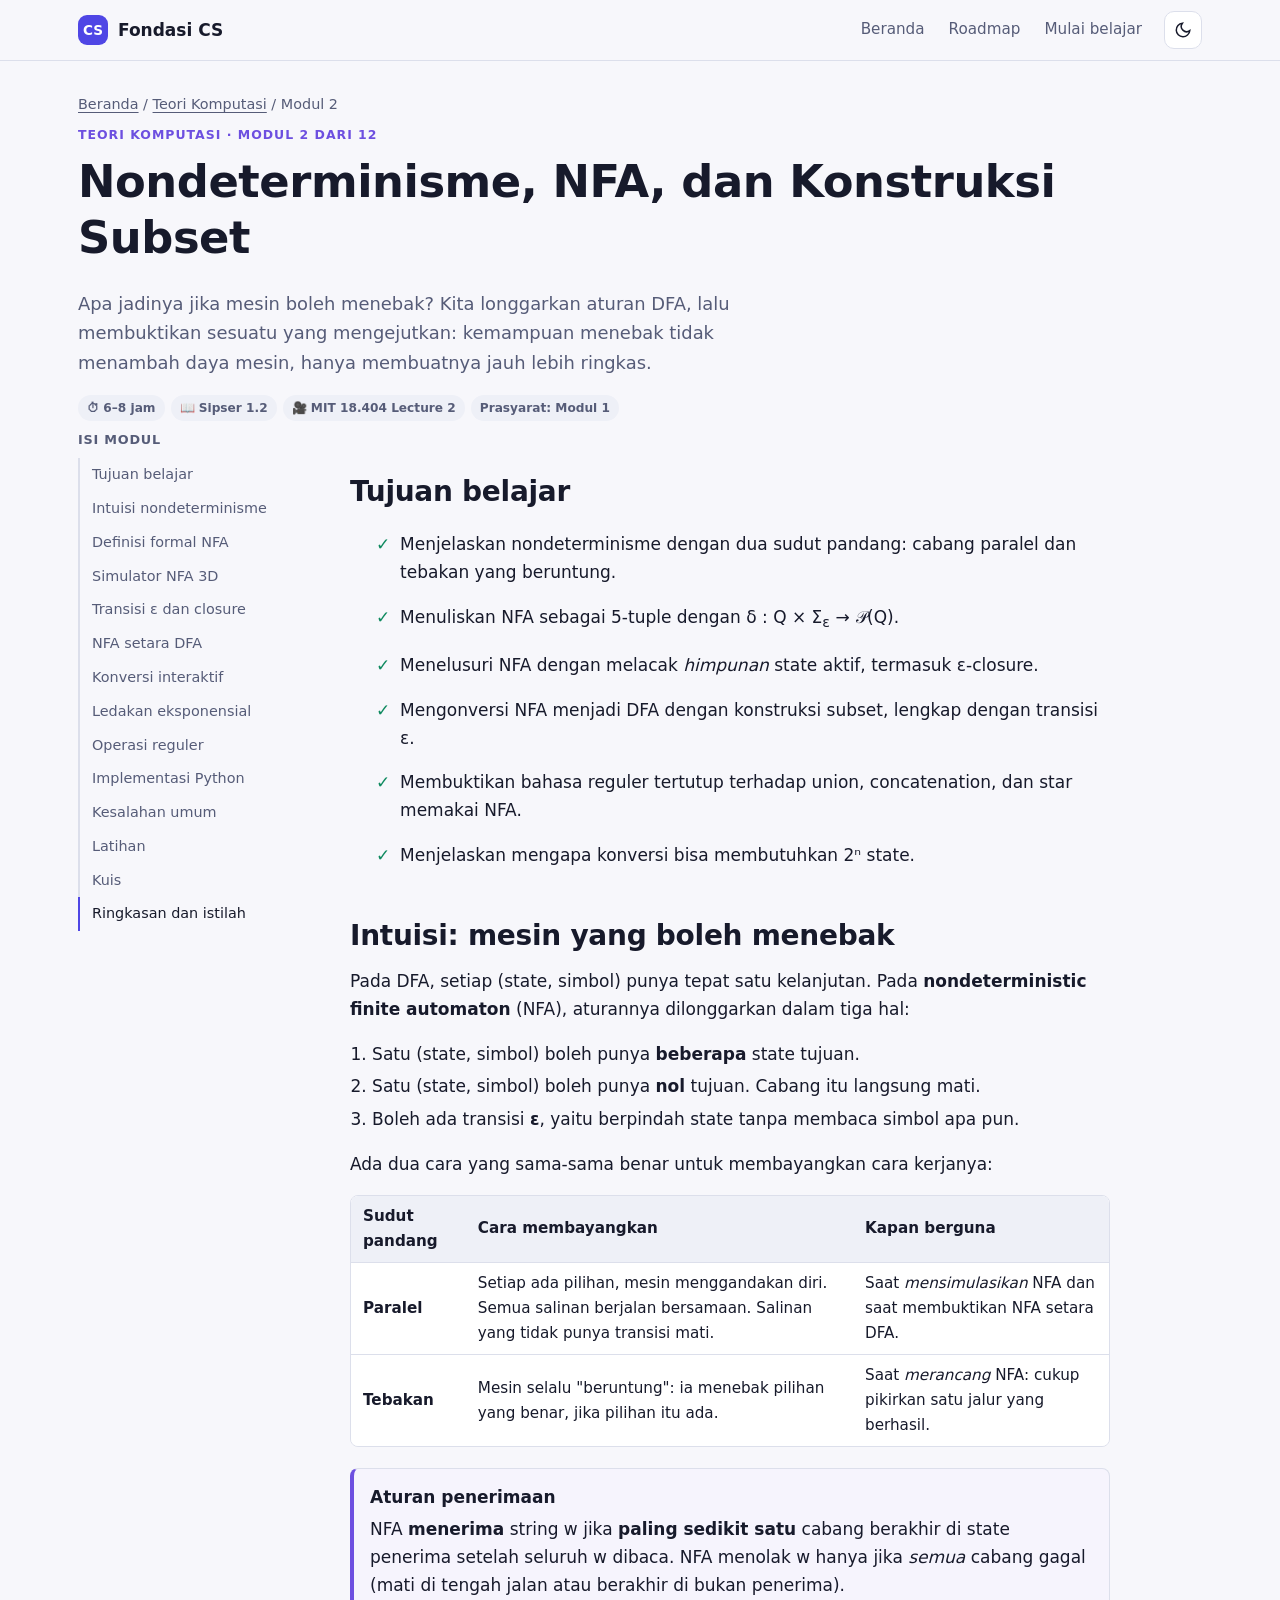
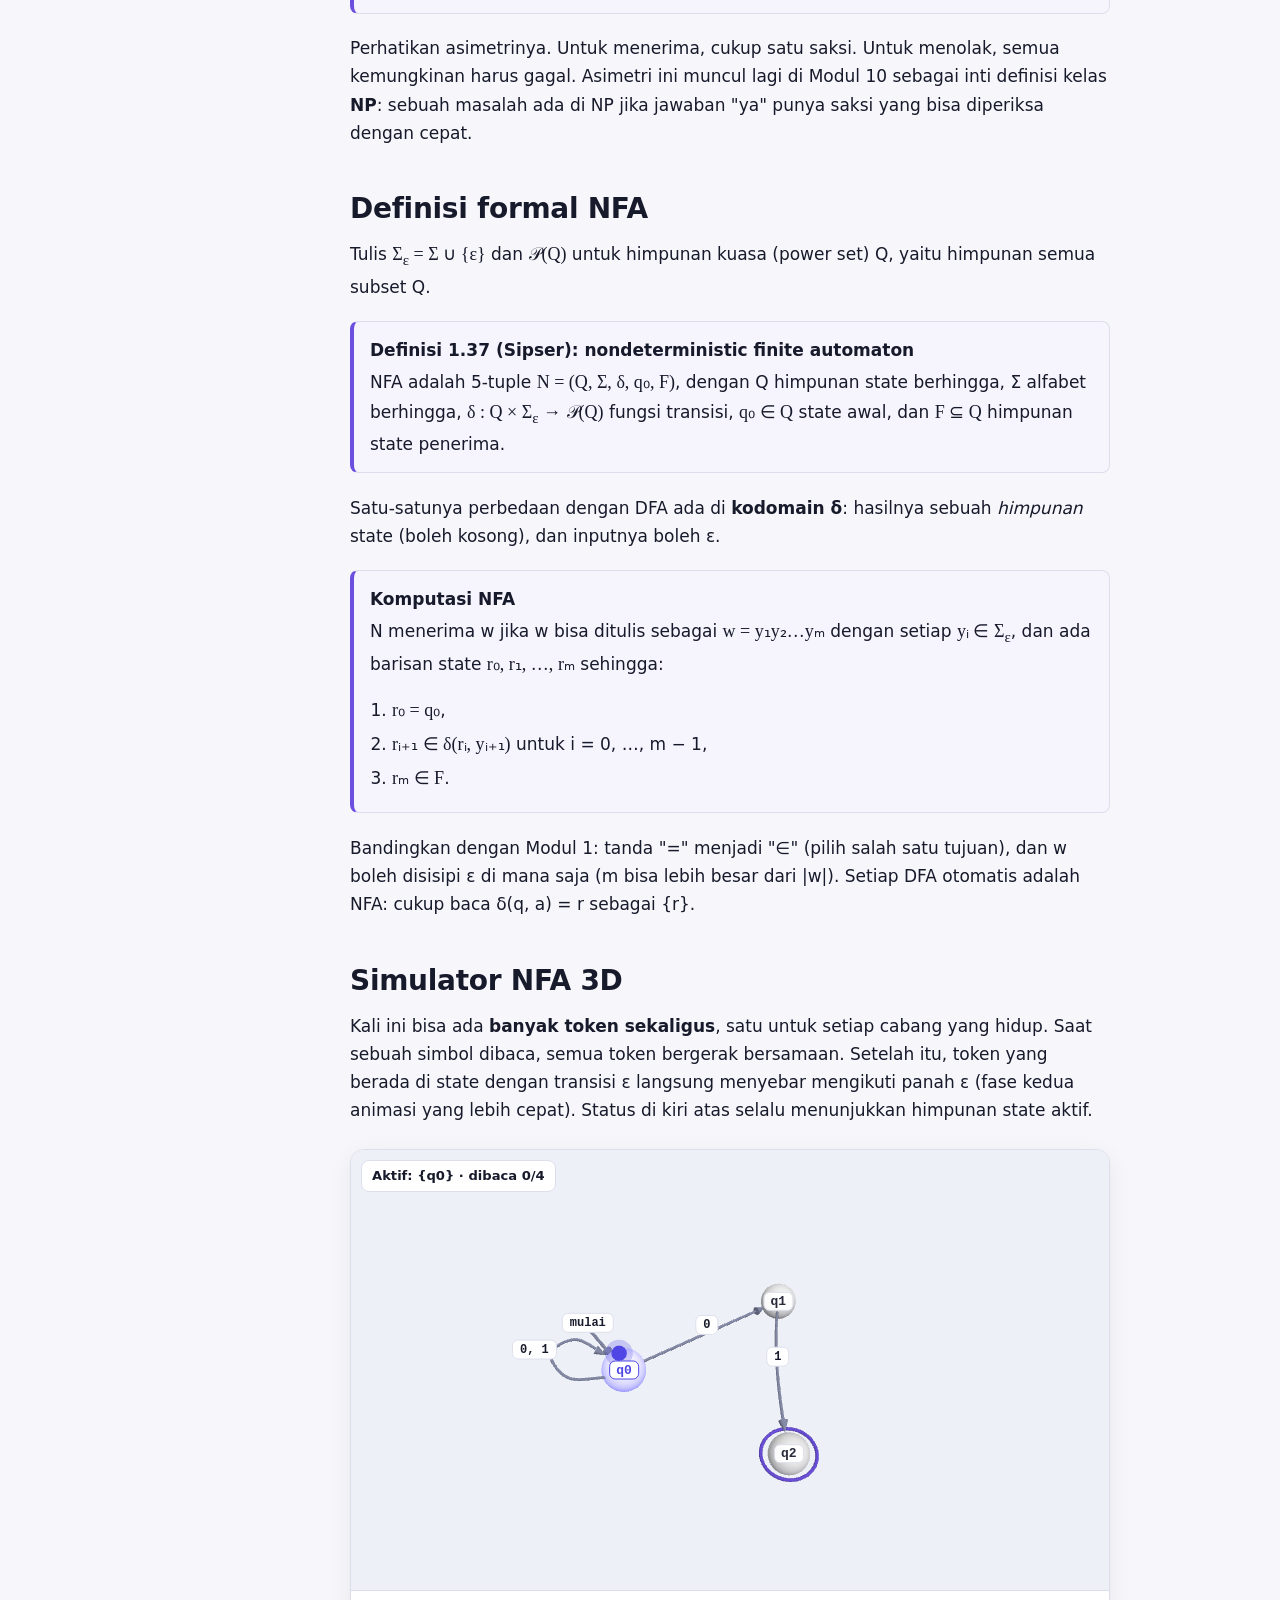
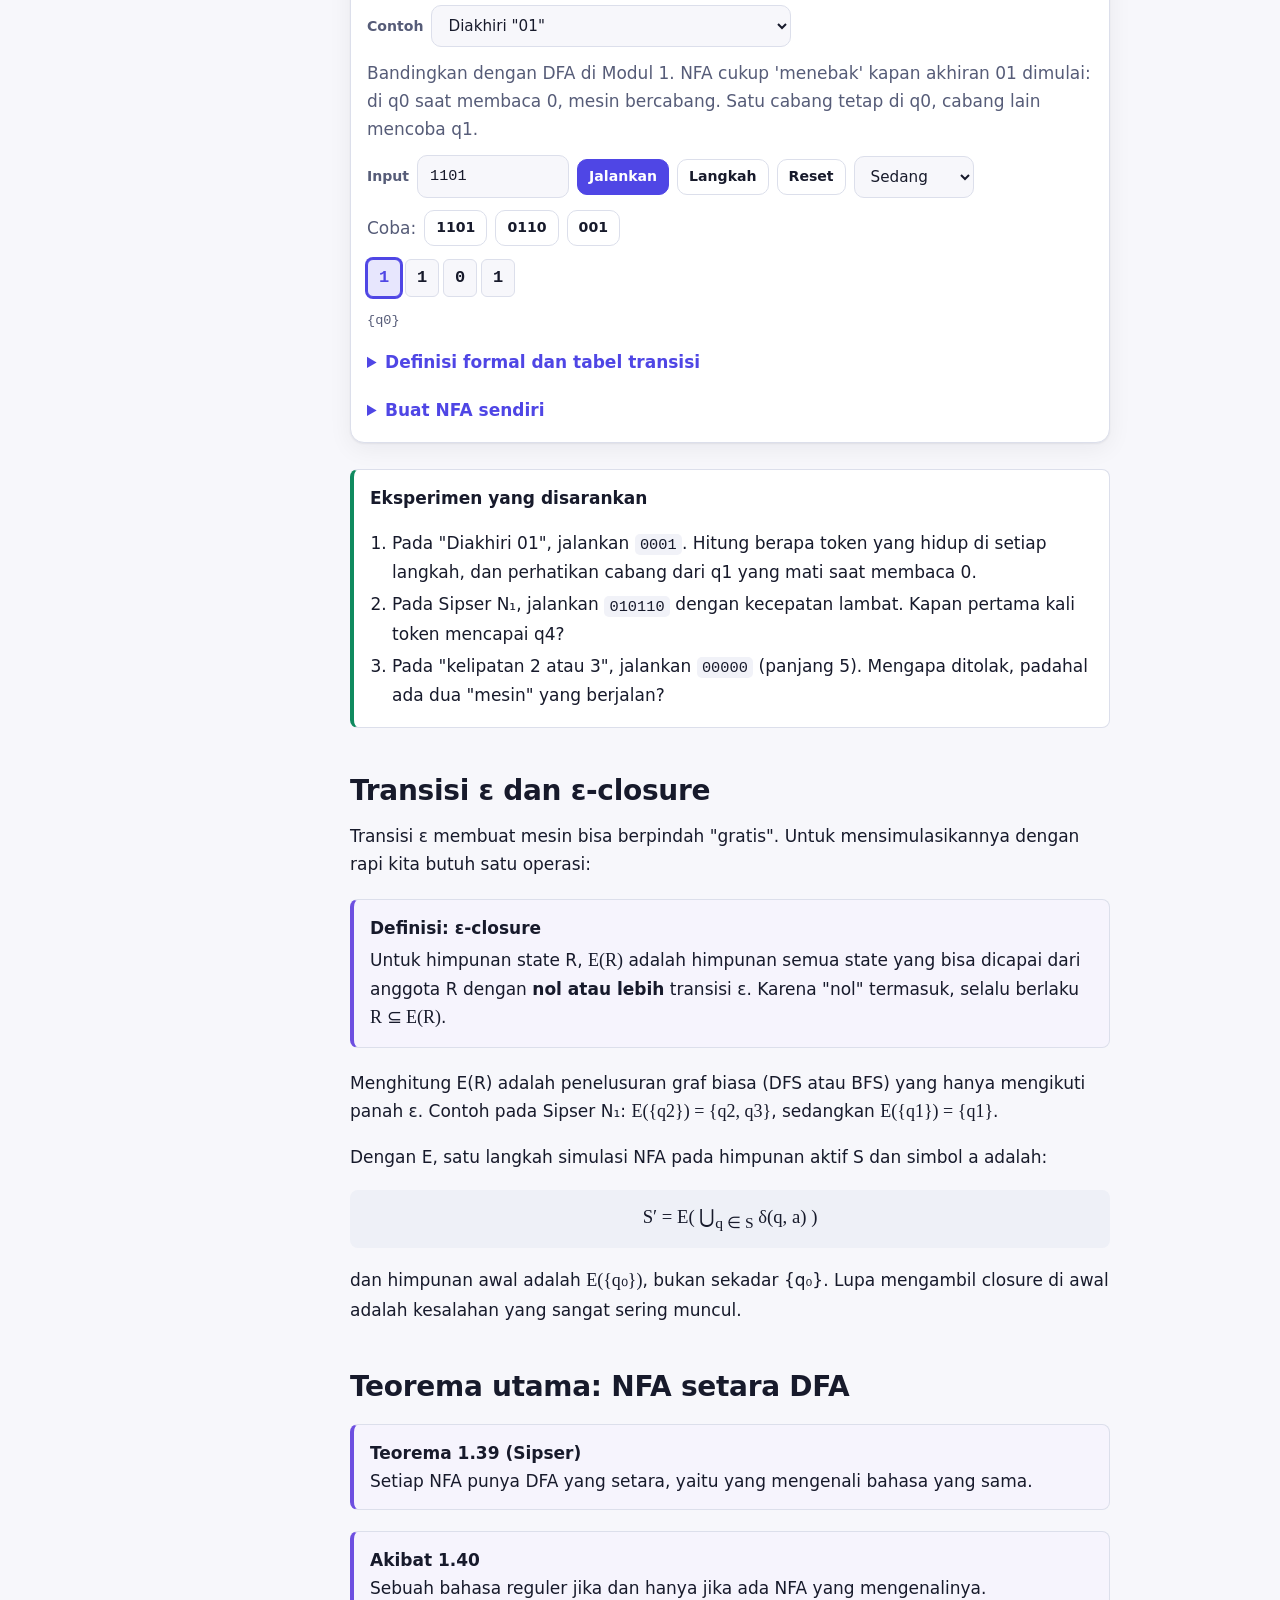
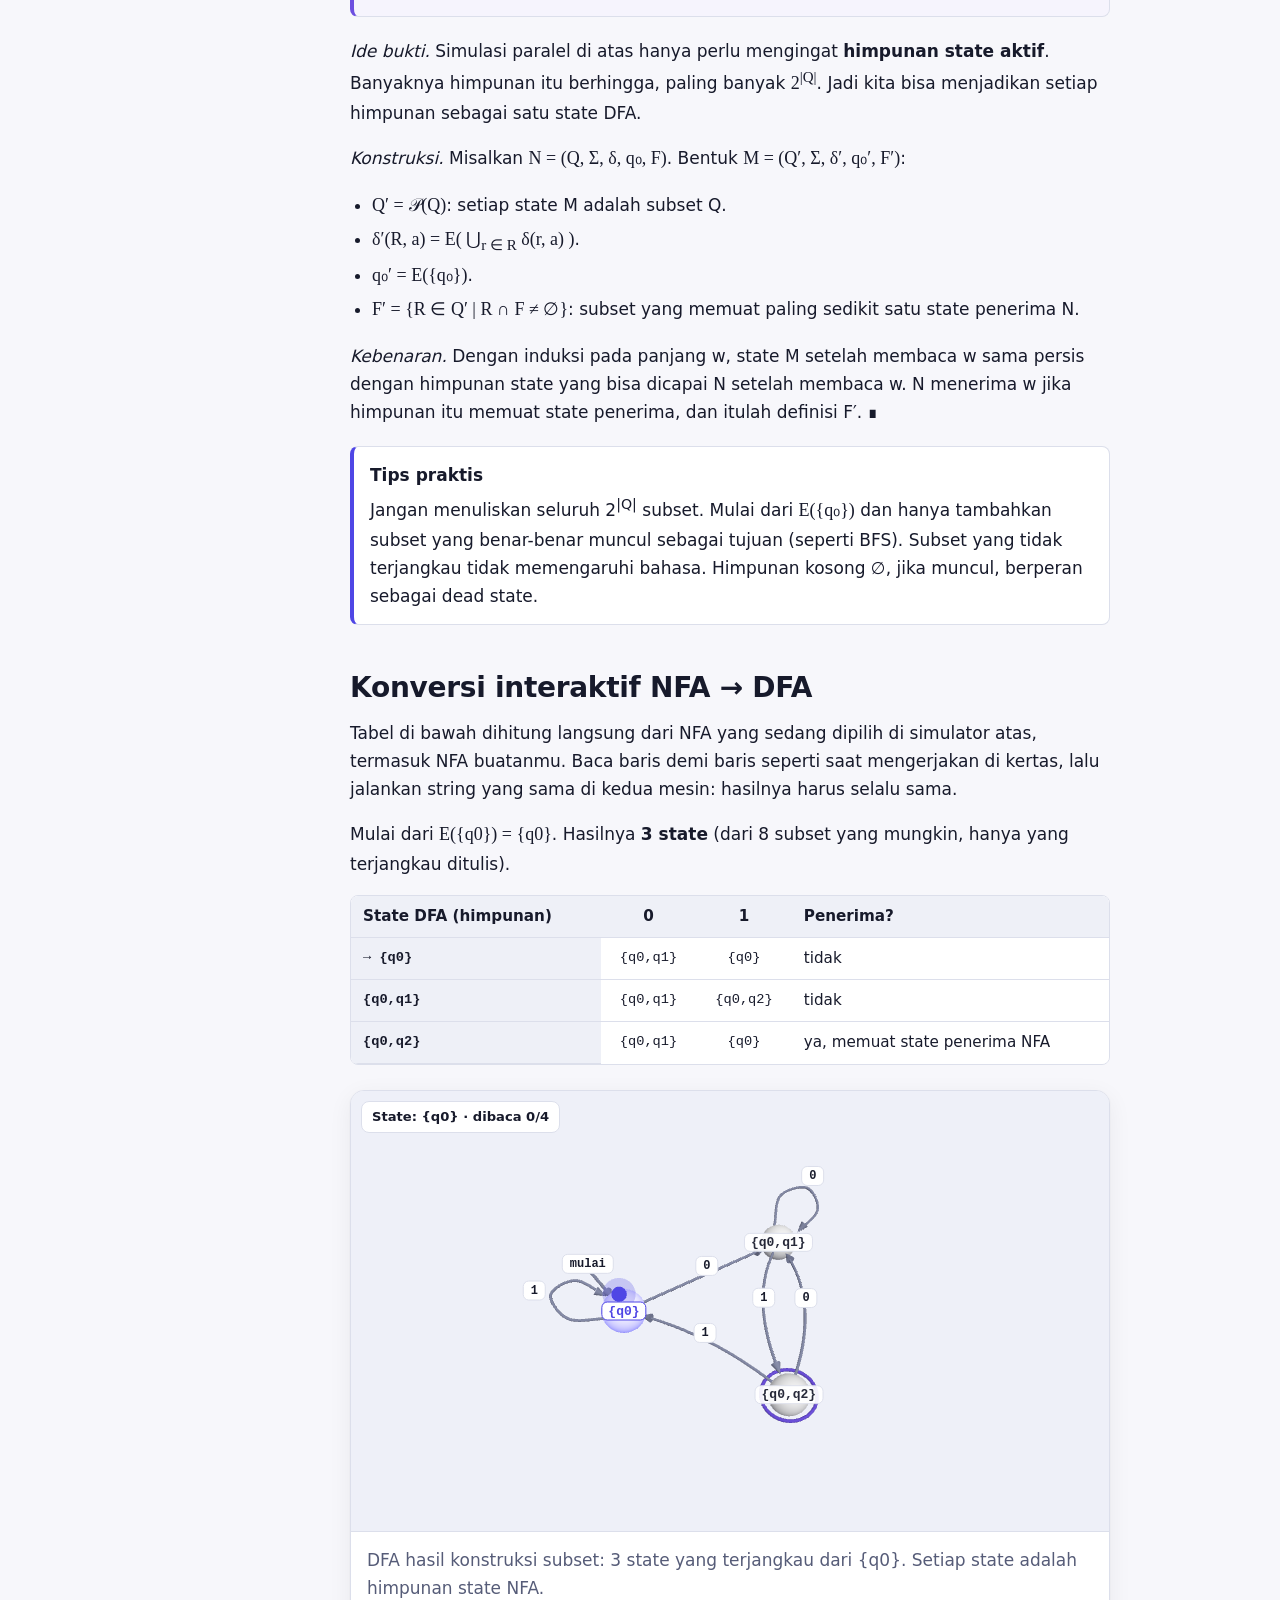
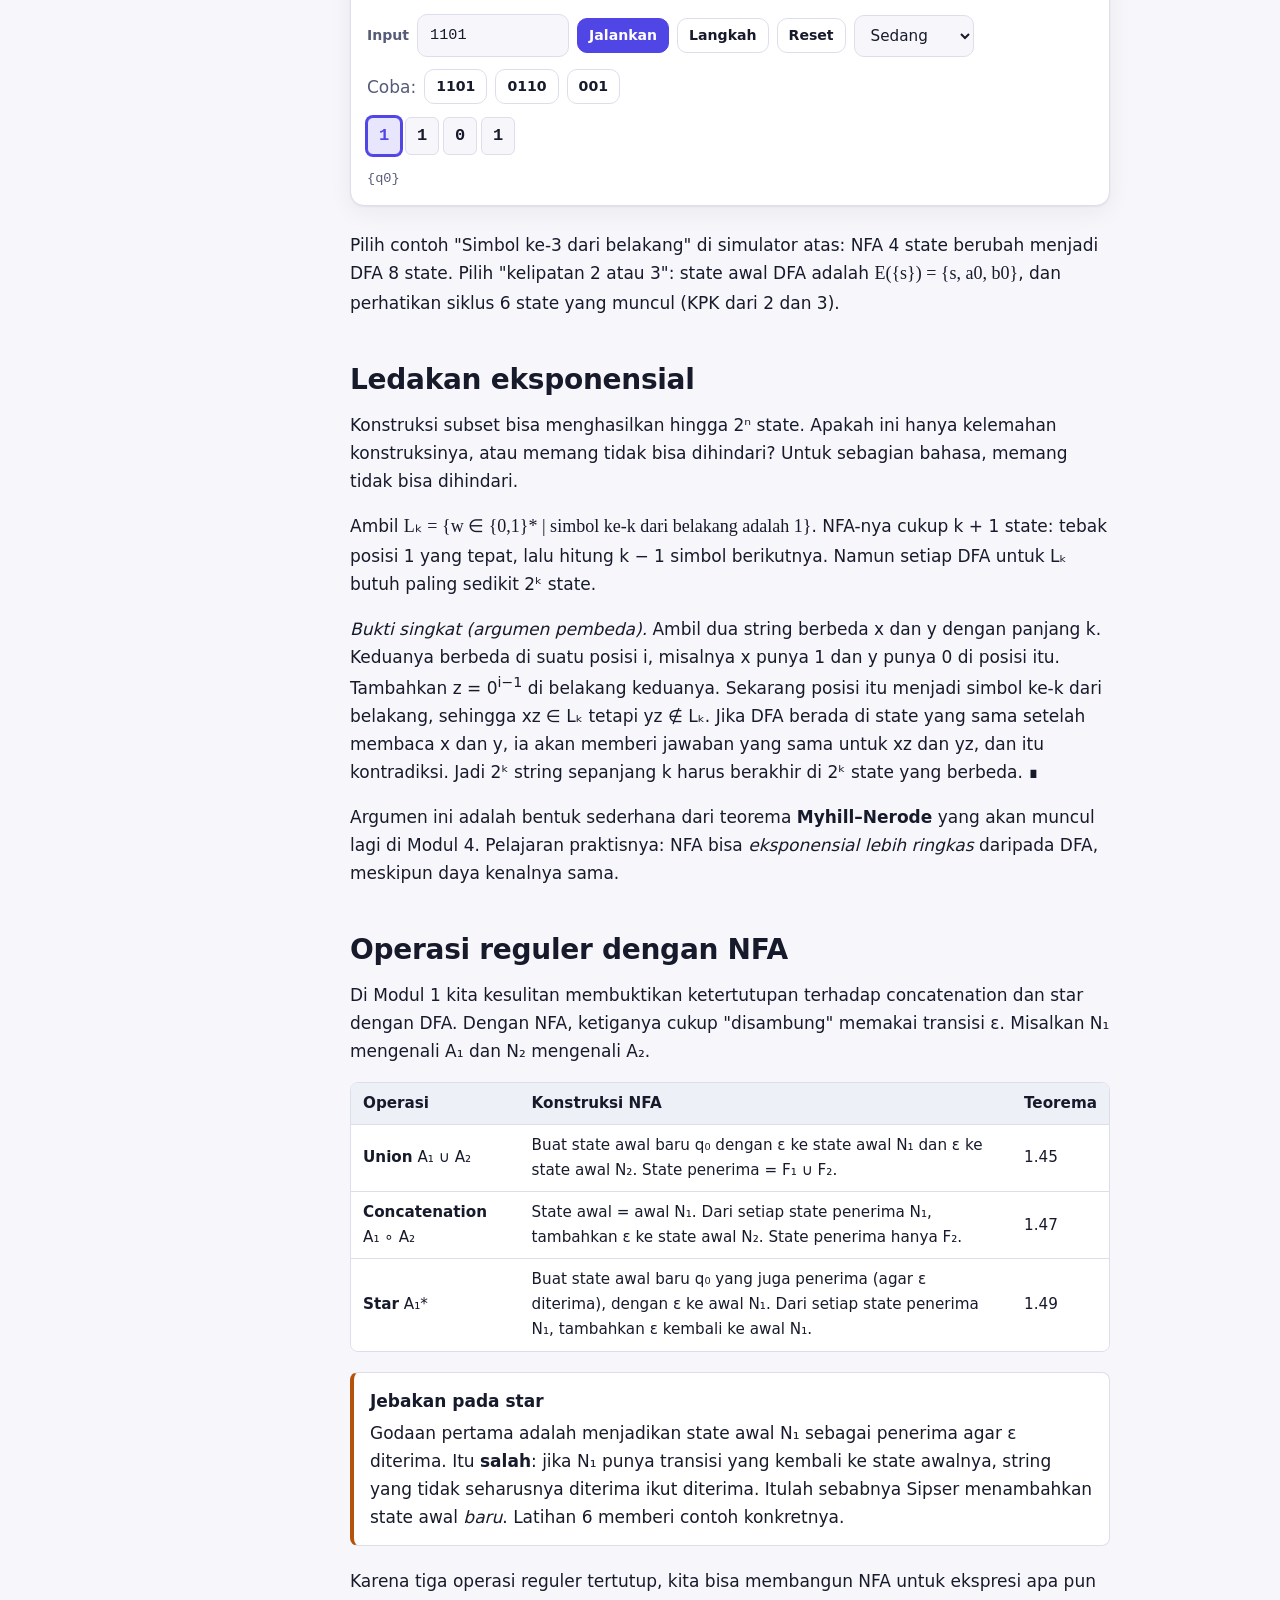
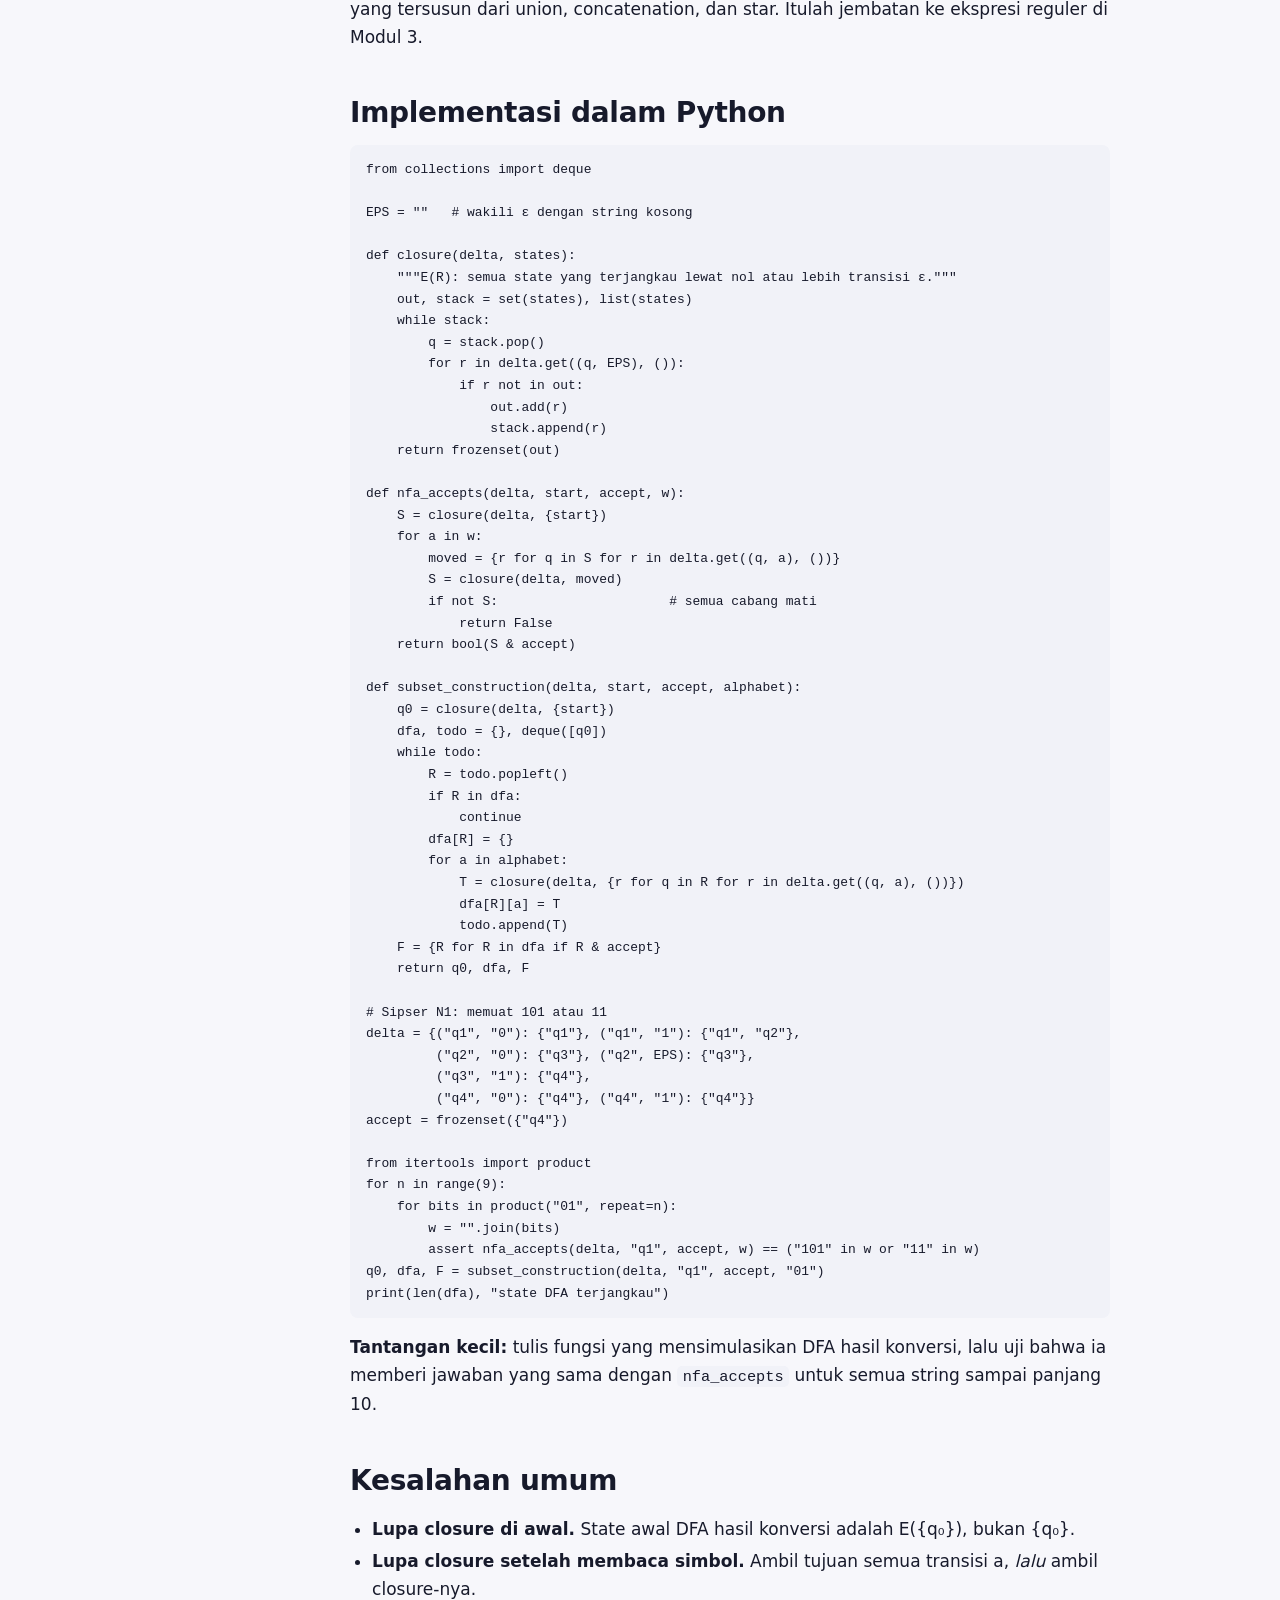
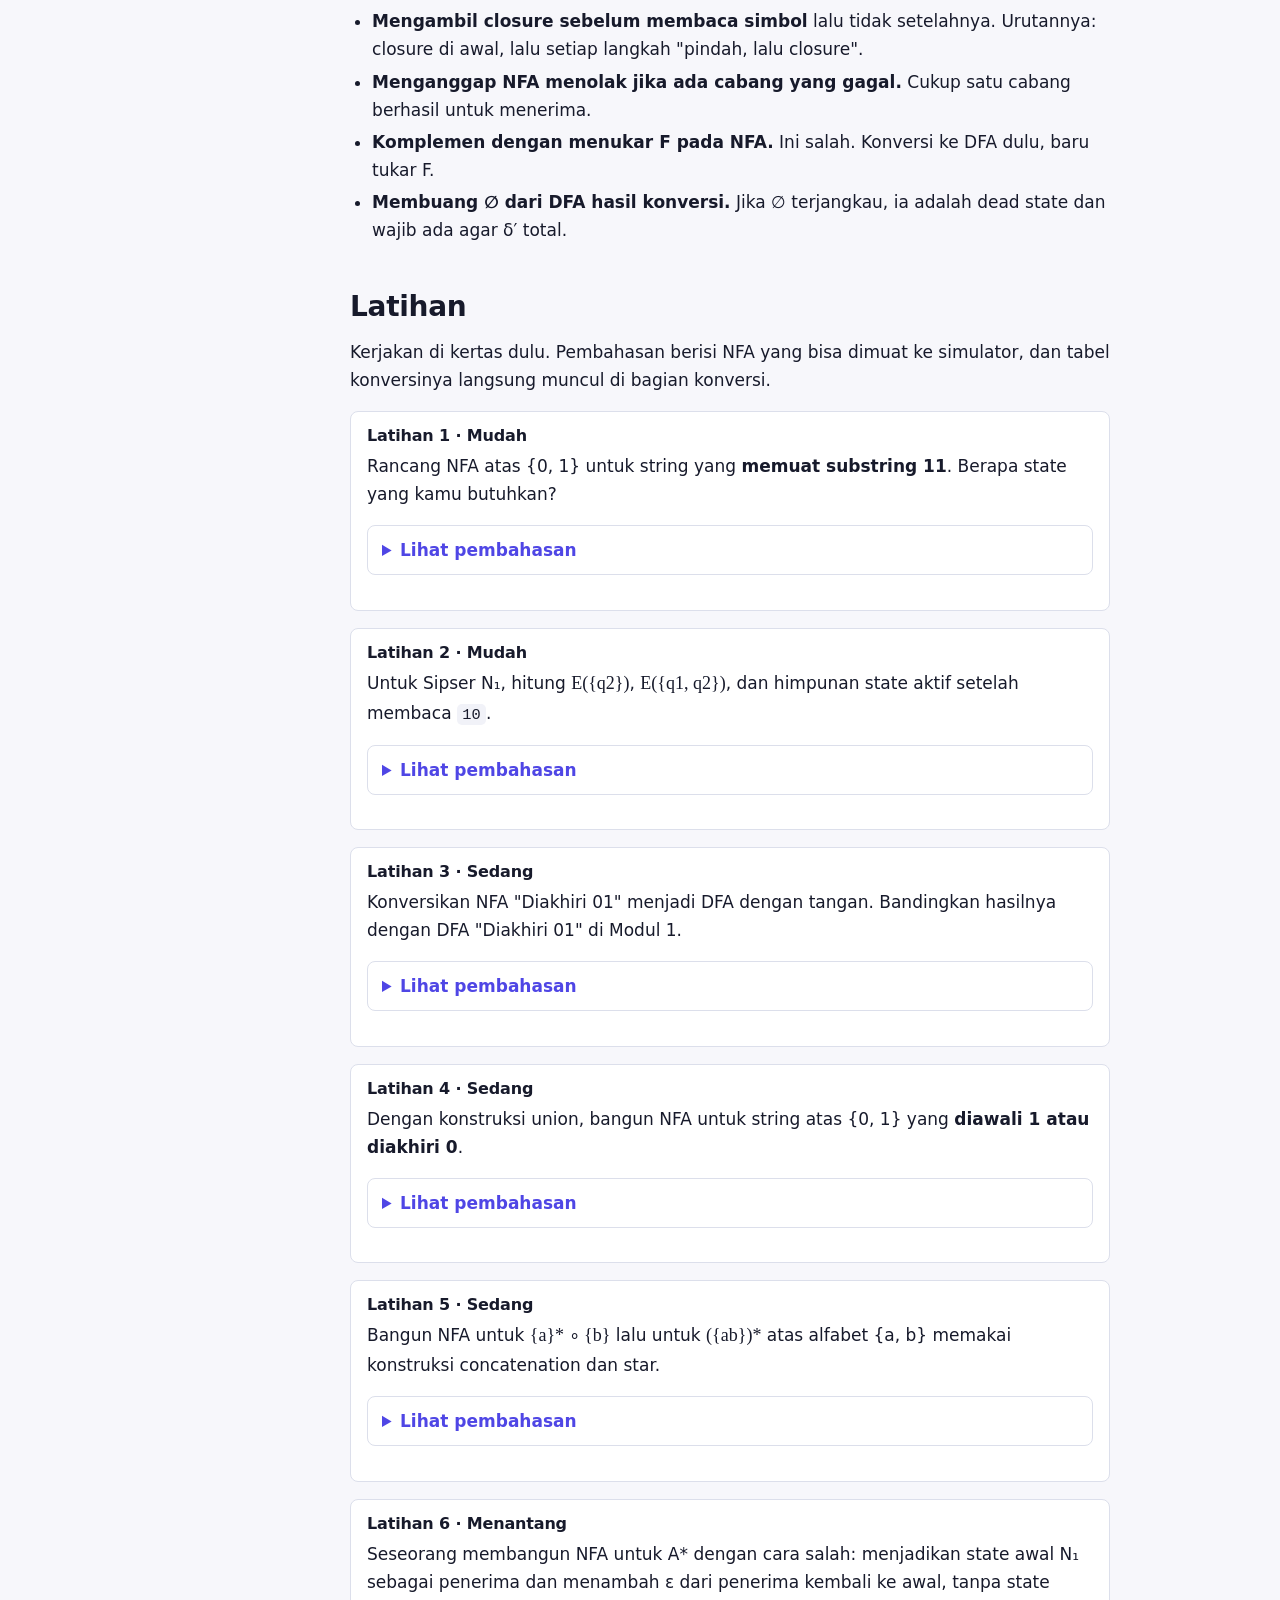
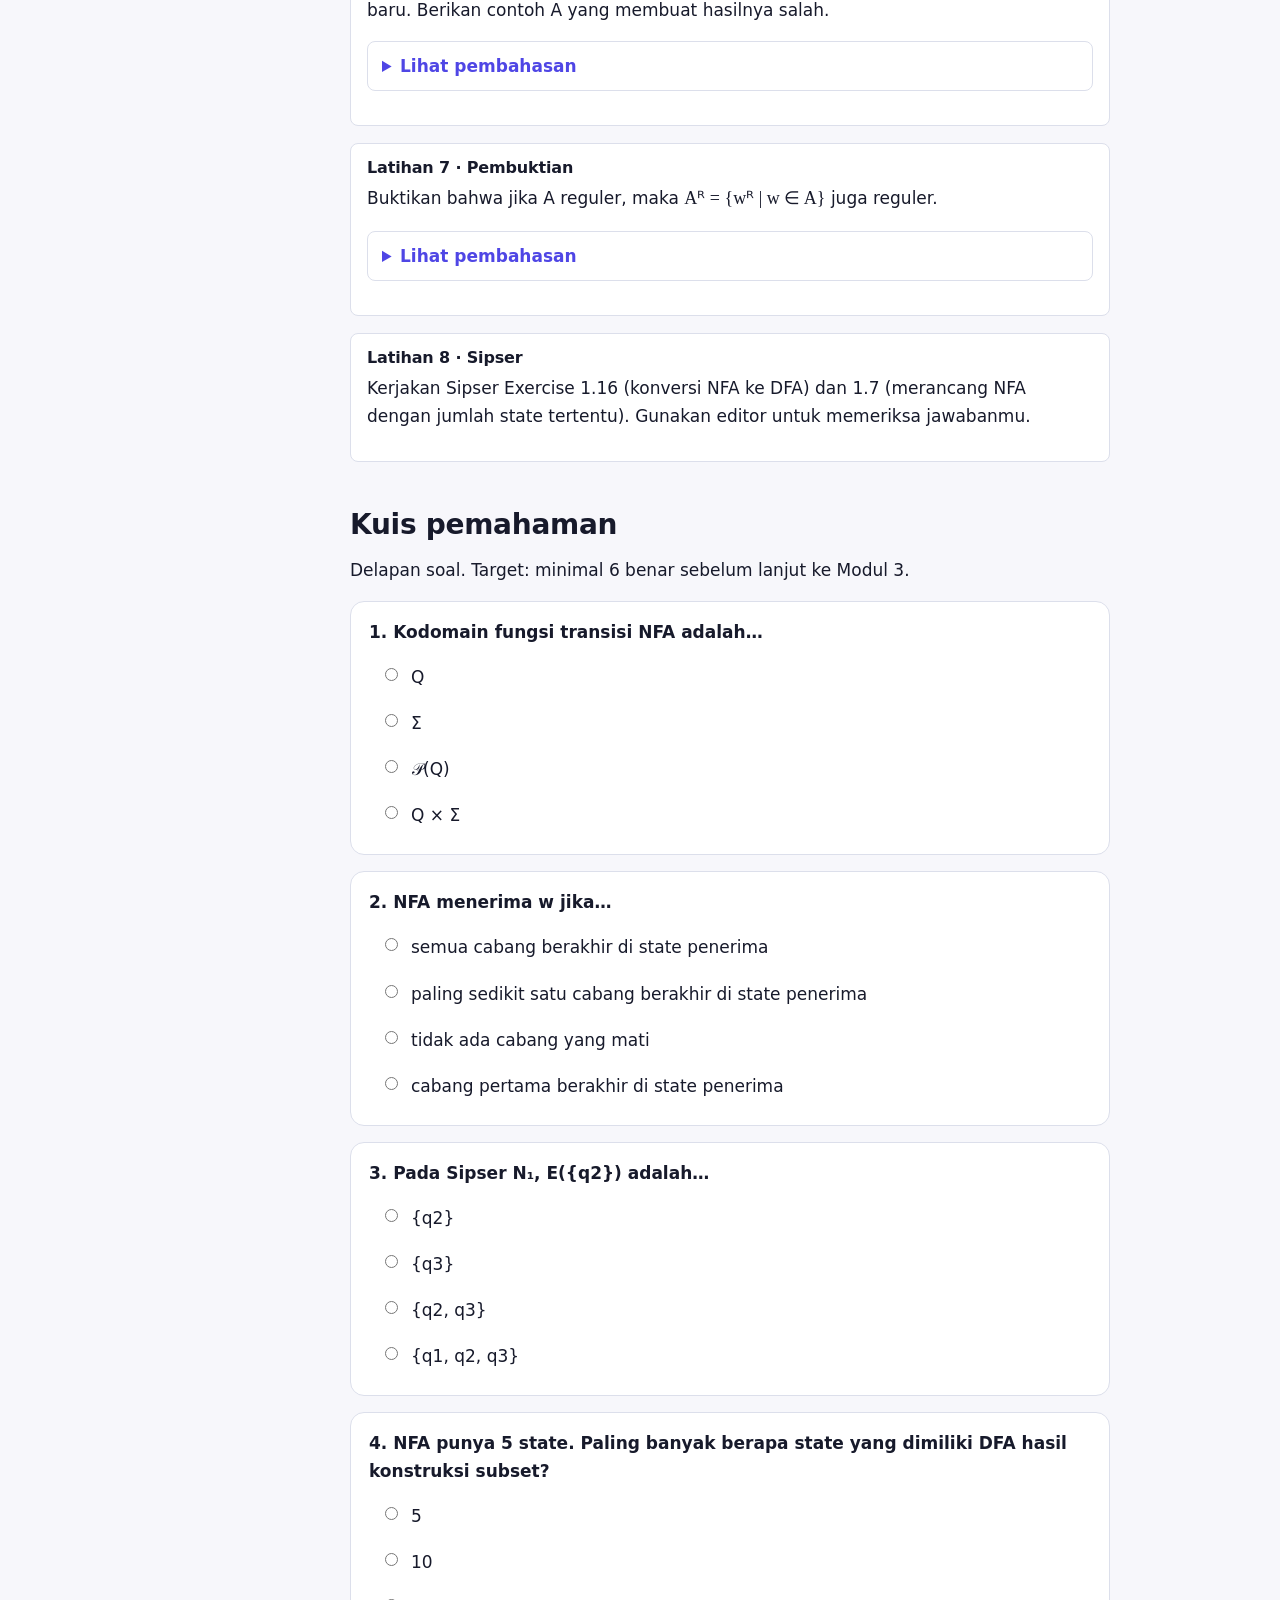
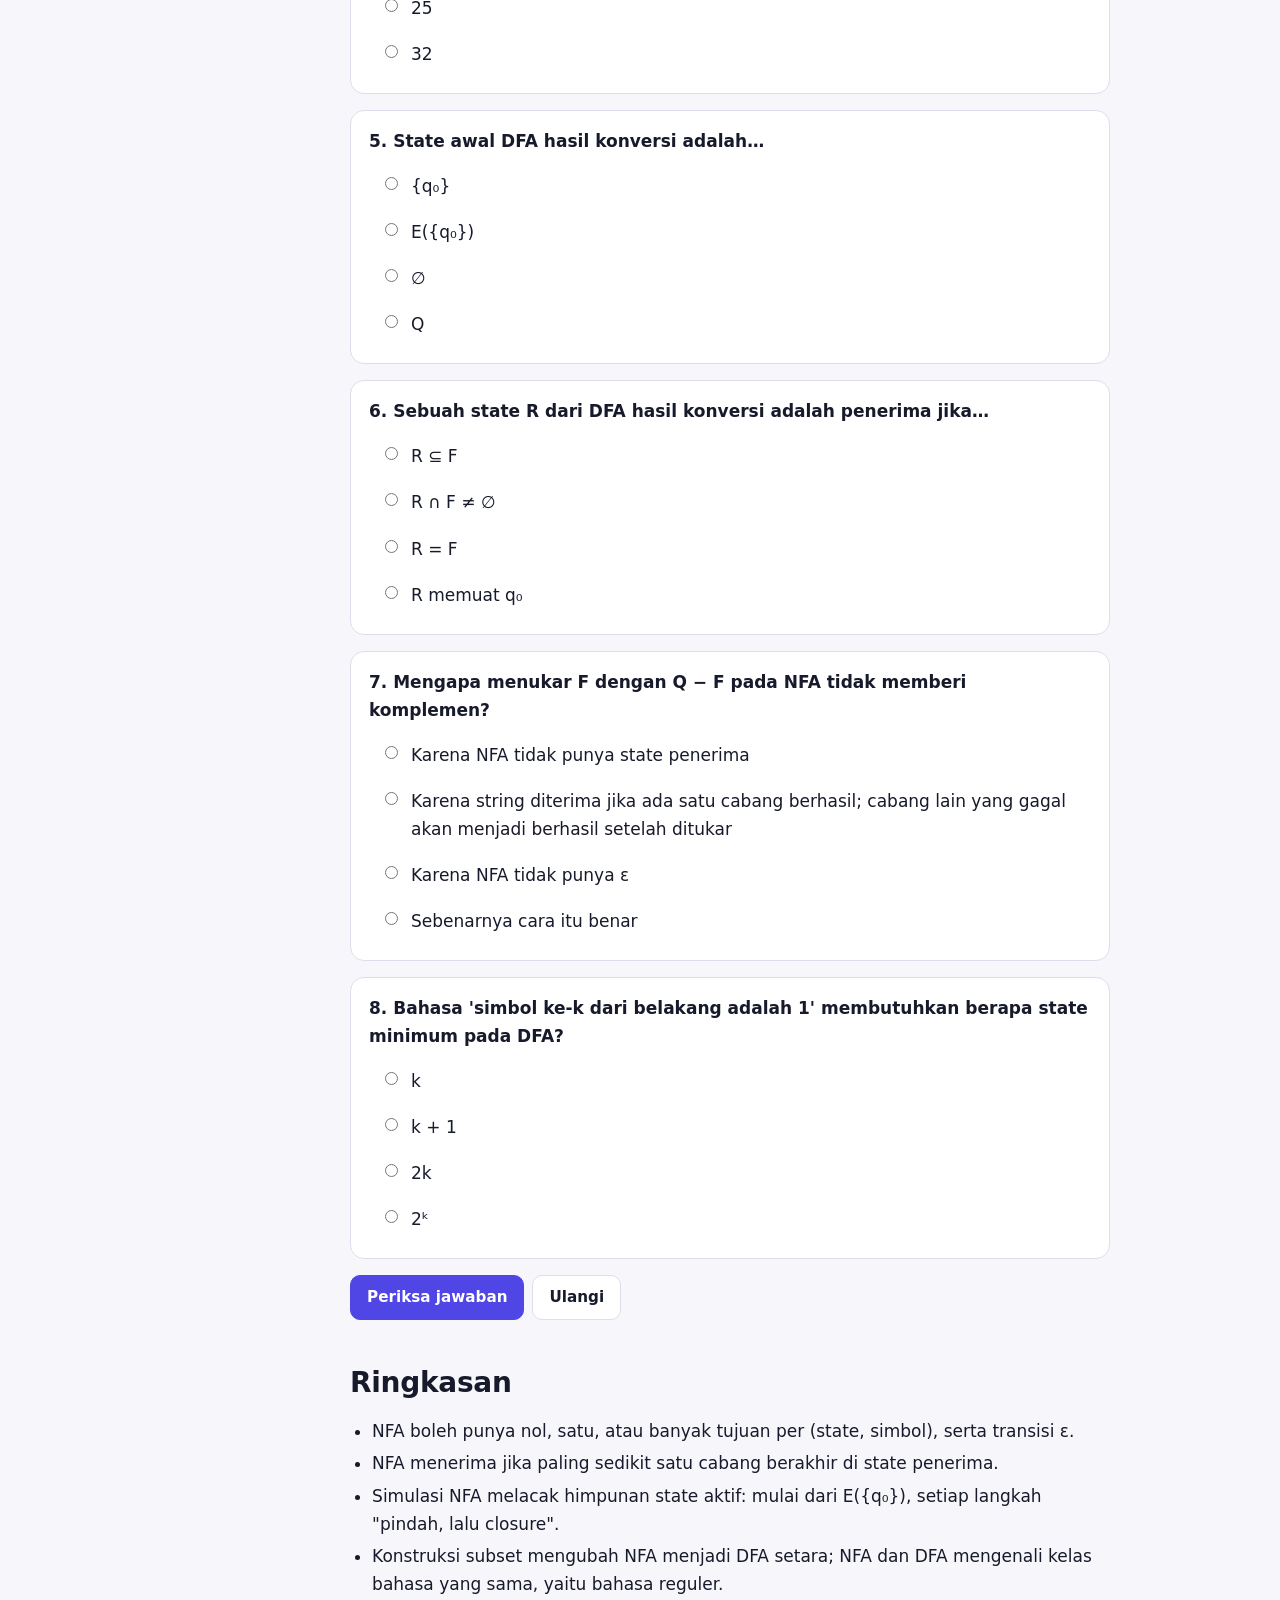
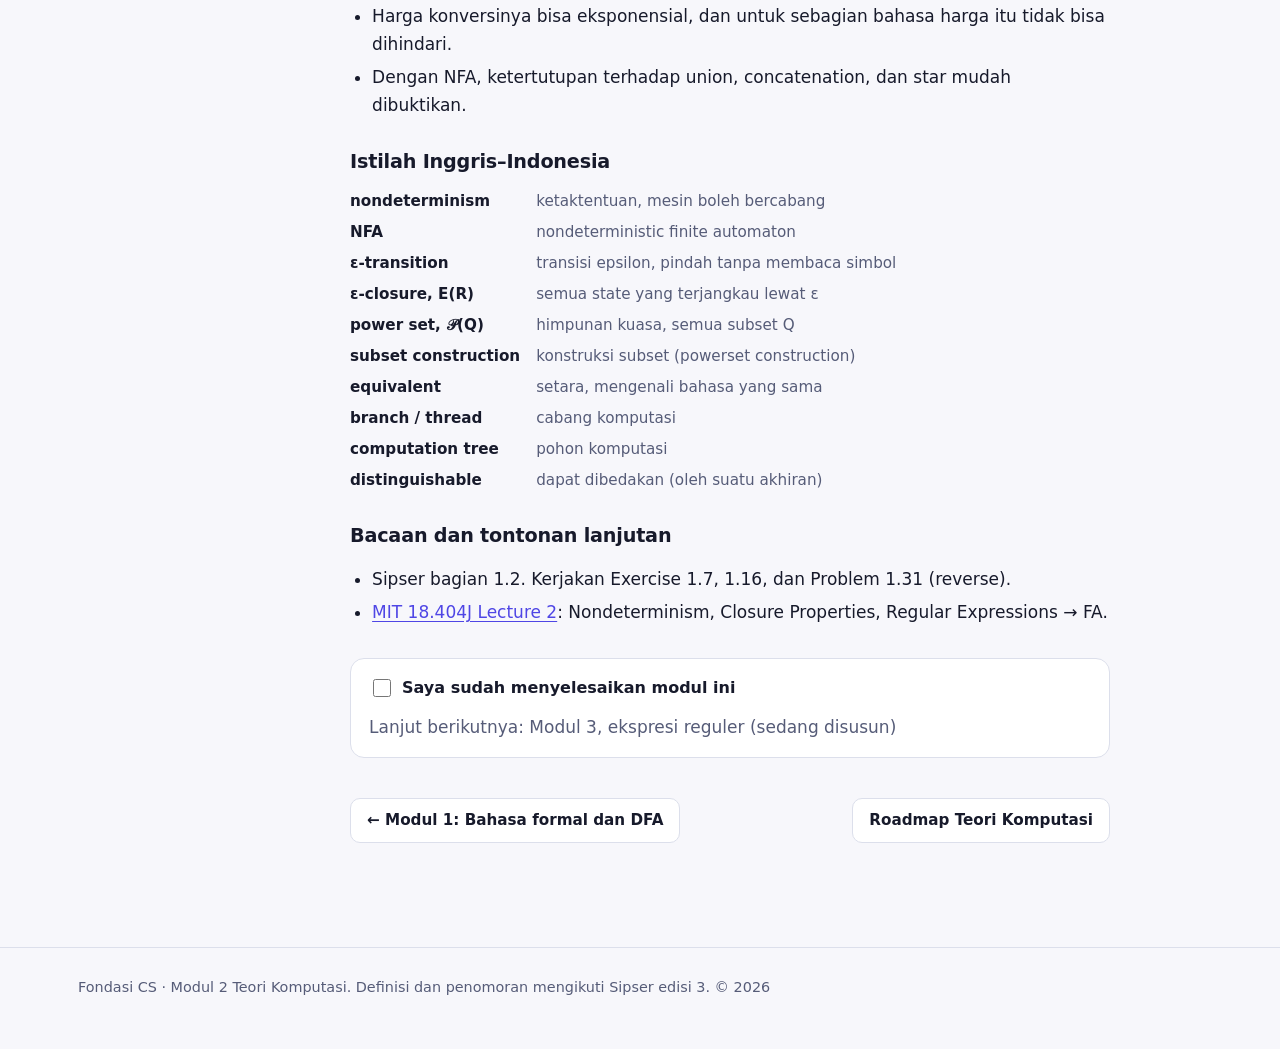
<file: teori-komputasi/02-nfa.html>
<!doctype html>
<html lang="id">
<head>
  <meta charset="utf-8">
  <meta name="viewport" content="width=device-width, initial-scale=1">
  <title>NFA dan Konstruksi Subset · Teori Komputasi · Fondasi CS</title>
  <meta name="description" content="Modul 2 Teori Komputasi: nondeterministic finite automaton, transisi ε, ε-closure, dan konversi NFA ke DFA dengan konstruksi subset, dilengkapi simulator 3D.">
  <meta name="theme-color" content="#4f46e5">
  <link rel="icon" href="../assets/favicon.svg" type="image/svg+xml">
  <script>try{var t=localStorage.getItem("fondasi-cs:theme");if(t)document.documentElement.dataset.theme=t}catch(e){}</script>
  <link rel="stylesheet" href="../assets/css/style.css">
  <script type="importmap">{"imports":{"three":"../assets/vendor/three/three.module.min.js","three/addons/":"../assets/vendor/three/addons/"}}</script>
</head>
<body>
  <a class="skip-link" href="#main">Lewati ke konten</a>
  <header class="site-header">
    <div class="wrap">
      <a class="brand" href="../"><span class="brand-mark" aria-hidden="true">CS</span> Fondasi CS</a>
      <nav class="nav" aria-label="Navigasi utama">
        <a href="../">Beranda</a>
        <a class="hide-sm" href="../roadmap.html?jalur=teori-komputasi">Roadmap</a>
        <a class="hide-sm" href="01-bahasa-dan-dfa.html">Mulai belajar</a>
      </nav>
      <button class="icon-btn" type="button" data-theme-toggle aria-label="Ganti tema"></button>
    </div>
  </header>

  <div class="wrap">
    <div class="page-head">
      <nav class="breadcrumb" aria-label="Breadcrumb"><a href="../">Beranda</a> / <a href="../roadmap.html?jalur=teori-komputasi">Teori Komputasi</a> / Modul 2</nav>
      <p class="eyebrow" style="color:var(--t-toc)">Teori Komputasi · Modul 2 dari 12</p>
      <h1>Nondeterminisme, NFA, dan Konstruksi Subset</h1>
      <p class="lead">Apa jadinya jika mesin boleh menebak? Kita longgarkan aturan DFA, lalu membuktikan sesuatu yang mengejutkan: kemampuan menebak tidak menambah daya mesin, hanya membuatnya jauh lebih ringkas.</p>
      <div class="lesson-meta">
        <span class="badge">⏱ 6–8 jam</span>
        <span class="badge">📖 Sipser 1.2</span>
        <span class="badge">🎥 MIT 18.404 Lecture 2</span>
        <span class="badge">Prasyarat: Modul 1</span>
      </div>
    </div>

    <div class="lesson">
      <nav class="toc" aria-label="Daftar isi modul">
        <div class="toc-title">Isi modul</div>
        <ol>
          <li><a href="#tujuan">Tujuan belajar</a></li>
          <li><a href="#intuisi">Intuisi nondeterminisme</a></li>
          <li><a href="#formal">Definisi formal NFA</a></li>
          <li><a href="#simulator">Simulator NFA 3D</a></li>
          <li><a href="#epsilon">Transisi ε dan closure</a></li>
          <li><a href="#ekuivalensi">NFA setara DFA</a></li>
          <li><a href="#konversi">Konversi interaktif</a></li>
          <li><a href="#ledakan">Ledakan eksponensial</a></li>
          <li><a href="#tertutup">Operasi reguler</a></li>
          <li><a href="#python">Implementasi Python</a></li>
          <li><a href="#kesalahan">Kesalahan umum</a></li>
          <li><a href="#latihan">Latihan</a></li>
          <li><a href="#kuis">Kuis</a></li>
          <li><a href="#ringkasan">Ringkasan dan istilah</a></li>
        </ol>
      </nav>

      <main id="main" class="prose">
        <section id="tujuan">
          <h2>Tujuan belajar</h2>
          <ul class="objectives">
            <li>Menjelaskan nondeterminisme dengan dua sudut pandang: cabang paralel dan tebakan yang beruntung.</li>
            <li>Menuliskan NFA sebagai 5-tuple dengan δ : Q × Σ<sub>ε</sub> → 𝒫(Q).</li>
            <li>Menelusuri NFA dengan melacak <em>himpunan</em> state aktif, termasuk ε-closure.</li>
            <li>Mengonversi NFA menjadi DFA dengan konstruksi subset, lengkap dengan transisi ε.</li>
            <li>Membuktikan bahasa reguler tertutup terhadap union, concatenation, dan star memakai NFA.</li>
            <li>Menjelaskan mengapa konversi bisa membutuhkan 2ⁿ state.</li>
          </ul>
        </section>

        <section id="intuisi">
          <h2>Intuisi: mesin yang boleh menebak</h2>
          <p>Pada DFA, setiap (state, simbol) punya tepat satu kelanjutan. Pada <strong>nondeterministic finite automaton</strong> (NFA), aturannya dilonggarkan dalam tiga hal:</p>
          <ol>
            <li>Satu (state, simbol) boleh punya <strong>beberapa</strong> state tujuan.</li>
            <li>Satu (state, simbol) boleh punya <strong>nol</strong> tujuan. Cabang itu langsung mati.</li>
            <li>Boleh ada transisi <strong>ε</strong>, yaitu berpindah state tanpa membaca simbol apa pun.</li>
          </ol>
          <p>Ada dua cara yang sama-sama benar untuk membayangkan cara kerjanya:</p>
          <div class="table-wrap">
            <table>
              <thead><tr><th>Sudut pandang</th><th>Cara membayangkan</th><th>Kapan berguna</th></tr></thead>
              <tbody>
                <tr><td><strong>Paralel</strong></td><td>Setiap ada pilihan, mesin menggandakan diri. Semua salinan berjalan bersamaan. Salinan yang tidak punya transisi mati.</td><td>Saat <em>mensimulasikan</em> NFA dan saat membuktikan NFA setara DFA.</td></tr>
                <tr><td><strong>Tebakan</strong></td><td>Mesin selalu "beruntung": ia menebak pilihan yang benar, jika pilihan itu ada.</td><td>Saat <em>merancang</em> NFA: cukup pikirkan satu jalur yang berhasil.</td></tr>
              </tbody>
            </table>
          </div>
          <div class="callout def">
            <span class="callout-title">Aturan penerimaan</span>
            NFA <strong>menerima</strong> string w jika <strong>paling sedikit satu</strong> cabang berakhir di state penerima setelah seluruh w dibaca. NFA menolak w hanya jika <em>semua</em> cabang gagal (mati di tengah jalan atau berakhir di bukan penerima).
          </div>
          <p>Perhatikan asimetrinya. Untuk menerima, cukup satu saksi. Untuk menolak, semua kemungkinan harus gagal. Asimetri ini muncul lagi di Modul 10 sebagai inti definisi kelas <strong>NP</strong>: sebuah masalah ada di NP jika jawaban "ya" punya saksi yang bisa diperiksa dengan cepat.</p>
        </section>

        <section id="formal">
          <h2>Definisi formal NFA</h2>
          <p>Tulis <span class="math">Σ<sub>ε</sub> = Σ ∪ {ε}</span> dan <span class="math">𝒫(Q)</span> untuk himpunan kuasa (power set) Q, yaitu himpunan semua subset Q.</p>
          <div class="callout def">
            <span class="callout-title">Definisi 1.37 (Sipser): nondeterministic finite automaton</span>
            <p>NFA adalah 5-tuple <span class="math">N = (Q, Σ, δ, q₀, F)</span>, dengan Q himpunan state berhingga, Σ alfabet berhingga, <span class="math">δ : Q × Σ<sub>ε</sub> → 𝒫(Q)</span> fungsi transisi, <span class="math">q₀ ∈ Q</span> state awal, dan <span class="math">F ⊆ Q</span> himpunan state penerima.</p>
          </div>
          <p>Satu-satunya perbedaan dengan DFA ada di <strong>kodomain δ</strong>: hasilnya sebuah <em>himpunan</em> state (boleh kosong), dan inputnya boleh ε.</p>
          <div class="callout def">
            <span class="callout-title">Komputasi NFA</span>
            <p>N menerima w jika w bisa ditulis sebagai <span class="math">w = y₁y₂…yₘ</span> dengan setiap <span class="math">yᵢ ∈ Σ<sub>ε</sub></span>, dan ada barisan state <span class="math">r₀, r₁, …, rₘ</span> sehingga:</p>
            <ol>
              <li><span class="math">r₀ = q₀</span>,</li>
              <li><span class="math">rᵢ₊₁ ∈ δ(rᵢ, yᵢ₊₁)</span> untuk i = 0, …, m − 1,</li>
              <li><span class="math">rₘ ∈ F</span>.</li>
            </ol>
          </div>
          <p>Bandingkan dengan Modul 1: tanda "=" menjadi "∈" (pilih salah satu tujuan), dan w boleh disisipi ε di mana saja (m bisa lebih besar dari |w|). Setiap DFA otomatis adalah NFA: cukup baca δ(q, a) = r sebagai {r}.</p>
        </section>

        <section id="simulator">
          <h2>Simulator NFA 3D</h2>
          <p>Kali ini bisa ada <strong>banyak token sekaligus</strong>, satu untuk setiap cabang yang hidup. Saat sebuah simbol dibaca, semua token bergerak bersamaan. Setelah itu, token yang berada di state dengan transisi ε langsung menyebar mengikuti panah ε (fase kedua animasi yang lebih cepat). Status di kiri atas selalu menunjukkan himpunan state aktif.</p>
          <div class="viz" data-nfa-sim>
            <div class="viz-stage">
              <div class="viz-overlay"><span class="viz-status" data-status>Memuat…</span></div>
            </div>
            <div class="viz-controls">
              <div class="viz-row">
                <label for="ex-nfa">Contoh</label>
                <select id="ex-nfa" class="field" data-example style="flex:1;max-width:360px">
                  <option value="diakhiri-01">Diakhiri "01"</option>
                  <option value="sipser-n1">Sipser N₁: memuat 101 atau 11 (dengan ε)</option>
                  <option value="kelipatan-2-atau-3">Panjang kelipatan 2 atau 3 (dengan ε)</option>
                  <option value="ketiga-dari-belakang">Simbol ke-3 dari belakang adalah 1</option>
                  <option value="" hidden>NFA buatanmu</option>
                </select>
              </div>
              <p class="muted" data-desc style="margin:0"></p>
              <div class="viz-row">
                <label for="w-nfa">Input</label>
                <input id="w-nfa" class="field mono" data-input autocomplete="off" spellcheck="false" style="width:10em">
                <button type="button" class="btn btn-primary btn-sm" data-run>Jalankan</button>
                <button type="button" class="btn btn-sm" data-step>Langkah</button>
                <button type="button" class="btn btn-sm" data-reset>Reset</button>
                <select class="field" data-speed aria-label="Kecepatan animasi"><option value="1200">Lambat</option><option value="750" selected>Sedang</option><option value="400">Cepat</option></select>
              </div>
              <div class="viz-row"><span class="muted">Coba:</span> <span class="viz-row" data-samples></span></div>
              <div class="tape" data-tape aria-label="Pita input"></div>
              <div class="trace" data-trace></div>
              <details>
                <summary>Definisi formal dan tabel transisi</summary>
                <div data-formal></div>
              </details>
              <details>
                <summary>Buat NFA sendiri</summary>
                <p class="muted" style="font-size:.9rem">Format sama dengan editor DFA, tetapi satu (state, simbol) boleh muncul di beberapa baris, boleh tidak ada, dan simbol <code>e</code> berarti ε. Contoh: <code>q0 e q1</code>.</p>
                <label for="nfa-editor" class="sr-only">Definisi NFA</label>
                <textarea id="nfa-editor" class="field" data-editor spellcheck="false"></textarea>
                <div class="viz-row" style="margin-top:8px"><button type="button" class="btn btn-primary btn-sm" data-apply>Terapkan ke visualisasi</button></div>
                <p data-editor-msg role="status" aria-live="polite"></p>
              </details>
              <p class="sr-only" aria-live="polite" data-live></p>
            </div>
          </div>
          <div class="callout tip">
            <span class="callout-title">Eksperimen yang disarankan</span>
            <ol>
              <li>Pada "Diakhiri 01", jalankan <code>0001</code>. Hitung berapa token yang hidup di setiap langkah, dan perhatikan cabang dari q1 yang mati saat membaca 0.</li>
              <li>Pada Sipser N₁, jalankan <code>010110</code> dengan kecepatan lambat. Kapan pertama kali token mencapai q4?</li>
              <li>Pada "kelipatan 2 atau 3", jalankan <code>00000</code> (panjang 5). Mengapa ditolak, padahal ada dua "mesin" yang berjalan?</li>
            </ol>
          </div>
        </section>

        <section id="epsilon">
          <h2>Transisi ε dan ε-closure</h2>
          <p>Transisi ε membuat mesin bisa berpindah "gratis". Untuk mensimulasikannya dengan rapi kita butuh satu operasi:</p>
          <div class="callout def">
            <span class="callout-title">Definisi: ε-closure</span>
            Untuk himpunan state R, <span class="math">E(R)</span> adalah himpunan semua state yang bisa dicapai dari anggota R dengan <strong>nol atau lebih</strong> transisi ε. Karena "nol" termasuk, selalu berlaku <span class="math">R ⊆ E(R)</span>.
          </div>
          <p>Menghitung E(R) adalah penelusuran graf biasa (DFS atau BFS) yang hanya mengikuti panah ε. Contoh pada Sipser N₁: <span class="math">E({q2}) = {q2, q3}</span>, sedangkan <span class="math">E({q1}) = {q1}</span>.</p>
          <p>Dengan E, satu langkah simulasi NFA pada himpunan aktif S dan simbol a adalah:</p>
          <div class="math-block">S′ = E( ⋃<sub>q ∈ S</sub> δ(q, a) )</div>
          <p>dan himpunan awal adalah <span class="math">E({q₀})</span>, bukan sekadar {q₀}. Lupa mengambil closure di awal adalah kesalahan yang sangat sering muncul.</p>
        </section>

        <section id="ekuivalensi">
          <h2>Teorema utama: NFA setara DFA</h2>
          <div class="callout def">
            <span class="callout-title">Teorema 1.39 (Sipser)</span>
            Setiap NFA punya DFA yang setara, yaitu yang mengenali bahasa yang sama.
          </div>
          <div class="callout def">
            <span class="callout-title">Akibat 1.40</span>
            Sebuah bahasa reguler jika dan hanya jika ada NFA yang mengenalinya.
          </div>
          <p><em>Ide bukti.</em> Simulasi paralel di atas hanya perlu mengingat <strong>himpunan state aktif</strong>. Banyaknya himpunan itu berhingga, paling banyak <span class="math">2<sup>|Q|</sup></span>. Jadi kita bisa menjadikan setiap himpunan sebagai satu state DFA.</p>
          <p><em>Konstruksi.</em> Misalkan <span class="math">N = (Q, Σ, δ, q₀, F)</span>. Bentuk <span class="math">M = (Q′, Σ, δ′, q₀′, F′)</span>:</p>
          <ul>
            <li><span class="math">Q′ = 𝒫(Q)</span>: setiap state M adalah subset Q.</li>
            <li><span class="math">δ′(R, a) = E( ⋃<sub>r ∈ R</sub> δ(r, a) )</span>.</li>
            <li><span class="math">q₀′ = E({q₀})</span>.</li>
            <li><span class="math">F′ = {R ∈ Q′ | R ∩ F ≠ ∅}</span>: subset yang memuat paling sedikit satu state penerima N.</li>
          </ul>
          <p><em>Kebenaran.</em> Dengan induksi pada panjang w, state M setelah membaca w sama persis dengan himpunan state yang bisa dicapai N setelah membaca w. N menerima w jika himpunan itu memuat state penerima, dan itulah definisi F′. ∎</p>
          <div class="callout">
            <span class="callout-title">Tips praktis</span>
            Jangan menuliskan seluruh 2<sup>|Q|</sup> subset. Mulai dari <span class="math">E({q₀})</span> dan hanya tambahkan subset yang benar-benar muncul sebagai tujuan (seperti BFS). Subset yang tidak terjangkau tidak memengaruhi bahasa. Himpunan kosong ∅, jika muncul, berperan sebagai dead state.
          </div>
        </section>

        <section id="konversi">
          <h2>Konversi interaktif NFA → DFA</h2>
          <p>Tabel di bawah dihitung langsung dari NFA yang sedang dipilih di simulator atas, termasuk NFA buatanmu. Baca baris demi baris seperti saat mengerjakan di kertas, lalu jalankan string yang sama di kedua mesin: hasilnya harus selalu sama.</p>
          <div id="subset-out"></div>
          <div class="viz" id="subset-dfa" data-dfa-sim data-manual>
            <div class="viz-stage">
              <div class="viz-overlay"><span class="viz-status" data-status>Memuat…</span></div>
            </div>
            <div class="viz-controls">
              <p class="muted" data-desc style="margin:0"></p>
              <div class="viz-row">
                <label for="w-dfa2">Input</label>
                <input id="w-dfa2" class="field mono" data-input autocomplete="off" spellcheck="false" style="width:10em">
                <button type="button" class="btn btn-primary btn-sm" data-run>Jalankan</button>
                <button type="button" class="btn btn-sm" data-step>Langkah</button>
                <button type="button" class="btn btn-sm" data-reset>Reset</button>
                <select class="field" data-speed aria-label="Kecepatan animasi"><option value="1100">Lambat</option><option value="700" selected>Sedang</option><option value="350">Cepat</option></select>
              </div>
              <div class="viz-row"><span class="muted">Coba:</span> <span class="viz-row" data-samples></span></div>
              <div class="tape" data-tape aria-label="Pita input DFA hasil konversi"></div>
              <div class="trace" data-trace></div>
              <p class="sr-only" aria-live="polite" data-live></p>
            </div>
          </div>
          <p>Pilih contoh "Simbol ke-3 dari belakang" di simulator atas: NFA 4 state berubah menjadi DFA 8 state. Pilih "kelipatan 2 atau 3": state awal DFA adalah <span class="math">E({s}) = {s, a0, b0}</span>, dan perhatikan siklus 6 state yang muncul (KPK dari 2 dan 3).</p>
        </section>

        <section id="ledakan">
          <h2>Ledakan eksponensial</h2>
          <p>Konstruksi subset bisa menghasilkan hingga 2ⁿ state. Apakah ini hanya kelemahan konstruksinya, atau memang tidak bisa dihindari? Untuk sebagian bahasa, memang tidak bisa dihindari.</p>
          <p>Ambil <span class="math">Lₖ = {w ∈ {0,1}* | simbol ke-k dari belakang adalah 1}</span>. NFA-nya cukup k + 1 state: tebak posisi 1 yang tepat, lalu hitung k − 1 simbol berikutnya. Namun setiap DFA untuk Lₖ butuh paling sedikit 2ᵏ state.</p>
          <p><em>Bukti singkat (argumen pembeda).</em> Ambil dua string berbeda x dan y dengan panjang k. Keduanya berbeda di suatu posisi i, misalnya x punya 1 dan y punya 0 di posisi itu. Tambahkan z = 0<sup>i−1</sup> di belakang keduanya. Sekarang posisi itu menjadi simbol ke-k dari belakang, sehingga xz ∈ Lₖ tetapi yz ∉ Lₖ. Jika DFA berada di state yang sama setelah membaca x dan y, ia akan memberi jawaban yang sama untuk xz dan yz, dan itu kontradiksi. Jadi 2ᵏ string sepanjang k harus berakhir di 2ᵏ state yang berbeda. ∎</p>
          <p>Argumen ini adalah bentuk sederhana dari teorema <strong>Myhill–Nerode</strong> yang akan muncul lagi di Modul 4. Pelajaran praktisnya: NFA bisa <em>eksponensial lebih ringkas</em> daripada DFA, meskipun daya kenalnya sama.</p>
        </section>

        <section id="tertutup">
          <h2>Operasi reguler dengan NFA</h2>
          <p>Di Modul 1 kita kesulitan membuktikan ketertutupan terhadap concatenation dan star dengan DFA. Dengan NFA, ketiganya cukup "disambung" memakai transisi ε. Misalkan N₁ mengenali A₁ dan N₂ mengenali A₂.</p>
          <div class="table-wrap">
            <table>
              <thead><tr><th>Operasi</th><th>Konstruksi NFA</th><th>Teorema</th></tr></thead>
              <tbody>
                <tr><td><strong>Union</strong> A₁ ∪ A₂</td><td>Buat state awal baru q₀ dengan ε ke state awal N₁ dan ε ke state awal N₂. State penerima = F₁ ∪ F₂.</td><td>1.45</td></tr>
                <tr><td><strong>Concatenation</strong> A₁ ∘ A₂</td><td>State awal = awal N₁. Dari setiap state penerima N₁, tambahkan ε ke state awal N₂. State penerima hanya F₂.</td><td>1.47</td></tr>
                <tr><td><strong>Star</strong> A₁*</td><td>Buat state awal baru q₀ yang juga penerima (agar ε diterima), dengan ε ke awal N₁. Dari setiap state penerima N₁, tambahkan ε kembali ke awal N₁.</td><td>1.49</td></tr>
              </tbody>
            </table>
          </div>
          <div class="callout warn">
            <span class="callout-title">Jebakan pada star</span>
            Godaan pertama adalah menjadikan state awal N₁ sebagai penerima agar ε diterima. Itu <strong>salah</strong>: jika N₁ punya transisi yang kembali ke state awalnya, string yang tidak seharusnya diterima ikut diterima. Itulah sebabnya Sipser menambahkan state awal <em>baru</em>. Latihan 6 memberi contoh konkretnya.
          </div>
          <p>Karena tiga operasi reguler tertutup, kita bisa membangun NFA untuk ekspresi apa pun yang tersusun dari union, concatenation, dan star. Itulah jembatan ke ekspresi reguler di Modul 3.</p>
        </section>

        <section id="python">
          <h2>Implementasi dalam Python</h2>
<pre><code>from collections import deque

EPS = ""   # wakili ε dengan string kosong

def closure(delta, states):
    """E(R): semua state yang terjangkau lewat nol atau lebih transisi ε."""
    out, stack = set(states), list(states)
    while stack:
        q = stack.pop()
        for r in delta.get((q, EPS), ()):
            if r not in out:
                out.add(r)
                stack.append(r)
    return frozenset(out)

def nfa_accepts(delta, start, accept, w):
    S = closure(delta, {start})
    for a in w:
        moved = {r for q in S for r in delta.get((q, a), ())}
        S = closure(delta, moved)
        if not S:                      # semua cabang mati
            return False
    return bool(S &amp; accept)

def subset_construction(delta, start, accept, alphabet):
    q0 = closure(delta, {start})
    dfa, todo = {}, deque([q0])
    while todo:
        R = todo.popleft()
        if R in dfa:
            continue
        dfa[R] = {}
        for a in alphabet:
            T = closure(delta, {r for q in R for r in delta.get((q, a), ())})
            dfa[R][a] = T
            todo.append(T)
    F = {R for R in dfa if R &amp; accept}
    return q0, dfa, F

# Sipser N1: memuat 101 atau 11
delta = {("q1", "0"): {"q1"}, ("q1", "1"): {"q1", "q2"},
         ("q2", "0"): {"q3"}, ("q2", EPS): {"q3"},
         ("q3", "1"): {"q4"},
         ("q4", "0"): {"q4"}, ("q4", "1"): {"q4"}}
accept = frozenset({"q4"})

from itertools import product
for n in range(9):
    for bits in product("01", repeat=n):
        w = "".join(bits)
        assert nfa_accepts(delta, "q1", accept, w) == ("101" in w or "11" in w)
q0, dfa, F = subset_construction(delta, "q1", accept, "01")
print(len(dfa), "state DFA terjangkau")</code></pre>
          <p><strong>Tantangan kecil:</strong> tulis fungsi yang mensimulasikan DFA hasil konversi, lalu uji bahwa ia memberi jawaban yang sama dengan <code>nfa_accepts</code> untuk semua string sampai panjang 10.</p>
        </section>

        <section id="kesalahan">
          <h2>Kesalahan umum</h2>
          <ul>
            <li><strong>Lupa closure di awal.</strong> State awal DFA hasil konversi adalah E({q₀}), bukan {q₀}.</li>
            <li><strong>Lupa closure setelah membaca simbol.</strong> Ambil tujuan semua transisi a, <em>lalu</em> ambil closure-nya.</li>
            <li><strong>Mengambil closure sebelum membaca simbol</strong> lalu tidak setelahnya. Urutannya: closure di awal, lalu setiap langkah "pindah, lalu closure".</li>
            <li><strong>Menganggap NFA menolak jika ada cabang yang gagal.</strong> Cukup satu cabang berhasil untuk menerima.</li>
            <li><strong>Komplemen dengan menukar F pada NFA.</strong> Ini salah. Konversi ke DFA dulu, baru tukar F.</li>
            <li><strong>Membuang ∅ dari DFA hasil konversi.</strong> Jika ∅ terjangkau, ia adalah dead state dan wajib ada agar δ′ total.</li>
          </ul>
        </section>

        <section id="latihan">
          <h2>Latihan</h2>
          <p>Kerjakan di kertas dulu. Pembahasan berisi NFA yang bisa dimuat ke simulator, dan tabel konversinya langsung muncul di bagian konversi.</p>

          <div class="exercise">
            <h4>Latihan 1 · Mudah</h4>
            <p>Rancang NFA atas {0, 1} untuk string yang <strong>memuat substring 11</strong>. Berapa state yang kamu butuhkan?</p>
            <details class="solution"><summary>Lihat pembahasan</summary><div>
              <p>Tiga state. Di q0 baca apa saja sambil menunggu, lalu tebak bahwa 1 berikutnya adalah awal "11". Setelah 11 ditemukan, q2 menerima dan membaca apa saja.</p>
<pre>alfabet: 0 1
mulai: q0
terima: q2
q0 0 q0
q0 1 q0
q0 1 q1
q1 1 q2
q2 0 q2
q2 1 q2</pre>
              <button type="button" class="btn btn-sm" data-load-nfa>Muat ke simulator</button>
            </div></details>
          </div>

          <div class="exercise">
            <h4>Latihan 2 · Mudah</h4>
            <p>Untuk Sipser N₁, hitung <span class="math">E({q2})</span>, <span class="math">E({q1, q2})</span>, dan himpunan state aktif setelah membaca <code>10</code>.</p>
            <details class="solution"><summary>Lihat pembahasan</summary><div>
              <p><span class="math">E({q2}) = {q2, q3}</span>. <span class="math">E({q1, q2}) = {q1, q2, q3}</span>. Mulai dari E({q1}) = {q1}. Baca 1: tujuan {q1, q2}, closure {q1, q2, q3}. Baca 0: dari q1 ke q1, dari q2 ke q3, dari q3 tidak ada, jadi {q1, q3}, closure tetap {q1, q3}.</p>
            </div></details>
          </div>

          <div class="exercise">
            <h4>Latihan 3 · Sedang</h4>
            <p>Konversikan NFA "Diakhiri 01" menjadi DFA dengan tangan. Bandingkan hasilnya dengan DFA "Diakhiri 01" di Modul 1.</p>
            <details class="solution"><summary>Lihat pembahasan</summary><div>
              <p>Mulai {q0}. Baca 0: {q0, q1}. Baca 1: {q0}. Dari {q0, q1}: baca 0 ke {q0, q1}, baca 1 ke {q0, q2}. Dari {q0, q2}: baca 0 ke {q0, q1}, baca 1 ke {q0}. Hanya 3 state terjangkau dari 8 subset, penerima {q0, q2}. Ini persis DFA Modul 1 dengan nama berbeda: {q0} ↔ q0, {q0, q1} ↔ q1, {q0, q2} ↔ q2. Pilih contohnya di simulator untuk memeriksa.</p>
            </div></details>
          </div>

          <div class="exercise">
            <h4>Latihan 4 · Sedang</h4>
            <p>Dengan konstruksi union, bangun NFA untuk string atas {0, 1} yang <strong>diawali 1 atau diakhiri 0</strong>.</p>
            <details class="solution"><summary>Lihat pembahasan</summary><div>
              <p>NFA "diawali 1": a0 —1→ a1, a1 membaca apa saja. NFA "diakhiri 0": b0 membaca apa saja, b0 —0→ b1. Sambungkan dengan state awal baru s dan dua transisi ε.</p>
<pre>alfabet: 0 1
mulai: s
terima: a1 b1
s e a0
s e b0
a0 1 a1
a1 0 a1
a1 1 a1
b0 0 b0
b0 1 b0
b0 0 b1</pre>
              <button type="button" class="btn btn-sm" data-load-nfa>Muat ke simulator</button>
            </div></details>
          </div>

          <div class="exercise">
            <h4>Latihan 5 · Sedang</h4>
            <p>Bangun NFA untuk <span class="math">{a}* ∘ {b}</span> lalu untuk <span class="math">({ab})*</span> atas alfabet {a, b} memakai konstruksi concatenation dan star.</p>
            <details class="solution"><summary>Lihat pembahasan</summary><div>
              <p>Untuk <span class="math">({ab})*</span>: NFA untuk {ab} adalah p0 —a→ p1 —b→ p2 dengan p2 penerima. Konstruksi star menambahkan state awal baru s (penerima) dengan ε ke p0, dan ε dari p2 kembali ke p0.</p>
<pre>alfabet: a b
mulai: s
terima: s p2
s e p0
p0 a p1
p1 b p2
p2 e p0</pre>
              <button type="button" class="btn btn-sm" data-load-nfa>Muat (ab)* ke simulator</button>
              <p>Uji ε, <code>ab</code>, <code>abab</code> (diterima) dan <code>aba</code>, <code>ba</code> (ditolak).</p>
            </div></details>
          </div>

          <div class="exercise">
            <h4>Latihan 6 · Menantang</h4>
            <p>Seseorang membangun NFA untuk A* dengan cara salah: menjadikan state awal N₁ sebagai penerima dan menambah ε dari penerima kembali ke awal, tanpa state baru. Berikan contoh A yang membuat hasilnya salah.</p>
            <details class="solution"><summary>Lihat pembahasan</summary><div>
              <p>Ambil A = bahasa a…ab, yaitu nol atau lebih a lalu satu b, dengan N₁: q0 —a→ q0, q0 —b→ q1, q1 penerima. Versi salah membuat q0 penerima. Akibatnya <code>a</code> diterima (q0 —a→ q0, dan q0 kini penerima), padahal <code>a ∉ A*</code> karena setiap anggota A* yang tidak kosong harus diakhiri b.</p>
<pre>alfabet: a b
mulai: q0
terima: q0 q1
q0 a q0
q0 b q1
q1 e q0</pre>
              <button type="button" class="btn btn-sm" data-load-nfa>Muat versi salah</button>
              <p>Jalankan <code>a</code> dan lihat mesin menerima. Perbaiki dengan state awal baru seperti di Latihan 5.</p>
            </div></details>
          </div>

          <div class="exercise">
            <h4>Latihan 7 · Pembuktian</h4>
            <p>Buktikan bahwa jika A reguler, maka <span class="math">Aᴿ = {wᴿ | w ∈ A}</span> juga reguler.</p>
            <details class="solution"><summary>Lihat pembahasan</summary><div>
              <p>Ambil DFA M untuk A. Bangun NFA N: balik arah setiap transisi, jadikan state awal M satu-satunya state penerima N, dan tambahkan state awal baru s dengan transisi ε ke setiap state penerima M. Jalur penerima di N untuk wᴿ adalah tepat jalur penerima M untuk w yang dibalik. Hasilnya bisa nondeterministik (beberapa transisi masuk ke state yang sama di M menjadi beberapa transisi keluar di N), tetapi itu tidak masalah karena NFA mengenali tepat bahasa reguler. ∎</p>
            </div></details>
          </div>

          <div class="exercise">
            <h4>Latihan 8 · Sipser</h4>
            <p>Kerjakan Sipser Exercise 1.16 (konversi NFA ke DFA) dan 1.7 (merancang NFA dengan jumlah state tertentu). Gunakan editor untuk memeriksa jawabanmu.</p>
          </div>
        </section>

        <section id="kuis">
          <h2>Kuis pemahaman</h2>
          <p>Delapan soal. Target: minimal 6 benar sebelum lanjut ke Modul 3.</p>
          <div data-quiz id="kuis-tk2">
            <script type="application/json">
[
  { "q": "Kodomain fungsi transisi NFA adalah…", "options": ["Q", "Σ", "𝒫(Q)", "Q × Σ"], "answer": 2, "explain": "δ : Q × Σε → 𝒫(Q). Hasilnya himpunan state, boleh kosong." },
  { "q": "NFA menerima w jika…", "options": ["semua cabang berakhir di state penerima", "paling sedikit satu cabang berakhir di state penerima", "tidak ada cabang yang mati", "cabang pertama berakhir di state penerima"], "answer": 1, "explain": "Cukup satu saksi untuk menerima." },
  { "q": "Pada Sipser N₁, E({q2}) adalah…", "options": ["{q2}", "{q3}", "{q2, q3}", "{q1, q2, q3}"], "answer": 2, "explain": "Closure selalu memuat dirinya sendiri, ditambah q3 lewat ε." },
  { "q": "NFA punya 5 state. Paling banyak berapa state yang dimiliki DFA hasil konstruksi subset?", "options": ["5", "10", "25", "32"], "answer": 3, "explain": "Satu state untuk setiap subset: 2⁵ = 32. Dalam praktik biasanya jauh lebih sedikit yang terjangkau." },
  { "q": "State awal DFA hasil konversi adalah…", "options": ["{q₀}", "E({q₀})", "∅", "Q"], "answer": 1, "explain": "Sebelum membaca apa pun, NFA sudah bisa berada di semua state yang terjangkau lewat ε dari q₀." },
  { "q": "Sebuah state R dari DFA hasil konversi adalah penerima jika…", "options": ["R ⊆ F", "R ∩ F ≠ ∅", "R = F", "R memuat q₀"], "answer": 1, "explain": "Cukup satu state penerima NFA di dalam R." },
  { "q": "Mengapa menukar F dengan Q − F pada NFA tidak memberi komplemen?", "options": ["Karena NFA tidak punya state penerima", "Karena string diterima jika ada satu cabang berhasil; cabang lain yang gagal akan menjadi berhasil setelah ditukar", "Karena NFA tidak punya ε", "Sebenarnya cara itu benar"], "answer": 1, "explain": "Satu string bisa punya cabang yang berakhir di penerima dan cabang lain yang tidak; setelah ditukar, string itu tetap diterima." },
  { "q": "Bahasa 'simbol ke-k dari belakang adalah 1' membutuhkan berapa state minimum pada DFA?", "options": ["k", "k + 1", "2k", "2ᵏ"], "answer": 3, "explain": "Argumen pembeda: semua 2ᵏ string sepanjang k harus berada di state berbeda." }
]
            </script>
          </div>
        </section>

        <section id="ringkasan">
          <h2>Ringkasan</h2>
          <ul>
            <li>NFA boleh punya nol, satu, atau banyak tujuan per (state, simbol), serta transisi ε.</li>
            <li>NFA menerima jika paling sedikit satu cabang berakhir di state penerima.</li>
            <li>Simulasi NFA melacak himpunan state aktif: mulai dari E({q₀}), setiap langkah "pindah, lalu closure".</li>
            <li>Konstruksi subset mengubah NFA menjadi DFA setara; NFA dan DFA mengenali kelas bahasa yang sama, yaitu bahasa reguler.</li>
            <li>Harga konversinya bisa eksponensial, dan untuk sebagian bahasa harga itu tidak bisa dihindari.</li>
            <li>Dengan NFA, ketertutupan terhadap union, concatenation, dan star mudah dibuktikan.</li>
          </ul>
          <h3>Istilah Inggris–Indonesia</h3>
          <dl class="glossary">
            <dt>nondeterminism</dt><dd>ketaktentuan, mesin boleh bercabang</dd>
            <dt>NFA</dt><dd>nondeterministic finite automaton</dd>
            <dt>ε-transition</dt><dd>transisi epsilon, pindah tanpa membaca simbol</dd>
            <dt>ε-closure, E(R)</dt><dd>semua state yang terjangkau lewat ε</dd>
            <dt>power set, 𝒫(Q)</dt><dd>himpunan kuasa, semua subset Q</dd>
            <dt>subset construction</dt><dd>konstruksi subset (powerset construction)</dd>
            <dt>equivalent</dt><dd>setara, mengenali bahasa yang sama</dd>
            <dt>branch / thread</dt><dd>cabang komputasi</dd>
            <dt>computation tree</dt><dd>pohon komputasi</dd>
            <dt>distinguishable</dt><dd>dapat dibedakan (oleh suatu akhiran)</dd>
          </dl>
          <h3>Bacaan dan tontonan lanjutan</h3>
          <ul>
            <li>Sipser bagian 1.2. Kerjakan Exercise 1.7, 1.16, dan Problem 1.31 (reverse).</li>
            <li><a href="https://ocw.mit.edu/courses/18-404j-theory-of-computation-fall-2020/" target="_blank" rel="noopener">MIT 18.404J Lecture 2</a>: Nondeterminism, Closure Properties, Regular Expressions → FA.</li>
          </ul>
          <div class="done-box">
            <label class="check"><input type="checkbox" data-done-key="teori-komputasi/02"> Saya sudah menyelesaikan modul ini</label>
            <span class="muted">Lanjut berikutnya: Modul 3, ekspresi reguler (sedang disusun)</span>
          </div>
          <nav class="pager" aria-label="Navigasi modul">
            <a class="btn" href="01-bahasa-dan-dfa.html">← Modul 1: Bahasa formal dan DFA</a>
            <a class="btn" href="../roadmap.html?jalur=teori-komputasi">Roadmap Teori Komputasi</a>
          </nav>
        </section>
      </main>
    </div>
  </div>

  <footer class="site-footer">
    <div class="wrap">
      <p>Fondasi CS · Modul 2 Teori Komputasi. Definisi dan penomoran mengikuti Sipser edisi 3. © <span data-year></span></p>
    </div>
  </footer>

  <script type="module" src="../assets/js/app.js"></script>
  <script type="module" src="../assets/js/components/nfa-sim.js"></script>
  <script type="module" src="../assets/js/components/quiz.js"></script>
</body>
</html>
</file>
<file: assets/css/style.css>
/* ==========================================================================
   Fondasi CS — gaya global
   Semua warna lewat token di :root agar tema terang/gelap konsisten.
   ========================================================================== */

:root {
  --bg: #f7f7fb;
  --surface: #ffffff;
  --surface-2: #eef0f7;
  --text: #171a2b;
  --muted: #565c78;
  --border: #dcdfeb;
  --accent: #4f46e5;
  --accent-text: #ffffff;
  --accent-soft: #e7e6fd;
  --ok: #0f8a5f;
  --ok-soft: #dcf5ea;
  --warn: #b45309;
  --warn-soft: #fdf0dc;
  --bad: #c0262d;
  --bad-soft: #fde3e4;
  --code-bg: #f1f2f8;

  /* warna per jalur belajar */
  --t-toc: #6d4fe0;
  --t-ai: #0e8f84;
  --t-algo: #d0582b;
  --t-math: #2f6fdf;
  --t-research: #b8367a;
  --t-ml: #7a8a12;

  /* kanvas 3D */
  --viz-bg: #eef0f8;
  --viz-node: #ffffff;
  --viz-edge: #8a90ad;

  --radius: 14px;
  --radius-sm: 8px;
  --shadow: 0 1px 2px rgba(20, 22, 40, .06), 0 6px 24px rgba(20, 22, 40, .06);
  --font: "Inter", system-ui, -apple-system, "Segoe UI", Roboto, "Helvetica Neue", Arial, sans-serif;
  --mono: "JetBrains Mono", ui-monospace, SFMono-Regular, Menlo, Consolas, monospace;
  --content: 760px;
  color-scheme: light;
}

@media (prefers-color-scheme: dark) {
  :root:not([data-theme="light"]) {
    --bg: #0e1020;
    --surface: #161a2e;
    --surface-2: #1e233b;
    --text: #e8eaf6;
    --muted: #a3a9c7;
    --border: #2b3150;
    --accent: #8b87ff;
    --accent-text: #0e1020;
    --accent-soft: #2a2858;
    --ok: #4cd29a;
    --ok-soft: #123a2b;
    --warn: #f2b05e;
    --warn-soft: #3d2a10;
    --bad: #ff7b80;
    --bad-soft: #451a1d;
    --code-bg: #1b2036;
    --t-toc: #a08cff;
    --t-ai: #3fd0c2;
    --t-algo: #ff8a5c;
    --t-math: #6ea4ff;
    --t-research: #f07ab5;
    --t-ml: #c3d24a;
    --viz-bg: #12152a;
    --viz-node: #252b48;
    --viz-edge: #6a7196;
    --shadow: 0 1px 2px rgba(0, 0, 0, .3), 0 8px 28px rgba(0, 0, 0, .25);
    color-scheme: dark;
  }
}
:root[data-theme="dark"] {
  --bg: #0e1020;
  --surface: #161a2e;
  --surface-2: #1e233b;
  --text: #e8eaf6;
  --muted: #a3a9c7;
  --border: #2b3150;
  --accent: #8b87ff;
  --accent-text: #0e1020;
  --accent-soft: #2a2858;
  --ok: #4cd29a;
  --ok-soft: #123a2b;
  --warn: #f2b05e;
  --warn-soft: #3d2a10;
  --bad: #ff7b80;
  --bad-soft: #451a1d;
  --code-bg: #1b2036;
  --t-toc: #a08cff;
  --t-ai: #3fd0c2;
  --t-algo: #ff8a5c;
  --t-math: #6ea4ff;
  --t-research: #f07ab5;
  --t-ml: #c3d24a;
  --viz-bg: #12152a;
  --viz-node: #252b48;
  --viz-edge: #6a7196;
  --shadow: 0 1px 2px rgba(0, 0, 0, .3), 0 8px 28px rgba(0, 0, 0, .25);
  color-scheme: dark;
}

/* ---------- dasar ---------- */
*, *::before, *::after { box-sizing: border-box; }
html { -webkit-text-size-adjust: 100%; scroll-behavior: smooth; scroll-padding-top: 80px; }
@media (prefers-reduced-motion: reduce) { html { scroll-behavior: auto; } }
body {
  margin: 0;
  background: var(--bg);
  color: var(--text);
  font-family: var(--font);
  font-size: 17px;
  line-height: 1.65;
  overflow-x: hidden;
}
img, svg, canvas { max-width: 100%; }
a { color: var(--accent); text-underline-offset: 3px; }
a:hover { text-decoration-thickness: 2px; }
h1, h2, h3, h4 { line-height: 1.25; margin: 1.6em 0 .5em; letter-spacing: -.01em; }
h1 { font-size: clamp(1.9rem, 4.5vw, 2.8rem); margin-top: .2em; }
h2 { font-size: clamp(1.4rem, 3vw, 1.75rem); }
h3 { font-size: 1.2rem; }
p { margin: 0 0 1em; }
code, kbd, .mono { font-family: var(--mono); font-size: .9em; }
code { background: var(--code-bg); padding: .1em .35em; border-radius: 5px; }
pre { background: var(--code-bg); padding: 14px 16px; border-radius: var(--radius-sm); overflow-x: auto; font-size: .9rem; line-height: 1.5; }
pre code { background: none; padding: 0; }
hr { border: 0; border-top: 1px solid var(--border); margin: 2.5em 0; }
:focus-visible { outline: 3px solid var(--accent); outline-offset: 2px; border-radius: 4px; }
.sr-only { position: absolute; width: 1px; height: 1px; padding: 0; margin: -1px; overflow: hidden; clip: rect(0 0 0 0); white-space: nowrap; border: 0; }
.skip-link { position: absolute; left: 12px; top: -48px; background: var(--accent); color: var(--accent-text); padding: 8px 14px; border-radius: 8px; z-index: 100; }
.skip-link:focus { top: 12px; }
.muted { color: var(--muted); }
.wrap { max-width: 1180px; margin: 0 auto; padding: 0 16px; }
@media (min-width: 720px) { .wrap { padding: 0 28px; } }

/* ---------- header ---------- */
.site-header {
  position: sticky; top: 0; z-index: 50;
  background: color-mix(in srgb, var(--bg) 85%, transparent);
  backdrop-filter: saturate(1.4) blur(10px);
  border-bottom: 1px solid var(--border);
}
.site-header .wrap { display: flex; align-items: center; gap: 12px; height: 60px; }
.brand { display: flex; align-items: center; gap: 10px; font-weight: 700; color: var(--text); text-decoration: none; white-space: nowrap; }
.brand-mark { width: 30px; height: 30px; border-radius: 9px; background: var(--accent); color: var(--accent-text); display: grid; place-items: center; font-size: .85rem; font-weight: 800; }
.nav { display: flex; gap: 4px; margin-left: auto; align-items: center; }
.nav a { color: var(--muted); text-decoration: none; padding: 6px 10px; border-radius: 8px; font-size: .95rem; }
.nav a:hover, .nav a[aria-current="page"] { color: var(--text); background: var(--surface-2); }
@media (max-width: 640px) { .nav .hide-sm { display: none; } }
.icon-btn {
  border: 1px solid var(--border); background: var(--surface); color: var(--text);
  width: 38px; height: 38px; border-radius: 10px; display: grid; place-items: center; cursor: pointer; flex: none;
}
.icon-btn:hover { background: var(--surface-2); }
.icon-btn svg { width: 18px; height: 18px; }

/* ---------- tombol ---------- */
.btn {
  display: inline-flex; align-items: center; justify-content: center; gap: 8px;
  font: inherit; font-size: .95rem; font-weight: 600;
  padding: 9px 16px; border-radius: 10px; cursor: pointer; text-decoration: none;
  border: 1px solid var(--border); background: var(--surface); color: var(--text);
  min-height: 42px;
}
.btn:hover { background: var(--surface-2); }
.btn-primary { background: var(--accent); border-color: var(--accent); color: var(--accent-text); }
.btn-primary:hover { background: color-mix(in srgb, var(--accent) 88%, black); }
.btn-sm { padding: 5px 11px; min-height: 34px; font-size: .88rem; }
.btn[disabled] { opacity: .5; cursor: not-allowed; }

/* ---------- hero beranda ---------- */
.hero { display: grid; gap: 24px; align-items: center; padding: 40px 0 16px; }
@media (min-width: 900px) { .hero { grid-template-columns: 1.05fr 1fr; padding: 56px 0 24px; } }
.eyebrow { text-transform: uppercase; letter-spacing: .08em; font-size: .78rem; font-weight: 700; color: var(--accent); margin: 0 0 8px; }
.lead { font-size: 1.12rem; color: var(--muted); max-width: 58ch; }
.hero-actions { display: flex; flex-wrap: wrap; gap: 10px; margin-top: 18px; }
.hero-viz { position: relative; height: 380px; border-radius: var(--radius); background: var(--viz-bg); border: 1px solid var(--border); overflow: hidden; }
@media (max-width: 600px) { .hero-viz { height: 300px; } }
.hero-viz .hint { position: absolute; left: 12px; bottom: 10px; font-size: .78rem; color: var(--muted); pointer-events: none; }

/* ---------- statistik & progres ---------- */
.stats { display: grid; grid-template-columns: repeat(auto-fit, minmax(150px, 1fr)); gap: 12px; margin: 24px 0 8px; }
.stat { background: var(--surface); border: 1px solid var(--border); border-radius: var(--radius); padding: 14px 16px; }
.stat b { display: block; font-size: 1.5rem; }
.stat span { color: var(--muted); font-size: .88rem; }
.progress { height: 8px; background: var(--surface-2); border-radius: 99px; overflow: hidden; }
.progress > i { display: block; height: 100%; width: 0; background: var(--accent); border-radius: 99px; transition: width .4s ease; }

/* ---------- kartu jalur ---------- */
.section-head { display: flex; flex-wrap: wrap; align-items: end; justify-content: space-between; gap: 8px; margin-top: 48px; }
.section-head h2 { margin: 0; }
.grid-cards { display: grid; gap: 16px; grid-template-columns: repeat(auto-fill, minmax(min(100%, 320px), 1fr)); margin-top: 18px; }
.card {
  position: relative; display: flex; flex-direction: column; gap: 8px;
  background: var(--surface); border: 1px solid var(--border); border-radius: var(--radius);
  padding: 20px; box-shadow: var(--shadow); color: var(--text); text-decoration: none;
  transition: transform .15s ease, border-color .15s ease;
}
a.card:hover { transform: translateY(-2px); border-color: var(--track, var(--accent)); }
.card::before { content: ""; position: absolute; inset: 0 0 auto 0; height: 4px; border-radius: var(--radius) var(--radius) 0 0; background: var(--track, var(--accent)); }
.card h3 { margin: 4px 0 0; font-size: 1.15rem; }
.card p { margin: 0; color: var(--muted); font-size: .95rem; }
.card .meta { display: flex; flex-wrap: wrap; gap: 6px; margin-top: auto; padding-top: 8px; }
.card .progress { margin-top: 6px; }
.card .progress > i { background: var(--track, var(--accent)); }
.badge { display: inline-flex; align-items: center; gap: 4px; font-size: .76rem; font-weight: 600; padding: 3px 9px; border-radius: 99px; background: var(--surface-2); color: var(--muted); white-space: nowrap; }
.badge-accent { background: var(--accent-soft); color: var(--accent); }
.badge-ok { background: var(--ok-soft); color: var(--ok); }
.badge-warn { background: var(--warn-soft); color: var(--warn); }
.track-num { width: 34px; height: 34px; border-radius: 10px; display: grid; place-items: center; font-weight: 800; color: #fff; background: var(--track, var(--accent)); }

/* ---------- linimasa fase ---------- */
.phases { display: grid; gap: 14px; margin-top: 18px; }
@media (min-width: 860px) { .phases { grid-template-columns: repeat(4, 1fr); } }
.phase { background: var(--surface); border: 1px solid var(--border); border-radius: var(--radius); padding: 18px; }
.phase h3 { margin: 4px 0 6px; font-size: 1.02rem; }
.phase ul { margin: 0; padding-left: 18px; color: var(--muted); font-size: .93rem; }
.phase .when { font-size: .8rem; font-weight: 700; color: var(--accent); text-transform: uppercase; letter-spacing: .05em; }

/* ---------- halaman roadmap ---------- */
.page-head { padding: 32px 0 8px; }
.breadcrumb { font-size: .9rem; color: var(--muted); margin-bottom: 8px; }
.breadcrumb a { color: var(--muted); }
.track-hero { display: grid; gap: 18px; }
@media (min-width: 900px) { .track-hero { grid-template-columns: 1.4fr 1fr; align-items: start; } }
.panel { background: var(--surface); border: 1px solid var(--border); border-radius: var(--radius); padding: 18px 20px; }
.panel h3 { margin-top: 0; font-size: 1rem; }
.panel ul { margin: 0; padding-left: 18px; }
.module-list { list-style: none; padding: 0; margin: 18px 0 0; display: grid; gap: 12px; counter-reset: mod; }
.module {
  display: grid; grid-template-columns: auto 1fr; gap: 14px; align-items: start;
  background: var(--surface); border: 1px solid var(--border); border-radius: var(--radius); padding: 16px 18px;
}
.module-num { width: 38px; height: 38px; border-radius: 50%; display: grid; place-items: center; font-weight: 700; background: var(--surface-2); color: var(--text); flex: none; }
.module.done .module-num { background: var(--ok); color: #fff; }
.module h3 { margin: 4px 0 4px; font-size: 1.05rem; }
.module p { margin: 0 0 6px; color: var(--muted); font-size: .95rem; }
.module .topics { display: flex; flex-wrap: wrap; gap: 6px; margin: 6px 0; padding: 0; list-style: none; }
.module .row { display: flex; flex-wrap: wrap; gap: 8px; align-items: center; margin-top: 8px; }
.check { display: inline-flex; align-items: center; gap: 8px; font-size: .9rem; cursor: pointer; color: var(--muted); }
.check input { width: 18px; height: 18px; accent-color: var(--ok); }

/* ---------- halaman modul ---------- */
.lesson { display: grid; gap: 32px; padding-bottom: 64px; }
@media (min-width: 1100px) { .lesson { grid-template-columns: 240px minmax(0, 1fr); } }
.toc { display: none; }
@media (min-width: 1100px) {
  .toc { display: block; position: sticky; top: 80px; align-self: start; max-height: calc(100vh - 100px); overflow: auto; font-size: .9rem; }
  .toc ol { list-style: none; padding: 0; margin: 0; border-left: 2px solid var(--border); }
  .toc a { display: block; padding: 5px 12px; margin-left: -2px; border-left: 2px solid transparent; color: var(--muted); text-decoration: none; }
  .toc a.active, .toc a:hover { color: var(--text); border-left-color: var(--accent); }
  .toc .toc-title { font-weight: 700; margin-bottom: 8px; font-size: .8rem; text-transform: uppercase; letter-spacing: .06em; color: var(--muted); }
}
.prose { max-width: var(--content); min-width: 0; }
.prose > section { scroll-margin-top: 80px; }
.prose ul, .prose ol { padding-left: 1.3em; }
.prose li { margin: .25em 0; }
.prose .wide { max-width: none; }
.callout { border: 1px solid var(--border); border-left: 4px solid var(--accent); background: var(--surface); padding: 14px 16px; border-radius: var(--radius-sm); margin: 1.2em 0; }
.callout > :last-child { margin-bottom: 0; }
.callout-title { font-weight: 700; margin-bottom: 4px; display: block; }
.callout.tip { border-left-color: var(--ok); }
.callout.warn { border-left-color: var(--warn); }
.callout.def { border-left-color: var(--t-toc); background: color-mix(in srgb, var(--t-toc) 6%, var(--surface)); }
.math { font-family: "Cambria Math", "STIX Two Math", "Latin Modern Math", Georgia, serif; font-size: 1.06em; overflow-wrap: anywhere; }
.math-block { font-family: "Cambria Math", "STIX Two Math", "Latin Modern Math", Georgia, serif; font-size: 1.1em; text-align: center; margin: 1em 0; padding: 12px; background: var(--surface-2); border-radius: var(--radius-sm); overflow-x: auto; }
.table-wrap { overflow-x: auto; margin: 1em 0; border: 1px solid var(--border); border-radius: var(--radius-sm); }
table { border-collapse: collapse; width: 100%; font-size: .95rem; background: var(--surface); }
th, td { padding: 8px 12px; border-bottom: 1px solid var(--border); text-align: left; }
th { background: var(--surface-2); font-weight: 600; }
tr:last-child td { border-bottom: 0; }
td.c, th.c { text-align: center; }
.objectives { display: grid; gap: 8px; padding: 0; list-style: none; }
.objectives li { padding-left: 28px; position: relative; }
.objectives li::before { content: "✓"; position: absolute; left: 4px; color: var(--ok); font-weight: 800; }
details.solution { background: var(--surface); border: 1px solid var(--border); border-radius: var(--radius-sm); margin: .6em 0 1.2em; }
details.solution summary { cursor: pointer; padding: 10px 14px; font-weight: 600; color: var(--accent); }
details.solution > div { padding: 0 14px 12px; }
.exercise { border: 1px solid var(--border); border-radius: var(--radius-sm); padding: 14px 16px; margin: 1em 0; background: var(--surface); }
.exercise h4 { margin: 0 0 6px; font-size: 1rem; }
.glossary { display: grid; grid-template-columns: max-content 1fr; gap: 6px 16px; font-size: .95rem; }
.glossary dt { font-weight: 700; }
.glossary dd { margin: 0; color: var(--muted); }
@media (max-width: 520px) { .glossary { grid-template-columns: 1fr; } .glossary dd { margin-bottom: 8px; } }
.pager { display: flex; flex-wrap: wrap; justify-content: space-between; gap: 12px; margin-top: 40px; }

/* ---------- visualisasi 3D ---------- */
.viz { margin: 1.5em 0; background: var(--surface); border: 1px solid var(--border); border-radius: var(--radius); overflow: hidden; box-shadow: var(--shadow); }
.viz-stage { position: relative; height: 440px; background: var(--viz-bg); touch-action: none; }
@media (max-width: 600px) { .viz-stage { height: 340px; } }
.viz-stage canvas { display: block; }
.viz-label { font: 600 13px/1 var(--font); color: var(--text); background: var(--surface); border: 1px solid var(--border); padding: 3px 7px; border-radius: 6px; pointer-events: none; white-space: nowrap; }
.viz-label.state { font-family: var(--mono); font-size: 13px; padding: 2px 6px; opacity: .92; }
.viz-label.state.on { border-color: var(--accent); color: var(--accent); opacity: 1; }
.viz-label.edge { font-family: var(--mono); font-size: 12px; }
.viz-label.track { font-size: 12px; padding: 4px 8px; pointer-events: auto; cursor: pointer; }
.viz-overlay { z-index: 3; position: absolute; top: 10px; left: 10px; right: 10px; display: flex; justify-content: space-between; gap: 8px; pointer-events: none; font-size: .82rem; }
.viz-overlay > * { pointer-events: auto; }
.viz-status { background: var(--surface); border: 1px solid var(--border); padding: 4px 10px; border-radius: 8px; font-weight: 600; }
.viz-status.accept { background: var(--ok-soft); color: var(--ok); border-color: var(--ok); }
.viz-status.reject { background: var(--bad-soft); color: var(--bad); border-color: var(--bad); }
.viz-controls { padding: 14px 16px; display: grid; gap: 12px; border-top: 1px solid var(--border); }
.viz-row { display: flex; flex-wrap: wrap; gap: 8px; align-items: center; }
.viz-row label { font-size: .88rem; font-weight: 600; color: var(--muted); }
.field { font: inherit; font-size: .95rem; padding: 8px 12px; border-radius: 10px; border: 1px solid var(--border); background: var(--bg); color: var(--text); min-height: 42px; min-width: 0; }
.field.mono { font-family: var(--mono); }
select.field { padding-right: 28px; }
textarea.field { width: 100%; min-height: 150px; font-family: var(--mono); font-size: .88rem; line-height: 1.5; resize: vertical; }
.tape { display: flex; gap: 4px; flex-wrap: wrap; font-family: var(--mono); min-height: 40px; align-items: center; }
.tape .cell { width: 34px; height: 38px; display: grid; place-items: center; border: 1px solid var(--border); border-radius: 6px; background: var(--bg); font-weight: 700; }
.tape .cell.read { background: var(--surface-2); color: var(--muted); }
.tape .cell.head { border-color: var(--accent); background: var(--accent-soft); color: var(--accent); box-shadow: 0 0 0 2px var(--accent); }
.tape .empty { color: var(--muted); font-size: .9rem; }
.trace { font-family: var(--mono); font-size: .85rem; color: var(--muted); overflow-wrap: anywhere; }
.viz-fallback { padding: 24px; color: var(--muted); }
.form-error { color: var(--bad); font-size: .9rem; white-space: pre-line; }
.form-ok { color: var(--ok); font-size: .9rem; }

/* ---------- kuis ---------- */
.quiz { display: grid; gap: 16px; }
.q { background: var(--surface); border: 1px solid var(--border); border-radius: var(--radius); padding: 16px 18px; }
.q legend { font-weight: 600; padding: 0; margin-bottom: 8px; }
.q fieldset { border: 0; margin: 0; padding: 0; min-width: 0; }
.q label { display: flex; gap: 10px; align-items: flex-start; padding: 8px 10px; border-radius: 8px; cursor: pointer; border: 1px solid transparent; }
.q label:hover { background: var(--surface-2); }
.q input { margin-top: 5px; accent-color: var(--accent); }
.q label.correct { background: var(--ok-soft); border-color: var(--ok); }
.q label.wrong { background: var(--bad-soft); border-color: var(--bad); }
.q .explain { margin-top: 8px; font-size: .93rem; color: var(--muted); }
.quiz-result { font-weight: 700; }

/* ---------- footer ---------- */
.site-footer { border-top: 1px solid var(--border); padding: 28px 0 40px; color: var(--muted); font-size: .9rem; margin-top: 40px; }
.site-footer a { color: var(--muted); }
.viz-controls details > summary { cursor: pointer; font-weight: 600; color: var(--accent); padding: 4px 0; }
.viz-controls details[open] > summary { margin-bottom: 8px; }
.lesson-meta { display: flex; flex-wrap: wrap; gap: 6px; margin: 10px 0 0; }
.done-box { display: flex; flex-wrap: wrap; gap: 12px; align-items: center; justify-content: space-between; background: var(--surface); border: 1px solid var(--border); border-radius: var(--radius); padding: 16px 18px; margin-top: 32px; }
.done-box .check { font-size: 1rem; color: var(--text); font-weight: 600; }
/* tabel kebenaran */
table.truth th.final { background: var(--accent-soft); color: var(--accent); }
table.truth td.t { background: var(--ok-soft); color: var(--ok); font-weight: 700; }
table.truth td.f { background: var(--surface-2); color: var(--muted); font-weight: 700; }
table.truth td.x { background: var(--bad-soft); color: var(--bad); font-weight: 700; }
.op-keys { display: flex; flex-wrap: wrap; gap: 6px; }
.op-keys .btn { font-family: var(--mono); min-width: 40px; }
/* susun bukti */
.parsons { list-style: none; padding: 0; margin: 12px 0; display: grid; gap: 8px; counter-reset: step; }
.parsons li { counter-increment: step; display: grid; grid-template-columns: auto 1fr auto; gap: 10px; align-items: center; background: var(--surface); border: 1px solid var(--border); border-radius: var(--radius-sm); padding: 8px 10px; }
.parsons li::before { content: counter(step); font-weight: 700; color: var(--muted); width: 1.5em; text-align: center; }
.parsons li.good { border-color: var(--ok); background: var(--ok-soft); }
.parsons li.bad { border-color: var(--bad); background: var(--bad-soft); }
.parsons .step-text { min-width: 0; }
.parsons .step-btns { display: flex; gap: 4px; }
.parsons .icon-btn { width: 34px; height: 34px; }
.parsons .icon-btn[disabled] { opacity: .35; cursor: default; }
.viz-label.domino { font-family: var(--mono); font-size: 12px; padding: 2px 6px; }
.viz-label.domino .t { color: var(--ok); font-weight: 800; }
.viz-label.domino .f { color: var(--bad); font-weight: 800; }
.viz-controls > * { min-width: 0; }
</file>
